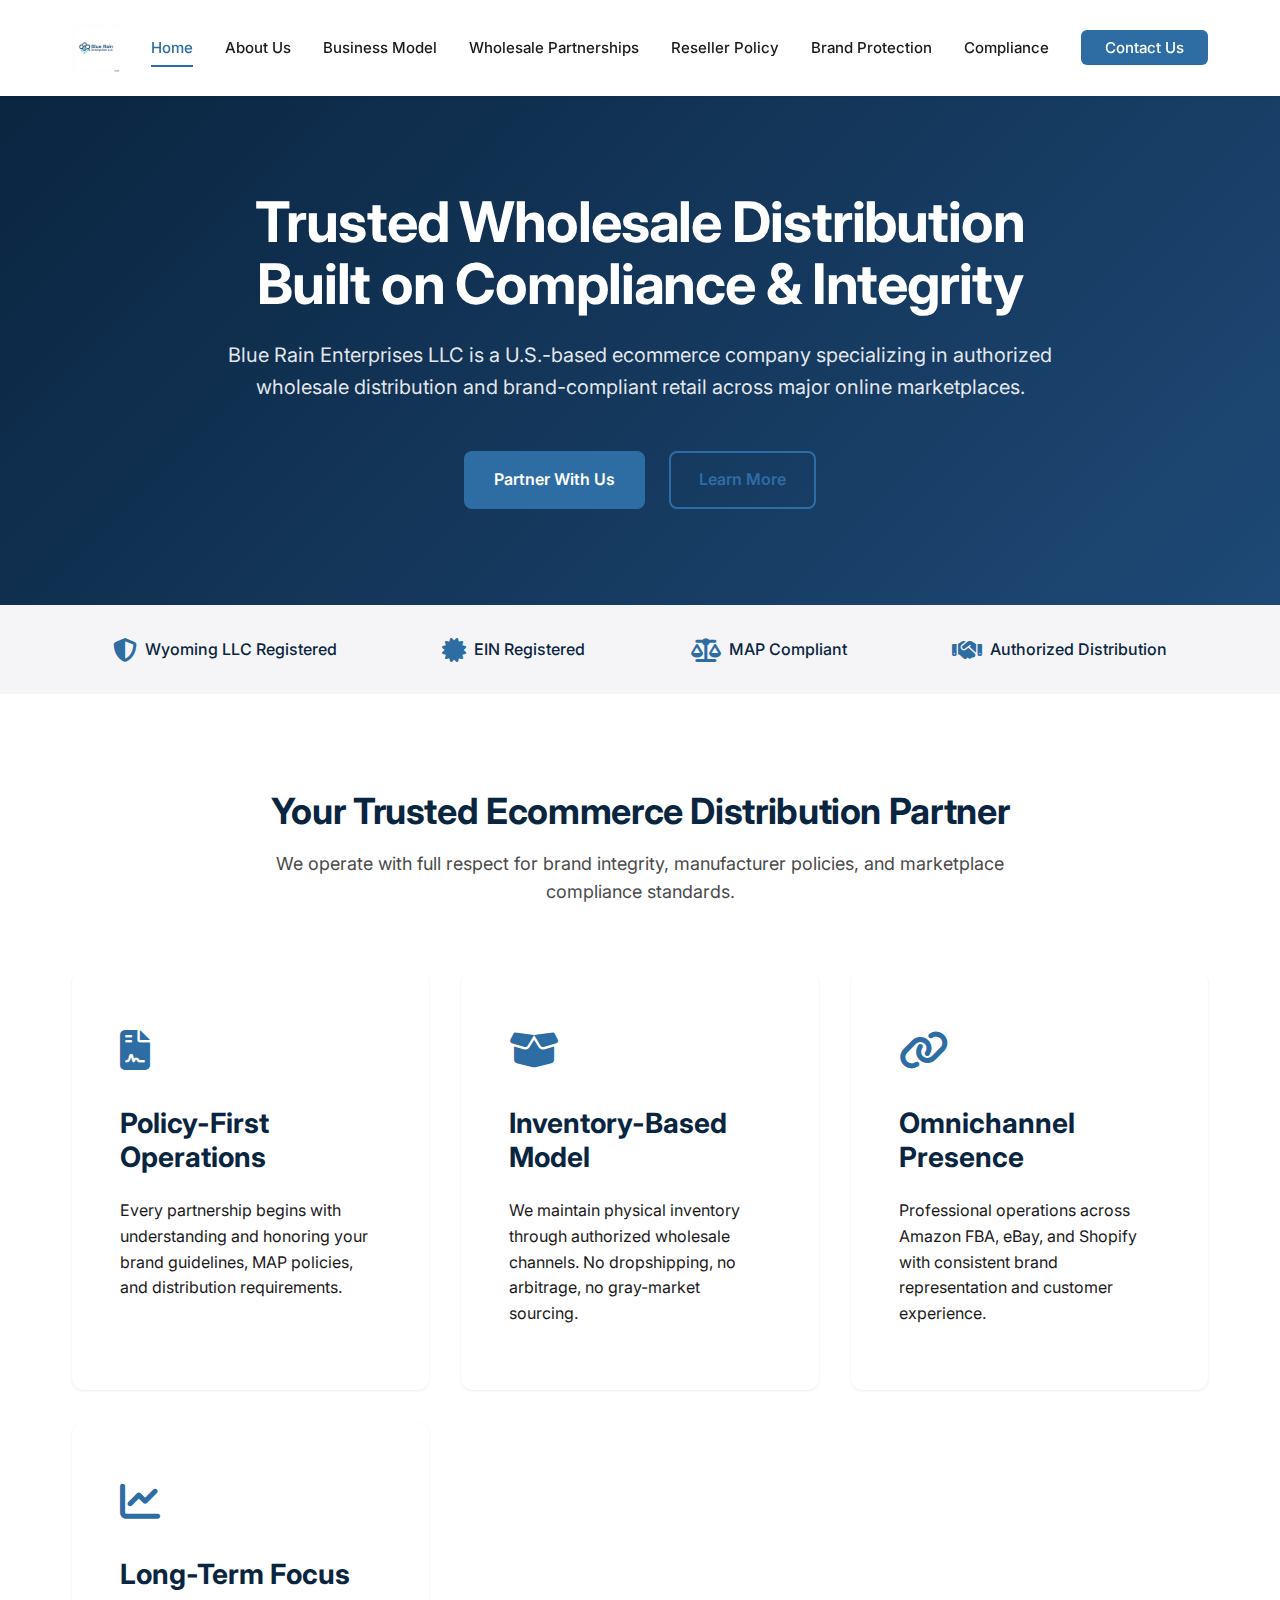
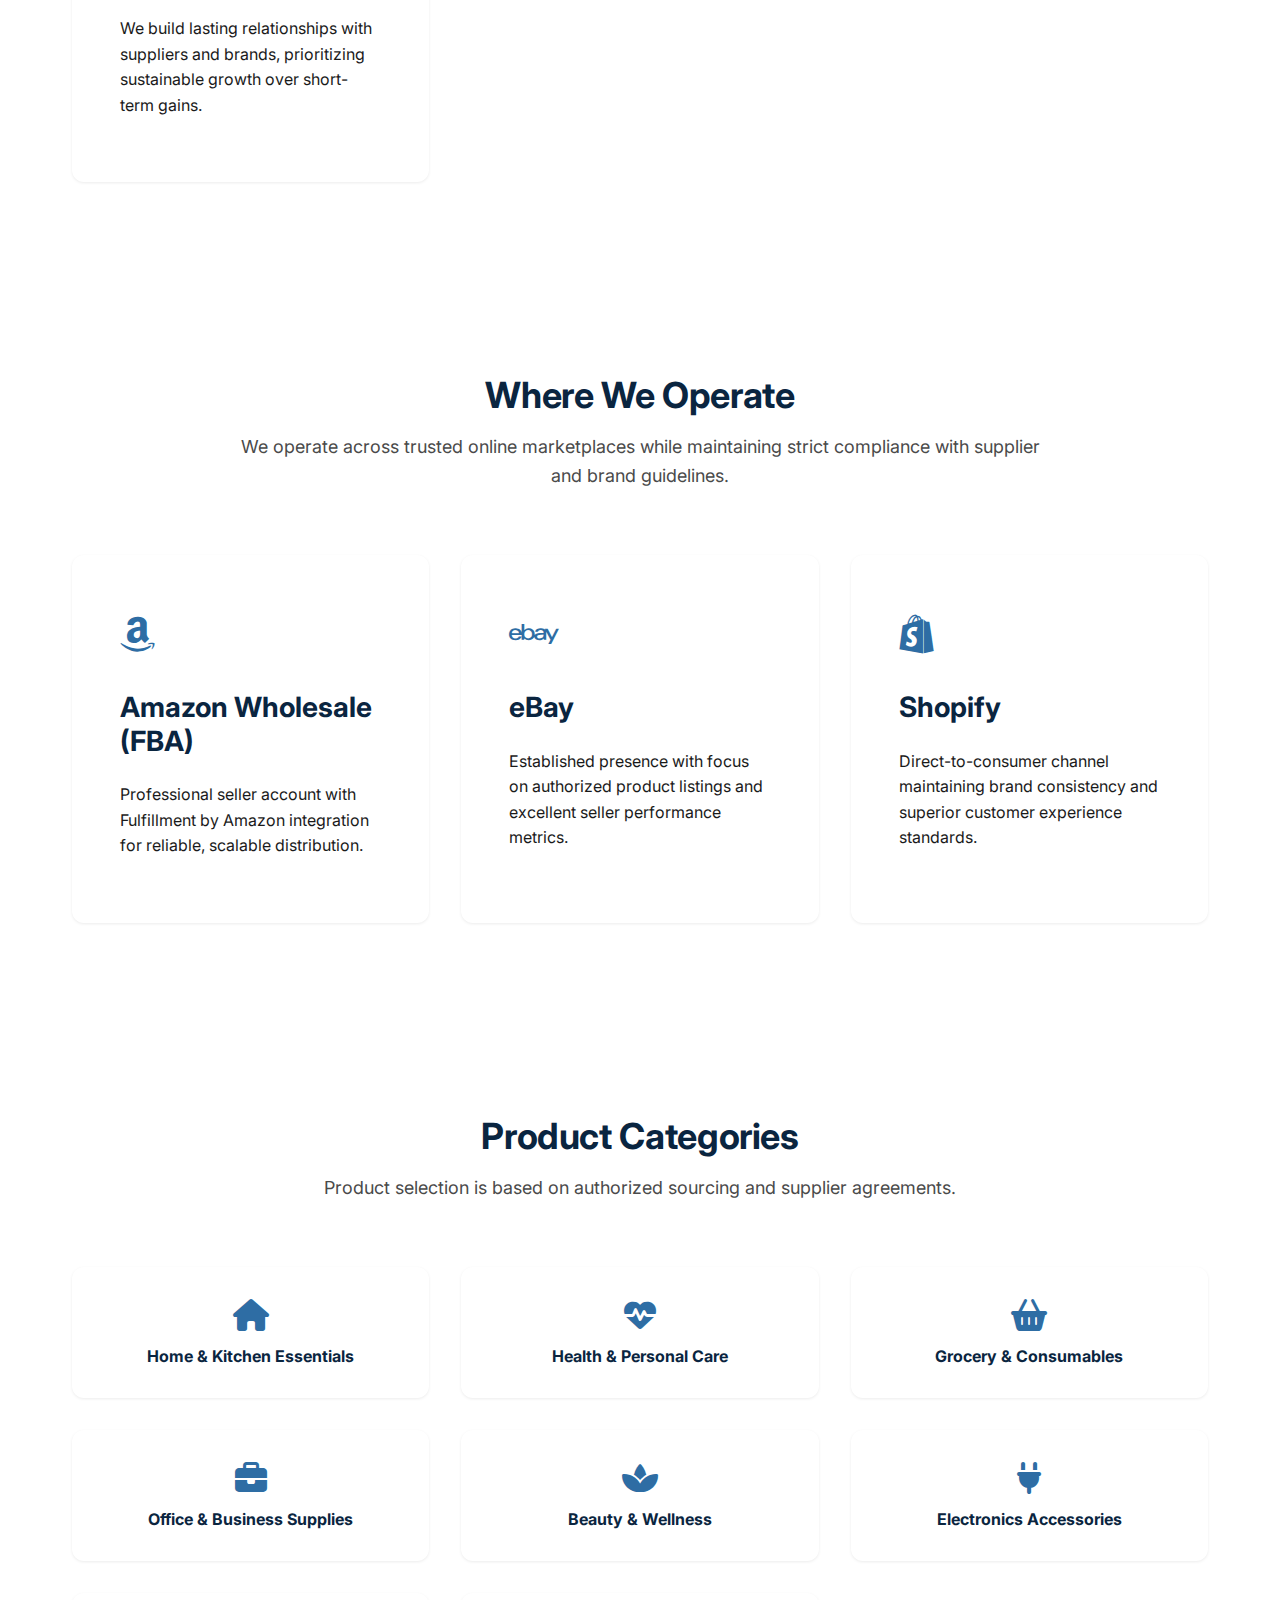
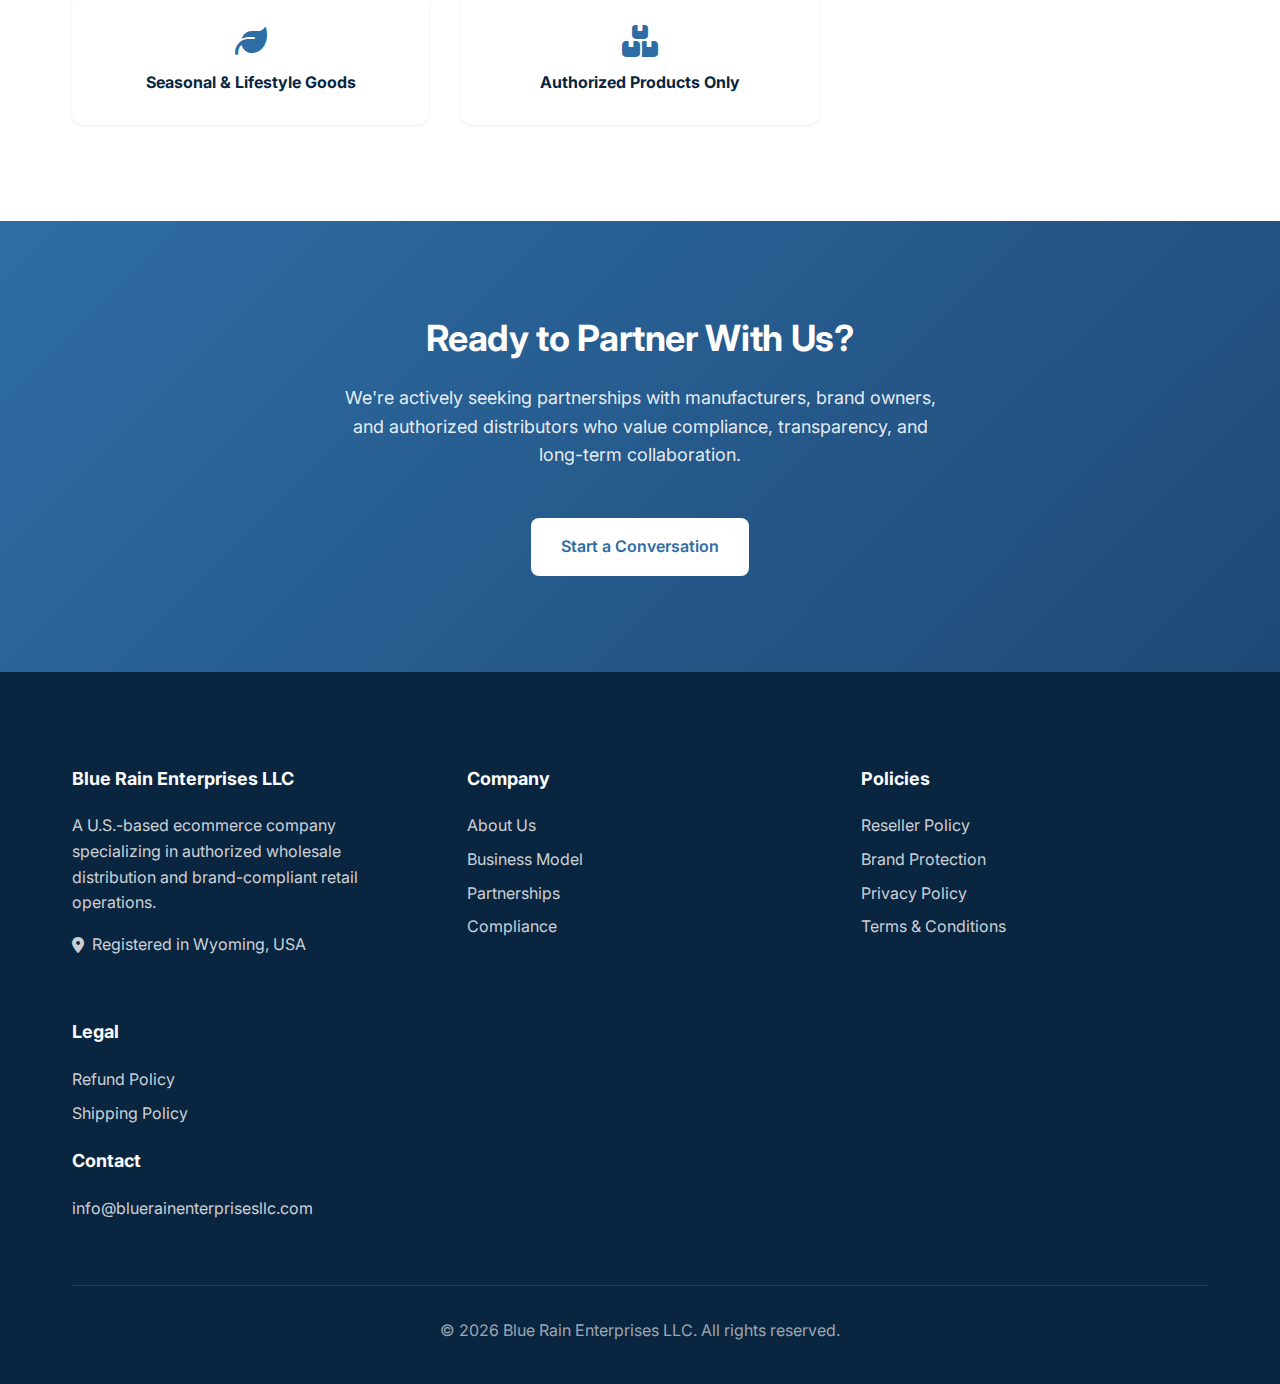
<file: index.html>
<!DOCTYPE html>
<html lang="en">
<head>
    <meta charset="UTF-8">
    <meta name="viewport" content="width=device-width, initial-scale=1.0">
    <meta name="description" content="Blue Rain Enterprises LLC - U.S.-based authorized wholesale distributor specializing in compliant ecommerce operations across Amazon, eBay, and Shopify.">
    <title>Blue Rain Enterprises LLC | Authorized Wholesale Distribution</title>
    <link rel="stylesheet" href="css/style.css">
    <link href="https://fonts.googleapis.com/css2?family=Inter:wght@300;400;500;600;700&display=swap" rel="stylesheet">
    <link rel="stylesheet" href="https://cdn.jsdelivr.net/npm/@fortawesome/fontawesome-free@6.4.0/css/all.min.css">
</head>
<body>
    <!-- Header & Navigation -->
    <header class="header">
        <div class="container">
            <nav class="nav">
                                <div class="logo">
                    <a href="index.html">
                        <img src="images/logo.png" alt="Blue Rain Enterprises LLC Logo" class="logo-img">
                    </a>
                </div>
                <button class="mobile-menu-toggle" aria-label="Toggle menu">
                    <span></span>
                    <span></span>
                    <span></span>
                </button>
                <ul class="nav-menu">
                    <li><a href="index.html" class="active">Home</a></li>
                    <li><a href="about.html">About Us</a></li>
                    <li><a href="business-model.html">Business Model</a></li>
                    <li><a href="wholesale-partnerships.html">Wholesale Partnerships</a></li>
                    <li><a href="authorized-reseller.html">Reseller Policy</a></li>
                    <li><a href="brand-protection.html">Brand Protection</a></li>
                    <li><a href="compliance.html">Compliance</a></li>
                    <li><a href="contact.html" class="cta-nav">Contact Us</a></li>
                </ul>
            </nav>
        </div>
    </header>

    <!-- Hero Section -->
    <section class="hero">
        <div class="container">
            <div class="hero-content">
                <h1 class="hero-title">Trusted Wholesale Distribution<br>Built on Compliance & Integrity</h1>
                <p class="hero-subtitle">Blue Rain Enterprises LLC is a U.S.-based ecommerce company specializing in authorized wholesale distribution and brand-compliant retail across major online marketplaces.</p>
                <div class="hero-cta">
                    <a href="wholesale-partnerships.html" class="btn btn-primary">Partner With Us</a>
                    <a href="about.html" class="btn btn-secondary">Learn More</a>
                </div>
            </div>
        </div>
    </section>

    <!-- Trust Bar -->
    <section class="trust-bar">
        <div class="container">
            <div class="trust-items">
                <div class="trust-item">
                    <i class="fas fa-shield-alt"></i>
                    <span>Wyoming LLC Registered</span>
                </div>
                <div class="trust-item">
                    <i class="fas fa-certificate"></i>
                    <span>EIN Registered</span>
                </div>
                <div class="trust-item">
                    <i class="fas fa-balance-scale"></i>
                    <span>MAP Compliant</span>
                </div>
                <div class="trust-item">
                    <i class="fas fa-handshake"></i>
                    <span>Authorized Distribution</span>
                </div>
            </div>
        </div>
    </section>

    <!-- Value Proposition -->
    <section class="value-section">
        <div class="container">
            <div class="section-header">
                <h2>Your Trusted Ecommerce Distribution Partner</h2>
                <p>We operate with full respect for brand integrity, manufacturer policies, and marketplace compliance standards.</p>
            </div>
            <div class="value-grid">
                <div class="value-card">
                    <div class="value-icon">
                        <i class="fas fa-file-contract"></i>
                    </div>
                    <h3>Policy-First Operations</h3>
                    <p>Every partnership begins with understanding and honoring your brand guidelines, MAP policies, and distribution requirements.</p>
                </div>
                <div class="value-card">
                    <div class="value-icon">
                        <i class="fas fa-box-open"></i>
                    </div>
                    <h3>Inventory-Based Model</h3>
                    <p>We maintain physical inventory through authorized wholesale channels. No dropshipping, no arbitrage, no gray-market sourcing.</p>
                </div>
                <div class="value-card">
                    <div class="value-icon">
                        <i class="fas fa-link"></i>
                    </div>
                    <h3>Omnichannel Presence</h3>
                    <p>Professional operations across Amazon FBA, eBay, and Shopify with consistent brand representation and customer experience.</p>
                </div>
                <div class="value-card">
                    <div class="value-icon">
                        <i class="fas fa-chart-line"></i>
                    </div>
                    <h3>Long-Term Focus</h3>
                    <p>We build lasting relationships with suppliers and brands, prioritizing sustainable growth over short-term gains.</p>
                </div>
            </div>
        </div>
    </section>

    <!-- Marketplaces Section -->
    <section class="marketplaces-section">
        <div class="container">
            <div class="section-header">
                <h2>Where We Operate</h2>
                <p>We operate across trusted online marketplaces while maintaining strict compliance with supplier and brand guidelines.</p>
            </div>
            <div class="marketplaces-grid">
                <div class="marketplace-card">
                    <div class="marketplace-logo">
                        <i class="fab fa-amazon"></i>
                    </div>
                    <h3>Amazon Wholesale (FBA)</h3>
                    <p>Professional seller account with Fulfillment by Amazon integration for reliable, scalable distribution.</p>
                </div>
                <div class="marketplace-card">
                    <div class="marketplace-logo">
                        <i class="fab fa-ebay"></i>
                    </div>
                    <h3>eBay</h3>
                    <p>Established presence with focus on authorized product listings and excellent seller performance metrics.</p>
                </div>
                <div class="marketplace-card">
                    <div class="marketplace-logo">
                        <i class="fab fa-shopify"></i>
                    </div>
                    <h3>Shopify</h3>
                    <p>Direct-to-consumer channel maintaining brand consistency and superior customer experience standards.</p>
                </div>
            </div>
        </div>
    </section>

    <!-- Categories Section -->
    <section class="categories-section">
        <div class="container">
            <div class="section-header">
                <h2>Product Categories</h2>
                <p>Product selection is based on authorized sourcing and supplier agreements.</p>
            </div>
            <div class="categories-grid">
                <div class="category-card">
                    <i class="fas fa-home"></i>
                    <h4>Home & Kitchen Essentials</h4>
                </div>
                <div class="category-card">
                    <i class="fas fa-heartbeat"></i>
                    <h4>Health & Personal Care</h4>
                </div>
                <div class="category-card">
                    <i class="fas fa-shopping-basket"></i>
                    <h4>Grocery & Consumables</h4>
                </div>
                <div class="category-card">
                    <i class="fas fa-briefcase"></i>
                    <h4>Office & Business Supplies</h4>
                </div>
                <div class="category-card">
                    <i class="fas fa-spa"></i>
                    <h4>Beauty & Wellness</h4>
                </div>
                <div class="category-card">
                    <i class="fas fa-plug"></i>
                    <h4>Electronics Accessories</h4>
                </div>
                <div class="category-card">
                    <i class="fas fa-leaf"></i>
                    <h4>Seasonal & Lifestyle Goods</h4>
                </div>
                <div class="category-card">
                    <i class="fas fa-boxes"></i>
                    <h4>Authorized Products Only</h4>
                </div>
            </div>
        </div>
    </section>

    <!-- CTA Section -->
    <section class="cta-section">
        <div class="container">
            <div class="cta-content">
                <h2>Ready to Partner With Us?</h2>
                <p>We're actively seeking partnerships with manufacturers, brand owners, and authorized distributors who value compliance, transparency, and long-term collaboration.</p>
                <a href="contact.html" class="btn btn-light">Start a Conversation</a>
            </div>
        </div>
    </section>

    <!-- Footer -->
    <footer class="footer">
        <div class="container">
            <div class="footer-grid">
                <div class="footer-col">
                    <h4>Blue Rain Enterprises LLC</h4>
                    <p>A U.S.-based ecommerce company specializing in authorized wholesale distribution and brand-compliant retail operations.</p>
                    <p class="footer-location">
                        <i class="fas fa-map-marker-alt"></i>
                        Registered in Wyoming, USA
                    </p>
                </div>
                <div class="footer-col">
                    <h4>Company</h4>
                    <ul>
                        <li><a href="about.html">About Us</a></li>
                        <li><a href="business-model.html">Business Model</a></li>
                        <li><a href="wholesale-partnerships.html">Partnerships</a></li>
                        <li><a href="compliance.html">Compliance</a></li>
                    </ul>
                </div>
                <div class="footer-col">
                    <h4>Policies</h4>
                    <ul>
                        <li><a href="authorized-reseller.html">Reseller Policy</a></li>
                        <li><a href="brand-protection.html">Brand Protection</a></li>
                        <li><a href="privacy-policy.html">Privacy Policy</a></li>
                        <li><a href="terms.html">Terms & Conditions</a></li>
                    </ul>
                </div>
                <div class="footer-col">
                    <h4>Legal</h4>
                    <ul>
                        <li><a href="refund-policy.html">Refund Policy</a></li>
                        <li><a href="shipping-policy.html">Shipping Policy</a></li>
                    </ul>
                    <h4 style="margin-top: 1.5rem;">Contact</h4>
                    <p><a href="mailto:info@bluerainenterprisesllc.com">info@bluerainenterprisesllc.com</a></p>
                </div>
            </div>
            <div class="footer-bottom">
                <p>&copy; 2026 Blue Rain Enterprises LLC. All rights reserved.</p>
            </div>
        </div>
    </footer>

    <script src="js/main.js"></script>
</body>
</html>
</file>
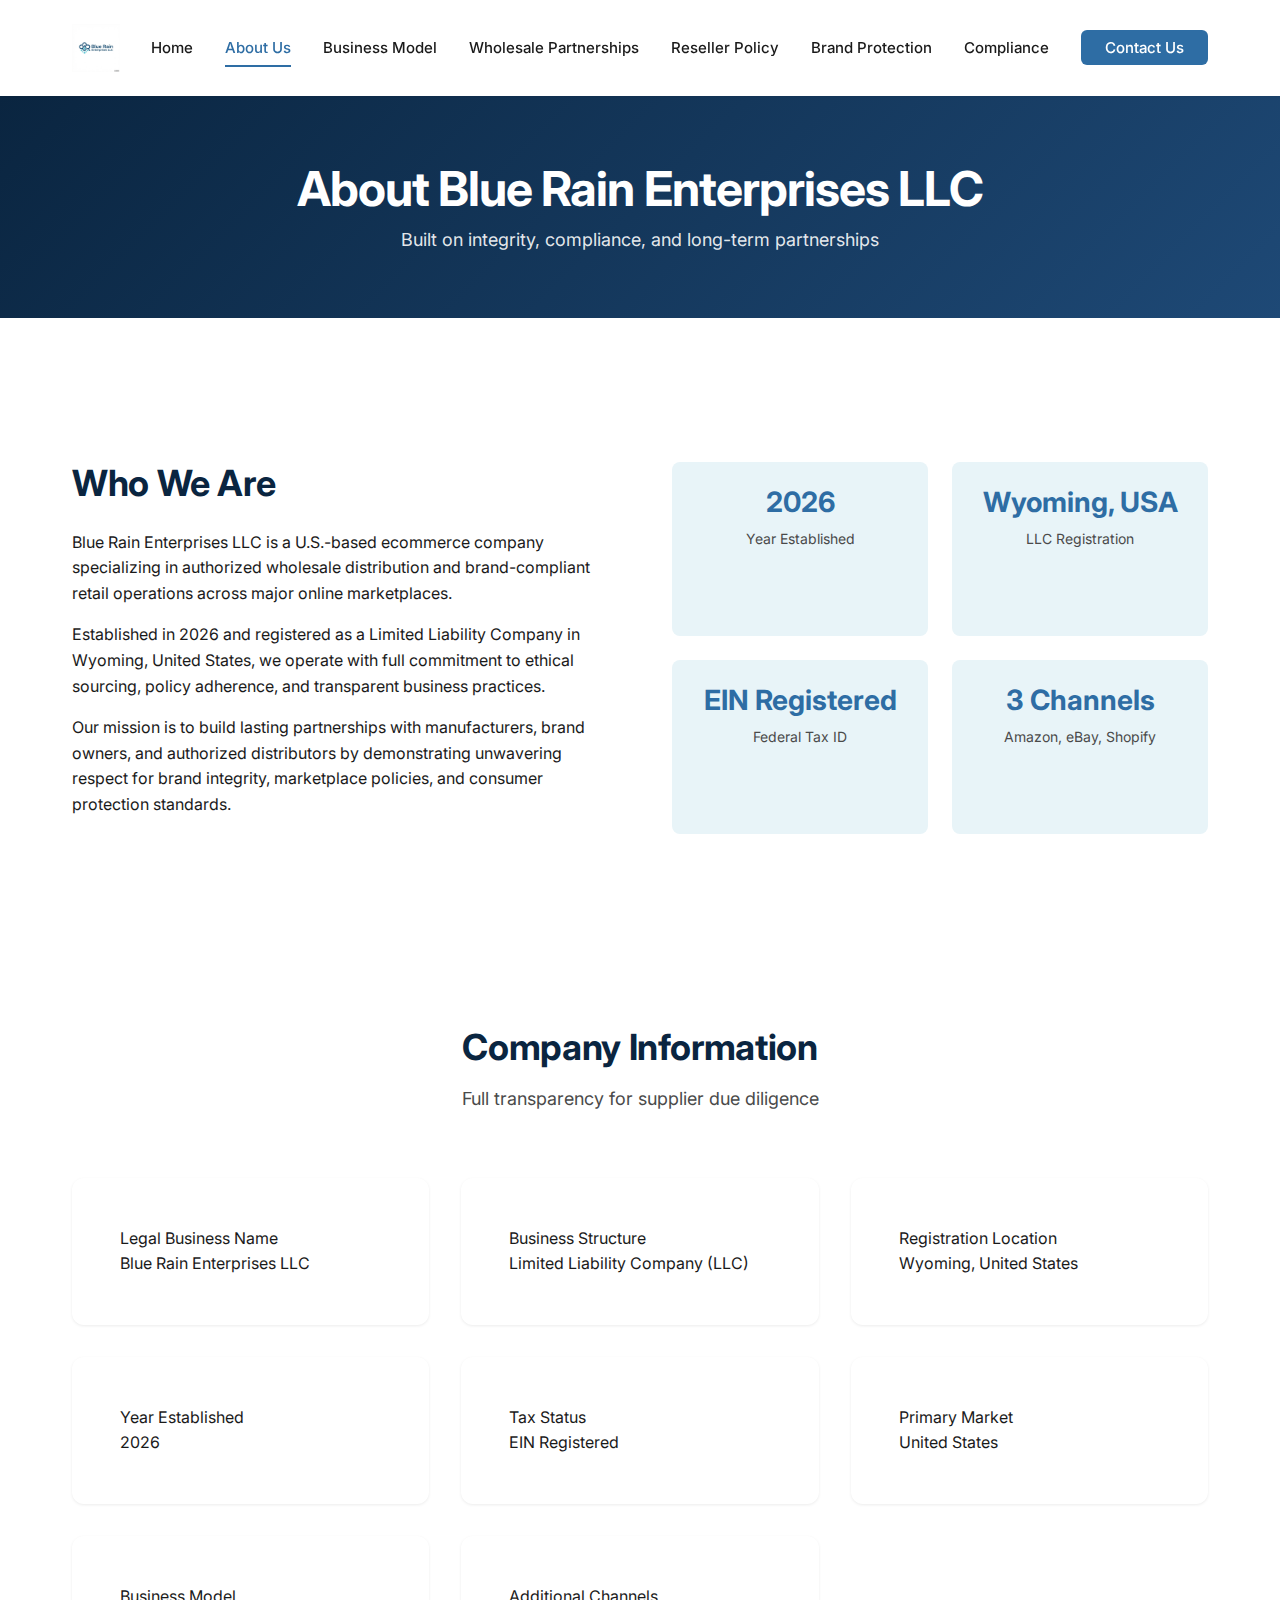
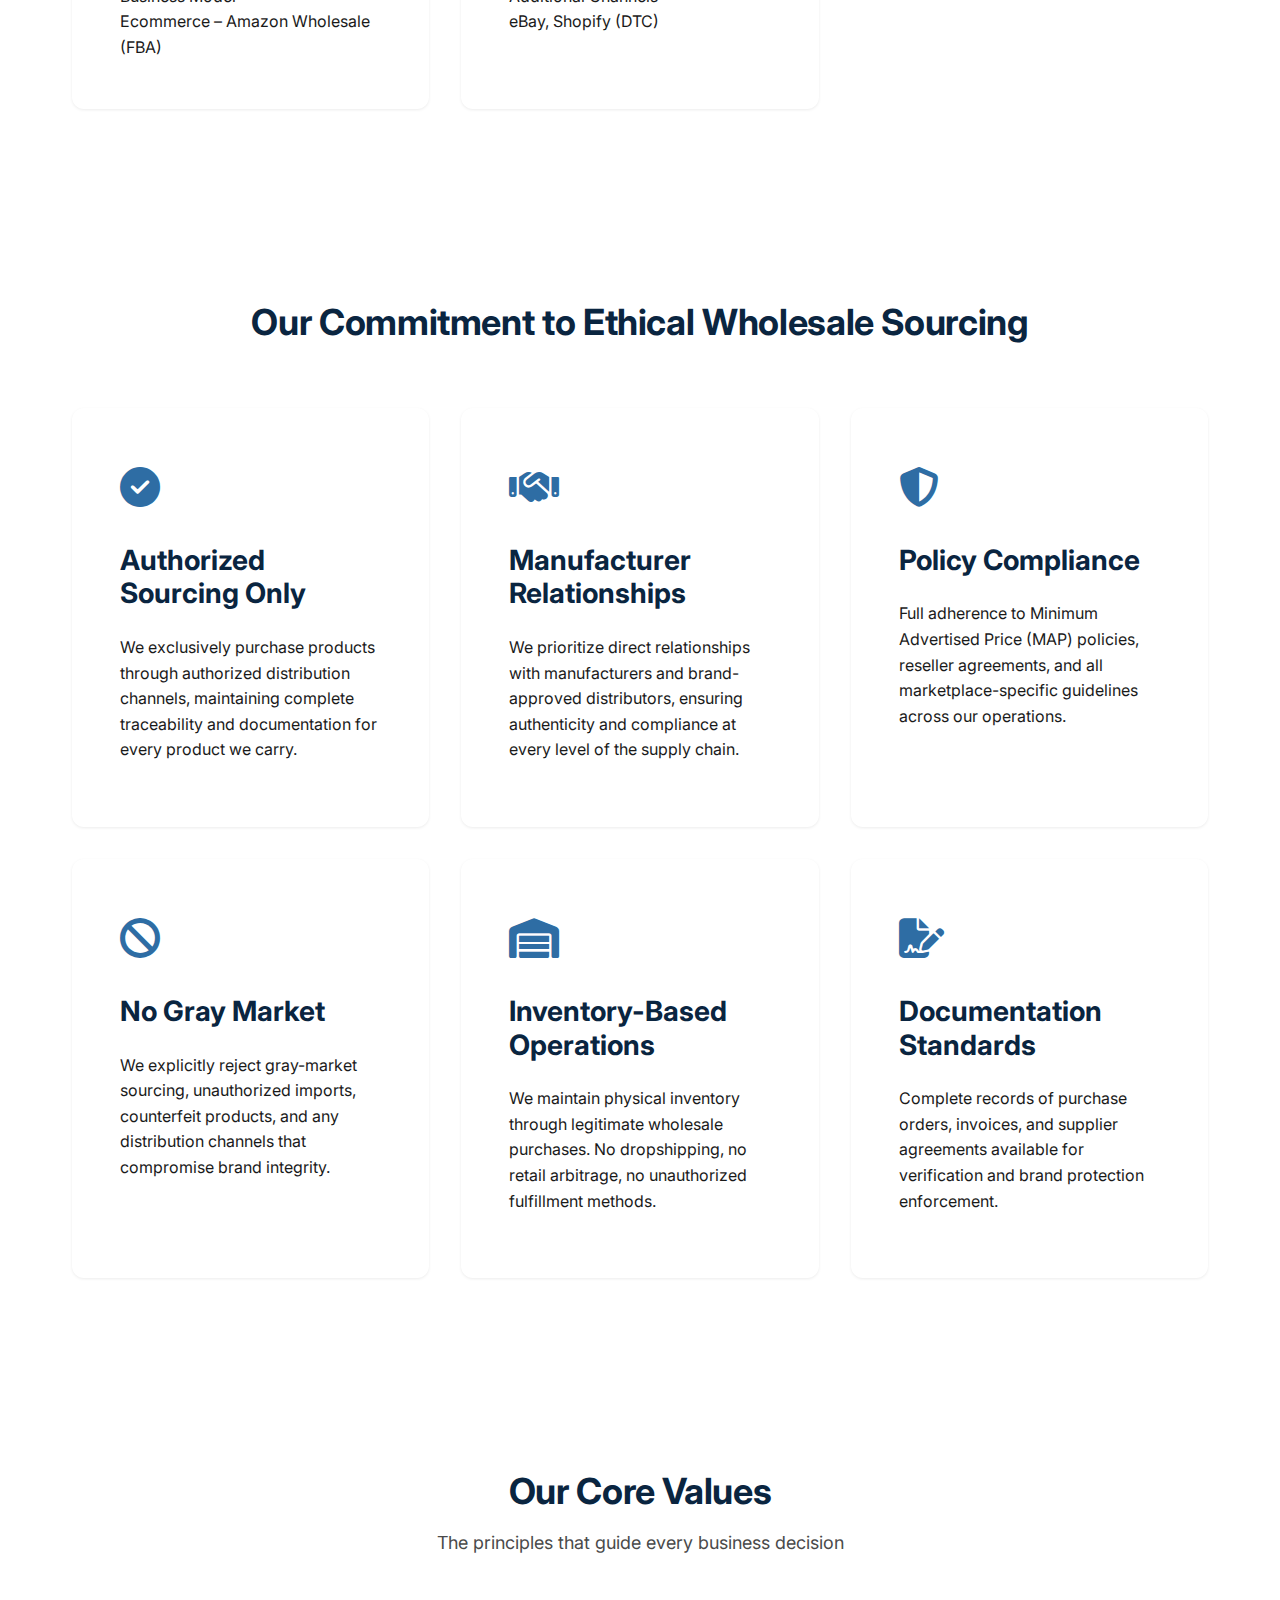
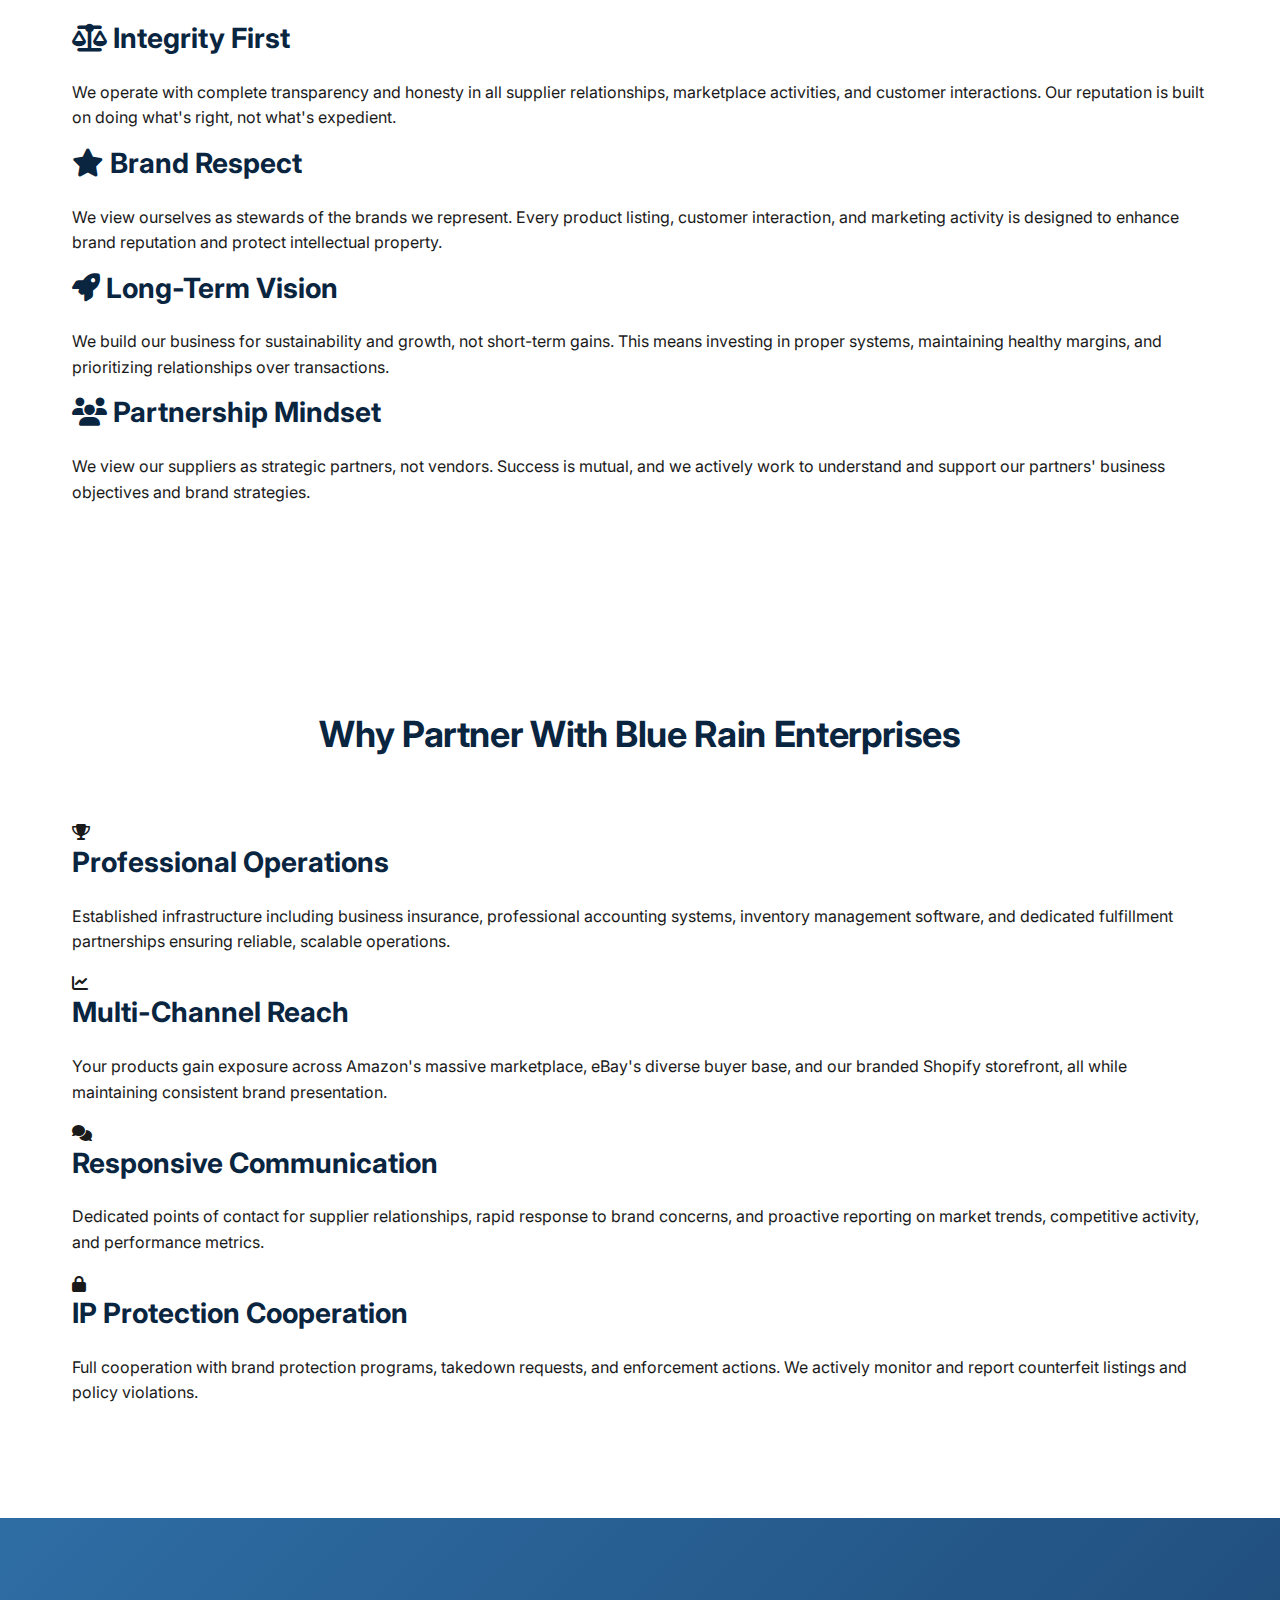
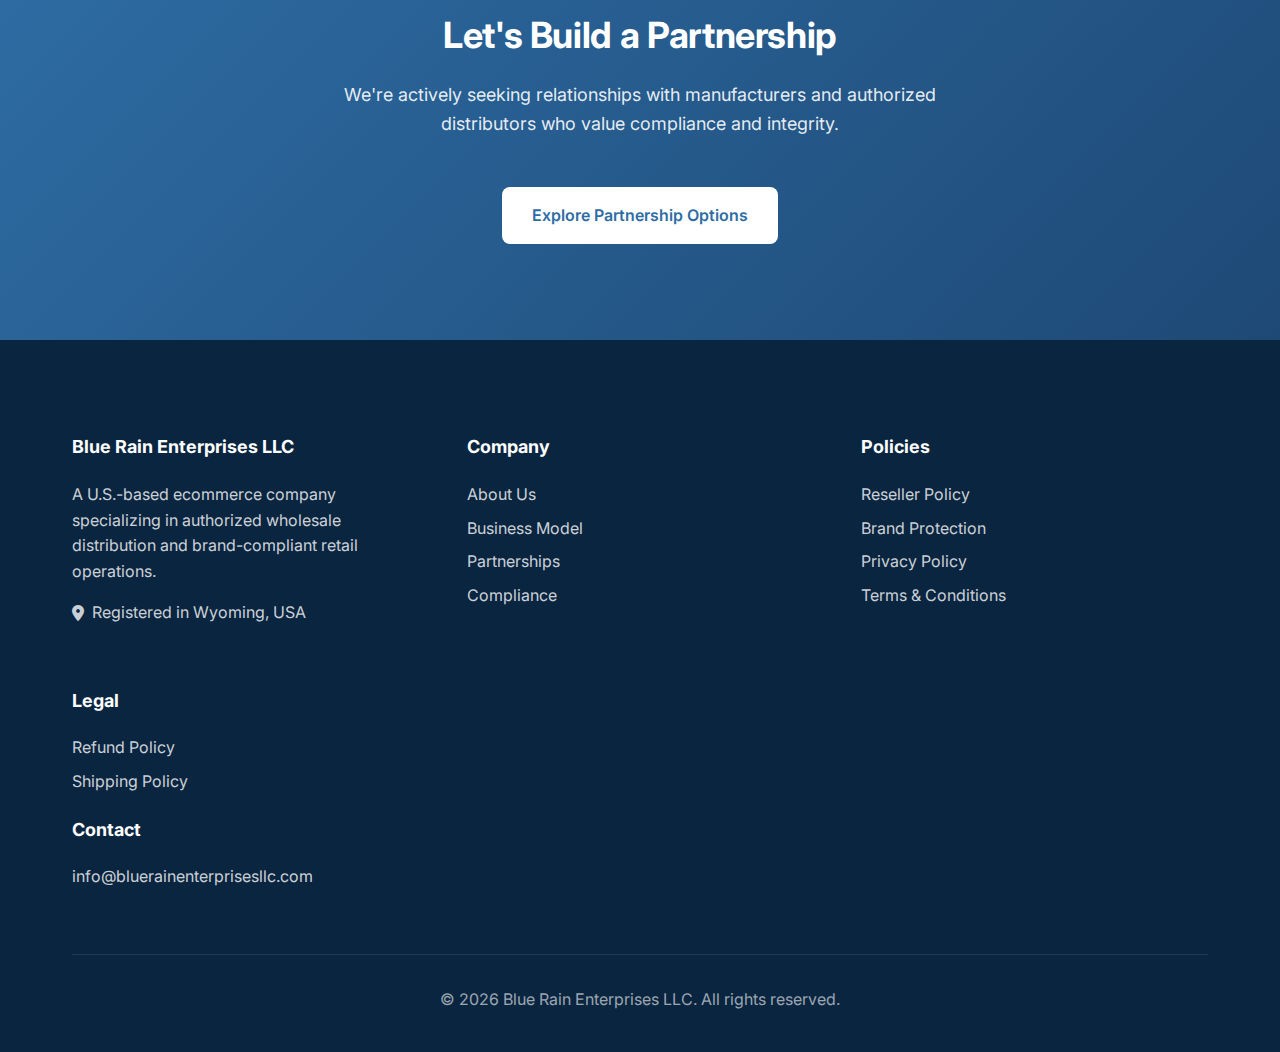
<file: about.html>
<!DOCTYPE html>
<html lang="en">
<head>
    <meta charset="UTF-8">
    <meta name="viewport" content="width=device-width, initial-scale=1.0">
    <meta name="description" content="Learn about Blue Rain Enterprises LLC - Wyoming-registered ecommerce company committed to ethical wholesale sourcing and authorized distribution.">
    <title>About Us | Blue Rain Enterprises LLC</title>
    <link rel="stylesheet" href="css/style.css">
    <link href="https://fonts.googleapis.com/css2?family=Inter:wght@300;400;500;600;700&display=swap" rel="stylesheet">
    <link rel="stylesheet" href="https://cdn.jsdelivr.net/npm/@fortawesome/fontawesome-free@6.4.0/css/all.min.css">
</head>
<body>
    <!-- Header & Navigation -->
    <header class="header">
        <div class="container">
            <nav class="nav">
                                <div class="logo">
                    <a href="index.html">
                        <img src="images/logo.png" alt="Blue Rain Enterprises LLC Logo" class="logo-img">
                    </a>
                </div>
                <button class="mobile-menu-toggle" aria-label="Toggle menu">
                    <span></span>
                    <span></span>
                    <span></span>
                </button>
                <ul class="nav-menu">
                    <li><a href="index.html">Home</a></li>
                    <li><a href="about.html" class="active">About Us</a></li>
                    <li><a href="business-model.html">Business Model</a></li>
                    <li><a href="wholesale-partnerships.html">Wholesale Partnerships</a></li>
                    <li><a href="authorized-reseller.html">Reseller Policy</a></li>
                    <li><a href="brand-protection.html">Brand Protection</a></li>
                    <li><a href="compliance.html">Compliance</a></li>
                    <li><a href="contact.html" class="cta-nav">Contact Us</a></li>
                </ul>
            </nav>
        </div>
    </header>

    <!-- Page Header -->
    <section class="page-header">
        <div class="container">
            <h1>About Blue Rain Enterprises LLC</h1>
            <p>Built on integrity, compliance, and long-term partnerships</p>
        </div>
    </section>

    <!-- Company Overview -->
    <section class="content-section">
        <div class="container">
            <div class="content-two-col">
                <div class="content-text">
                    <h2>Who We Are</h2>
                    <p>Blue Rain Enterprises LLC is a U.S.-based ecommerce company specializing in authorized wholesale distribution and brand-compliant retail operations across major online marketplaces.</p>
                    <p>Established in 2026 and registered as a Limited Liability Company in Wyoming, United States, we operate with full commitment to ethical sourcing, policy adherence, and transparent business practices.</p>
                    <p>Our mission is to build lasting partnerships with manufacturers, brand owners, and authorized distributors by demonstrating unwavering respect for brand integrity, marketplace policies, and consumer protection standards.</p>
                </div>
                <div class="content-stats">
                    <div class="stat-card">
                        <h3>2026</h3>
                        <p>Year Established</p>
                    </div>
                    <div class="stat-card">
                        <h3>Wyoming, USA</h3>
                        <p>LLC Registration</p>
                    </div>
                    <div class="stat-card">
                        <h3>EIN Registered</h3>
                        <p>Federal Tax ID</p>
                    </div>
                    <div class="stat-card">
                        <h3>3 Channels</h3>
                        <p>Amazon, eBay, Shopify</p>
                    </div>
                </div>
            </div>
        </div>
    </section>

    <!-- Company Information -->
    <section class="info-section">
        <div class="container">
            <div class="section-header">
                <h2>Company Information</h2>
                <p>Full transparency for supplier due diligence</p>
            </div>
            <div class="info-grid">
                <div class="info-card">
                    <div class="info-label">Legal Business Name</div>
                    <div class="info-value">Blue Rain Enterprises LLC</div>
                </div>
                <div class="info-card">
                    <div class="info-label">Business Structure</div>
                    <div class="info-value">Limited Liability Company (LLC)</div>
                </div>
                <div class="info-card">
                    <div class="info-label">Registration Location</div>
                    <div class="info-value">Wyoming, United States</div>
                </div>
                <div class="info-card">
                    <div class="info-label">Year Established</div>
                    <div class="info-value">2026</div>
                </div>
                <div class="info-card">
                    <div class="info-label">Tax Status</div>
                    <div class="info-value">EIN Registered</div>
                </div>
                <div class="info-card">
                    <div class="info-label">Primary Market</div>
                    <div class="info-value">United States</div>
                </div>
                <div class="info-card">
                    <div class="info-label">Business Model</div>
                    <div class="info-value">Ecommerce – Amazon Wholesale (FBA)</div>
                </div>
                <div class="info-card">
                    <div class="info-label">Additional Channels</div>
                    <div class="info-value">eBay, Shopify (DTC)</div>
                </div>
            </div>
        </div>
    </section>

    <!-- Our Commitment -->
    <section class="commitment-section">
        <div class="container">
            <div class="section-header">
                <h2>Our Commitment to Ethical Wholesale Sourcing</h2>
            </div>
            <div class="commitment-grid">
                <div class="commitment-card">
                    <div class="commitment-icon">
                        <i class="fas fa-check-circle"></i>
                    </div>
                    <h3>Authorized Sourcing Only</h3>
                    <p>We exclusively purchase products through authorized distribution channels, maintaining complete traceability and documentation for every product we carry.</p>
                </div>
                <div class="commitment-card">
                    <div class="commitment-icon">
                        <i class="fas fa-handshake"></i>
                    </div>
                    <h3>Manufacturer Relationships</h3>
                    <p>We prioritize direct relationships with manufacturers and brand-approved distributors, ensuring authenticity and compliance at every level of the supply chain.</p>
                </div>
                <div class="commitment-card">
                    <div class="commitment-icon">
                        <i class="fas fa-shield-alt"></i>
                    </div>
                    <h3>Policy Compliance</h3>
                    <p>Full adherence to Minimum Advertised Price (MAP) policies, reseller agreements, and all marketplace-specific guidelines across our operations.</p>
                </div>
                <div class="commitment-card">
                    <div class="commitment-icon">
                        <i class="fas fa-ban"></i>
                    </div>
                    <h3>No Gray Market</h3>
                    <p>We explicitly reject gray-market sourcing, unauthorized imports, counterfeit products, and any distribution channels that compromise brand integrity.</p>
                </div>
                <div class="commitment-card">
                    <div class="commitment-icon">
                        <i class="fas fa-warehouse"></i>
                    </div>
                    <h3>Inventory-Based Operations</h3>
                    <p>We maintain physical inventory through legitimate wholesale purchases. No dropshipping, no retail arbitrage, no unauthorized fulfillment methods.</p>
                </div>
                <div class="commitment-card">
                    <div class="commitment-icon">
                        <i class="fas fa-file-signature"></i>
                    </div>
                    <h3>Documentation Standards</h3>
                    <p>Complete records of purchase orders, invoices, and supplier agreements available for verification and brand protection enforcement.</p>
                </div>
            </div>
        </div>
    </section>

    <!-- Core Values -->
    <section class="values-section">
        <div class="container">
            <div class="section-header">
                <h2>Our Core Values</h2>
                <p>The principles that guide every business decision</p>
            </div>
            <div class="values-content">
                <div class="value-item">
                    <h3><i class="fas fa-balance-scale"></i> Integrity First</h3>
                    <p>We operate with complete transparency and honesty in all supplier relationships, marketplace activities, and customer interactions. Our reputation is built on doing what's right, not what's expedient.</p>
                </div>
                <div class="value-item">
                    <h3><i class="fas fa-star"></i> Brand Respect</h3>
                    <p>We view ourselves as stewards of the brands we represent. Every product listing, customer interaction, and marketing activity is designed to enhance brand reputation and protect intellectual property.</p>
                </div>
                <div class="value-item">
                    <h3><i class="fas fa-rocket"></i> Long-Term Vision</h3>
                    <p>We build our business for sustainability and growth, not short-term gains. This means investing in proper systems, maintaining healthy margins, and prioritizing relationships over transactions.</p>
                </div>
                <div class="value-item">
                    <h3><i class="fas fa-users"></i> Partnership Mindset</h3>
                    <p>We view our suppliers as strategic partners, not vendors. Success is mutual, and we actively work to understand and support our partners' business objectives and brand strategies.</p>
                </div>
            </div>
        </div>
    </section>

    <!-- Why Partner With Us -->
    <section class="why-partner-section">
        <div class="container">
            <div class="section-header">
                <h2>Why Partner With Blue Rain Enterprises</h2>
            </div>
            <div class="partner-benefits">
                <div class="benefit-row">
                    <div class="benefit-icon">
                        <i class="fas fa-trophy"></i>
                    </div>
                    <div class="benefit-content">
                        <h3>Professional Operations</h3>
                        <p>Established infrastructure including business insurance, professional accounting systems, inventory management software, and dedicated fulfillment partnerships ensuring reliable, scalable operations.</p>
                    </div>
                </div>
                <div class="benefit-row">
                    <div class="benefit-icon">
                        <i class="fas fa-chart-line"></i>
                    </div>
                    <div class="benefit-content">
                        <h3>Multi-Channel Reach</h3>
                        <p>Your products gain exposure across Amazon's massive marketplace, eBay's diverse buyer base, and our branded Shopify storefront, all while maintaining consistent brand presentation.</p>
                    </div>
                </div>
                <div class="benefit-row">
                    <div class="benefit-icon">
                        <i class="fas fa-comments"></i>
                    </div>
                    <div class="benefit-content">
                        <h3>Responsive Communication</h3>
                        <p>Dedicated points of contact for supplier relationships, rapid response to brand concerns, and proactive reporting on market trends, competitive activity, and performance metrics.</p>
                    </div>
                </div>
                <div class="benefit-row">
                    <div class="benefit-icon">
                        <i class="fas fa-lock"></i>
                    </div>
                    <div class="benefit-content">
                        <h3>IP Protection Cooperation</h3>
                        <p>Full cooperation with brand protection programs, takedown requests, and enforcement actions. We actively monitor and report counterfeit listings and policy violations.</p>
                    </div>
                </div>
            </div>
        </div>
    </section>

    <!-- CTA Section -->
    <section class="cta-section">
        <div class="container">
            <div class="cta-content">
                <h2>Let's Build a Partnership</h2>
                <p>We're actively seeking relationships with manufacturers and authorized distributors who value compliance and integrity.</p>
                <a href="wholesale-partnerships.html" class="btn btn-light">Explore Partnership Options</a>
            </div>
        </div>
    </section>

    <!-- Footer -->
    <footer class="footer">
        <div class="container">
            <div class="footer-grid">
                <div class="footer-col">
                    <h4>Blue Rain Enterprises LLC</h4>
                    <p>A U.S.-based ecommerce company specializing in authorized wholesale distribution and brand-compliant retail operations.</p>
                    <p class="footer-location">
                        <i class="fas fa-map-marker-alt"></i>
                        Registered in Wyoming, USA
                    </p>
                </div>
                <div class="footer-col">
                    <h4>Company</h4>
                    <ul>
                        <li><a href="about.html">About Us</a></li>
                        <li><a href="business-model.html">Business Model</a></li>
                        <li><a href="wholesale-partnerships.html">Partnerships</a></li>
                        <li><a href="compliance.html">Compliance</a></li>
                    </ul>
                </div>
                <div class="footer-col">
                    <h4>Policies</h4>
                    <ul>
                        <li><a href="authorized-reseller.html">Reseller Policy</a></li>
                        <li><a href="brand-protection.html">Brand Protection</a></li>
                        <li><a href="privacy-policy.html">Privacy Policy</a></li>
                        <li><a href="terms.html">Terms & Conditions</a></li>
                    </ul>
                </div>
                <div class="footer-col">
                    <h4>Legal</h4>
                    <ul>
                        <li><a href="refund-policy.html">Refund Policy</a></li>
                        <li><a href="shipping-policy.html">Shipping Policy</a></li>
                    </ul>
                    <h4 style="margin-top: 1.5rem;">Contact</h4>
                    <p><a href="mailto:info@bluerainenterprisesllc.com">info@bluerainenterprisesllc.com</a></p>
                </div>
            </div>
            <div class="footer-bottom">
                <p>&copy; 2026 Blue Rain Enterprises LLC. All rights reserved.</p>
            </div>
        </div>
    </footer>

    <script src="js/main.js"></script>
</body>
</html>
</file>
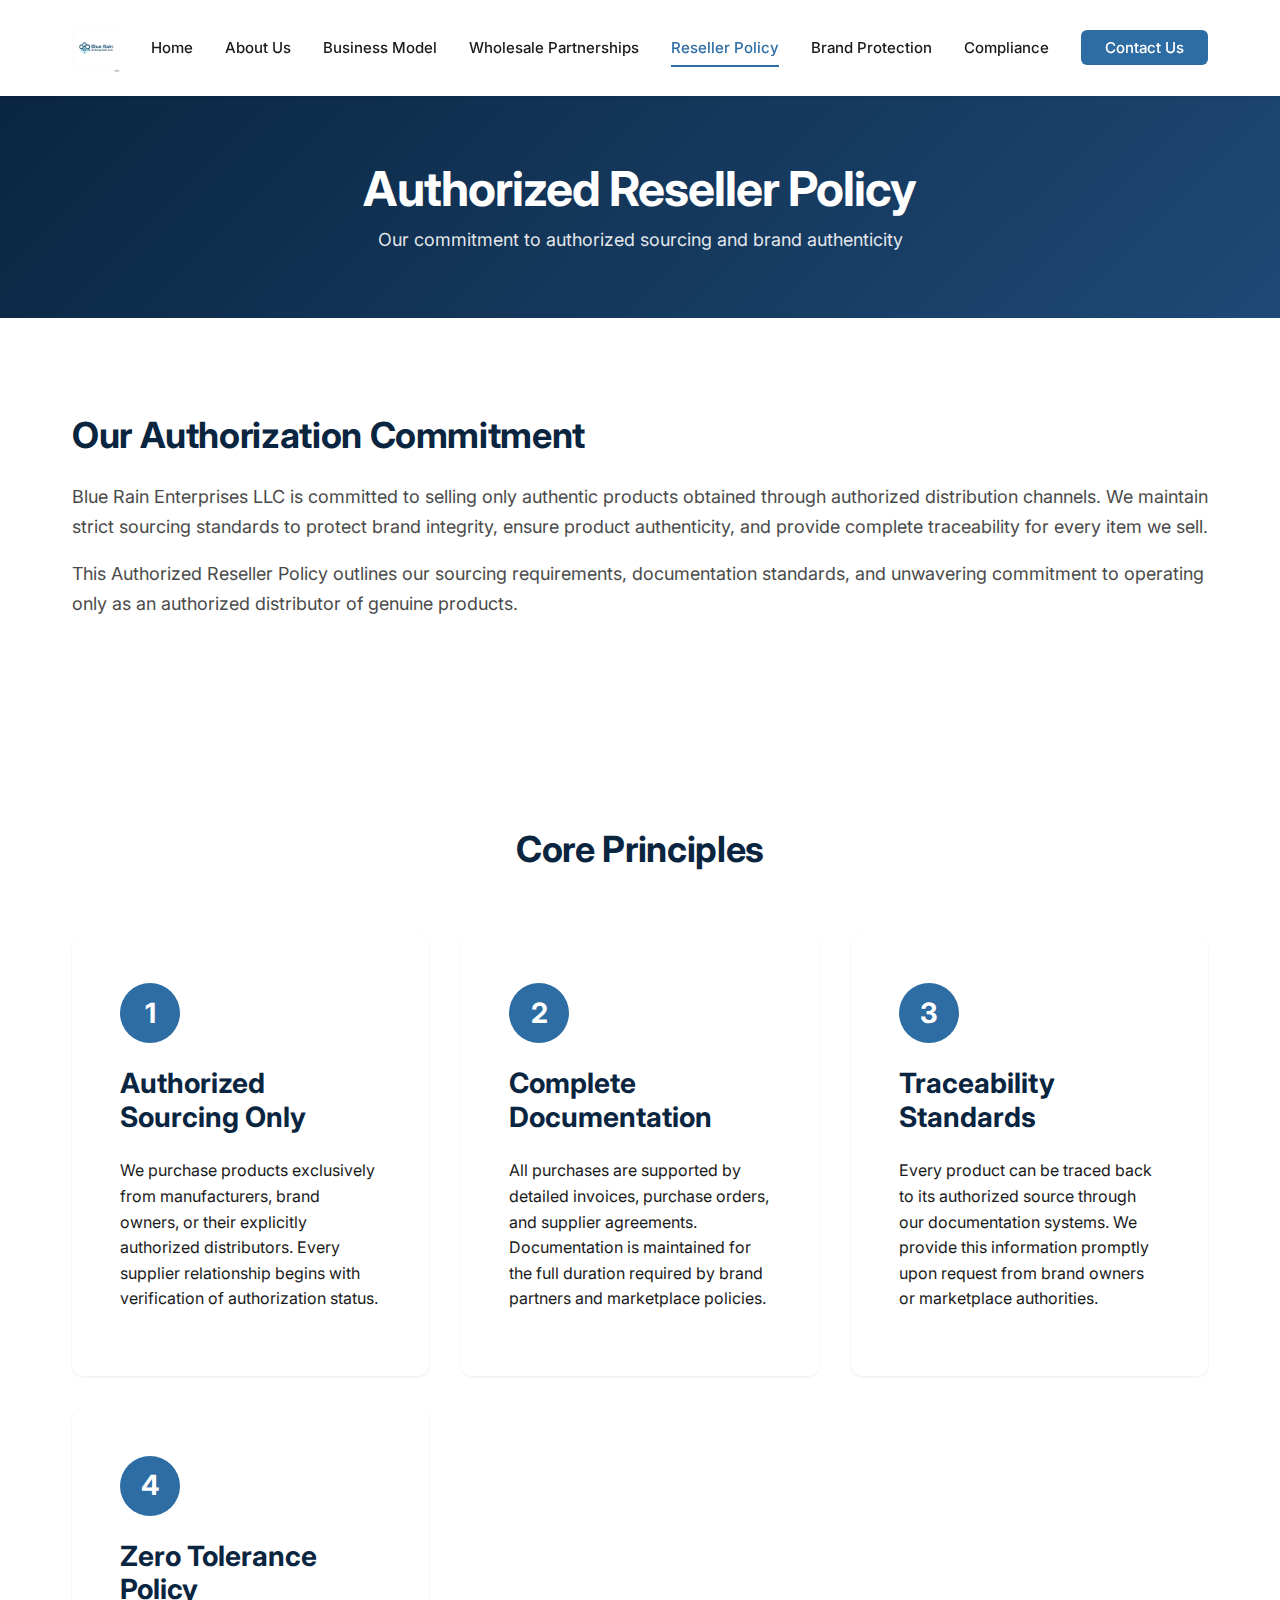
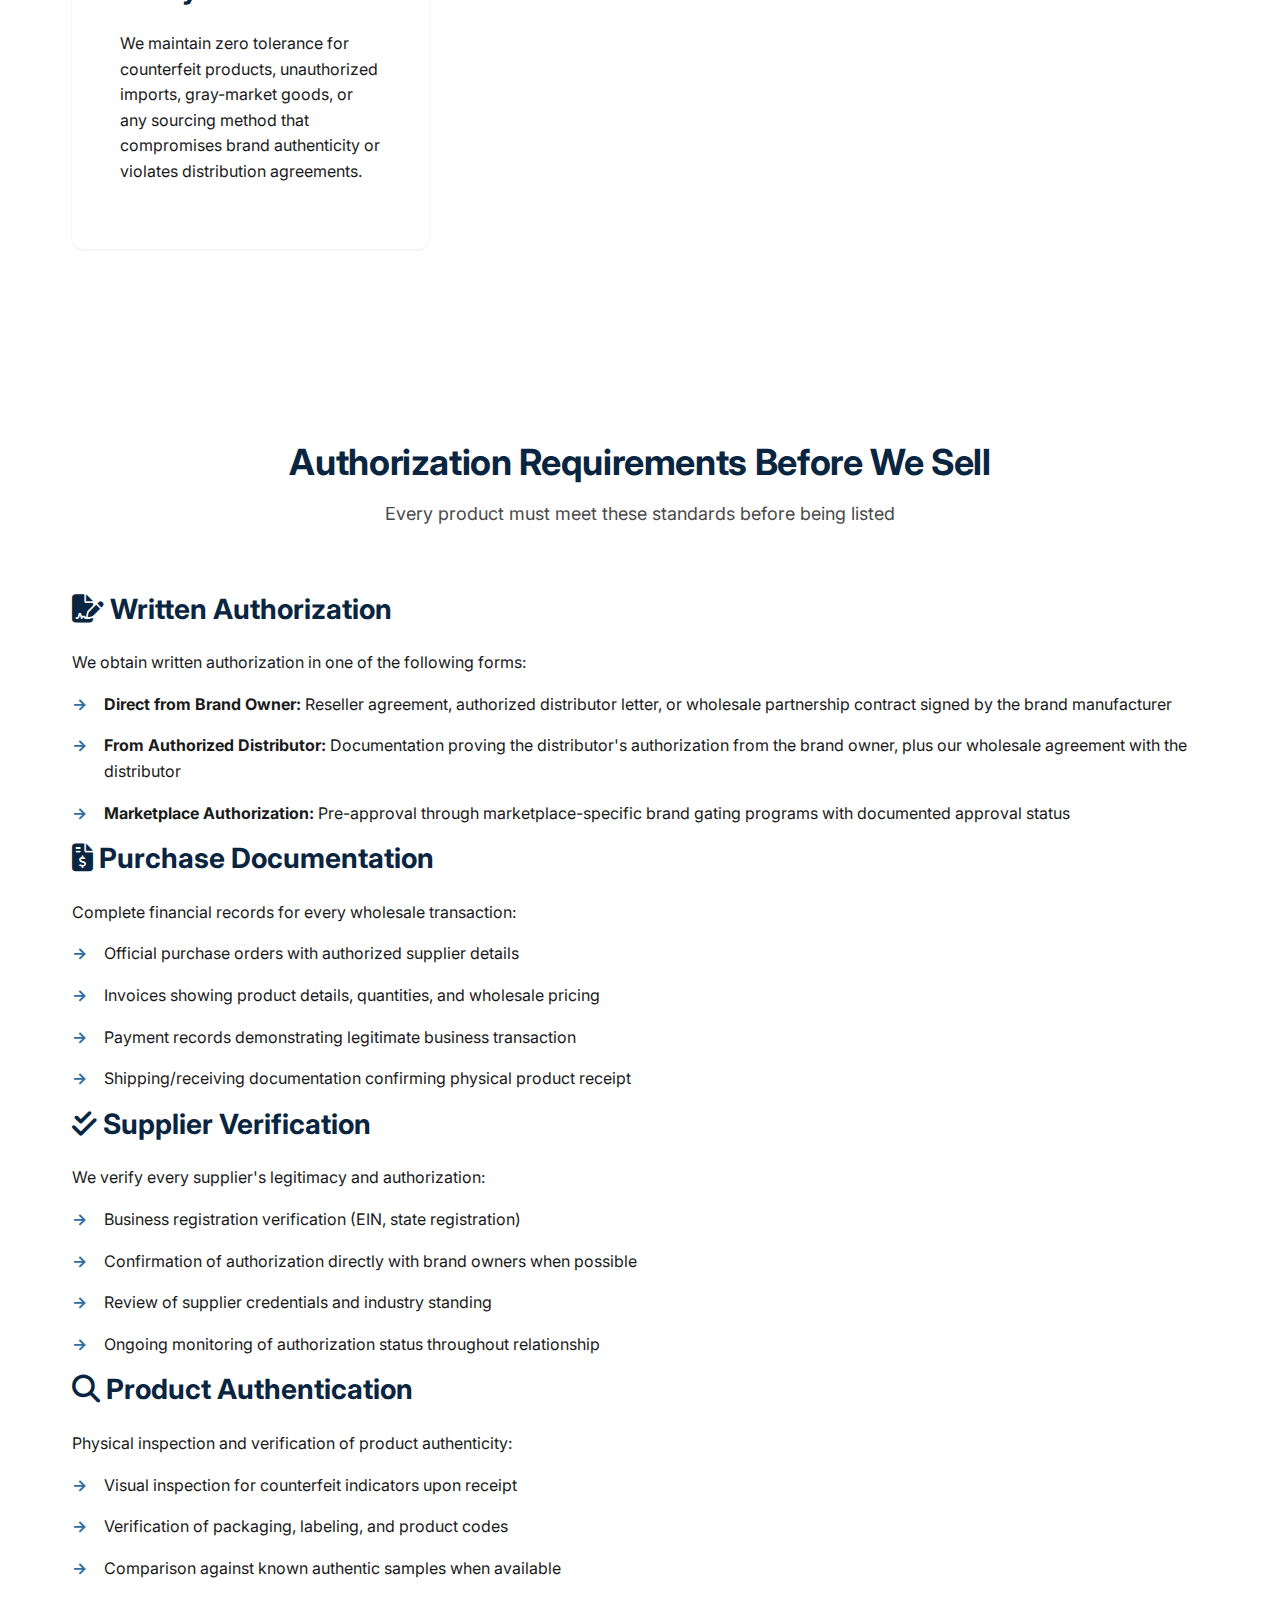
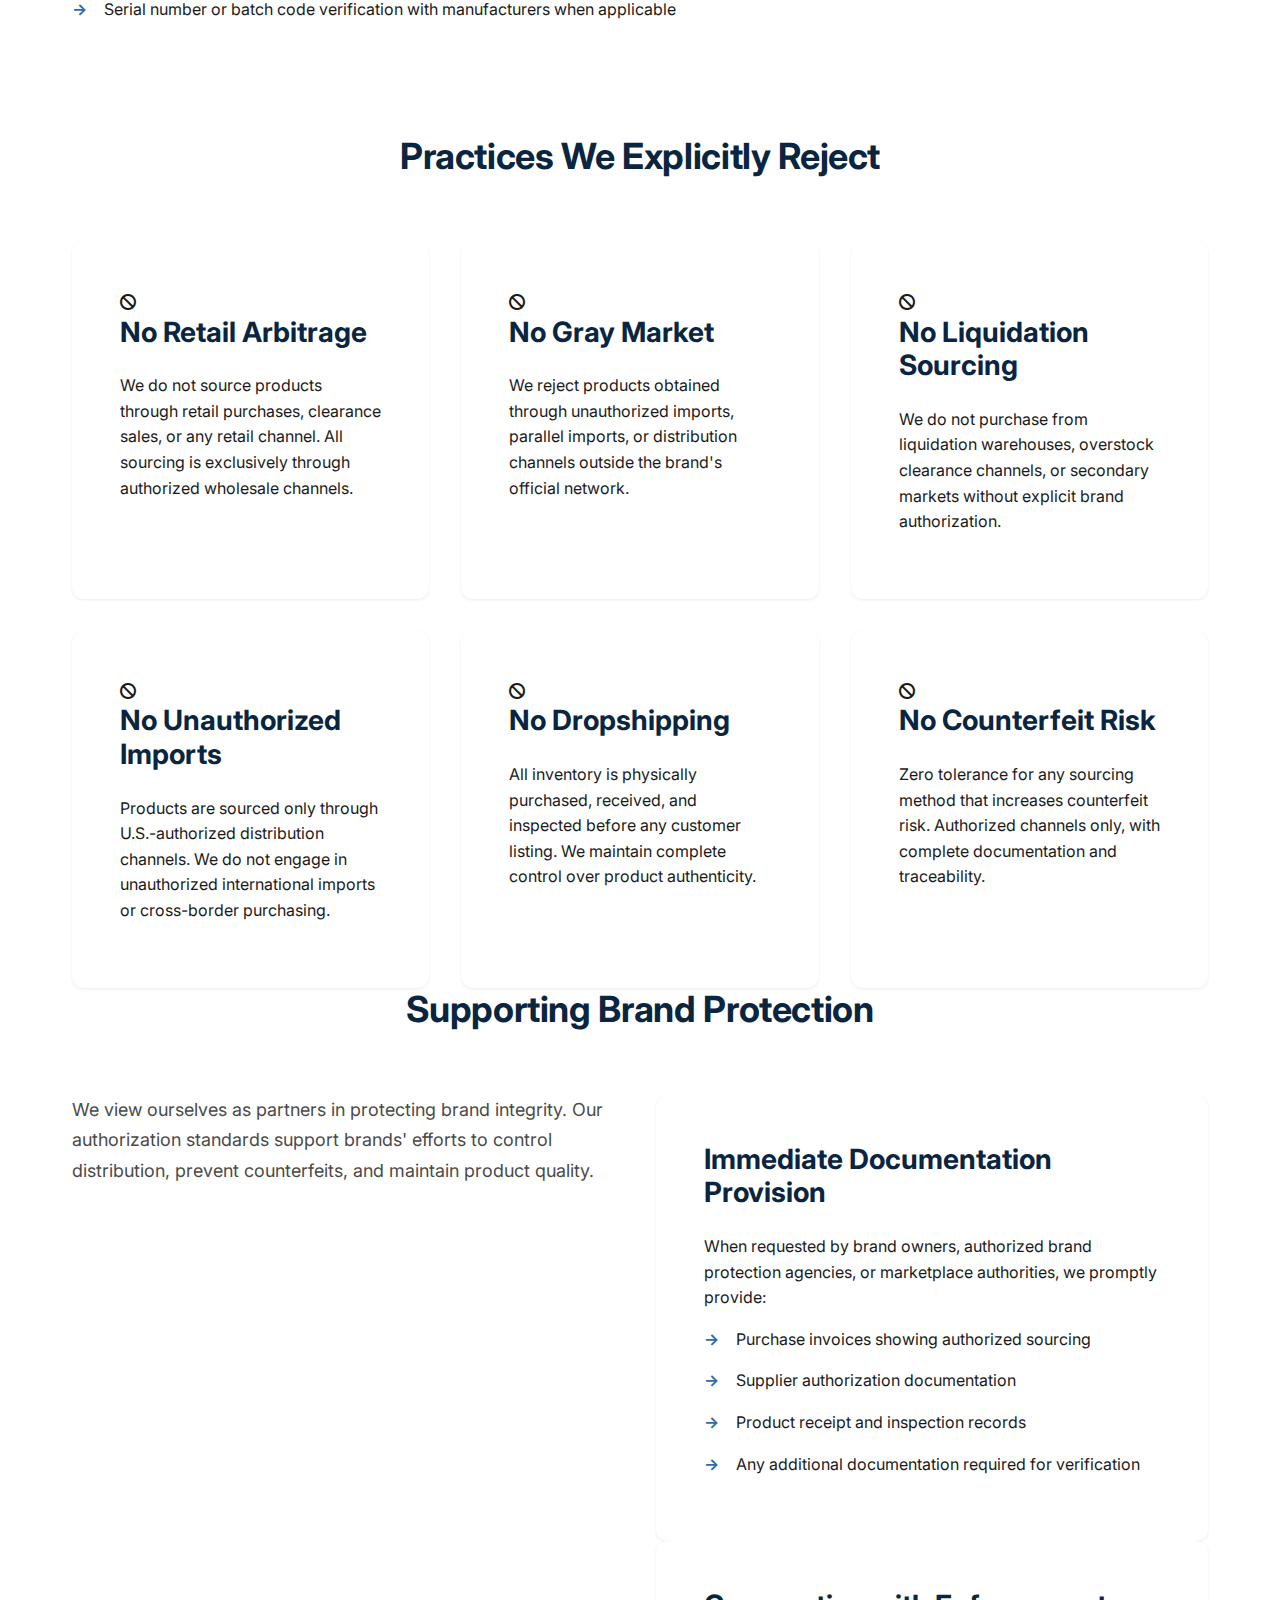
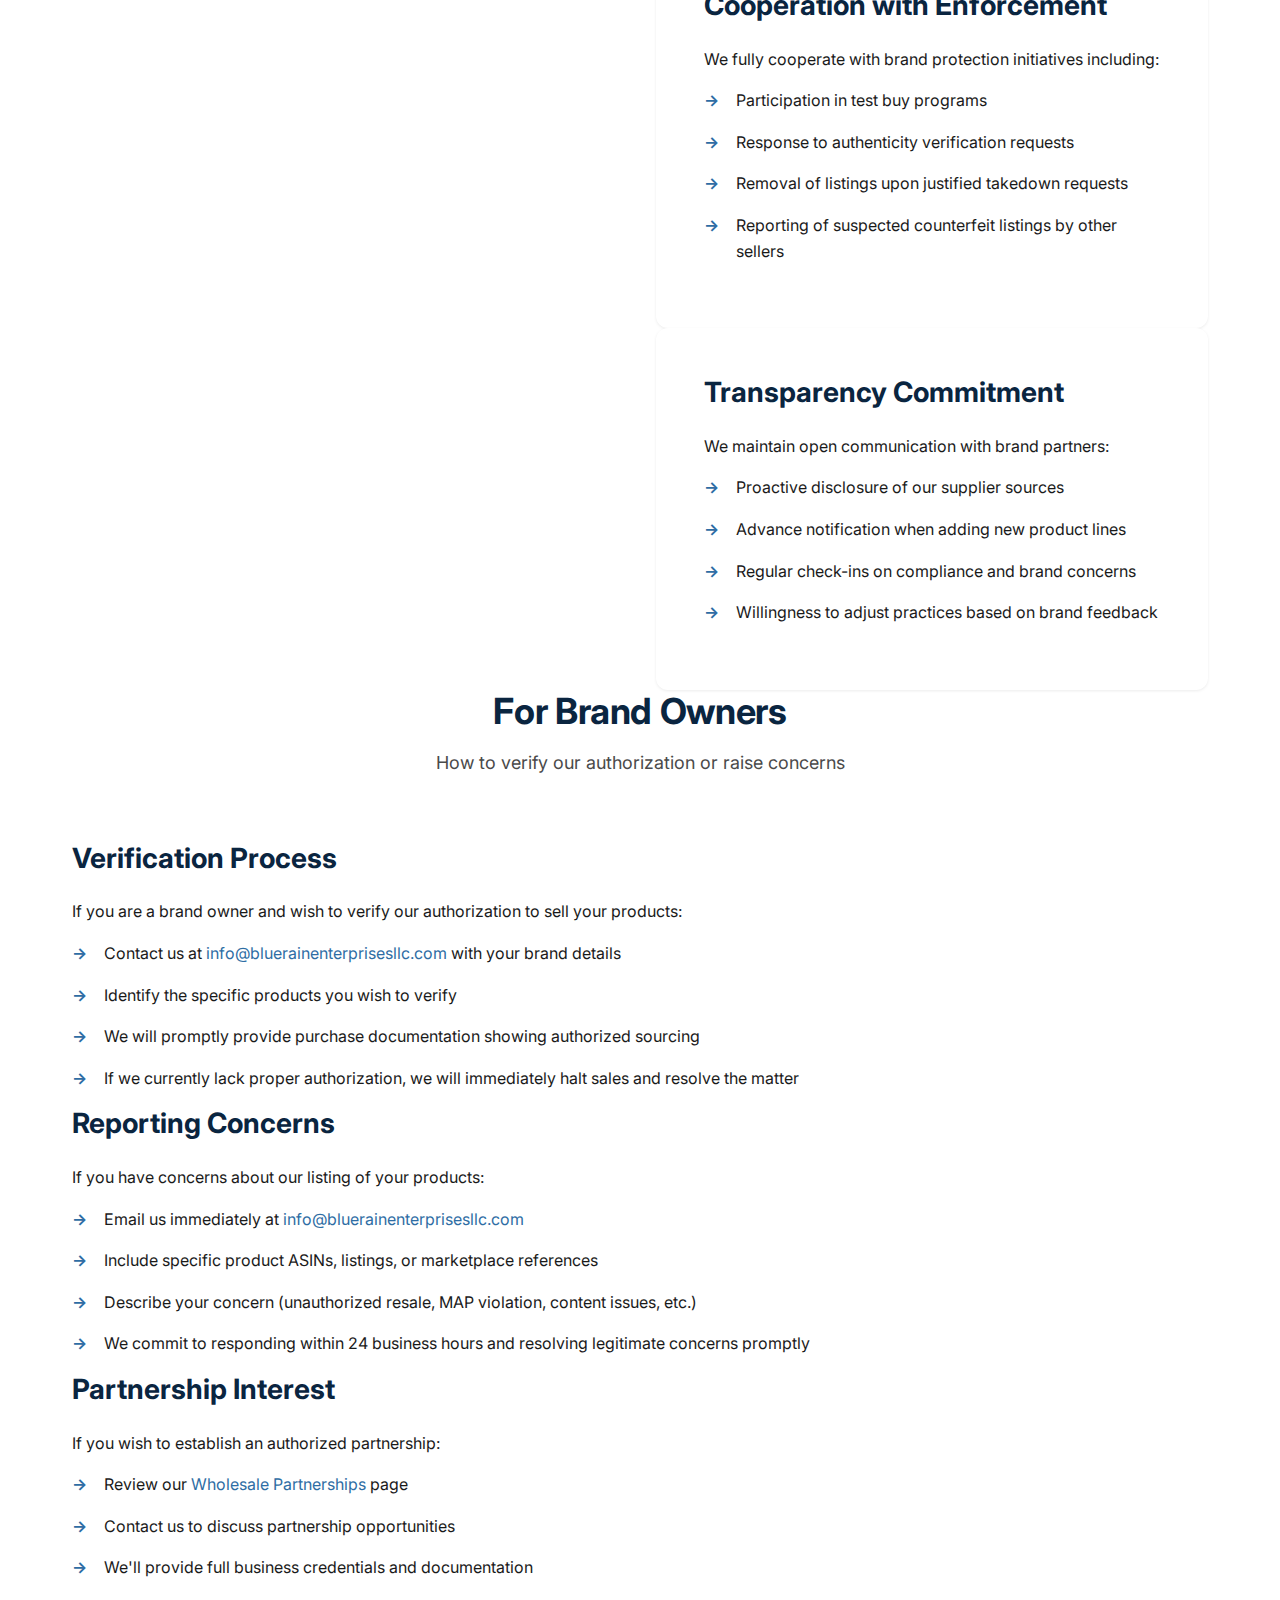
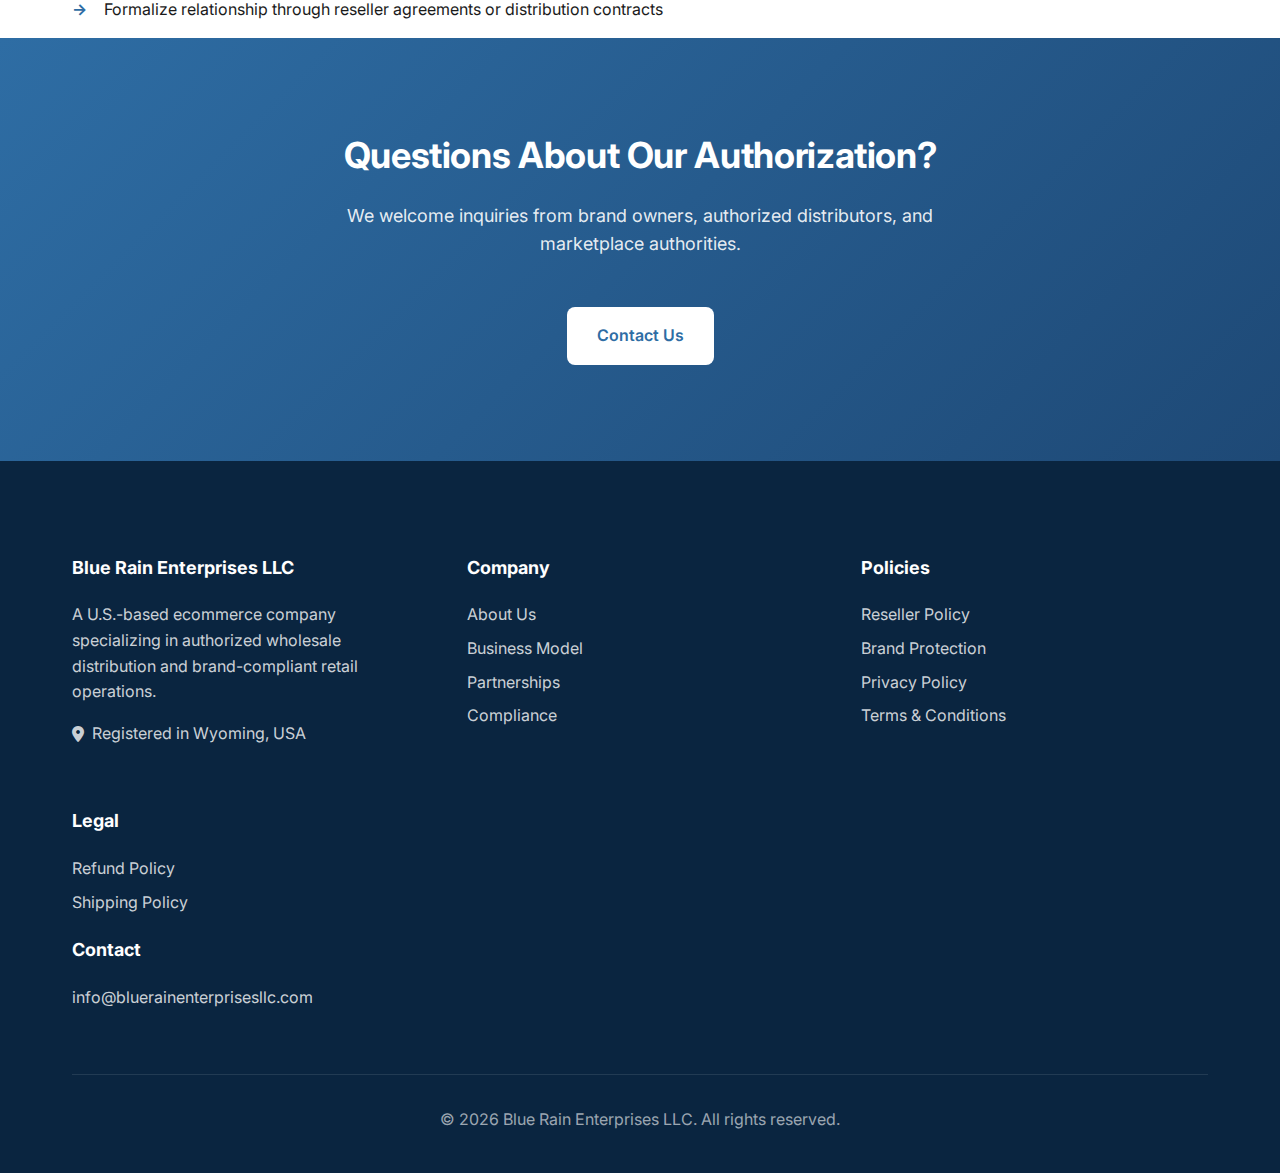
<file: authorized-reseller.html>
<!DOCTYPE html>
<html lang="en">
<head>
    <meta charset="UTF-8">
    <meta name="viewport" content="width=device-width, initial-scale=1.0">
    <meta name="description" content="Blue Rain Enterprises LLC Authorized Reseller Policy - Products sourced only from legitimate, authorized suppliers with complete documentation.">
    <title>Authorized Reseller Policy | Blue Rain Enterprises LLC</title>
    <link rel="stylesheet" href="css/style.css">
    <link href="https://fonts.googleapis.com/css2?family=Inter:wght@300;400;500;600;700&display=swap" rel="stylesheet">
    <link rel="stylesheet" href="https://cdn.jsdelivr.net/npm/@fortawesome/fontawesome-free@6.4.0/css/all.min.css">
</head>
<body>
    <!-- Header & Navigation -->
    <header class="header">
        <div class="container">
            <nav class="nav">
                                <div class="logo">
                    <a href="index.html">
                        <img src="images/logo.png" alt="Blue Rain Enterprises LLC Logo" class="logo-img">
                    </a>
                </div>
                <button class="mobile-menu-toggle" aria-label="Toggle menu">
                    <span></span>
                    <span></span>
                    <span></span>
                </button>
                <ul class="nav-menu">
                    <li><a href="index.html">Home</a></li>
                    <li><a href="about.html">About Us</a></li>
                    <li><a href="business-model.html">Business Model</a></li>
                    <li><a href="wholesale-partnerships.html">Wholesale Partnerships</a></li>
                    <li><a href="authorized-reseller.html" class="active">Reseller Policy</a></li>
                    <li><a href="brand-protection.html">Brand Protection</a></li>
                    <li><a href="compliance.html">Compliance</a></li>
                    <li><a href="contact.html" class="cta-nav">Contact Us</a></li>
                </ul>
            </nav>
        </div>
    </header>

    <!-- Page Header -->
    <section class="page-header">
        <div class="container">
            <h1>Authorized Reseller Policy</h1>
            <p>Our commitment to authorized sourcing and brand authenticity</p>
        </div>
    </section>

    <!-- Policy Overview -->
    <section class="content-section">
        <div class="container">
            <div class="policy-intro">
                <h2>Our Authorization Commitment</h2>
                <p class="lead-text">Blue Rain Enterprises LLC is committed to selling only authentic products obtained through authorized distribution channels. We maintain strict sourcing standards to protect brand integrity, ensure product authenticity, and provide complete traceability for every item we sell.</p>
                <p class="lead-text">This Authorized Reseller Policy outlines our sourcing requirements, documentation standards, and unwavering commitment to operating only as an authorized distributor of genuine products.</p>
            </div>
        </div>
    </section>

    <!-- Core Principles -->
    <section class="principles-section">
        <div class="container">
            <div class="section-header">
                <h2>Core Principles</h2>
            </div>
            <div class="principles-grid">
                <div class="principle-card">
                    <div class="principle-number">1</div>
                    <h3>Authorized Sourcing Only</h3>
                    <p>We purchase products exclusively from manufacturers, brand owners, or their explicitly authorized distributors. Every supplier relationship begins with verification of authorization status.</p>
                </div>
                <div class="principle-card">
                    <div class="principle-number">2</div>
                    <h3>Complete Documentation</h3>
                    <p>All purchases are supported by detailed invoices, purchase orders, and supplier agreements. Documentation is maintained for the full duration required by brand partners and marketplace policies.</p>
                </div>
                <div class="principle-card">
                    <div class="principle-number">3</div>
                    <h3>Traceability Standards</h3>
                    <p>Every product can be traced back to its authorized source through our documentation systems. We provide this information promptly upon request from brand owners or marketplace authorities.</p>
                </div>
                <div class="principle-card">
                    <div class="principle-number">4</div>
                    <h3>Zero Tolerance Policy</h3>
                    <p>We maintain zero tolerance for counterfeit products, unauthorized imports, gray-market goods, or any sourcing method that compromises brand authenticity or violates distribution agreements.</p>
                </div>
            </div>
        </div>
    </section>

    <!-- Authorization Requirements -->
    <section class="requirements-section">
        <div class="container">
            <div class="section-header">
                <h2>Authorization Requirements Before We Sell</h2>
                <p>Every product must meet these standards before being listed</p>
            </div>
            <div class="requirements-content">
                <div class="requirement-item">
                    <h3><i class="fas fa-file-signature"></i> Written Authorization</h3>
                    <p>We obtain written authorization in one of the following forms:</p>
                    <ul class="styled-list">
                        <li><strong>Direct from Brand Owner:</strong> Reseller agreement, authorized distributor letter, or wholesale partnership contract signed by the brand manufacturer</li>
                        <li><strong>From Authorized Distributor:</strong> Documentation proving the distributor's authorization from the brand owner, plus our wholesale agreement with the distributor</li>
                        <li><strong>Marketplace Authorization:</strong> Pre-approval through marketplace-specific brand gating programs with documented approval status</li>
                    </ul>
                </div>
                <div class="requirement-item">
                    <h3><i class="fas fa-file-invoice-dollar"></i> Purchase Documentation</h3>
                    <p>Complete financial records for every wholesale transaction:</p>
                    <ul class="styled-list">
                        <li>Official purchase orders with authorized supplier details</li>
                        <li>Invoices showing product details, quantities, and wholesale pricing</li>
                        <li>Payment records demonstrating legitimate business transaction</li>
                        <li>Shipping/receiving documentation confirming physical product receipt</li>
                    </ul>
                </div>
                <div class="requirement-item">
                    <h3><i class="fas fa-check-double"></i> Supplier Verification</h3>
                    <p>We verify every supplier's legitimacy and authorization:</p>
                    <ul class="styled-list">
                        <li>Business registration verification (EIN, state registration)</li>
                        <li>Confirmation of authorization directly with brand owners when possible</li>
                        <li>Review of supplier credentials and industry standing</li>
                        <li>Ongoing monitoring of authorization status throughout relationship</li>
                    </ul>
                </div>
                <div class="requirement-item">
                    <h3><i class="fas fa-search"></i> Product Authentication</h3>
                    <p>Physical inspection and verification of product authenticity:</p>
                    <ul class="styled-list">
                        <li>Visual inspection for counterfeit indicators upon receipt</li>
                        <li>Verification of packaging, labeling, and product codes</li>
                        <li>Comparison against known authentic samples when available</li>
                        <li>Serial number or batch code verification with manufacturers when applicable</li>
                    </ul>
                </div>
            </div>
        </div>
    </section>

    <!-- What We Don't Do -->
    <section class="exclusions-policy-section">
        <div class="container">
            <div class="section-header">
                <h2>Practices We Explicitly Reject</h2>
            </div>
            <div class="exclusions-policy-grid">
                <div class="exclusion-policy-card">
                    <i class="fas fa-ban"></i>
                    <h3>No Retail Arbitrage</h3>
                    <p>We do not source products through retail purchases, clearance sales, or any retail channel. All sourcing is exclusively through authorized wholesale channels.</p>
                </div>
                <div class="exclusion-policy-card">
                    <i class="fas fa-ban"></i>
                    <h3>No Gray Market</h3>
                    <p>We reject products obtained through unauthorized imports, parallel imports, or distribution channels outside the brand's official network.</p>
                </div>
                <div class="exclusion-policy-card">
                    <i class="fas fa-ban"></i>
                    <h3>No Liquidation Sourcing</h3>
                    <p>We do not purchase from liquidation warehouses, overstock clearance channels, or secondary markets without explicit brand authorization.</p>
                </div>
                <div class="exclusion-policy-card">
                    <i class="fas fa-ban"></i>
                    <h3>No Unauthorized Imports</h3>
                    <p>Products are sourced only through U.S.-authorized distribution channels. We do not engage in unauthorized international imports or cross-border purchasing.</p>
                </div>
                <div class="exclusion-policy-card">
                    <i class="fas fa-ban"></i>
                    <h3>No Dropshipping</h3>
                    <p>All inventory is physically purchased, received, and inspected before any customer listing. We maintain complete control over product authenticity.</p>
                </div>
                <div class="exclusion-policy-card">
                    <i class="fas fa-ban"></i>
                    <h3>No Counterfeit Risk</h3>
                    <p>Zero tolerance for any sourcing method that increases counterfeit risk. Authorized channels only, with complete documentation and traceability.</p>
                </div>
            </div>
        </div>
    </section>

    <!-- Brand Protection -->
    <section class="brand-protection-policy-section">
        <div class="container">
            <div class="section-header">
                <h2>Supporting Brand Protection</h2>
            </div>
            <div class="protection-content">
                <p class="lead-text">We view ourselves as partners in protecting brand integrity. Our authorization standards support brands' efforts to control distribution, prevent counterfeits, and maintain product quality.</p>
                <div class="protection-commitments">
                    <div class="protection-item">
                        <h3>Immediate Documentation Provision</h3>
                        <p>When requested by brand owners, authorized brand protection agencies, or marketplace authorities, we promptly provide:</p>
                        <ul class="styled-list">
                            <li>Purchase invoices showing authorized sourcing</li>
                            <li>Supplier authorization documentation</li>
                            <li>Product receipt and inspection records</li>
                            <li>Any additional documentation required for verification</li>
                        </ul>
                    </div>
                    <div class="protection-item">
                        <h3>Cooperation with Enforcement</h3>
                        <p>We fully cooperate with brand protection initiatives including:</p>
                        <ul class="styled-list">
                            <li>Participation in test buy programs</li>
                            <li>Response to authenticity verification requests</li>
                            <li>Removal of listings upon justified takedown requests</li>
                            <li>Reporting of suspected counterfeit listings by other sellers</li>
                        </ul>
                    </div>
                    <div class="protection-item">
                        <h3>Transparency Commitment</h3>
                        <p>We maintain open communication with brand partners:</p>
                        <ul class="styled-list">
                            <li>Proactive disclosure of our supplier sources</li>
                            <li>Advance notification when adding new product lines</li>
                            <li>Regular check-ins on compliance and brand concerns</li>
                            <li>Willingness to adjust practices based on brand feedback</li>
                        </ul>
                    </div>
                </div>
            </div>
        </div>
    </section>

    <!-- For Brand Owners -->
    <section class="brand-owners-section">
        <div class="container">
            <div class="section-header">
                <h2>For Brand Owners</h2>
                <p>How to verify our authorization or raise concerns</p>
            </div>
            <div class="owners-content">
                <div class="owners-card">
                    <h3>Verification Process</h3>
                    <p>If you are a brand owner and wish to verify our authorization to sell your products:</p>
                    <ol class="styled-list">
                        <li>Contact us at <a href="mailto:info@bluerainenterprisesllc.com">info@bluerainenterprisesllc.com</a> with your brand details</li>
                        <li>Identify the specific products you wish to verify</li>
                        <li>We will promptly provide purchase documentation showing authorized sourcing</li>
                        <li>If we currently lack proper authorization, we will immediately halt sales and resolve the matter</li>
                    </ol>
                </div>
                <div class="owners-card">
                    <h3>Reporting Concerns</h3>
                    <p>If you have concerns about our listing of your products:</p>
                    <ol class="styled-list">
                        <li>Email us immediately at <a href="mailto:info@bluerainenterprisesllc.com">info@bluerainenterprisesllc.com</a></li>
                        <li>Include specific product ASINs, listings, or marketplace references</li>
                        <li>Describe your concern (unauthorized resale, MAP violation, content issues, etc.)</li>
                        <li>We commit to responding within 24 business hours and resolving legitimate concerns promptly</li>
                    </ol>
                </div>
                <div class="owners-card">
                    <h3>Partnership Interest</h3>
                    <p>If you wish to establish an authorized partnership:</p>
                    <ol class="styled-list">
                        <li>Review our <a href="wholesale-partnerships.html">Wholesale Partnerships</a> page</li>
                        <li>Contact us to discuss partnership opportunities</li>
                        <li>We'll provide full business credentials and documentation</li>
                        <li>Formalize relationship through reseller agreements or distribution contracts</li>
                    </ol>
                </div>
            </div>
        </div>
    </section>

    <!-- CTA Section -->
    <section class="cta-section">
        <div class="container">
            <div class="cta-content">
                <h2>Questions About Our Authorization?</h2>
                <p>We welcome inquiries from brand owners, authorized distributors, and marketplace authorities.</p>
                <a href="contact.html" class="btn btn-light">Contact Us</a>
            </div>
        </div>
    </section>

    <!-- Footer -->
    <footer class="footer">
        <div class="container">
            <div class="footer-grid">
                <div class="footer-col">
                    <h4>Blue Rain Enterprises LLC</h4>
                    <p>A U.S.-based ecommerce company specializing in authorized wholesale distribution and brand-compliant retail operations.</p>
                    <p class="footer-location">
                        <i class="fas fa-map-marker-alt"></i>
                        Registered in Wyoming, USA
                    </p>
                </div>
                <div class="footer-col">
                    <h4>Company</h4>
                    <ul>
                        <li><a href="about.html">About Us</a></li>
                        <li><a href="business-model.html">Business Model</a></li>
                        <li><a href="wholesale-partnerships.html">Partnerships</a></li>
                        <li><a href="compliance.html">Compliance</a></li>
                    </ul>
                </div>
                <div class="footer-col">
                    <h4>Policies</h4>
                    <ul>
                        <li><a href="authorized-reseller.html">Reseller Policy</a></li>
                        <li><a href="brand-protection.html">Brand Protection</a></li>
                        <li><a href="privacy-policy.html">Privacy Policy</a></li>
                        <li><a href="terms.html">Terms & Conditions</a></li>
                    </ul>
                </div>
                <div class="footer-col">
                    <h4>Legal</h4>
                    <ul>
                        <li><a href="refund-policy.html">Refund Policy</a></li>
                        <li><a href="shipping-policy.html">Shipping Policy</a></li>
                    </ul>
                    <h4 style="margin-top: 1.5rem;">Contact</h4>
                    <p><a href="mailto:info@bluerainenterprisesllc.com">info@bluerainenterprisesllc.com</a></p>
                </div>
            </div>
            <div class="footer-bottom">
                <p>&copy; 2026 Blue Rain Enterprises LLC. All rights reserved.</p>
            </div>
        </div>
    </footer>

    <script src="js/main.js"></script>
</body>
</html>
</file>
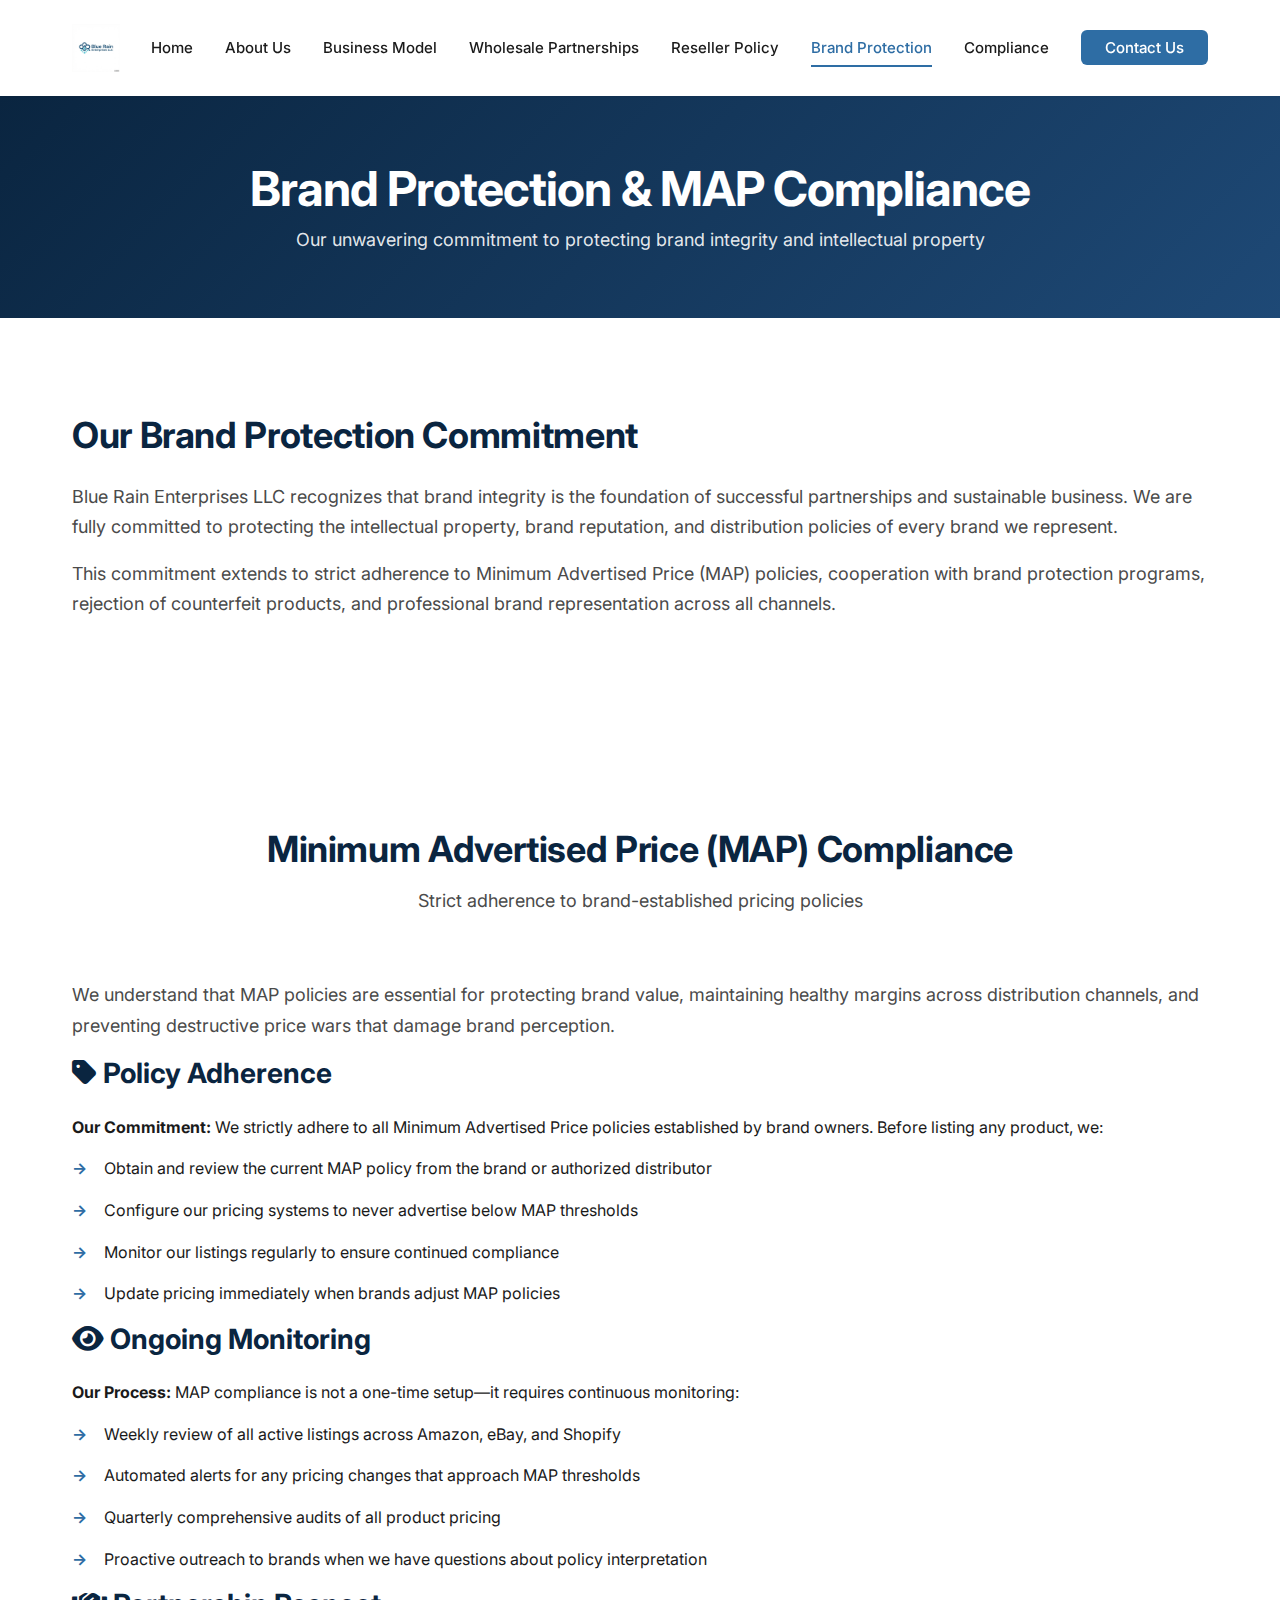
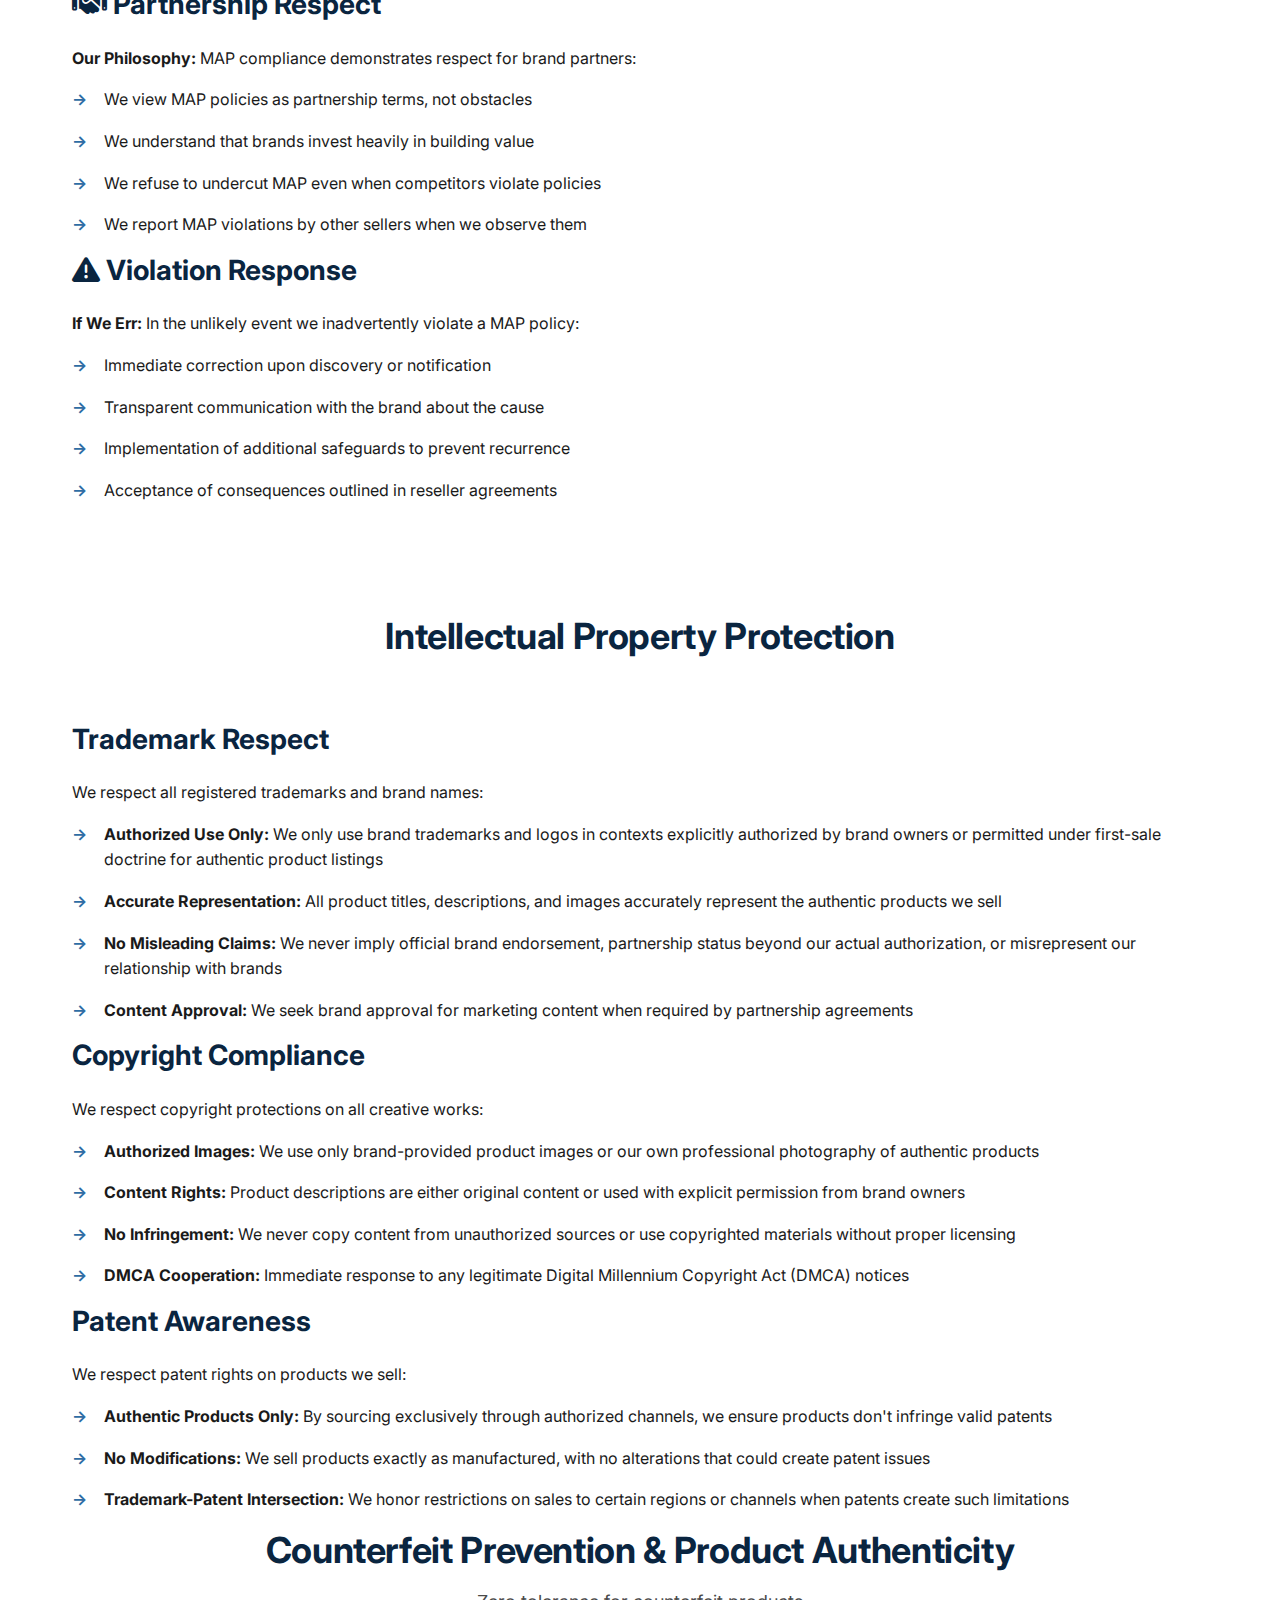
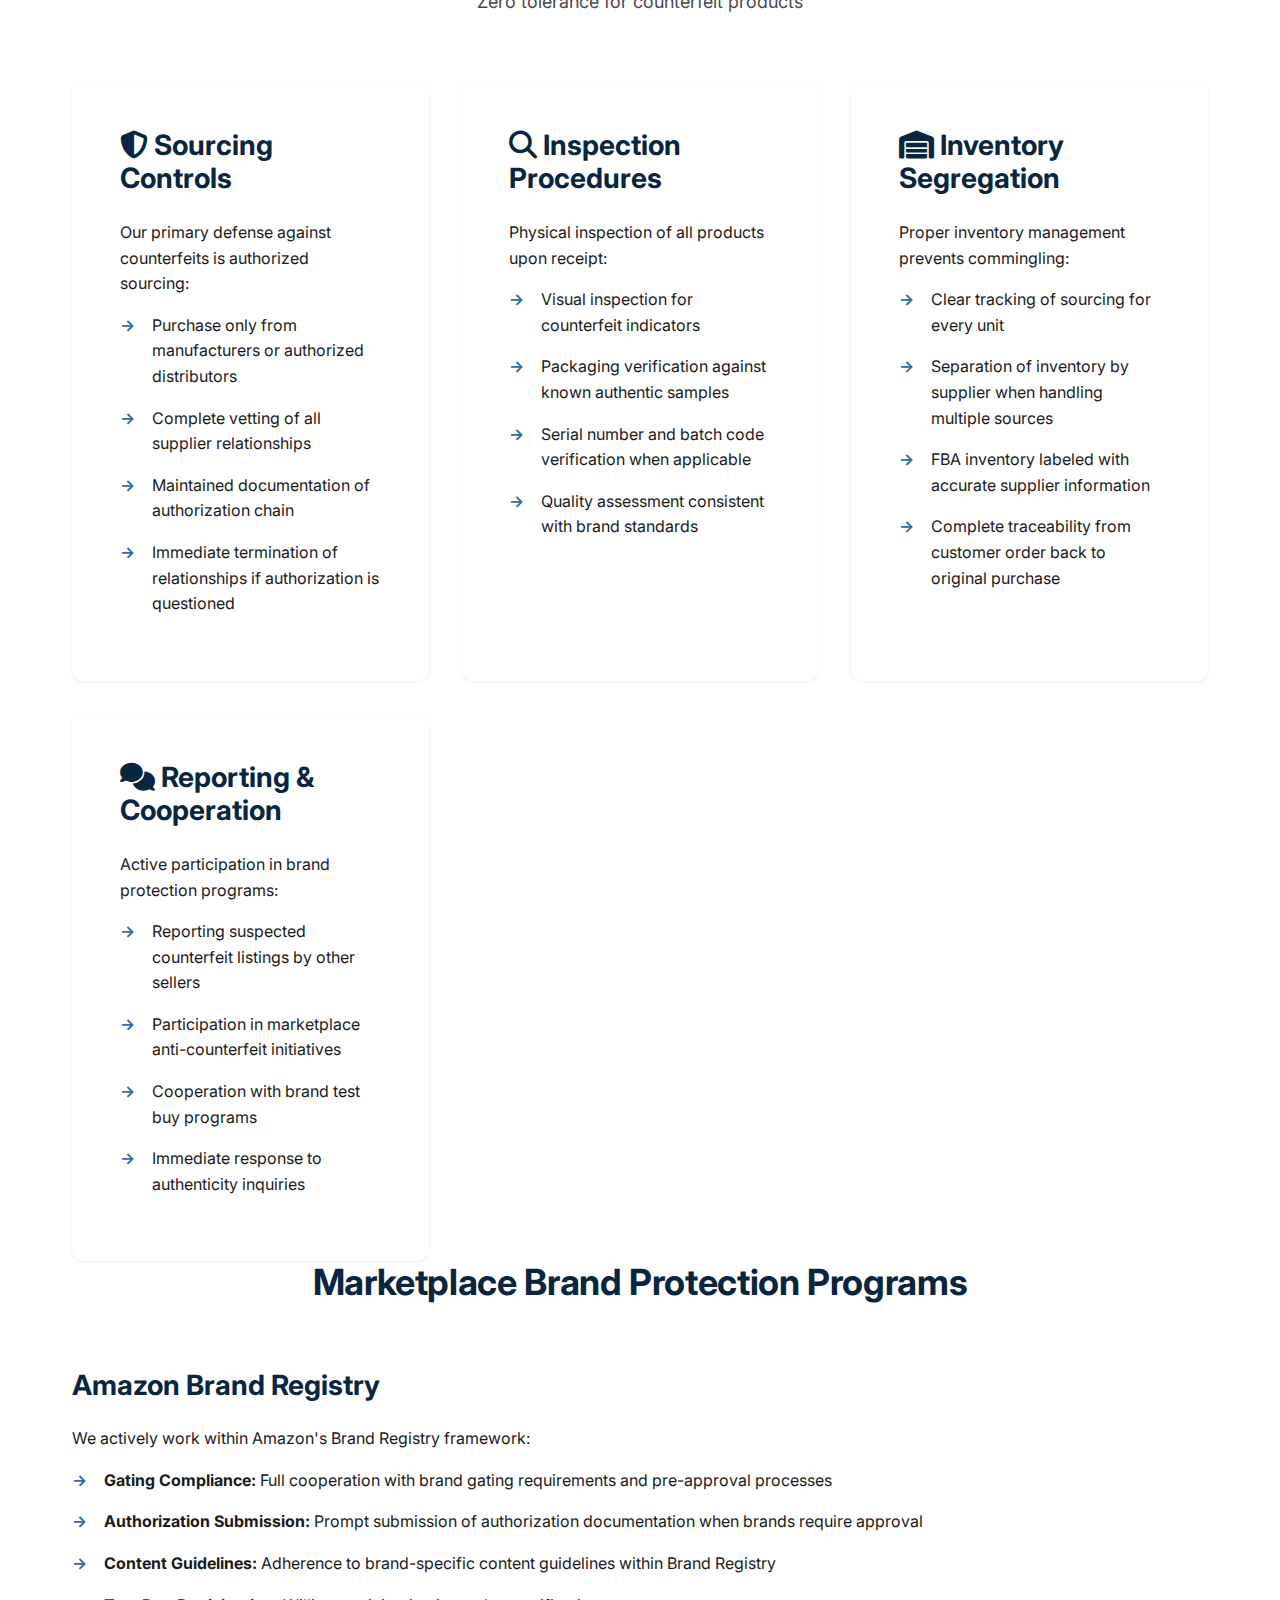
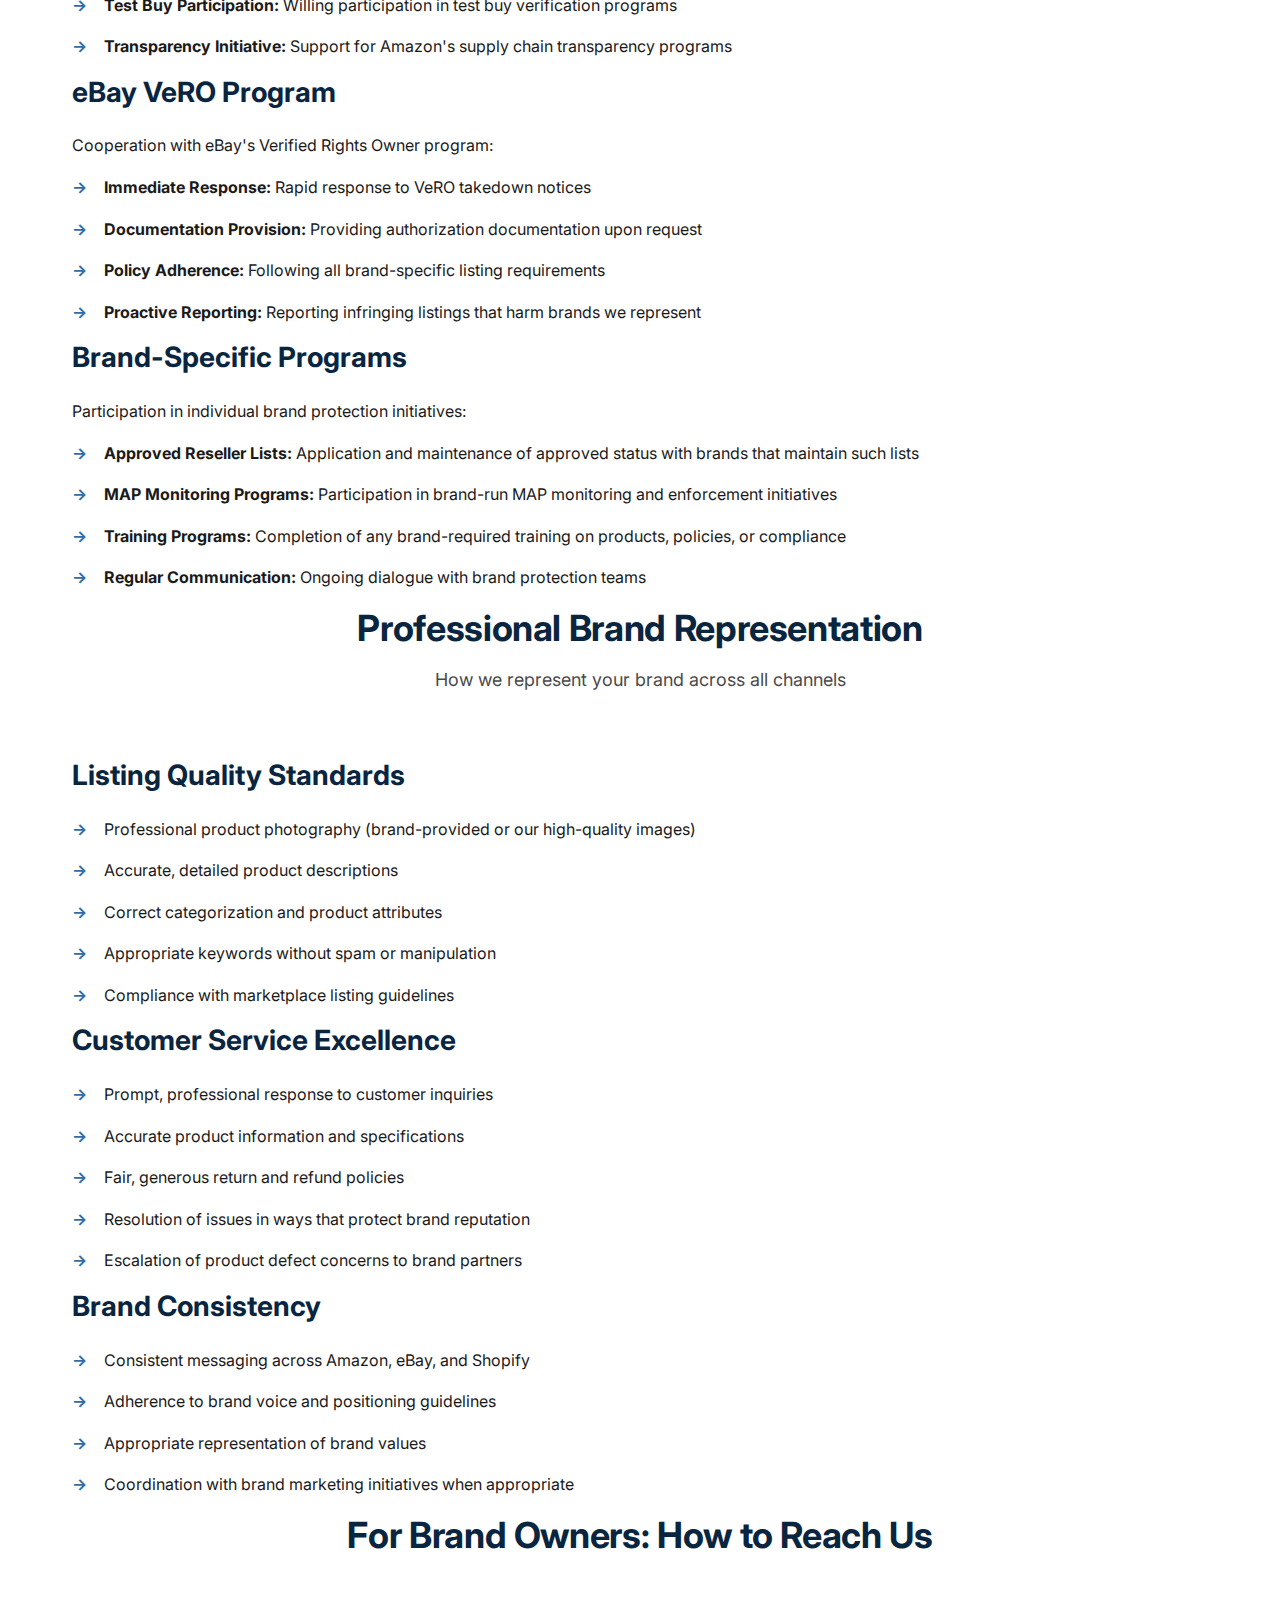
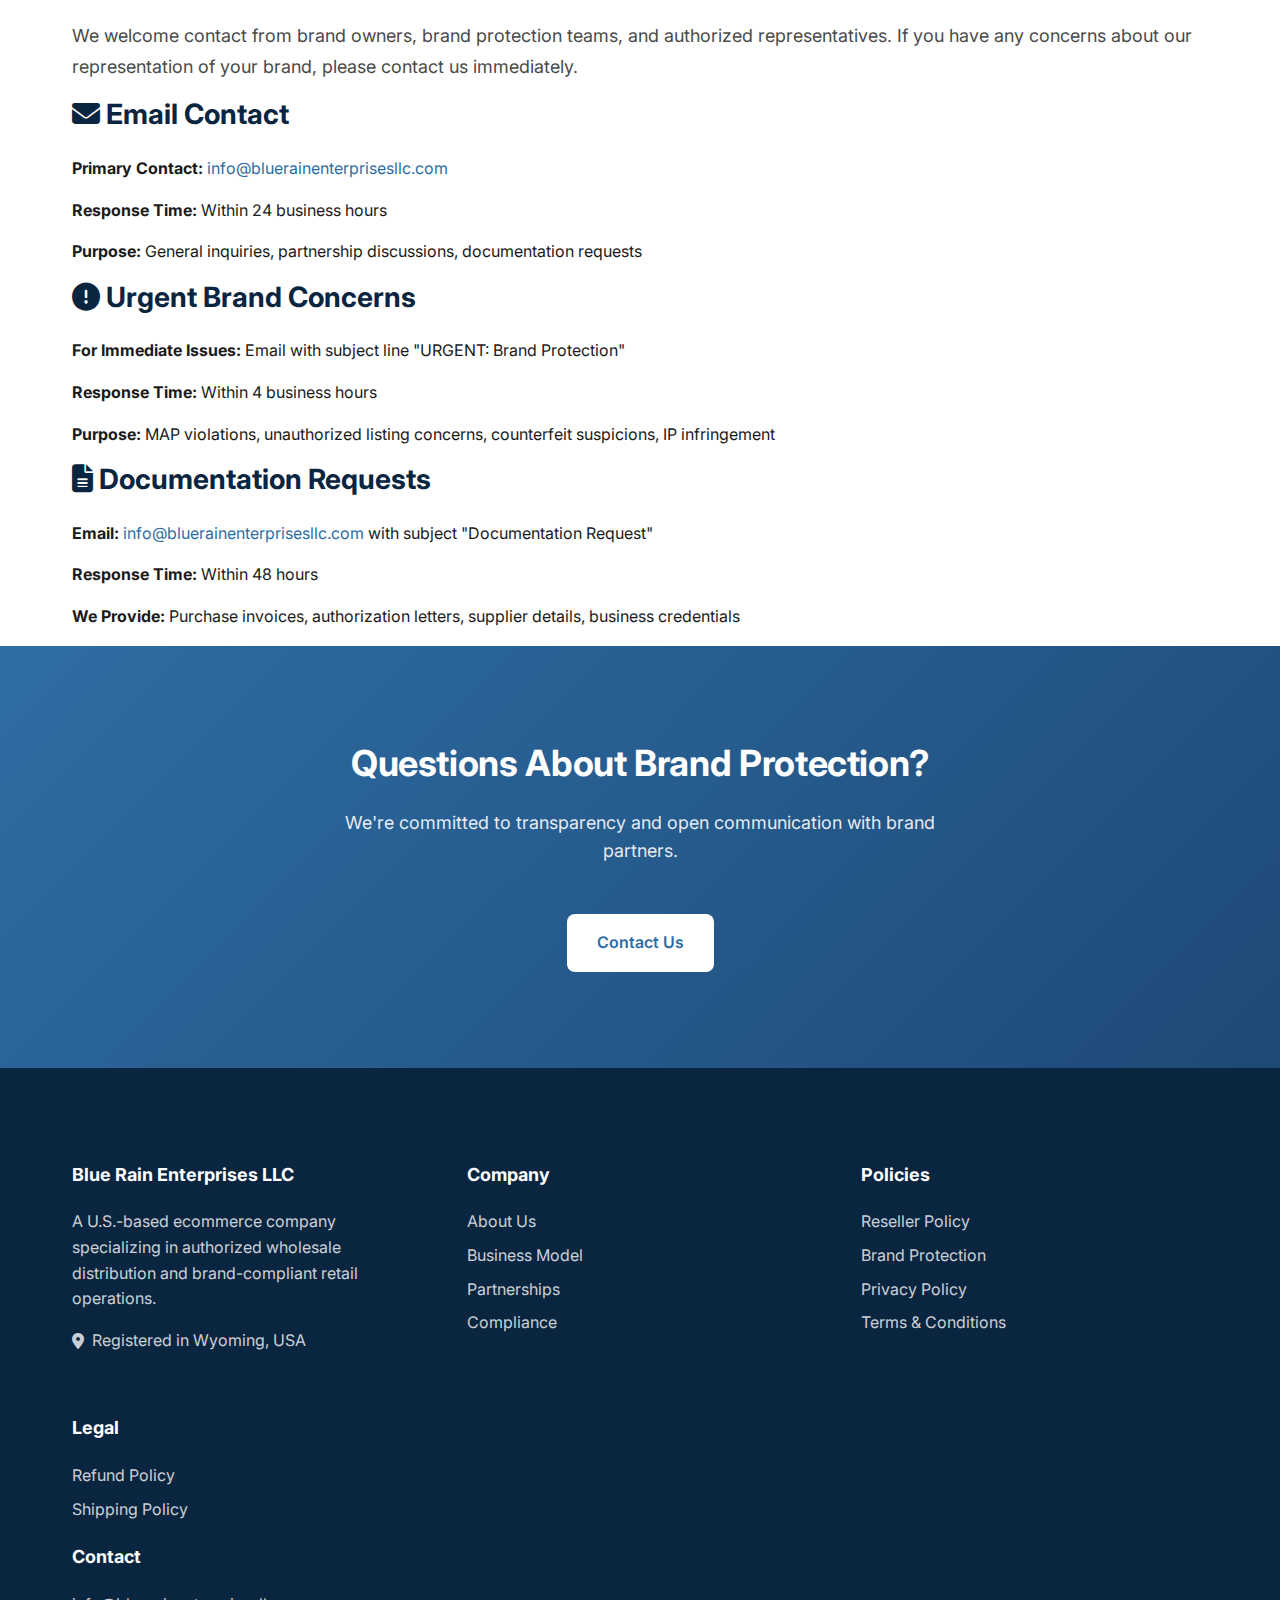
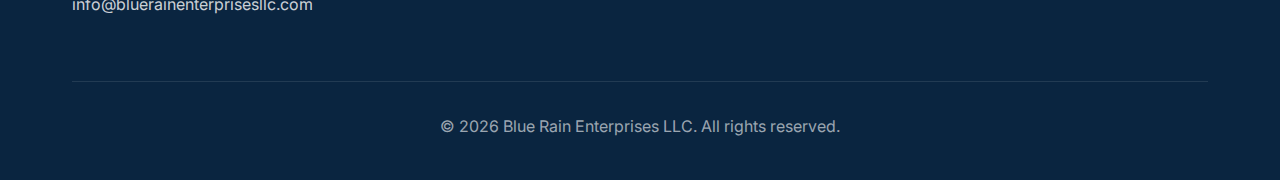
<file: brand-protection.html>
<!DOCTYPE html>
<html lang="en">
<head>
    <meta charset="UTF-8">
    <meta name="viewport" content="width=device-width, initial-scale=1.0">
    <meta name="description" content="Blue Rain Enterprises LLC Brand Protection & MAP Compliance Policy - Full respect for brand integrity, MAP policies, and intellectual property rights.">
    <title>Brand Protection & MAP Compliance | Blue Rain Enterprises LLC</title>
    <link rel="stylesheet" href="css/style.css">
    <link href="https://fonts.googleapis.com/css2?family=Inter:wght@300;400;500;600;700&display=swap" rel="stylesheet">
    <link rel="stylesheet" href="https://cdn.jsdelivr.net/npm/@fortawesome/fontawesome-free@6.4.0/css/all.min.css">
</head>
<body>
    <!-- Header & Navigation -->
    <header class="header">
        <div class="container">
            <nav class="nav">
                                <div class="logo">
                    <a href="index.html">
                        <img src="images/logo.png" alt="Blue Rain Enterprises LLC Logo" class="logo-img">
                    </a>
                </div>
                <button class="mobile-menu-toggle" aria-label="Toggle menu">
                    <span></span>
                    <span></span>
                    <span></span>
                </button>
                <ul class="nav-menu">
                    <li><a href="index.html">Home</a></li>
                    <li><a href="about.html">About Us</a></li>
                    <li><a href="business-model.html">Business Model</a></li>
                    <li><a href="wholesale-partnerships.html">Wholesale Partnerships</a></li>
                    <li><a href="authorized-reseller.html">Reseller Policy</a></li>
                    <li><a href="brand-protection.html" class="active">Brand Protection</a></li>
                    <li><a href="compliance.html">Compliance</a></li>
                    <li><a href="contact.html" class="cta-nav">Contact Us</a></li>
                </ul>
            </nav>
        </div>
    </header>

    <!-- Page Header -->
    <section class="page-header">
        <div class="container">
            <h1>Brand Protection & MAP Compliance</h1>
            <p>Our unwavering commitment to protecting brand integrity and intellectual property</p>
        </div>
    </section>

    <!-- Policy Overview -->
    <section class="content-section">
        <div class="container">
            <div class="policy-intro">
                <h2>Our Brand Protection Commitment</h2>
                <p class="lead-text">Blue Rain Enterprises LLC recognizes that brand integrity is the foundation of successful partnerships and sustainable business. We are fully committed to protecting the intellectual property, brand reputation, and distribution policies of every brand we represent.</p>
                <p class="lead-text">This commitment extends to strict adherence to Minimum Advertised Price (MAP) policies, cooperation with brand protection programs, rejection of counterfeit products, and professional brand representation across all channels.</p>
            </div>
        </div>
    </section>

    <!-- MAP Compliance -->
    <section class="map-section">
        <div class="container">
            <div class="section-header">
                <h2>Minimum Advertised Price (MAP) Compliance</h2>
                <p>Strict adherence to brand-established pricing policies</p>
            </div>
            <div class="map-content">
                <div class="map-intro">
                    <p class="lead-text">We understand that MAP policies are essential for protecting brand value, maintaining healthy margins across distribution channels, and preventing destructive price wars that damage brand perception.</p>
                </div>
                <div class="map-commitments">
                    <div class="map-commitment-card">
                        <h3><i class="fas fa-tag"></i> Policy Adherence</h3>
                        <p><strong>Our Commitment:</strong> We strictly adhere to all Minimum Advertised Price policies established by brand owners. Before listing any product, we:</p>
                        <ul class="styled-list">
                            <li>Obtain and review the current MAP policy from the brand or authorized distributor</li>
                            <li>Configure our pricing systems to never advertise below MAP thresholds</li>
                            <li>Monitor our listings regularly to ensure continued compliance</li>
                            <li>Update pricing immediately when brands adjust MAP policies</li>
                        </ul>
                    </div>
                    <div class="map-commitment-card">
                        <h3><i class="fas fa-eye"></i> Ongoing Monitoring</h3>
                        <p><strong>Our Process:</strong> MAP compliance is not a one-time setup—it requires continuous monitoring:</p>
                        <ul class="styled-list">
                            <li>Weekly review of all active listings across Amazon, eBay, and Shopify</li>
                            <li>Automated alerts for any pricing changes that approach MAP thresholds</li>
                            <li>Quarterly comprehensive audits of all product pricing</li>
                            <li>Proactive outreach to brands when we have questions about policy interpretation</li>
                        </ul>
                    </div>
                    <div class="map-commitment-card">
                        <h3><i class="fas fa-handshake"></i> Partnership Respect</h3>
                        <p><strong>Our Philosophy:</strong> MAP compliance demonstrates respect for brand partners:</p>
                        <ul class="styled-list">
                            <li>We view MAP policies as partnership terms, not obstacles</li>
                            <li>We understand that brands invest heavily in building value</li>
                            <li>We refuse to undercut MAP even when competitors violate policies</li>
                            <li>We report MAP violations by other sellers when we observe them</li>
                        </ul>
                    </div>
                    <div class="map-commitment-card">
                        <h3><i class="fas fa-exclamation-triangle"></i> Violation Response</h3>
                        <p><strong>If We Err:</strong> In the unlikely event we inadvertently violate a MAP policy:</p>
                        <ul class="styled-list">
                            <li>Immediate correction upon discovery or notification</li>
                            <li>Transparent communication with the brand about the cause</li>
                            <li>Implementation of additional safeguards to prevent recurrence</li>
                            <li>Acceptance of consequences outlined in reseller agreements</li>
                        </ul>
                    </div>
                </div>
            </div>
        </div>
    </section>

    <!-- Intellectual Property -->
    <section class="ip-section">
        <div class="container">
            <div class="section-header">
                <h2>Intellectual Property Protection</h2>
            </div>
            <div class="ip-content">
                <div class="ip-category">
                    <h3>Trademark Respect</h3>
                    <p>We respect all registered trademarks and brand names:</p>
                    <ul class="styled-list">
                        <li><strong>Authorized Use Only:</strong> We only use brand trademarks and logos in contexts explicitly authorized by brand owners or permitted under first-sale doctrine for authentic product listings</li>
                        <li><strong>Accurate Representation:</strong> All product titles, descriptions, and images accurately represent the authentic products we sell</li>
                        <li><strong>No Misleading Claims:</strong> We never imply official brand endorsement, partnership status beyond our actual authorization, or misrepresent our relationship with brands</li>
                        <li><strong>Content Approval:</strong> We seek brand approval for marketing content when required by partnership agreements</li>
                    </ul>
                </div>
                <div class="ip-category">
                    <h3>Copyright Compliance</h3>
                    <p>We respect copyright protections on all creative works:</p>
                    <ul class="styled-list">
                        <li><strong>Authorized Images:</strong> We use only brand-provided product images or our own professional photography of authentic products</li>
                        <li><strong>Content Rights:</strong> Product descriptions are either original content or used with explicit permission from brand owners</li>
                        <li><strong>No Infringement:</strong> We never copy content from unauthorized sources or use copyrighted materials without proper licensing</li>
                        <li><strong>DMCA Cooperation:</strong> Immediate response to any legitimate Digital Millennium Copyright Act (DMCA) notices</li>
                    </ul>
                </div>
                <div class="ip-category">
                    <h3>Patent Awareness</h3>
                    <p>We respect patent rights on products we sell:</p>
                    <ul class="styled-list">
                        <li><strong>Authentic Products Only:</strong> By sourcing exclusively through authorized channels, we ensure products don't infringe valid patents</li>
                        <li><strong>No Modifications:</strong> We sell products exactly as manufactured, with no alterations that could create patent issues</li>
                        <li><strong>Trademark-Patent Intersection:</strong> We honor restrictions on sales to certain regions or channels when patents create such limitations</li>
                    </ul>
                </div>
            </div>
        </div>
    </section>

    <!-- Counterfeit Prevention -->
    <section class="counterfeit-section">
        <div class="container">
            <div class="section-header">
                <h2>Counterfeit Prevention & Product Authenticity</h2>
                <p>Zero tolerance for counterfeit products</p>
            </div>
            <div class="counterfeit-grid">
                <div class="counterfeit-card">
                    <h3><i class="fas fa-shield-alt"></i> Sourcing Controls</h3>
                    <p>Our primary defense against counterfeits is authorized sourcing:</p>
                    <ul class="styled-list">
                        <li>Purchase only from manufacturers or authorized distributors</li>
                        <li>Complete vetting of all supplier relationships</li>
                        <li>Maintained documentation of authorization chain</li>
                        <li>Immediate termination of relationships if authorization is questioned</li>
                    </ul>
                </div>
                <div class="counterfeit-card">
                    <h3><i class="fas fa-search"></i> Inspection Procedures</h3>
                    <p>Physical inspection of all products upon receipt:</p>
                    <ul class="styled-list">
                        <li>Visual inspection for counterfeit indicators</li>
                        <li>Packaging verification against known authentic samples</li>
                        <li>Serial number and batch code verification when applicable</li>
                        <li>Quality assessment consistent with brand standards</li>
                    </ul>
                </div>
                <div class="counterfeit-card">
                    <h3><i class="fas fa-warehouse"></i> Inventory Segregation</h3>
                    <p>Proper inventory management prevents commingling:</p>
                    <ul class="styled-list">
                        <li>Clear tracking of sourcing for every unit</li>
                        <li>Separation of inventory by supplier when handling multiple sources</li>
                        <li>FBA inventory labeled with accurate supplier information</li>
                        <li>Complete traceability from customer order back to original purchase</li>
                    </ul>
                </div>
                <div class="counterfeit-card">
                    <h3><i class="fas fa-comments"></i> Reporting & Cooperation</h3>
                    <p>Active participation in brand protection programs:</p>
                    <ul class="styled-list">
                        <li>Reporting suspected counterfeit listings by other sellers</li>
                        <li>Participation in marketplace anti-counterfeit initiatives</li>
                        <li>Cooperation with brand test buy programs</li>
                        <li>Immediate response to authenticity inquiries</li>
                    </ul>
                </div>
            </div>
        </div>
    </section>

    <!-- Brand Registry & Programs -->
    <section class="programs-section">
        <div class="container">
            <div class="section-header">
                <h2>Marketplace Brand Protection Programs</h2>
            </div>
            <div class="programs-content">
                <div class="program-item">
                    <h3>Amazon Brand Registry</h3>
                    <p>We actively work within Amazon's Brand Registry framework:</p>
                    <ul class="styled-list">
                        <li><strong>Gating Compliance:</strong> Full cooperation with brand gating requirements and pre-approval processes</li>
                        <li><strong>Authorization Submission:</strong> Prompt submission of authorization documentation when brands require approval</li>
                        <li><strong>Content Guidelines:</strong> Adherence to brand-specific content guidelines within Brand Registry</li>
                        <li><strong>Test Buy Participation:</strong> Willing participation in test buy verification programs</li>
                        <li><strong>Transparency Initiative:</strong> Support for Amazon's supply chain transparency programs</li>
                    </ul>
                </div>
                <div class="program-item">
                    <h3>eBay VeRO Program</h3>
                    <p>Cooperation with eBay's Verified Rights Owner program:</p>
                    <ul class="styled-list">
                        <li><strong>Immediate Response:</strong> Rapid response to VeRO takedown notices</li>
                        <li><strong>Documentation Provision:</strong> Providing authorization documentation upon request</li>
                        <li><strong>Policy Adherence:</strong> Following all brand-specific listing requirements</li>
                        <li><strong>Proactive Reporting:</strong> Reporting infringing listings that harm brands we represent</li>
                    </ul>
                </div>
                <div class="program-item">
                    <h3>Brand-Specific Programs</h3>
                    <p>Participation in individual brand protection initiatives:</p>
                    <ul class="styled-list">
                        <li><strong>Approved Reseller Lists:</strong> Application and maintenance of approved status with brands that maintain such lists</li>
                        <li><strong>MAP Monitoring Programs:</strong> Participation in brand-run MAP monitoring and enforcement initiatives</li>
                        <li><strong>Training Programs:</strong> Completion of any brand-required training on products, policies, or compliance</li>
                        <li><strong>Regular Communication:</strong> Ongoing dialogue with brand protection teams</li>
                    </ul>
                </div>
            </div>
        </div>
    </section>

    <!-- Brand Representation -->
    <section class="representation-section">
        <div class="container">
            <div class="section-header">
                <h2>Professional Brand Representation</h2>
                <p>How we represent your brand across all channels</p>
            </div>
            <div class="representation-content">
                <div class="representation-item">
                    <h3>Listing Quality Standards</h3>
                    <ul class="styled-list">
                        <li>Professional product photography (brand-provided or our high-quality images)</li>
                        <li>Accurate, detailed product descriptions</li>
                        <li>Correct categorization and product attributes</li>
                        <li>Appropriate keywords without spam or manipulation</li>
                        <li>Compliance with marketplace listing guidelines</li>
                    </ul>
                </div>
                <div class="representation-item">
                    <h3>Customer Service Excellence</h3>
                    <ul class="styled-list">
                        <li>Prompt, professional response to customer inquiries</li>
                        <li>Accurate product information and specifications</li>
                        <li>Fair, generous return and refund policies</li>
                        <li>Resolution of issues in ways that protect brand reputation</li>
                        <li>Escalation of product defect concerns to brand partners</li>
                    </ul>
                </div>
                <div class="representation-item">
                    <h3>Brand Consistency</h3>
                    <ul class="styled-list">
                        <li>Consistent messaging across Amazon, eBay, and Shopify</li>
                        <li>Adherence to brand voice and positioning guidelines</li>
                        <li>Appropriate representation of brand values</li>
                        <li>Coordination with brand marketing initiatives when appropriate</li>
                    </ul>
                </div>
            </div>
        </div>
    </section>

    <!-- Brand Concerns -->
    <section class="concerns-section">
        <div class="container">
            <div class="section-header">
                <h2>For Brand Owners: How to Reach Us</h2>
            </div>
            <div class="concerns-content">
                <p class="lead-text">We welcome contact from brand owners, brand protection teams, and authorized representatives. If you have any concerns about our representation of your brand, please contact us immediately.</p>
                <div class="contact-methods">
                    <div class="contact-method">
                        <h3><i class="fas fa-envelope"></i> Email Contact</h3>
                        <p><strong>Primary Contact:</strong> <a href="mailto:info@bluerainenterprisesllc.com">info@bluerainenterprisesllc.com</a></p>
                        <p><strong>Response Time:</strong> Within 24 business hours</p>
                        <p><strong>Purpose:</strong> General inquiries, partnership discussions, documentation requests</p>
                    </div>
                    <div class="contact-method">
                        <h3><i class="fas fa-exclamation-circle"></i> Urgent Brand Concerns</h3>
                        <p><strong>For Immediate Issues:</strong> Email with subject line "URGENT: Brand Protection"</p>
                        <p><strong>Response Time:</strong> Within 4 business hours</p>
                        <p><strong>Purpose:</strong> MAP violations, unauthorized listing concerns, counterfeit suspicions, IP infringement</p>
                    </div>
                    <div class="contact-method">
                        <h3><i class="fas fa-file-alt"></i> Documentation Requests</h3>
                        <p><strong>Email:</strong> <a href="mailto:info@bluerainenterprisesllc.com">info@bluerainenterprisesllc.com</a> with subject "Documentation Request"</p>
                        <p><strong>Response Time:</strong> Within 48 hours</p>
                        <p><strong>We Provide:</strong> Purchase invoices, authorization letters, supplier details, business credentials</p>
                    </div>
                </div>
            </div>
        </div>
    </section>

    <!-- CTA Section -->
    <section class="cta-section">
        <div class="container">
            <div class="cta-content">
                <h2>Questions About Brand Protection?</h2>
                <p>We're committed to transparency and open communication with brand partners.</p>
                <a href="contact.html" class="btn btn-light">Contact Us</a>
            </div>
        </div>
    </section>

    <!-- Footer -->
    <footer class="footer">
        <div class="container">
            <div class="footer-grid">
                <div class="footer-col">
                    <h4>Blue Rain Enterprises LLC</h4>
                    <p>A U.S.-based ecommerce company specializing in authorized wholesale distribution and brand-compliant retail operations.</p>
                    <p class="footer-location">
                        <i class="fas fa-map-marker-alt"></i>
                        Registered in Wyoming, USA
                    </p>
                </div>
                <div class="footer-col">
                    <h4>Company</h4>
                    <ul>
                        <li><a href="about.html">About Us</a></li>
                        <li><a href="business-model.html">Business Model</a></li>
                        <li><a href="wholesale-partnerships.html">Partnerships</a></li>
                        <li><a href="compliance.html">Compliance</a></li>
                    </ul>
                </div>
                <div class="footer-col">
                    <h4>Policies</h4>
                    <ul>
                        <li><a href="authorized-reseller.html">Reseller Policy</a></li>
                        <li><a href="brand-protection.html">Brand Protection</a></li>
                        <li><a href="privacy-policy.html">Privacy Policy</a></li>
                        <li><a href="terms.html">Terms & Conditions</a></li>
                    </ul>
                </div>
                <div class="footer-col">
                    <h4>Legal</h4>
                    <ul>
                        <li><a href="refund-policy.html">Refund Policy</a></li>
                        <li><a href="shipping-policy.html">Shipping Policy</a></li>
                    </ul>
                    <h4 style="margin-top: 1.5rem;">Contact</h4>
                    <p><a href="mailto:info@bluerainenterprisesllc.com">info@bluerainenterprisesllc.com</a></p>
                </div>
            </div>
            <div class="footer-bottom">
                <p>&copy; 2026 Blue Rain Enterprises LLC. All rights reserved.</p>
            </div>
        </div>
    </footer>

    <script src="js/main.js"></script>
</body>
</html>
</file>
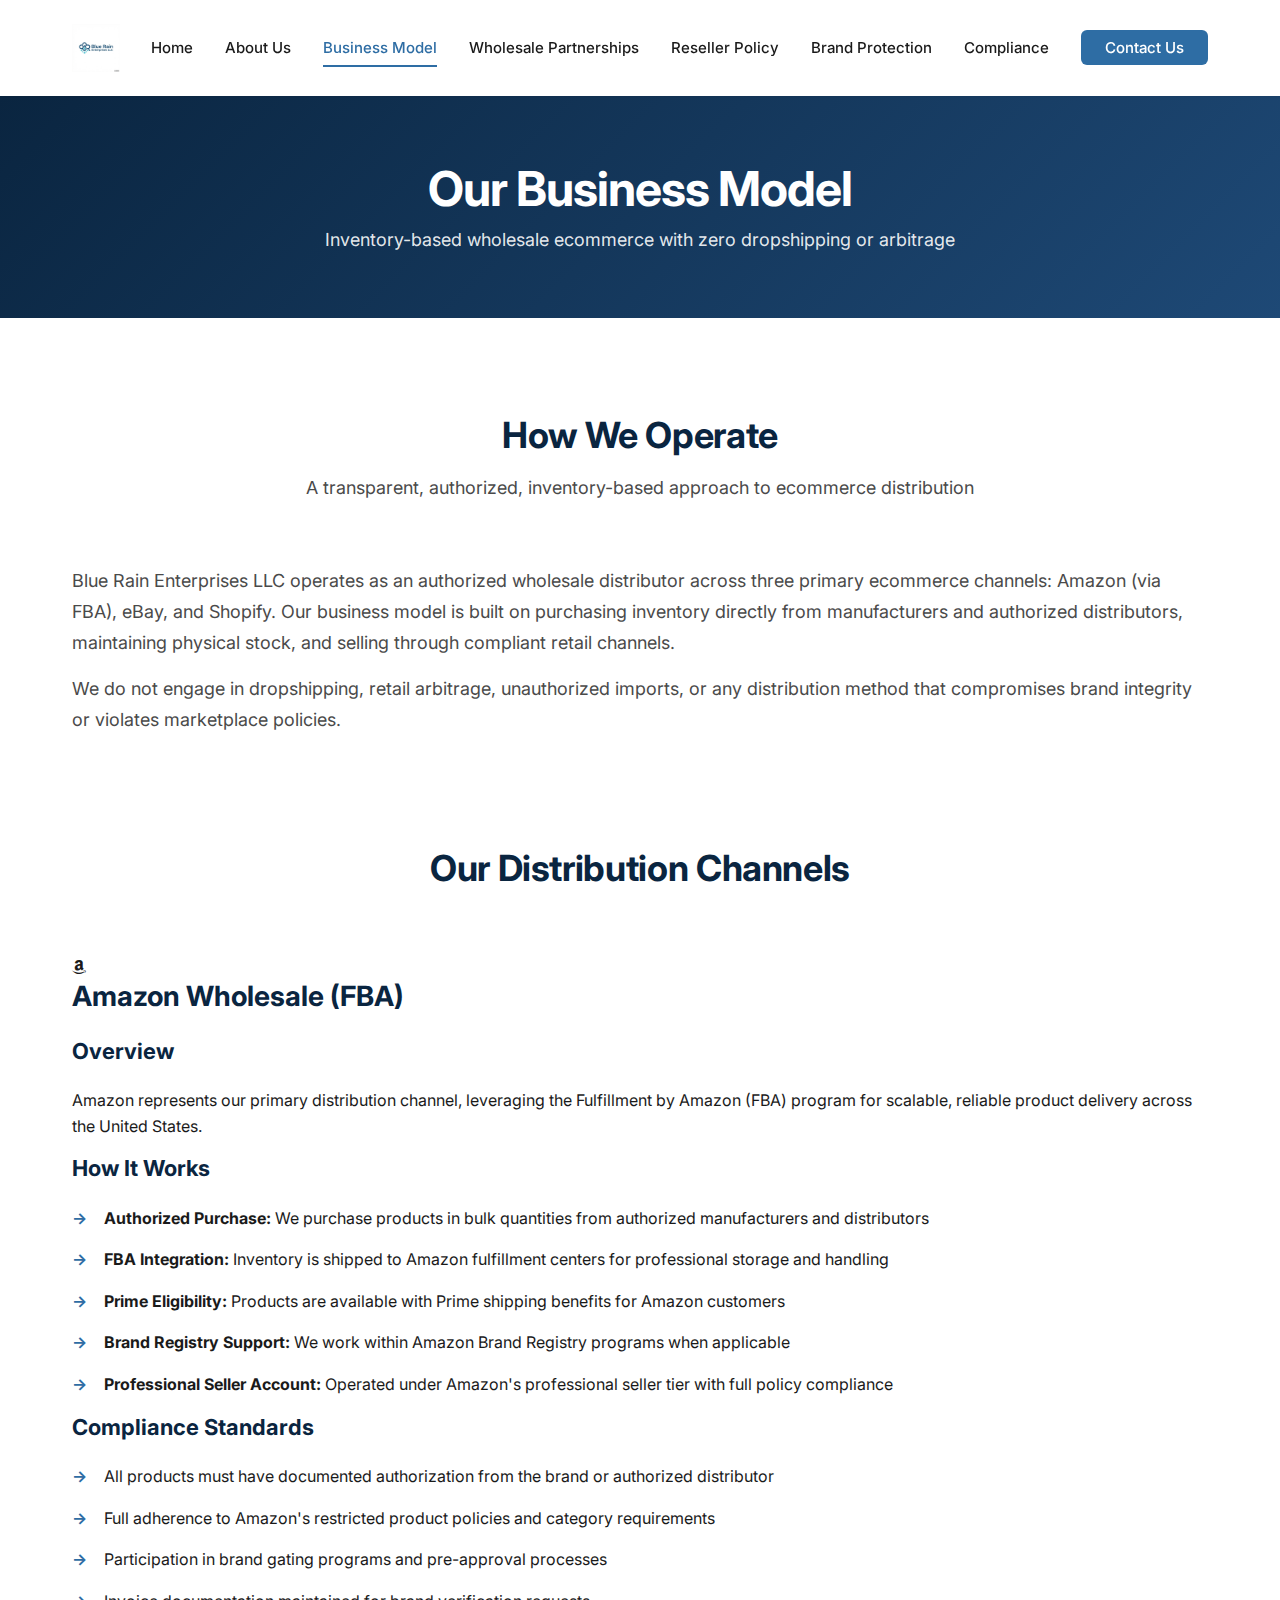
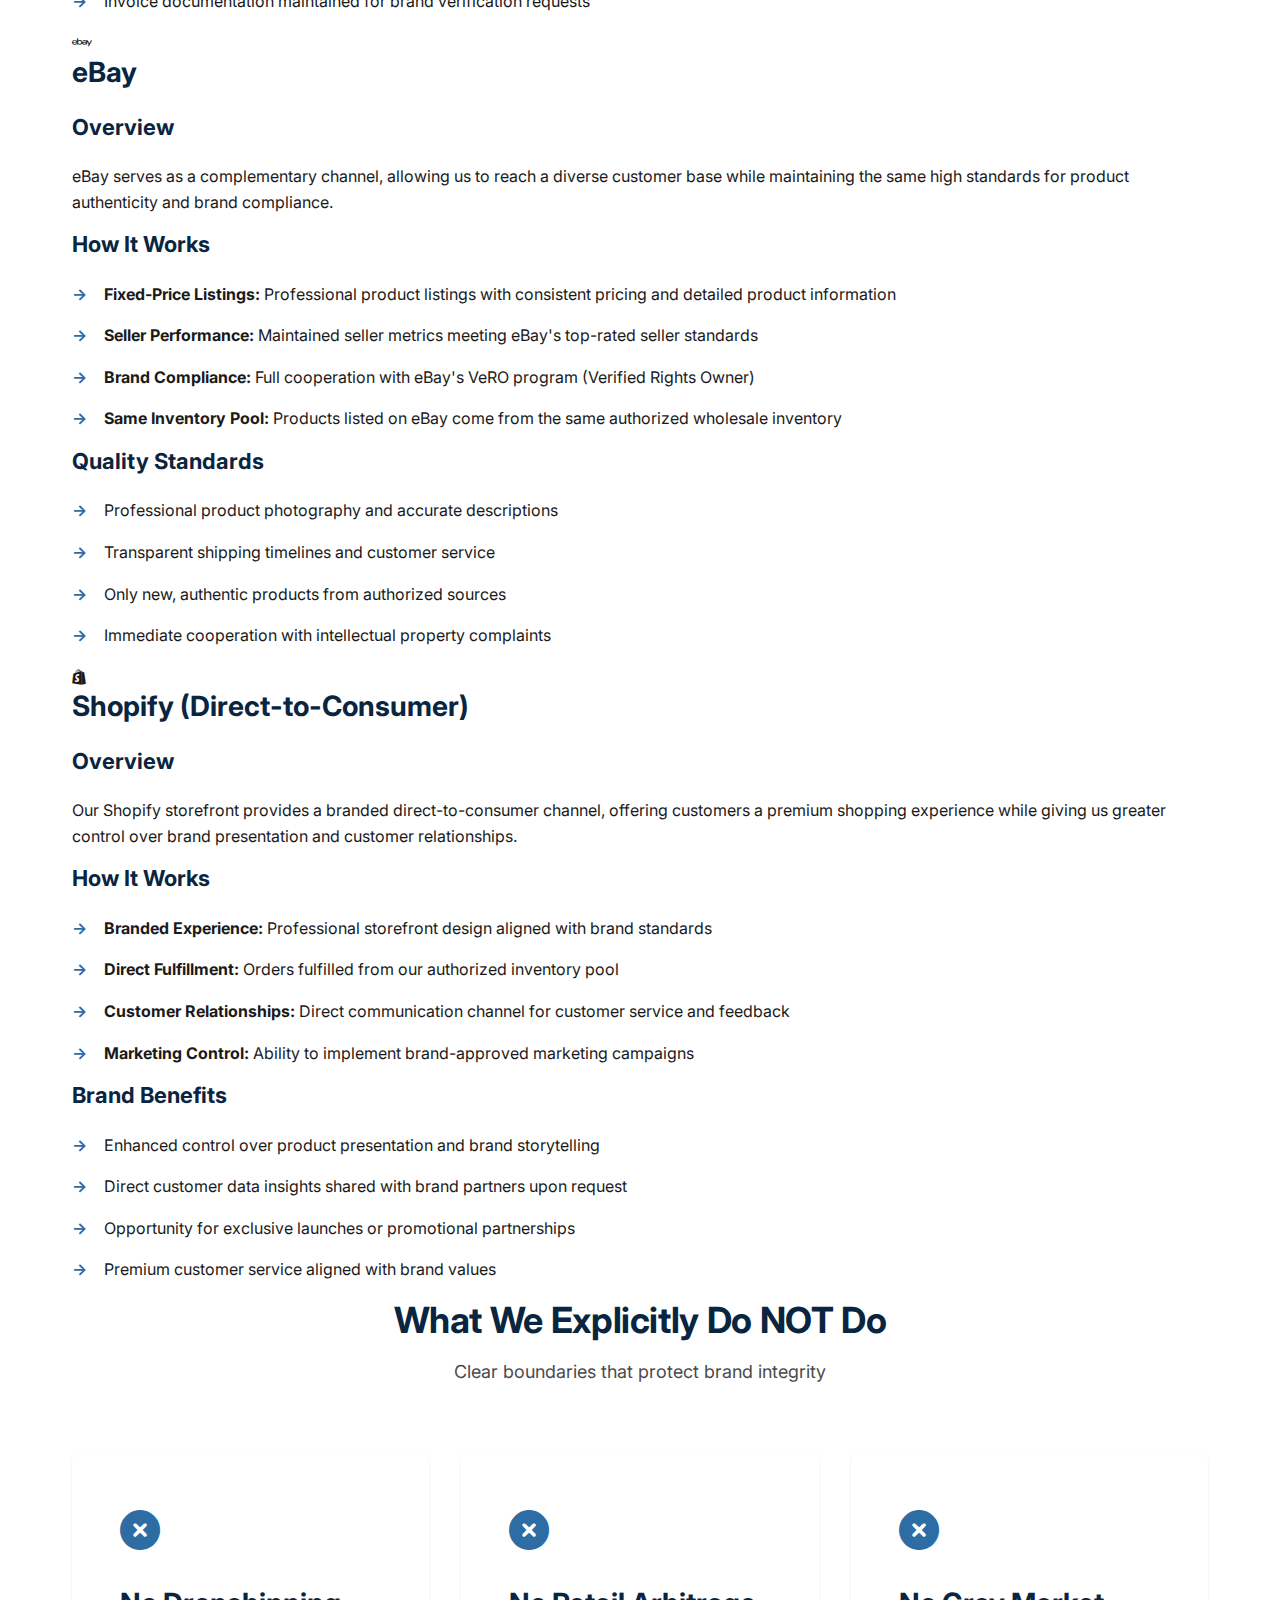
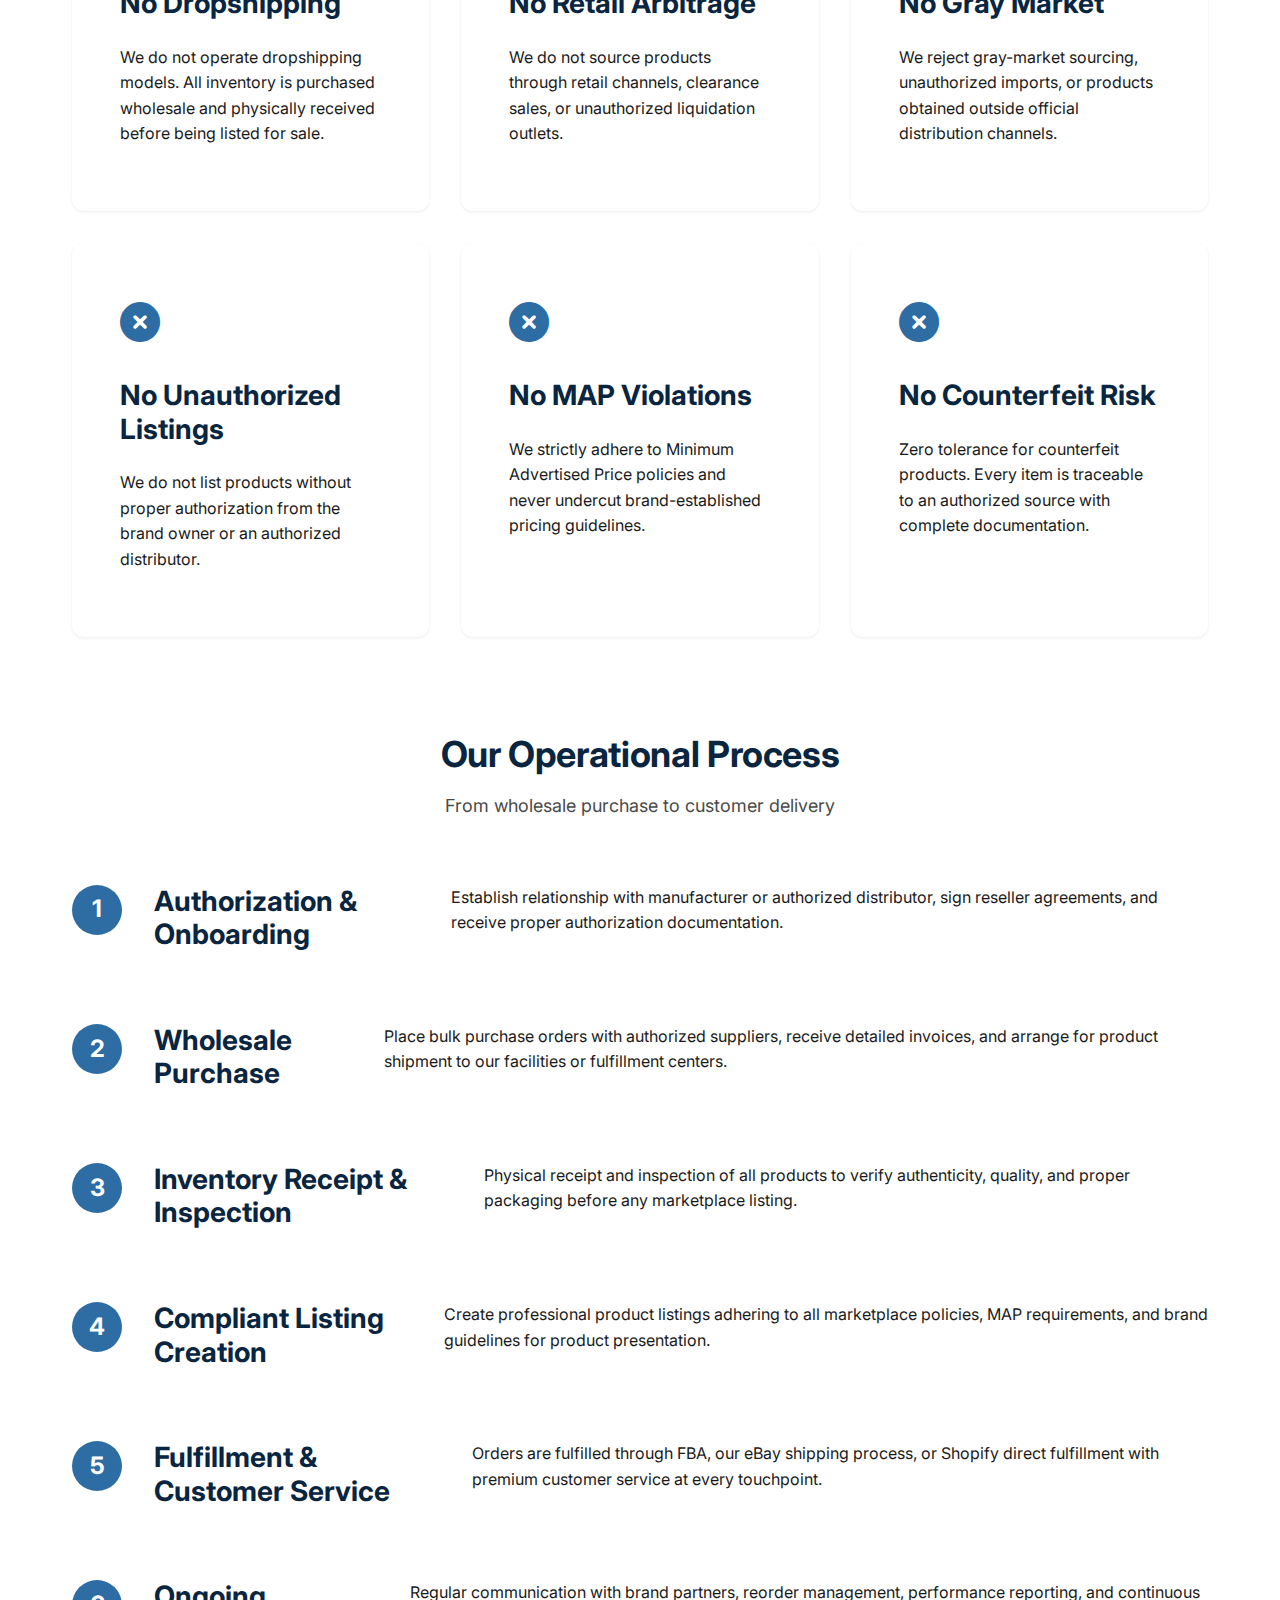
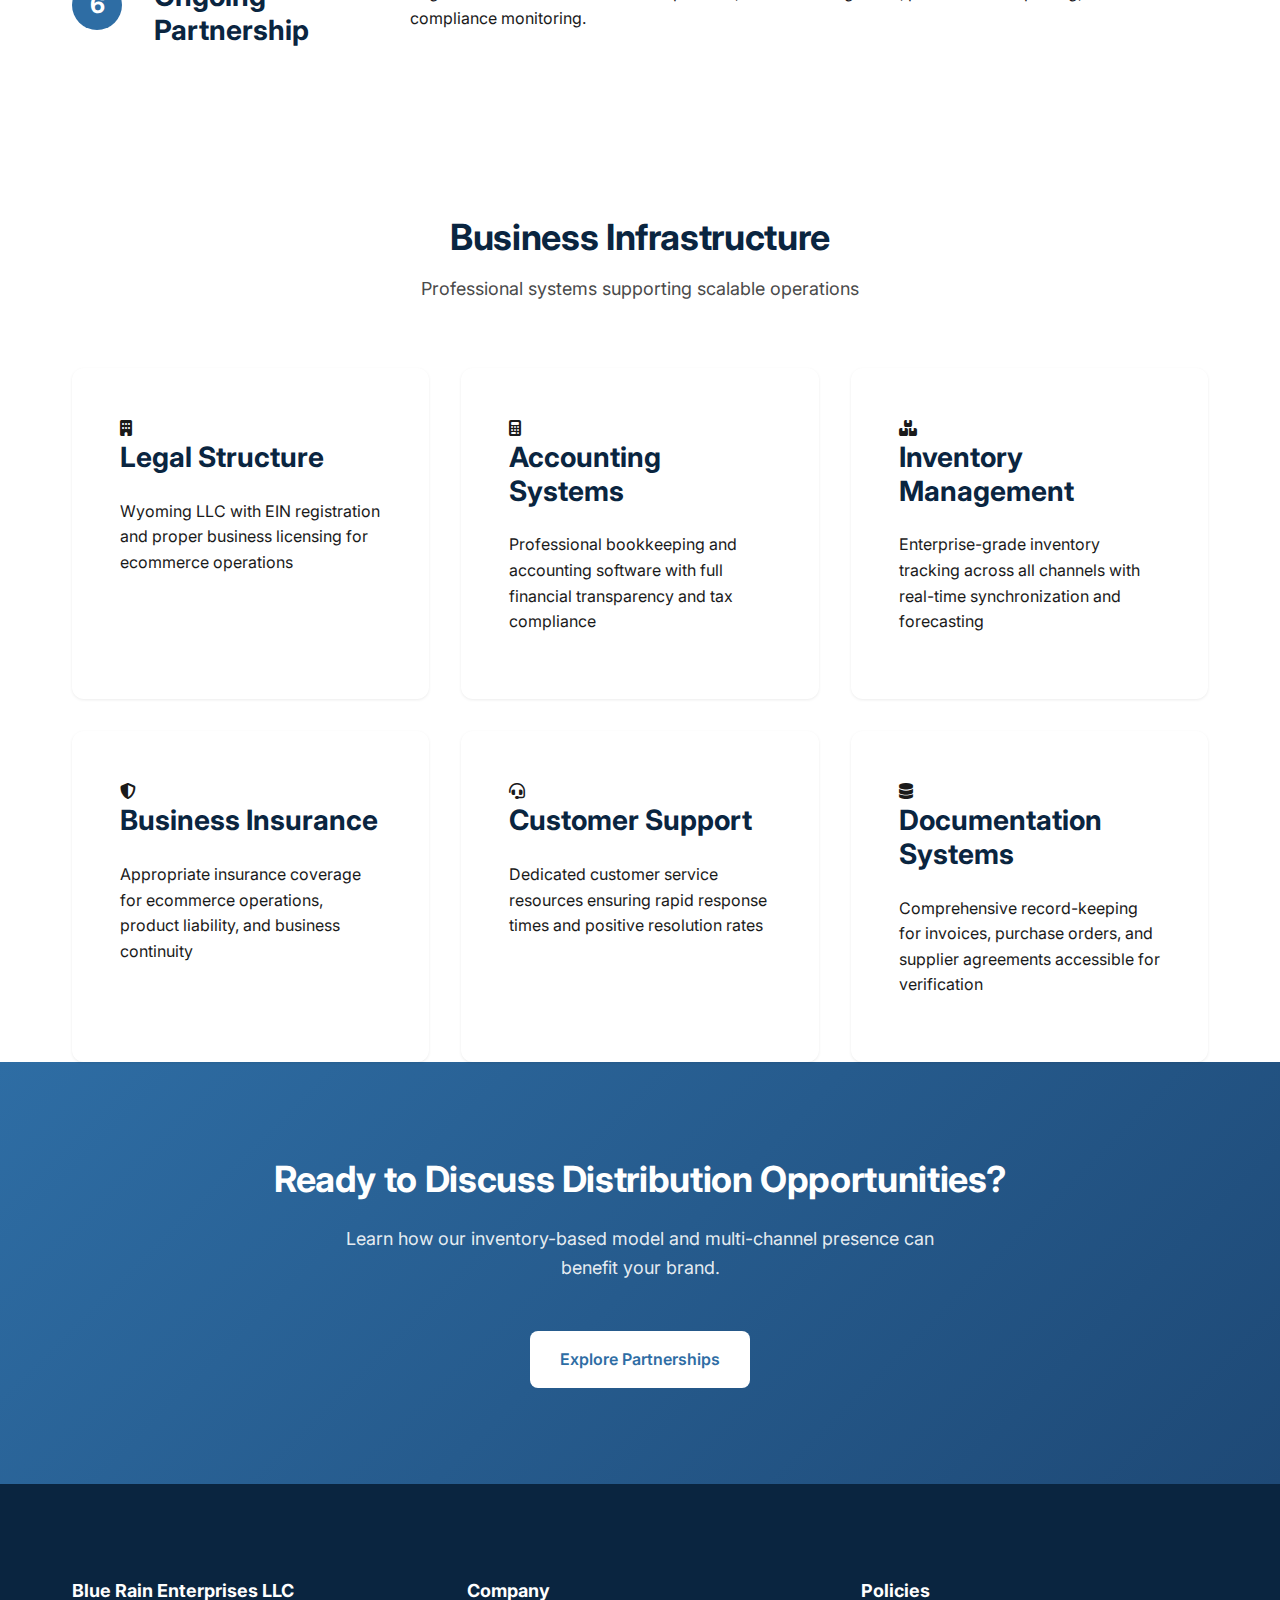
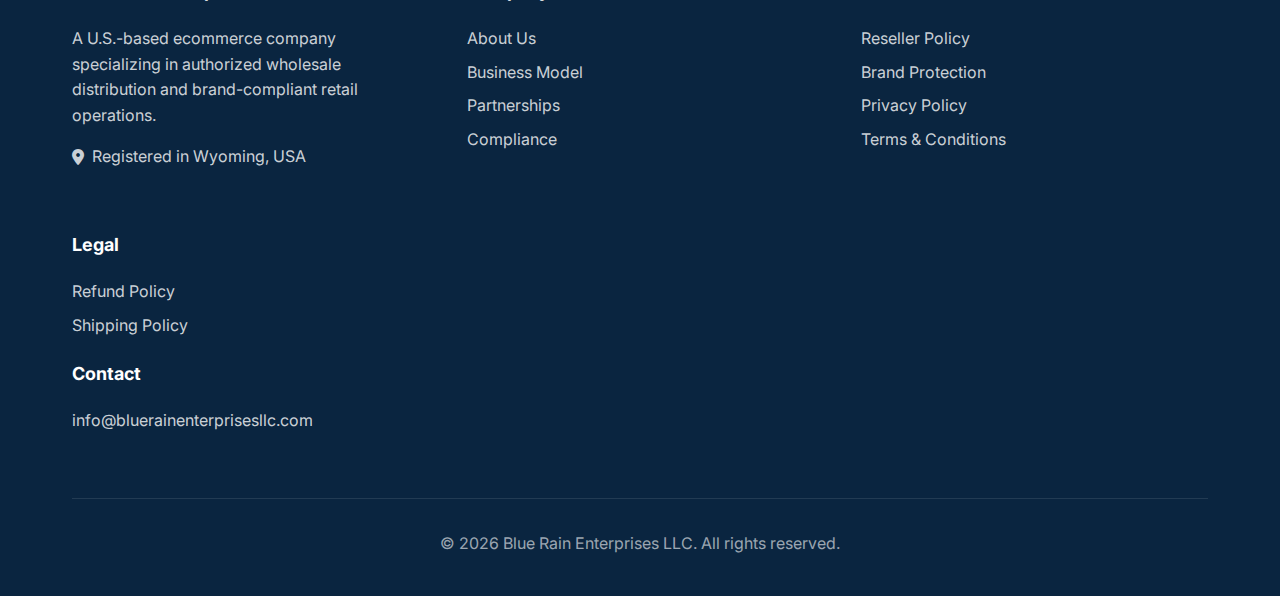
<file: business-model.html>
<!DOCTYPE html>
<html lang="en">
<head>
    <meta charset="UTF-8">
    <meta name="viewport" content="width=device-width, initial-scale=1.0">
    <meta name="description" content="Blue Rain Enterprises LLC operates an inventory-based ecommerce model through Amazon FBA, eBay, and Shopify with zero dropshipping or arbitrage.">
    <title>Our Business Model | Blue Rain Enterprises LLC</title>
    <link rel="stylesheet" href="css/style.css">
    <link href="https://fonts.googleapis.com/css2?family=Inter:wght@300;400;500;600;700&display=swap" rel="stylesheet">
    <link rel="stylesheet" href="https://cdn.jsdelivr.net/npm/@fortawesome/fontawesome-free@6.4.0/css/all.min.css">
</head>
<body>
    <!-- Header & Navigation -->
    <header class="header">
        <div class="container">
            <nav class="nav">
                                <div class="logo">
                    <a href="index.html">
                        <img src="images/logo.png" alt="Blue Rain Enterprises LLC Logo" class="logo-img">
                    </a>
                </div>
                <button class="mobile-menu-toggle" aria-label="Toggle menu">
                    <span></span>
                    <span></span>
                    <span></span>
                </button>
                <ul class="nav-menu">
                    <li><a href="index.html">Home</a></li>
                    <li><a href="about.html">About Us</a></li>
                    <li><a href="business-model.html" class="active">Business Model</a></li>
                    <li><a href="wholesale-partnerships.html">Wholesale Partnerships</a></li>
                    <li><a href="authorized-reseller.html">Reseller Policy</a></li>
                    <li><a href="brand-protection.html">Brand Protection</a></li>
                    <li><a href="compliance.html">Compliance</a></li>
                    <li><a href="contact.html" class="cta-nav">Contact Us</a></li>
                </ul>
            </nav>
        </div>
    </header>

    <!-- Page Header -->
    <section class="page-header">
        <div class="container">
            <h1>Our Business Model</h1>
            <p>Inventory-based wholesale ecommerce with zero dropshipping or arbitrage</p>
        </div>
    </section>

    <!-- Model Overview -->
    <section class="content-section">
        <div class="container">
            <div class="section-header">
                <h2>How We Operate</h2>
                <p>A transparent, authorized, inventory-based approach to ecommerce distribution</p>
            </div>
            <div class="model-overview">
                <p class="lead-text">Blue Rain Enterprises LLC operates as an authorized wholesale distributor across three primary ecommerce channels: Amazon (via FBA), eBay, and Shopify. Our business model is built on purchasing inventory directly from manufacturers and authorized distributors, maintaining physical stock, and selling through compliant retail channels.</p>
                <p class="lead-text">We do not engage in dropshipping, retail arbitrage, unauthorized imports, or any distribution method that compromises brand integrity or violates marketplace policies.</p>
            </div>
        </div>
    </section>

    <!-- Distribution Channels -->
    <section class="channels-section">
        <div class="container">
            <div class="section-header">
                <h2>Our Distribution Channels</h2>
            </div>
            
            <div class="channel-detail">
                <div class="channel-header">
                    <div class="channel-icon">
                        <i class="fab fa-amazon"></i>
                    </div>
                    <h3>Amazon Wholesale (FBA)</h3>
                </div>
                <div class="channel-content">
                    <h4>Overview</h4>
                    <p>Amazon represents our primary distribution channel, leveraging the Fulfillment by Amazon (FBA) program for scalable, reliable product delivery across the United States.</p>
                    
                    <h4>How It Works</h4>
                    <ul class="styled-list">
                        <li><strong>Authorized Purchase:</strong> We purchase products in bulk quantities from authorized manufacturers and distributors</li>
                        <li><strong>FBA Integration:</strong> Inventory is shipped to Amazon fulfillment centers for professional storage and handling</li>
                        <li><strong>Prime Eligibility:</strong> Products are available with Prime shipping benefits for Amazon customers</li>
                        <li><strong>Brand Registry Support:</strong> We work within Amazon Brand Registry programs when applicable</li>
                        <li><strong>Professional Seller Account:</strong> Operated under Amazon's professional seller tier with full policy compliance</li>
                    </ul>

                    <h4>Compliance Standards</h4>
                    <ul class="styled-list">
                        <li>All products must have documented authorization from the brand or authorized distributor</li>
                        <li>Full adherence to Amazon's restricted product policies and category requirements</li>
                        <li>Participation in brand gating programs and pre-approval processes</li>
                        <li>Invoice documentation maintained for brand verification requests</li>
                    </ul>
                </div>
            </div>

            <div class="channel-detail">
                <div class="channel-header">
                    <div class="channel-icon">
                        <i class="fab fa-ebay"></i>
                    </div>
                    <h3>eBay</h3>
                </div>
                <div class="channel-content">
                    <h4>Overview</h4>
                    <p>eBay serves as a complementary channel, allowing us to reach a diverse customer base while maintaining the same high standards for product authenticity and brand compliance.</p>
                    
                    <h4>How It Works</h4>
                    <ul class="styled-list">
                        <li><strong>Fixed-Price Listings:</strong> Professional product listings with consistent pricing and detailed product information</li>
                        <li><strong>Seller Performance:</strong> Maintained seller metrics meeting eBay's top-rated seller standards</li>
                        <li><strong>Brand Compliance:</strong> Full cooperation with eBay's VeRO program (Verified Rights Owner)</li>
                        <li><strong>Same Inventory Pool:</strong> Products listed on eBay come from the same authorized wholesale inventory</li>
                    </ul>

                    <h4>Quality Standards</h4>
                    <ul class="styled-list">
                        <li>Professional product photography and accurate descriptions</li>
                        <li>Transparent shipping timelines and customer service</li>
                        <li>Only new, authentic products from authorized sources</li>
                        <li>Immediate cooperation with intellectual property complaints</li>
                    </ul>
                </div>
            </div>

            <div class="channel-detail">
                <div class="channel-header">
                    <div class="channel-icon">
                        <i class="fab fa-shopify"></i>
                    </div>
                    <h3>Shopify (Direct-to-Consumer)</h3>
                </div>
                <div class="channel-content">
                    <h4>Overview</h4>
                    <p>Our Shopify storefront provides a branded direct-to-consumer channel, offering customers a premium shopping experience while giving us greater control over brand presentation and customer relationships.</p>
                    
                    <h4>How It Works</h4>
                    <ul class="styled-list">
                        <li><strong>Branded Experience:</strong> Professional storefront design aligned with brand standards</li>
                        <li><strong>Direct Fulfillment:</strong> Orders fulfilled from our authorized inventory pool</li>
                        <li><strong>Customer Relationships:</strong> Direct communication channel for customer service and feedback</li>
                        <li><strong>Marketing Control:</strong> Ability to implement brand-approved marketing campaigns</li>
                    </ul>

                    <h4>Brand Benefits</h4>
                    <ul class="styled-list">
                        <li>Enhanced control over product presentation and brand storytelling</li>
                        <li>Direct customer data insights shared with brand partners upon request</li>
                        <li>Opportunity for exclusive launches or promotional partnerships</li>
                        <li>Premium customer service aligned with brand values</li>
                    </ul>
                </div>
            </div>
        </div>
    </section>

    <!-- What We Don't Do -->
    <section class="exclusions-section">
        <div class="container">
            <div class="section-header">
                <h2>What We Explicitly Do NOT Do</h2>
                <p>Clear boundaries that protect brand integrity</p>
            </div>
            <div class="exclusions-grid">
                <div class="exclusion-card">
                    <div class="exclusion-icon">
                        <i class="fas fa-times-circle"></i>
                    </div>
                    <h3>No Dropshipping</h3>
                    <p>We do not operate dropshipping models. All inventory is purchased wholesale and physically received before being listed for sale.</p>
                </div>
                <div class="exclusion-card">
                    <div class="exclusion-icon">
                        <i class="fas fa-times-circle"></i>
                    </div>
                    <h3>No Retail Arbitrage</h3>
                    <p>We do not source products through retail channels, clearance sales, or unauthorized liquidation outlets.</p>
                </div>
                <div class="exclusion-card">
                    <div class="exclusion-icon">
                        <i class="fas fa-times-circle"></i>
                    </div>
                    <h3>No Gray Market</h3>
                    <p>We reject gray-market sourcing, unauthorized imports, or products obtained outside official distribution channels.</p>
                </div>
                <div class="exclusion-card">
                    <div class="exclusion-icon">
                        <i class="fas fa-times-circle"></i>
                    </div>
                    <h3>No Unauthorized Listings</h3>
                    <p>We do not list products without proper authorization from the brand owner or an authorized distributor.</p>
                </div>
                <div class="exclusion-card">
                    <div class="exclusion-icon">
                        <i class="fas fa-times-circle"></i>
                    </div>
                    <h3>No MAP Violations</h3>
                    <p>We strictly adhere to Minimum Advertised Price policies and never undercut brand-established pricing guidelines.</p>
                </div>
                <div class="exclusion-card">
                    <div class="exclusion-icon">
                        <i class="fas fa-times-circle"></i>
                    </div>
                    <h3>No Counterfeit Risk</h3>
                    <p>Zero tolerance for counterfeit products. Every item is traceable to an authorized source with complete documentation.</p>
                </div>
            </div>
        </div>
    </section>

    <!-- Operational Process -->
    <section class="process-section">
        <div class="container">
            <div class="section-header">
                <h2>Our Operational Process</h2>
                <p>From wholesale purchase to customer delivery</p>
            </div>
            <div class="process-steps">
                <div class="process-step">
                    <div class="step-number">1</div>
                    <h3>Authorization & Onboarding</h3>
                    <p>Establish relationship with manufacturer or authorized distributor, sign reseller agreements, and receive proper authorization documentation.</p>
                </div>
                <div class="process-step">
                    <div class="step-number">2</div>
                    <h3>Wholesale Purchase</h3>
                    <p>Place bulk purchase orders with authorized suppliers, receive detailed invoices, and arrange for product shipment to our facilities or fulfillment centers.</p>
                </div>
                <div class="process-step">
                    <div class="step-number">3</div>
                    <h3>Inventory Receipt & Inspection</h3>
                    <p>Physical receipt and inspection of all products to verify authenticity, quality, and proper packaging before any marketplace listing.</p>
                </div>
                <div class="process-step">
                    <div class="step-number">4</div>
                    <h3>Compliant Listing Creation</h3>
                    <p>Create professional product listings adhering to all marketplace policies, MAP requirements, and brand guidelines for product presentation.</p>
                </div>
                <div class="process-step">
                    <div class="step-number">5</div>
                    <h3>Fulfillment & Customer Service</h3>
                    <p>Orders are fulfilled through FBA, our eBay shipping process, or Shopify direct fulfillment with premium customer service at every touchpoint.</p>
                </div>
                <div class="process-step">
                    <div class="step-number">6</div>
                    <h3>Ongoing Partnership</h3>
                    <p>Regular communication with brand partners, reorder management, performance reporting, and continuous compliance monitoring.</p>
                </div>
            </div>
        </div>
    </section>

    <!-- Business Infrastructure -->
    <section class="infrastructure-section">
        <div class="container">
            <div class="section-header">
                <h2>Business Infrastructure</h2>
                <p>Professional systems supporting scalable operations</p>
            </div>
            <div class="infrastructure-grid">
                <div class="infra-card">
                    <i class="fas fa-building"></i>
                    <h3>Legal Structure</h3>
                    <p>Wyoming LLC with EIN registration and proper business licensing for ecommerce operations</p>
                </div>
                <div class="infra-card">
                    <i class="fas fa-calculator"></i>
                    <h3>Accounting Systems</h3>
                    <p>Professional bookkeeping and accounting software with full financial transparency and tax compliance</p>
                </div>
                <div class="infra-card">
                    <i class="fas fa-boxes"></i>
                    <h3>Inventory Management</h3>
                    <p>Enterprise-grade inventory tracking across all channels with real-time synchronization and forecasting</p>
                </div>
                <div class="infra-card">
                    <i class="fas fa-shield-alt"></i>
                    <h3>Business Insurance</h3>
                    <p>Appropriate insurance coverage for ecommerce operations, product liability, and business continuity</p>
                </div>
                <div class="infra-card">
                    <i class="fas fa-headset"></i>
                    <h3>Customer Support</h3>
                    <p>Dedicated customer service resources ensuring rapid response times and positive resolution rates</p>
                </div>
                <div class="infra-card">
                    <i class="fas fa-database"></i>
                    <h3>Documentation Systems</h3>
                    <p>Comprehensive record-keeping for invoices, purchase orders, and supplier agreements accessible for verification</p>
                </div>
            </div>
        </div>
    </section>

    <!-- CTA Section -->
    <section class="cta-section">
        <div class="container">
            <div class="cta-content">
                <h2>Ready to Discuss Distribution Opportunities?</h2>
                <p>Learn how our inventory-based model and multi-channel presence can benefit your brand.</p>
                <a href="wholesale-partnerships.html" class="btn btn-light">Explore Partnerships</a>
            </div>
        </div>
    </section>

    <!-- Footer -->
    <footer class="footer">
        <div class="container">
            <div class="footer-grid">
                <div class="footer-col">
                    <h4>Blue Rain Enterprises LLC</h4>
                    <p>A U.S.-based ecommerce company specializing in authorized wholesale distribution and brand-compliant retail operations.</p>
                    <p class="footer-location">
                        <i class="fas fa-map-marker-alt"></i>
                        Registered in Wyoming, USA
                    </p>
                </div>
                <div class="footer-col">
                    <h4>Company</h4>
                    <ul>
                        <li><a href="about.html">About Us</a></li>
                        <li><a href="business-model.html">Business Model</a></li>
                        <li><a href="wholesale-partnerships.html">Partnerships</a></li>
                        <li><a href="compliance.html">Compliance</a></li>
                    </ul>
                </div>
                <div class="footer-col">
                    <h4>Policies</h4>
                    <ul>
                        <li><a href="authorized-reseller.html">Reseller Policy</a></li>
                        <li><a href="brand-protection.html">Brand Protection</a></li>
                        <li><a href="privacy-policy.html">Privacy Policy</a></li>
                        <li><a href="terms.html">Terms & Conditions</a></li>
                    </ul>
                </div>
                <div class="footer-col">
                    <h4>Legal</h4>
                    <ul>
                        <li><a href="refund-policy.html">Refund Policy</a></li>
                        <li><a href="shipping-policy.html">Shipping Policy</a></li>
                    </ul>
                    <h4 style="margin-top: 1.5rem;">Contact</h4>
                    <p><a href="mailto:info@bluerainenterprisesllc.com">info@bluerainenterprisesllc.com</a></p>
                </div>
            </div>
            <div class="footer-bottom">
                <p>&copy; 2026 Blue Rain Enterprises LLC. All rights reserved.</p>
            </div>
        </div>
    </footer>

    <script src="js/main.js"></script>
</body>
</html>
</file>
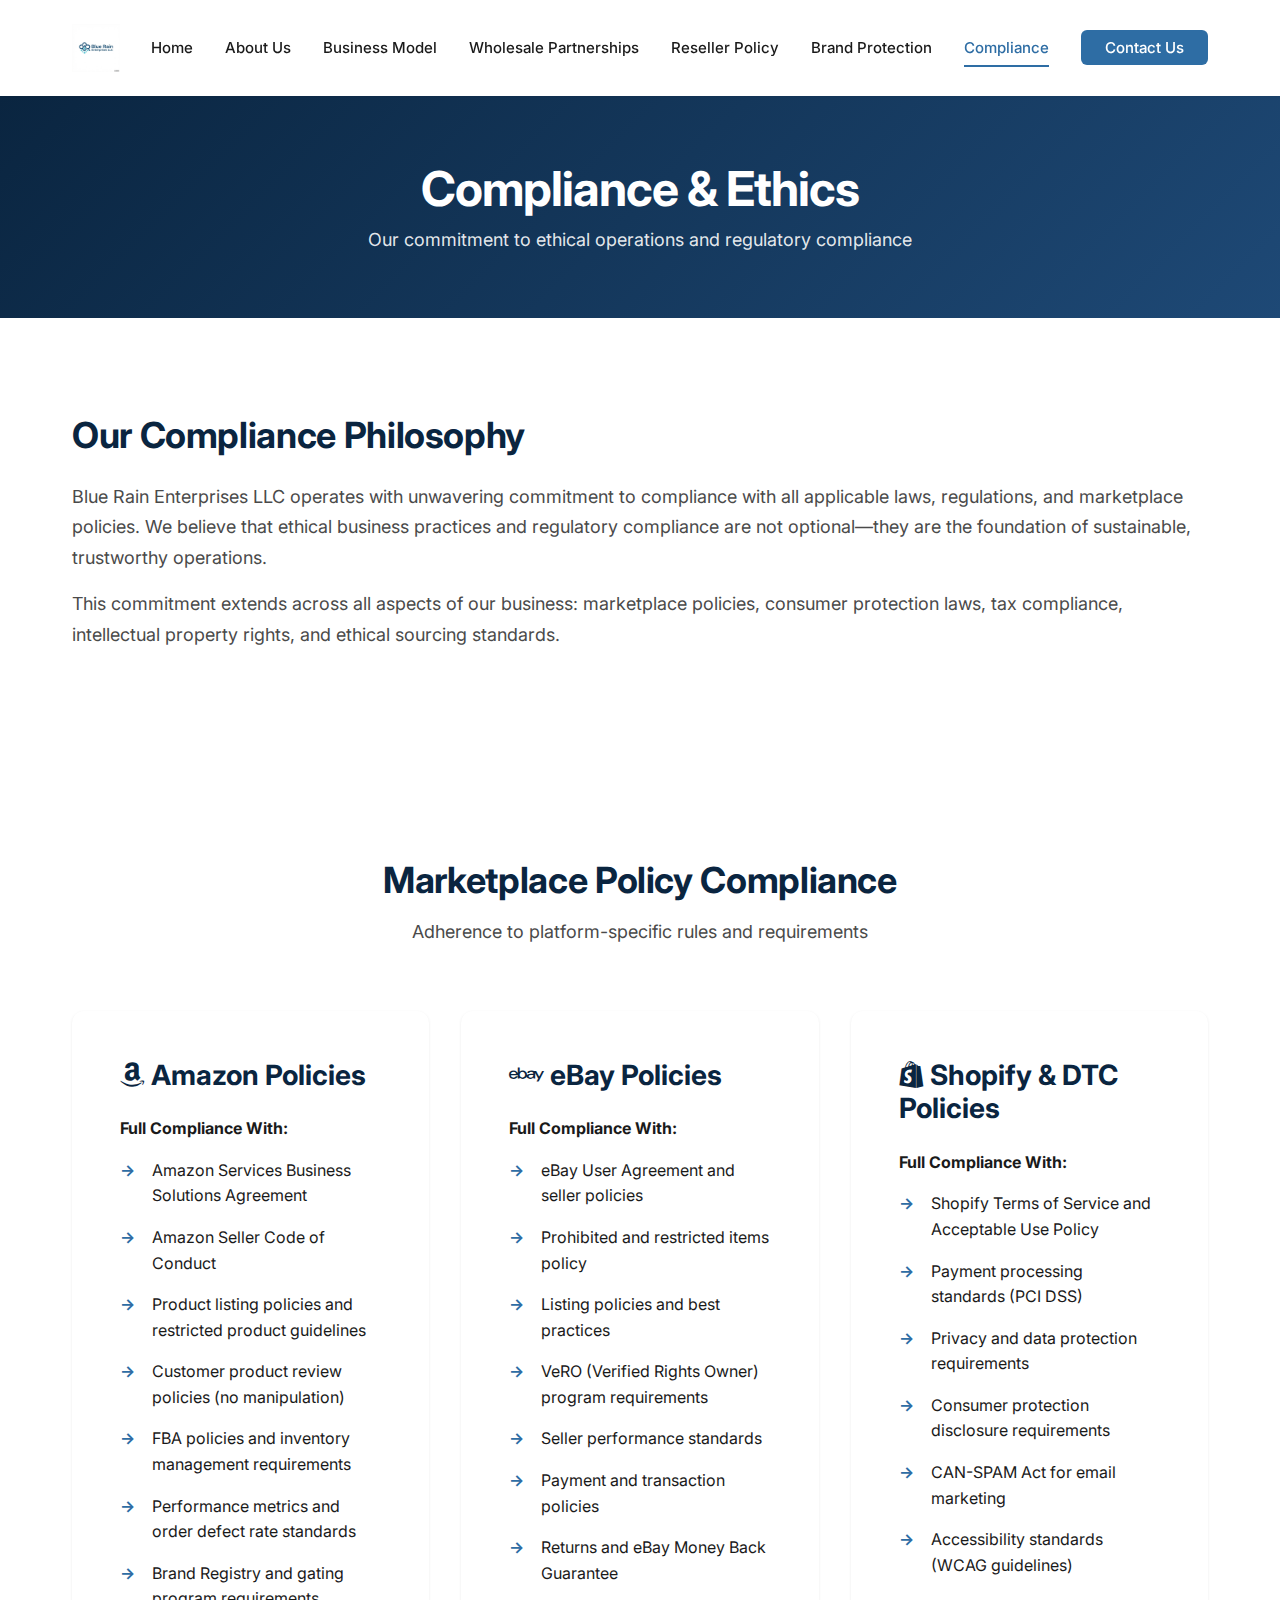
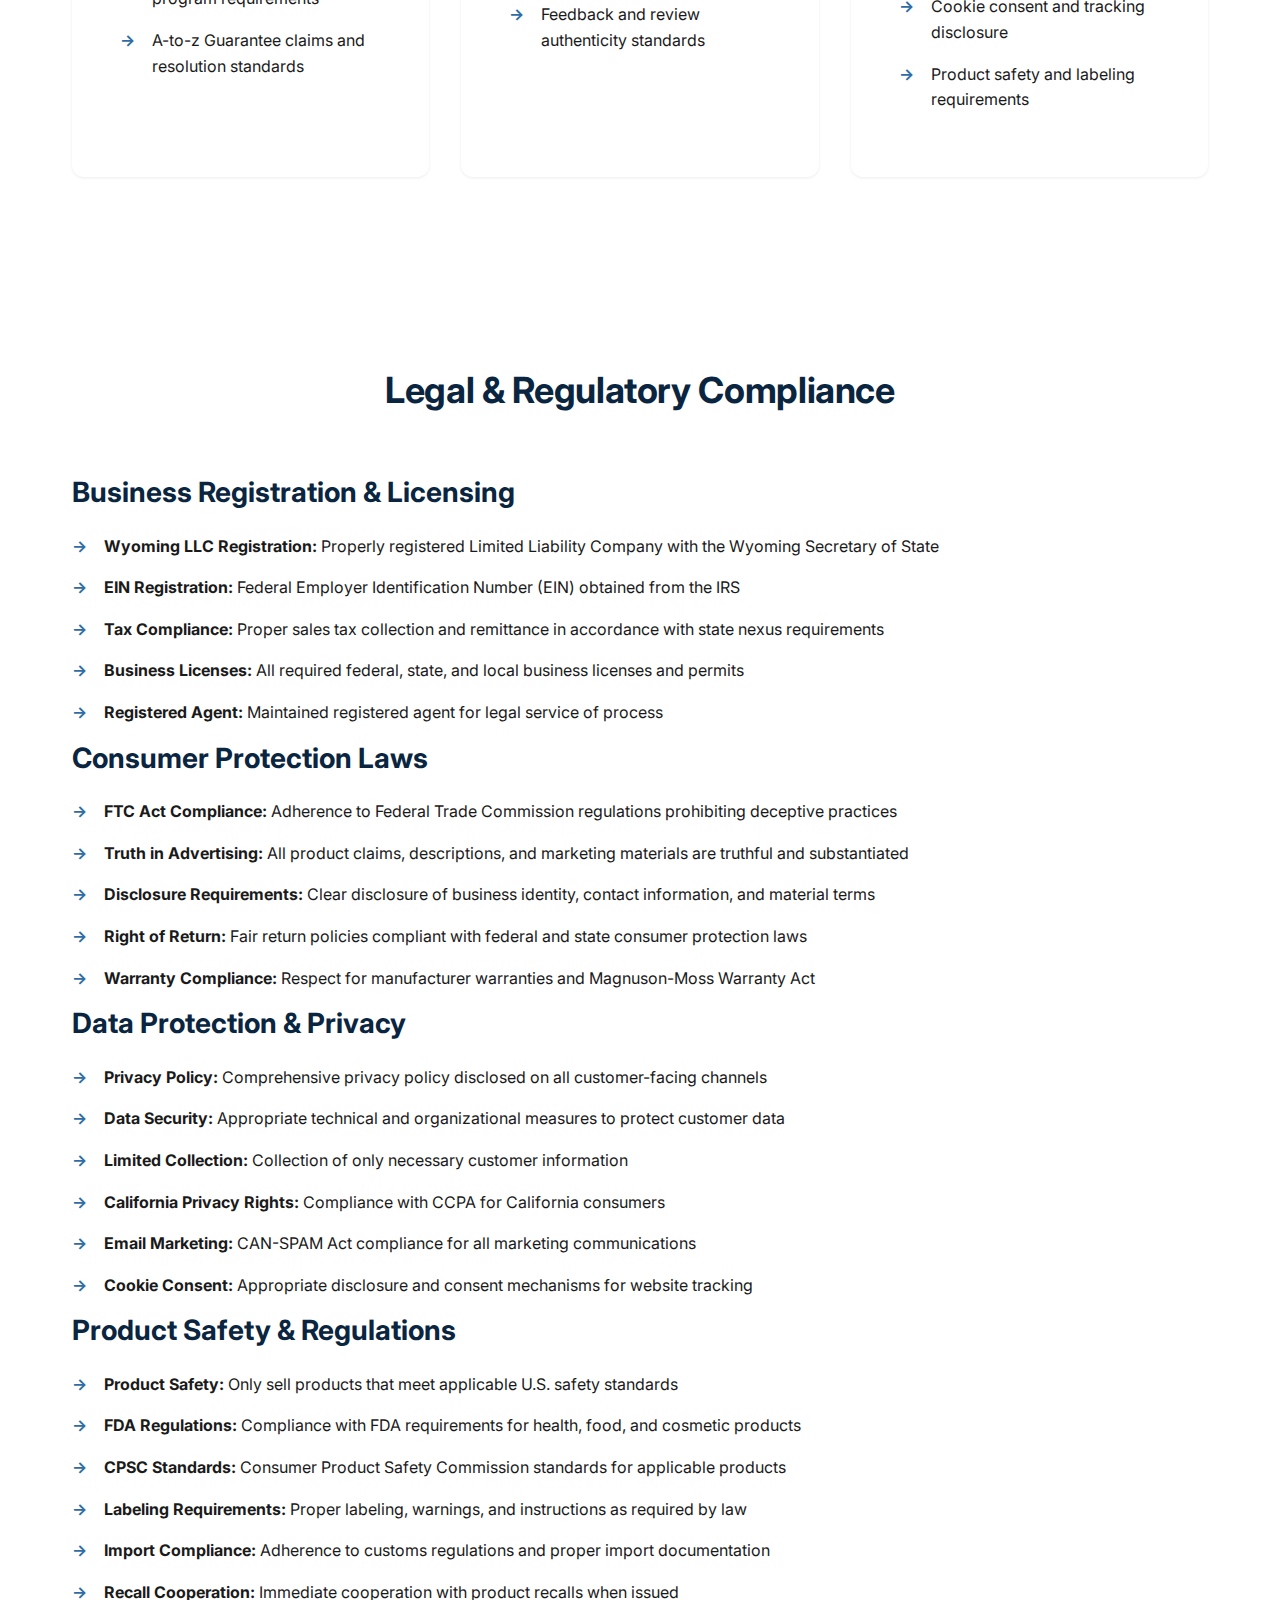
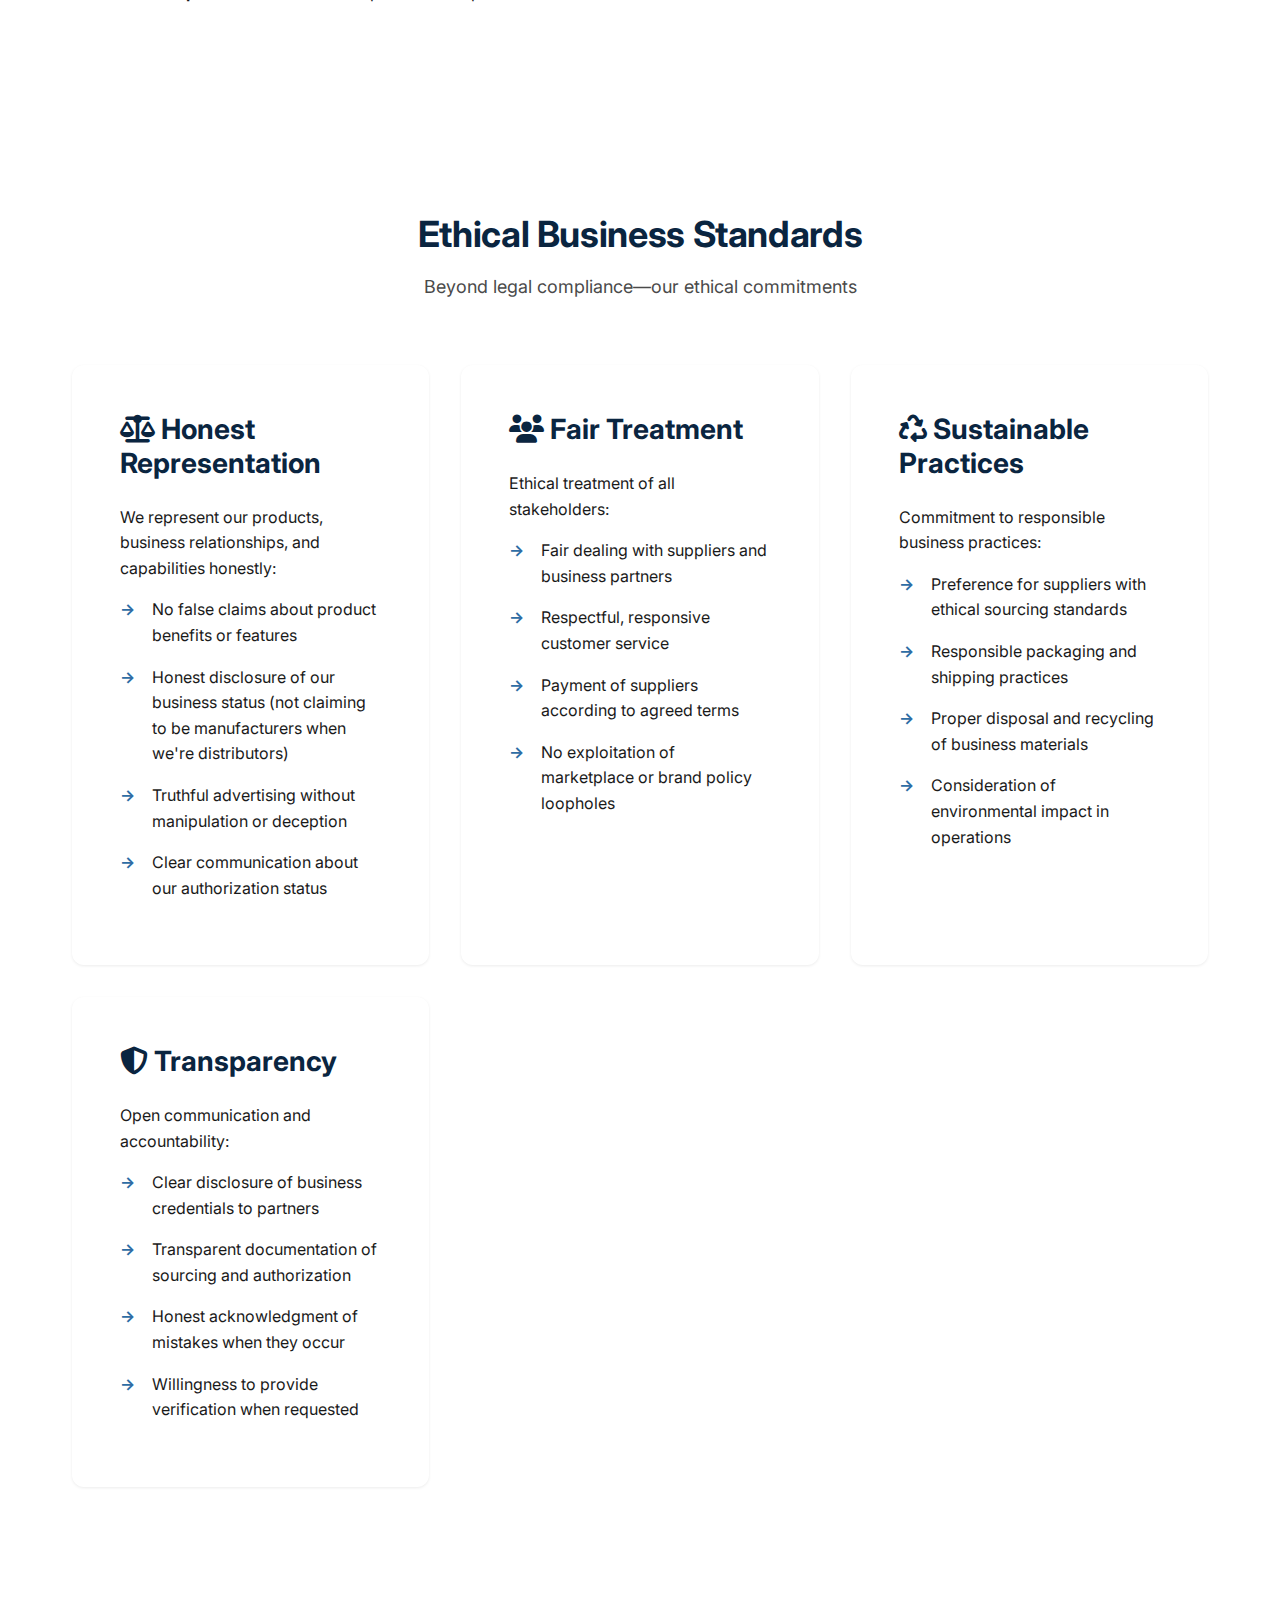
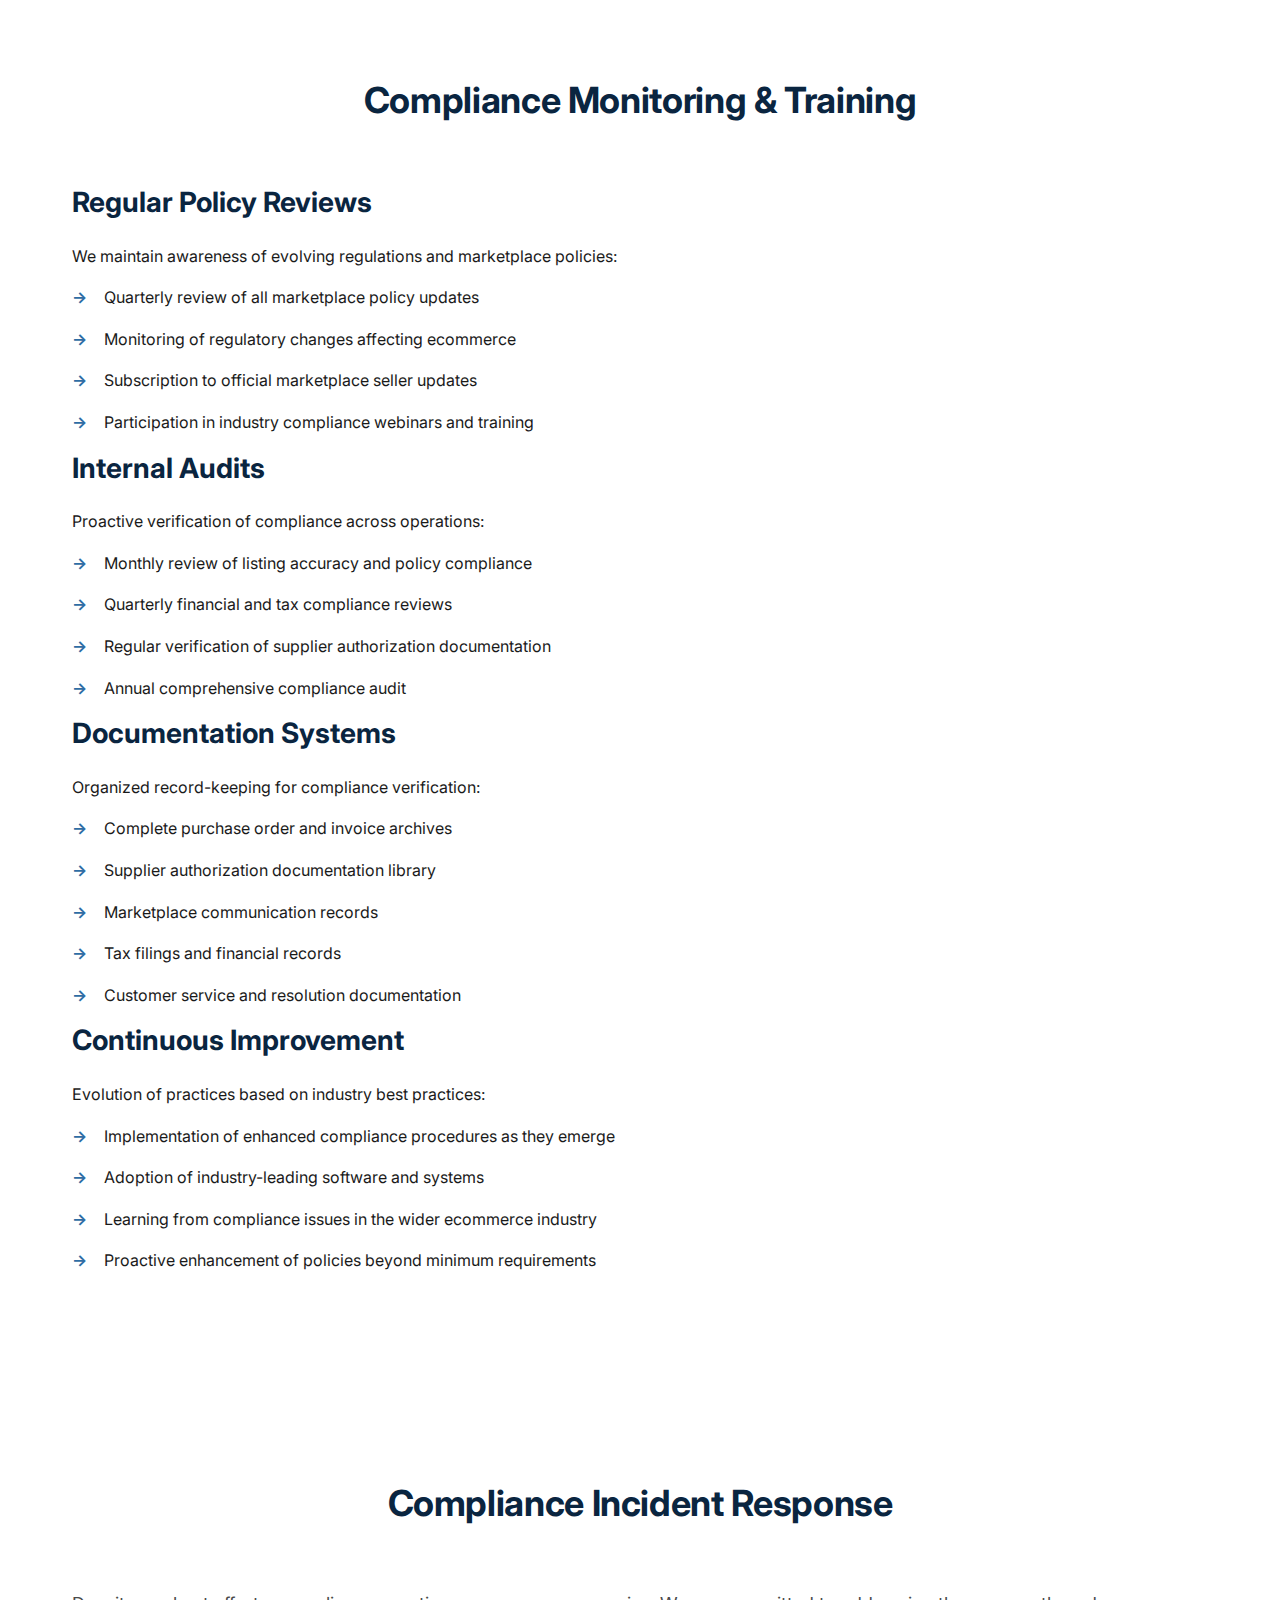
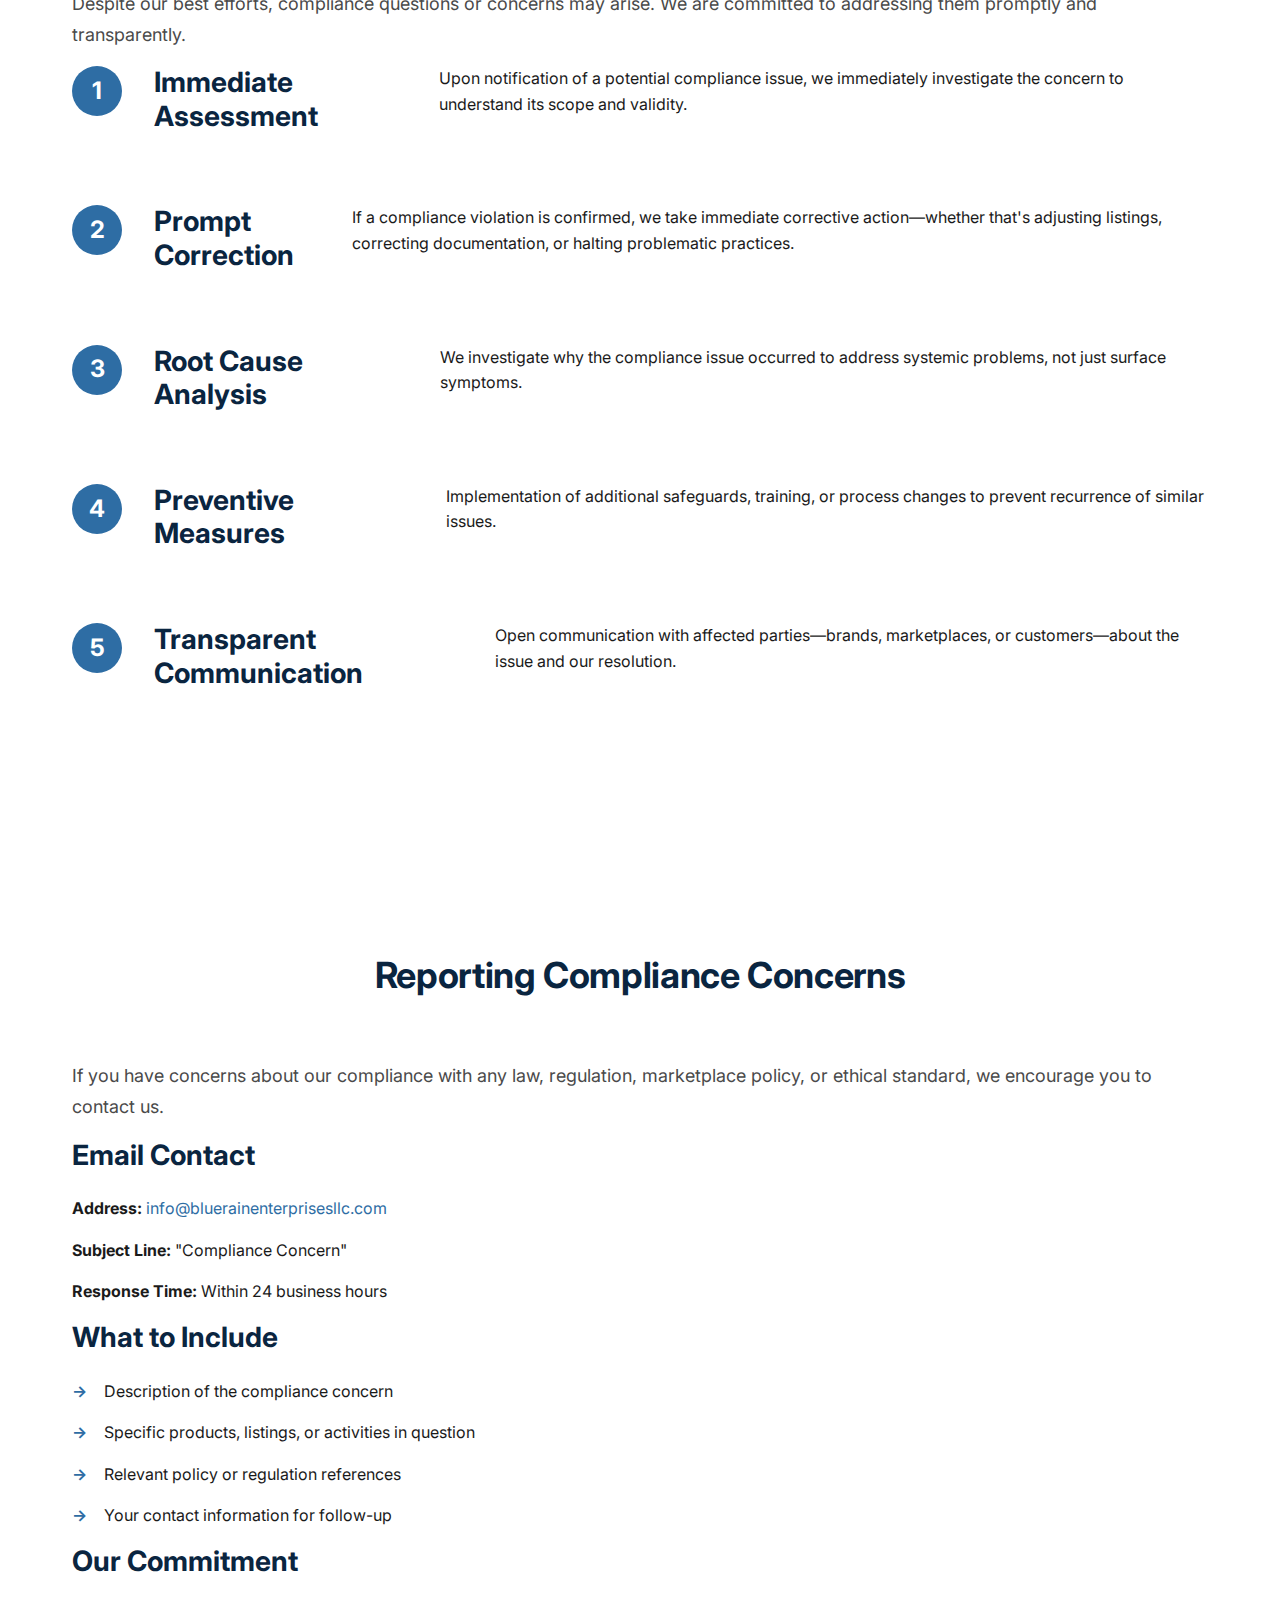
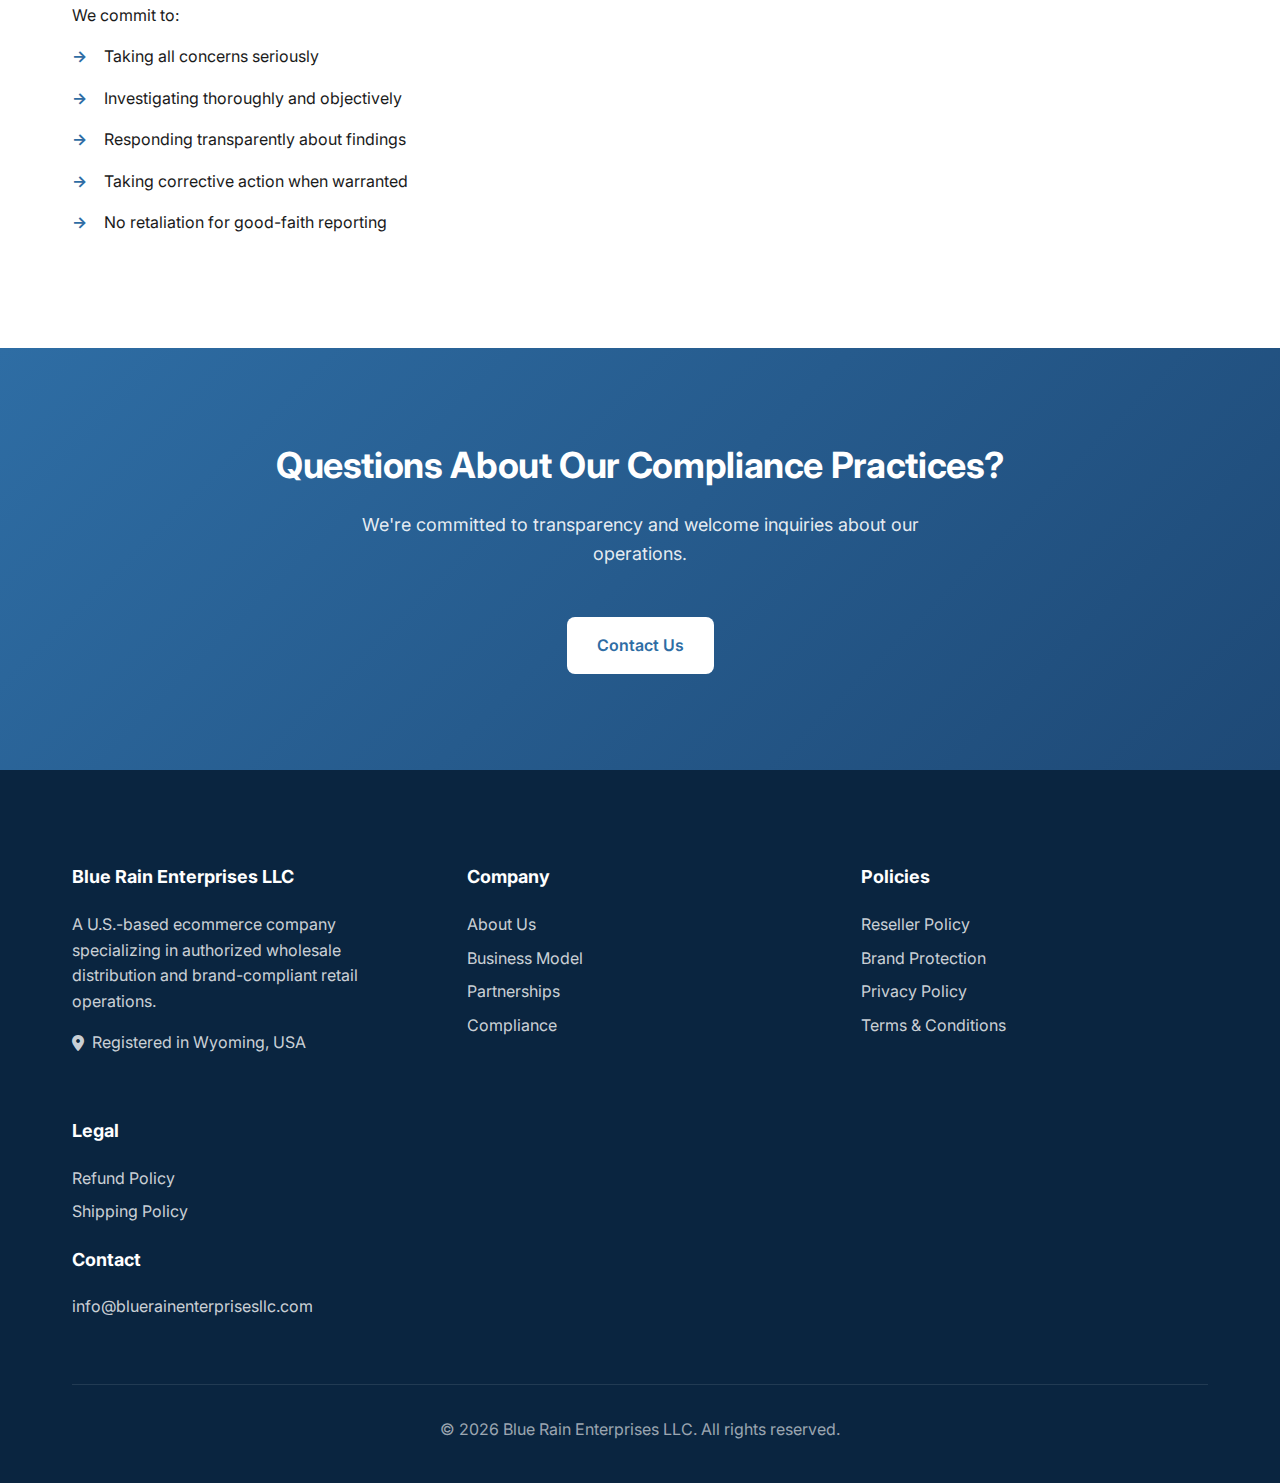
<file: compliance.html>
<!DOCTYPE html>
<html lang="en">
<head>
    <meta charset="UTF-8">
    <meta name="viewport" content="width=device-width, initial-scale=1.0">
    <meta name="description" content="Blue Rain Enterprises LLC Compliance & Ethics - Marketplace policy adherence, ethical sourcing, transparent operations, and consumer protection.">
    <title>Compliance & Ethics | Blue Rain Enterprises LLC</title>
    <link rel="stylesheet" href="css/style.css">
    <link href="https://fonts.googleapis.com/css2?family=Inter:wght@300;400;500;600;700&display=swap" rel="stylesheet">
    <link rel="stylesheet" href="https://cdn.jsdelivr.net/npm/@fortawesome/fontawesome-free@6.4.0/css/all.min.css">
</head>
<body>
    <!-- Header & Navigation -->
    <header class="header">
        <div class="container">
            <nav class="nav">
                                <div class="logo">
                    <a href="index.html">
                        <img src="images/logo.png" alt="Blue Rain Enterprises LLC Logo" class="logo-img">
                    </a>
                </div>
                <button class="mobile-menu-toggle" aria-label="Toggle menu">
                    <span></span>
                    <span></span>
                    <span></span>
                </button>
                <ul class="nav-menu">
                    <li><a href="index.html">Home</a></li>
                    <li><a href="about.html">About Us</a></li>
                    <li><a href="business-model.html">Business Model</a></li>
                    <li><a href="wholesale-partnerships.html">Wholesale Partnerships</a></li>
                    <li><a href="authorized-reseller.html">Reseller Policy</a></li>
                    <li><a href="brand-protection.html">Brand Protection</a></li>
                    <li><a href="compliance.html" class="active">Compliance</a></li>
                    <li><a href="contact.html" class="cta-nav">Contact Us</a></li>
                </ul>
            </nav>
        </div>
    </header>

    <!-- Page Header -->
    <section class="page-header">
        <div class="container">
            <h1>Compliance & Ethics</h1>
            <p>Our commitment to ethical operations and regulatory compliance</p>
        </div>
    </section>

    <!-- Overview -->
    <section class="content-section">
        <div class="container">
            <div class="compliance-intro">
                <h2>Our Compliance Philosophy</h2>
                <p class="lead-text">Blue Rain Enterprises LLC operates with unwavering commitment to compliance with all applicable laws, regulations, and marketplace policies. We believe that ethical business practices and regulatory compliance are not optional—they are the foundation of sustainable, trustworthy operations.</p>
                <p class="lead-text">This commitment extends across all aspects of our business: marketplace policies, consumer protection laws, tax compliance, intellectual property rights, and ethical sourcing standards.</p>
            </div>
        </div>
    </section>

    <!-- Marketplace Compliance -->
    <section class="marketplace-compliance-section">
        <div class="container">
            <div class="section-header">
                <h2>Marketplace Policy Compliance</h2>
                <p>Adherence to platform-specific rules and requirements</p>
            </div>
            <div class="marketplace-grid">
                <div class="marketplace-compliance-card">
                    <h3><i class="fab fa-amazon"></i> Amazon Policies</h3>
                    <p><strong>Full Compliance With:</strong></p>
                    <ul class="styled-list">
                        <li>Amazon Services Business Solutions Agreement</li>
                        <li>Amazon Seller Code of Conduct</li>
                        <li>Product listing policies and restricted product guidelines</li>
                        <li>Customer product review policies (no manipulation)</li>
                        <li>FBA policies and inventory management requirements</li>
                        <li>Performance metrics and order defect rate standards</li>
                        <li>Brand Registry and gating program requirements</li>
                        <li>A-to-z Guarantee claims and resolution standards</li>
                    </ul>
                </div>
                <div class="marketplace-compliance-card">
                    <h3><i class="fab fa-ebay"></i> eBay Policies</h3>
                    <p><strong>Full Compliance With:</strong></p>
                    <ul class="styled-list">
                        <li>eBay User Agreement and seller policies</li>
                        <li>Prohibited and restricted items policy</li>
                        <li>Listing policies and best practices</li>
                        <li>VeRO (Verified Rights Owner) program requirements</li>
                        <li>Seller performance standards</li>
                        <li>Payment and transaction policies</li>
                        <li>Returns and eBay Money Back Guarantee</li>
                        <li>Feedback and review authenticity standards</li>
                    </ul>
                </div>
                <div class="marketplace-compliance-card">
                    <h3><i class="fab fa-shopify"></i> Shopify & DTC Policies</h3>
                    <p><strong>Full Compliance With:</strong></p>
                    <ul class="styled-list">
                        <li>Shopify Terms of Service and Acceptable Use Policy</li>
                        <li>Payment processing standards (PCI DSS)</li>
                        <li>Privacy and data protection requirements</li>
                        <li>Consumer protection disclosure requirements</li>
                        <li>CAN-SPAM Act for email marketing</li>
                        <li>Accessibility standards (WCAG guidelines)</li>
                        <li>Cookie consent and tracking disclosure</li>
                        <li>Product safety and labeling requirements</li>
                    </ul>
                </div>
            </div>
        </div>
    </section>

    <!-- Legal Compliance -->
    <section class="legal-compliance-section">
        <div class="container">
            <div class="section-header">
                <h2>Legal & Regulatory Compliance</h2>
            </div>
            <div class="legal-categories">
                <div class="legal-category">
                    <h3>Business Registration & Licensing</h3>
                    <ul class="styled-list">
                        <li><strong>Wyoming LLC Registration:</strong> Properly registered Limited Liability Company with the Wyoming Secretary of State</li>
                        <li><strong>EIN Registration:</strong> Federal Employer Identification Number (EIN) obtained from the IRS</li>
                        <li><strong>Tax Compliance:</strong> Proper sales tax collection and remittance in accordance with state nexus requirements</li>
                        <li><strong>Business Licenses:</strong> All required federal, state, and local business licenses and permits</li>
                        <li><strong>Registered Agent:</strong> Maintained registered agent for legal service of process</li>
                    </ul>
                </div>
                <div class="legal-category">
                    <h3>Consumer Protection Laws</h3>
                    <ul class="styled-list">
                        <li><strong>FTC Act Compliance:</strong> Adherence to Federal Trade Commission regulations prohibiting deceptive practices</li>
                        <li><strong>Truth in Advertising:</strong> All product claims, descriptions, and marketing materials are truthful and substantiated</li>
                        <li><strong>Disclosure Requirements:</strong> Clear disclosure of business identity, contact information, and material terms</li>
                        <li><strong>Right of Return:</strong> Fair return policies compliant with federal and state consumer protection laws</li>
                        <li><strong>Warranty Compliance:</strong> Respect for manufacturer warranties and Magnuson-Moss Warranty Act</li>
                    </ul>
                </div>
                <div class="legal-category">
                    <h3>Data Protection & Privacy</h3>
                    <ul class="styled-list">
                        <li><strong>Privacy Policy:</strong> Comprehensive privacy policy disclosed on all customer-facing channels</li>
                        <li><strong>Data Security:</strong> Appropriate technical and organizational measures to protect customer data</li>
                        <li><strong>Limited Collection:</strong> Collection of only necessary customer information</li>
                        <li><strong>California Privacy Rights:</strong> Compliance with CCPA for California consumers</li>
                        <li><strong>Email Marketing:</strong> CAN-SPAM Act compliance for all marketing communications</li>
                        <li><strong>Cookie Consent:</strong> Appropriate disclosure and consent mechanisms for website tracking</li>
                    </ul>
                </div>
                <div class="legal-category">
                    <h3>Product Safety & Regulations</h3>
                    <ul class="styled-list">
                        <li><strong>Product Safety:</strong> Only sell products that meet applicable U.S. safety standards</li>
                        <li><strong>FDA Regulations:</strong> Compliance with FDA requirements for health, food, and cosmetic products</li>
                        <li><strong>CPSC Standards:</strong> Consumer Product Safety Commission standards for applicable products</li>
                        <li><strong>Labeling Requirements:</strong> Proper labeling, warnings, and instructions as required by law</li>
                        <li><strong>Import Compliance:</strong> Adherence to customs regulations and proper import documentation</li>
                        <li><strong>Recall Cooperation:</strong> Immediate cooperation with product recalls when issued</li>
                    </ul>
                </div>
            </div>
        </div>
    </section>

    <!-- Ethical Standards -->
    <section class="ethics-section">
        <div class="container">
            <div class="section-header">
                <h2>Ethical Business Standards</h2>
                <p>Beyond legal compliance—our ethical commitments</p>
            </div>
            <div class="ethics-grid">
                <div class="ethics-card">
                    <h3><i class="fas fa-balance-scale"></i> Honest Representation</h3>
                    <p>We represent our products, business relationships, and capabilities honestly:</p>
                    <ul class="styled-list">
                        <li>No false claims about product benefits or features</li>
                        <li>Honest disclosure of our business status (not claiming to be manufacturers when we're distributors)</li>
                        <li>Truthful advertising without manipulation or deception</li>
                        <li>Clear communication about our authorization status</li>
                    </ul>
                </div>
                <div class="ethics-card">
                    <h3><i class="fas fa-users"></i> Fair Treatment</h3>
                    <p>Ethical treatment of all stakeholders:</p>
                    <ul class="styled-list">
                        <li>Fair dealing with suppliers and business partners</li>
                        <li>Respectful, responsive customer service</li>
                        <li>Payment of suppliers according to agreed terms</li>
                        <li>No exploitation of marketplace or brand policy loopholes</li>
                    </ul>
                </div>
                <div class="ethics-card">
                    <h3><i class="fas fa-recycle"></i> Sustainable Practices</h3>
                    <p>Commitment to responsible business practices:</p>
                    <ul class="styled-list">
                        <li>Preference for suppliers with ethical sourcing standards</li>
                        <li>Responsible packaging and shipping practices</li>
                        <li>Proper disposal and recycling of business materials</li>
                        <li>Consideration of environmental impact in operations</li>
                    </ul>
                </div>
                <div class="ethics-card">
                    <h3><i class="fas fa-shield-alt"></i> Transparency</h3>
                    <p>Open communication and accountability:</p>
                    <ul class="styled-list">
                        <li>Clear disclosure of business credentials to partners</li>
                        <li>Transparent documentation of sourcing and authorization</li>
                        <li>Honest acknowledgment of mistakes when they occur</li>
                        <li>Willingness to provide verification when requested</li>
                    </ul>
                </div>
            </div>
        </div>
    </section>

    <!-- Compliance Monitoring -->
    <section class="monitoring-section">
        <div class="container">
            <div class="section-header">
                <h2>Compliance Monitoring & Training</h2>
            </div>
            <div class="monitoring-content">
                <div class="monitoring-item">
                    <h3>Regular Policy Reviews</h3>
                    <p>We maintain awareness of evolving regulations and marketplace policies:</p>
                    <ul class="styled-list">
                        <li>Quarterly review of all marketplace policy updates</li>
                        <li>Monitoring of regulatory changes affecting ecommerce</li>
                        <li>Subscription to official marketplace seller updates</li>
                        <li>Participation in industry compliance webinars and training</li>
                    </ul>
                </div>
                <div class="monitoring-item">
                    <h3>Internal Audits</h3>
                    <p>Proactive verification of compliance across operations:</p>
                    <ul class="styled-list">
                        <li>Monthly review of listing accuracy and policy compliance</li>
                        <li>Quarterly financial and tax compliance reviews</li>
                        <li>Regular verification of supplier authorization documentation</li>
                        <li>Annual comprehensive compliance audit</li>
                    </ul>
                </div>
                <div class="monitoring-item">
                    <h3>Documentation Systems</h3>
                    <p>Organized record-keeping for compliance verification:</p>
                    <ul class="styled-list">
                        <li>Complete purchase order and invoice archives</li>
                        <li>Supplier authorization documentation library</li>
                        <li>Marketplace communication records</li>
                        <li>Tax filings and financial records</li>
                        <li>Customer service and resolution documentation</li>
                    </ul>
                </div>
                <div class="monitoring-item">
                    <h3>Continuous Improvement</h3>
                    <p>Evolution of practices based on industry best practices:</p>
                    <ul class="styled-list">
                        <li>Implementation of enhanced compliance procedures as they emerge</li>
                        <li>Adoption of industry-leading software and systems</li>
                        <li>Learning from compliance issues in the wider ecommerce industry</li>
                        <li>Proactive enhancement of policies beyond minimum requirements</li>
                    </ul>
                </div>
            </div>
        </div>
    </section>

    <!-- Incident Response -->
    <section class="incident-section">
        <div class="container">
            <div class="section-header">
                <h2>Compliance Incident Response</h2>
            </div>
            <div class="incident-content">
                <p class="lead-text">Despite our best efforts, compliance questions or concerns may arise. We are committed to addressing them promptly and transparently.</p>
                <div class="response-process">
                    <div class="response-step">
                        <div class="step-number">1</div>
                        <h3>Immediate Assessment</h3>
                        <p>Upon notification of a potential compliance issue, we immediately investigate the concern to understand its scope and validity.</p>
                    </div>
                    <div class="response-step">
                        <div class="step-number">2</div>
                        <h3>Prompt Correction</h3>
                        <p>If a compliance violation is confirmed, we take immediate corrective action—whether that's adjusting listings, correcting documentation, or halting problematic practices.</p>
                    </div>
                    <div class="response-step">
                        <div class="step-number">3</div>
                        <h3>Root Cause Analysis</h3>
                        <p>We investigate why the compliance issue occurred to address systemic problems, not just surface symptoms.</p>
                    </div>
                    <div class="response-step">
                        <div class="step-number">4</div>
                        <h3>Preventive Measures</h3>
                        <p>Implementation of additional safeguards, training, or process changes to prevent recurrence of similar issues.</p>
                    </div>
                    <div class="response-step">
                        <div class="step-number">5</div>
                        <h3>Transparent Communication</h3>
                        <p>Open communication with affected parties—brands, marketplaces, or customers—about the issue and our resolution.</p>
                    </div>
                </div>
            </div>
        </div>
    </section>

    <!-- Reporting Concerns -->
    <section class="reporting-section">
        <div class="container">
            <div class="section-header">
                <h2>Reporting Compliance Concerns</h2>
            </div>
            <div class="reporting-content">
                <p class="lead-text">If you have concerns about our compliance with any law, regulation, marketplace policy, or ethical standard, we encourage you to contact us.</p>
                <div class="reporting-details">
                    <div class="reporting-method">
                        <h3>Email Contact</h3>
                        <p><strong>Address:</strong> <a href="mailto:info@bluerainenterprisesllc.com">info@bluerainenterprisesllc.com</a></p>
                        <p><strong>Subject Line:</strong> "Compliance Concern"</p>
                        <p><strong>Response Time:</strong> Within 24 business hours</p>
                    </div>
                    <div class="reporting-method">
                        <h3>What to Include</h3>
                        <ul class="styled-list">
                            <li>Description of the compliance concern</li>
                            <li>Specific products, listings, or activities in question</li>
                            <li>Relevant policy or regulation references</li>
                            <li>Your contact information for follow-up</li>
                        </ul>
                    </div>
                    <div class="reporting-method">
                        <h3>Our Commitment</h3>
                        <p>We commit to:</p>
                        <ul class="styled-list">
                            <li>Taking all concerns seriously</li>
                            <li>Investigating thoroughly and objectively</li>
                            <li>Responding transparently about findings</li>
                            <li>Taking corrective action when warranted</li>
                            <li>No retaliation for good-faith reporting</li>
                        </ul>
                    </div>
                </div>
            </div>
        </div>
    </section>

    <!-- CTA Section -->
    <section class="cta-section">
        <div class="container">
            <div class="cta-content">
                <h2>Questions About Our Compliance Practices?</h2>
                <p>We're committed to transparency and welcome inquiries about our operations.</p>
                <a href="contact.html" class="btn btn-light">Contact Us</a>
            </div>
        </div>
    </section>

    <!-- Footer -->
    <footer class="footer">
        <div class="container">
            <div class="footer-grid">
                <div class="footer-col">
                    <h4>Blue Rain Enterprises LLC</h4>
                    <p>A U.S.-based ecommerce company specializing in authorized wholesale distribution and brand-compliant retail operations.</p>
                    <p class="footer-location">
                        <i class="fas fa-map-marker-alt"></i>
                        Registered in Wyoming, USA
                    </p>
                </div>
                <div class="footer-col">
                    <h4>Company</h4>
                    <ul>
                        <li><a href="about.html">About Us</a></li>
                        <li><a href="business-model.html">Business Model</a></li>
                        <li><a href="wholesale-partnerships.html">Partnerships</a></li>
                        <li><a href="compliance.html">Compliance</a></li>
                    </ul>
                </div>
                <div class="footer-col">
                    <h4>Policies</h4>
                    <ul>
                        <li><a href="authorized-reseller.html">Reseller Policy</a></li>
                        <li><a href="brand-protection.html">Brand Protection</a></li>
                        <li><a href="privacy-policy.html">Privacy Policy</a></li>
                        <li><a href="terms.html">Terms & Conditions</a></li>
                    </ul>
                </div>
                <div class="footer-col">
                    <h4>Legal</h4>
                    <ul>
                        <li><a href="refund-policy.html">Refund Policy</a></li>
                        <li><a href="shipping-policy.html">Shipping Policy</a></li>
                    </ul>
                    <h4 style="margin-top: 1.5rem;">Contact</h4>
                    <p><a href="mailto:info@bluerainenterprisesllc.com">info@bluerainenterprisesllc.com</a></p>
                </div>
            </div>
            <div class="footer-bottom">
                <p>&copy; 2026 Blue Rain Enterprises LLC. All rights reserved.</p>
            </div>
        </div>
    </footer>

    <script src="js/main.js"></script>
</body>
</html>
</file>
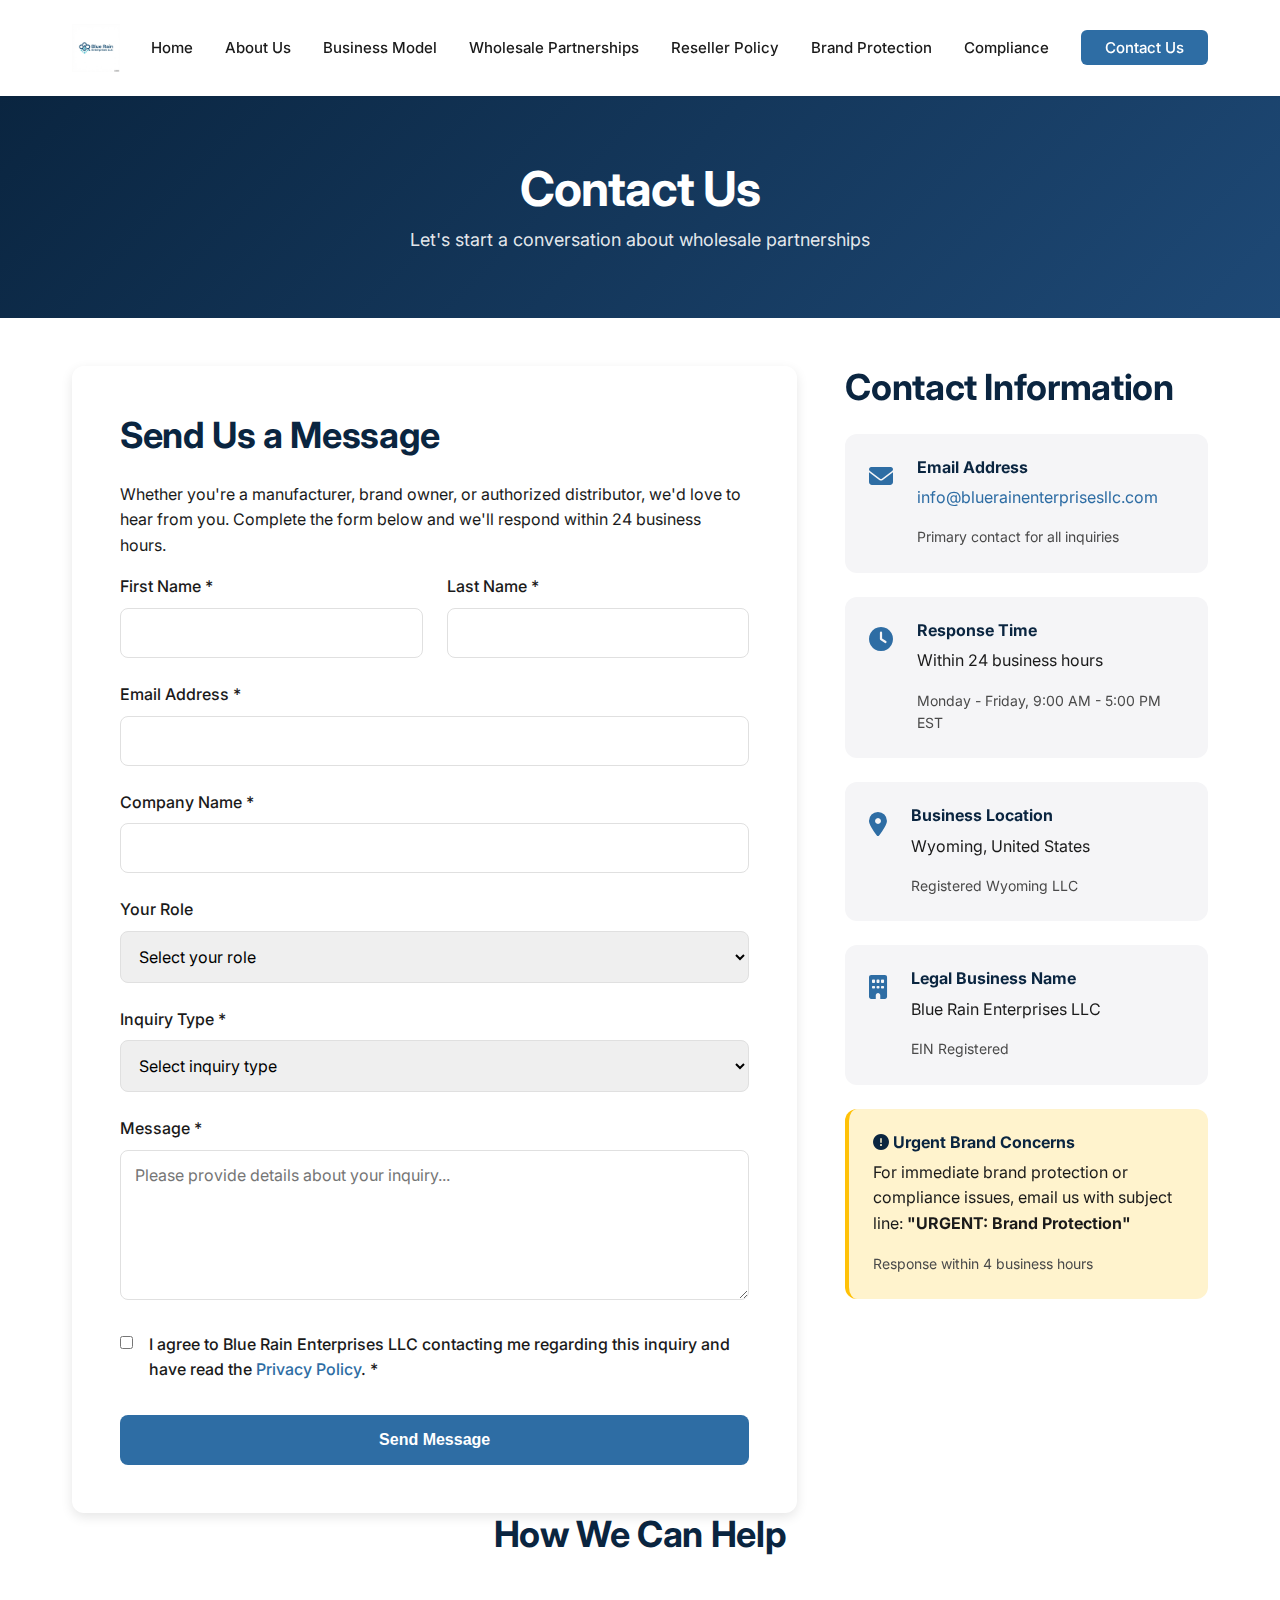
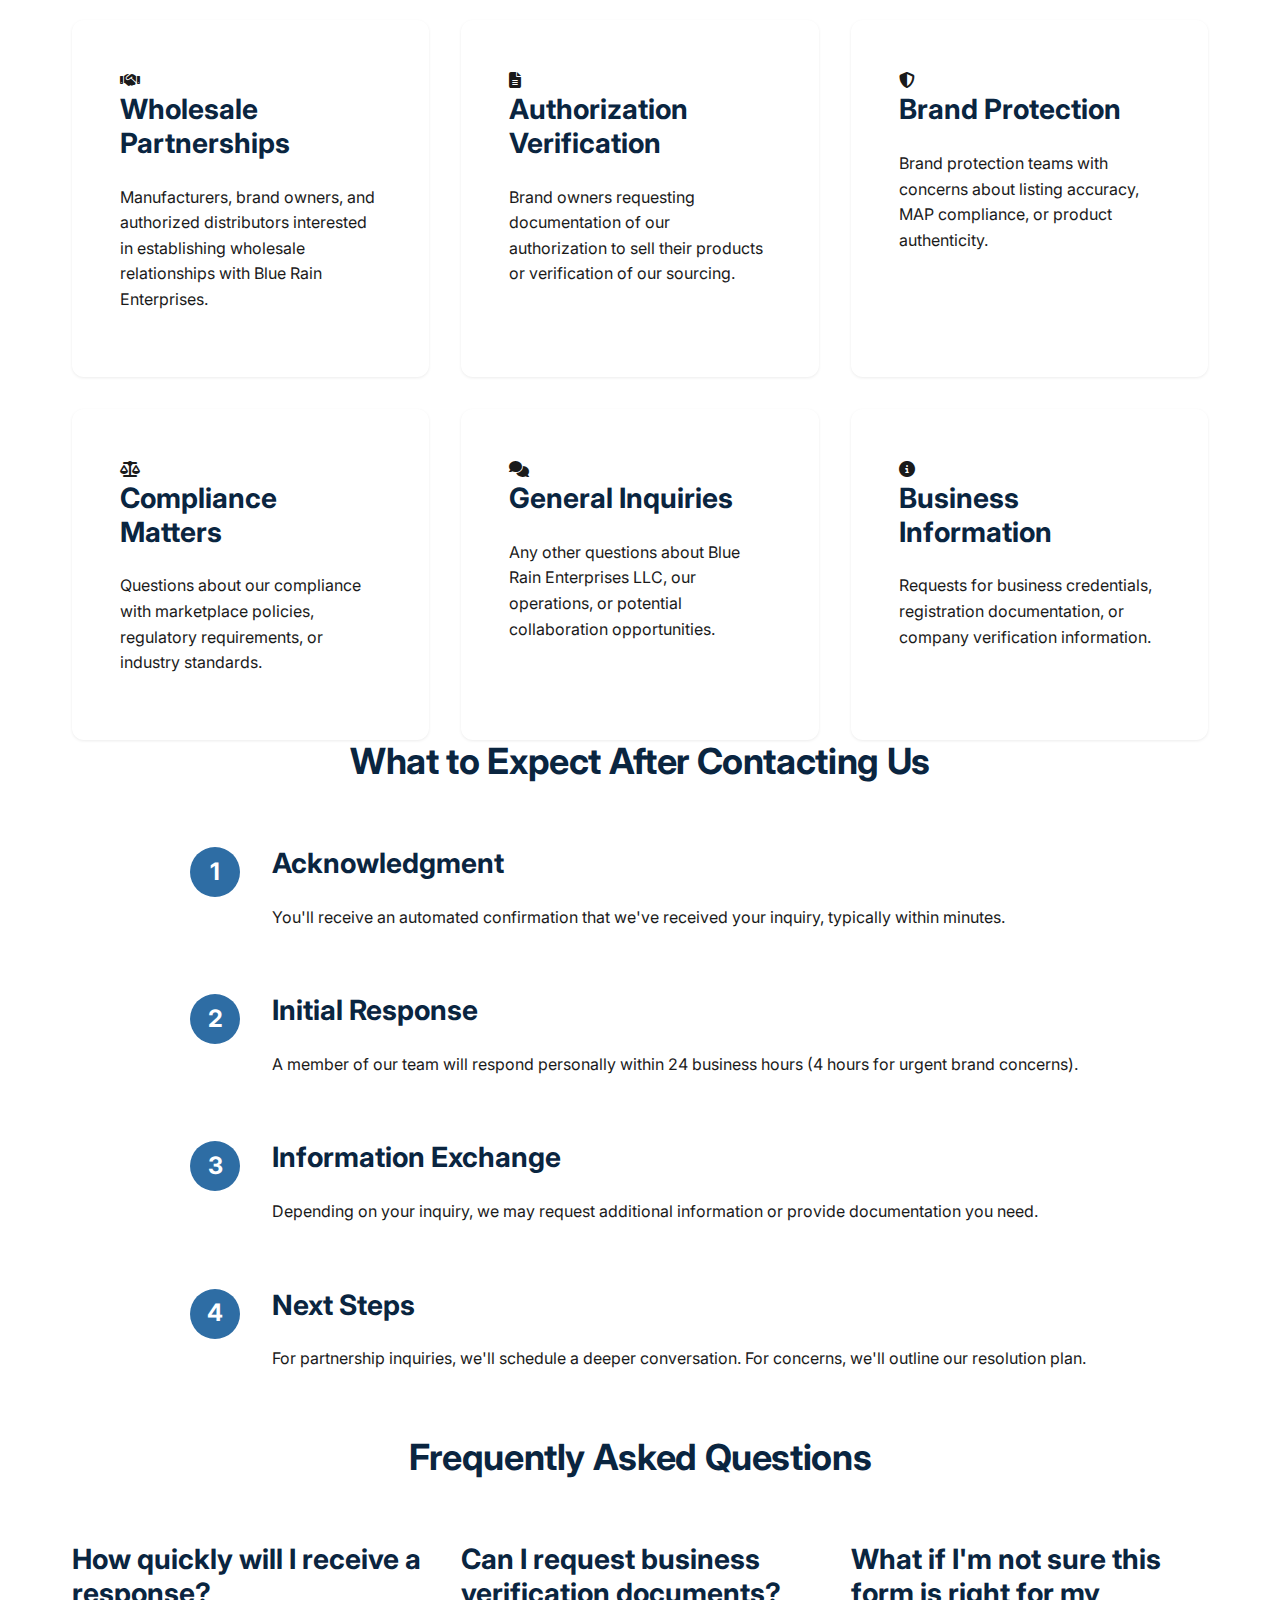
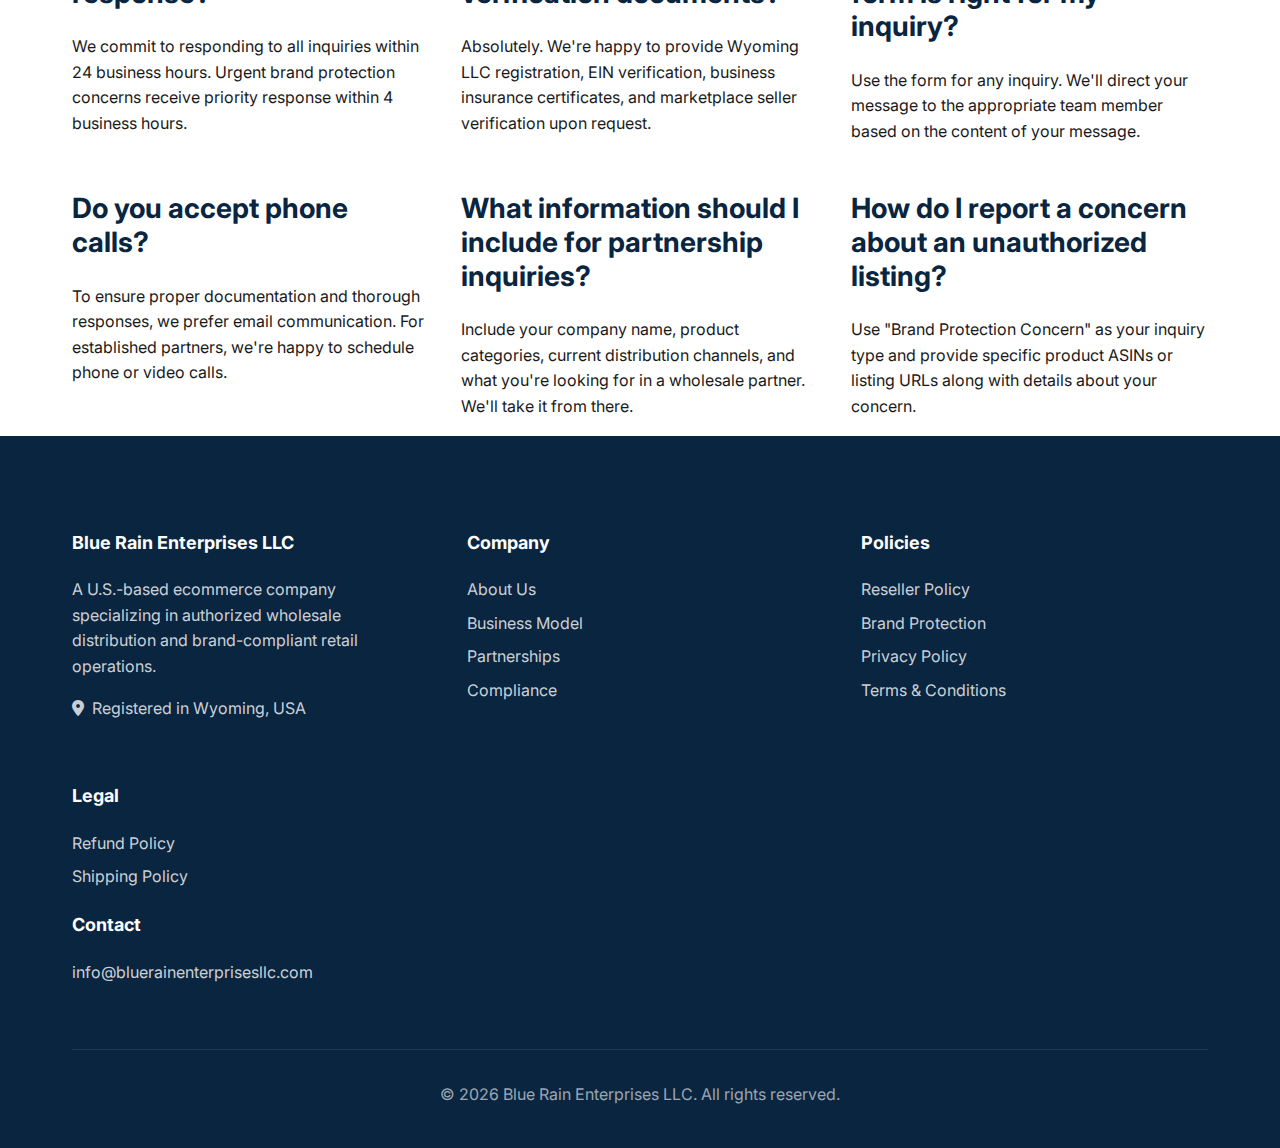
<file: contact.html>
<!DOCTYPE html>
<html lang="en">
<head>
    <meta charset="UTF-8">
    <meta name="viewport" content="width=device-width, initial-scale=1.0">
    <meta name="description" content="Contact Blue Rain Enterprises LLC for wholesale partnerships, brand inquiries, and supplier relationships.">
    <title>Contact Us | Blue Rain Enterprises LLC</title>
    <link rel="stylesheet" href="css/style.css">
    <link href="https://fonts.googleapis.com/css2?family=Inter:wght@300;400;500;600;700&display=swap" rel="stylesheet">
    <link rel="stylesheet" href="https://cdn.jsdelivr.net/npm/@fortawesome/fontawesome-free@6.4.0/css/all.min.css">
</head>
<body>
    <!-- Header & Navigation -->
    <header class="header">
        <div class="container">
            <nav class="nav">
                                <div class="logo">
                    <a href="index.html">
                        <img src="images/logo.png" alt="Blue Rain Enterprises LLC Logo" class="logo-img">
                    </a>
                </div>
                <button class="mobile-menu-toggle" aria-label="Toggle menu">
                    <span></span>
                    <span></span>
                    <span></span>
                </button>
                <ul class="nav-menu">
                    <li><a href="index.html">Home</a></li>
                    <li><a href="about.html">About Us</a></li>
                    <li><a href="business-model.html">Business Model</a></li>
                    <li><a href="wholesale-partnerships.html">Wholesale Partnerships</a></li>
                    <li><a href="authorized-reseller.html">Reseller Policy</a></li>
                    <li><a href="brand-protection.html">Brand Protection</a></li>
                    <li><a href="compliance.html">Compliance</a></li>
                    <li><a href="contact.html" class="active cta-nav">Contact Us</a></li>
                </ul>
            </nav>
        </div>
    </header>

    <!-- Page Header -->
    <section class="page-header">
        <div class="container">
            <h1>Contact Us</h1>
            <p>Let's start a conversation about wholesale partnerships</p>
        </div>
    </section>

    <!-- Contact Section -->
    <section class="contact-main-section">
        <div class="container">
            <div class="contact-layout">
                <!-- Contact Form -->
                <div class="contact-form-container">
                    <h2>Send Us a Message</h2>
                    <p>Whether you're a manufacturer, brand owner, or authorized distributor, we'd love to hear from you. Complete the form below and we'll respond within 24 business hours.</p>
                    
                    <form id="contactForm" class="contact-form">
                        <div class="form-row">
                            <div class="form-group">
                                <label for="firstName">First Name *</label>
                                <input type="text" id="firstName" name="firstName" required>
                            </div>
                            <div class="form-group">
                                <label for="lastName">Last Name *</label>
                                <input type="text" id="lastName" name="lastName" required>
                            </div>
                        </div>

                        <div class="form-group">
                            <label for="email">Email Address *</label>
                            <input type="email" id="email" name="email" required>
                        </div>

                        <div class="form-group">
                            <label for="company">Company Name *</label>
                            <input type="text" id="company" name="company" required>
                        </div>

                        <div class="form-group">
                            <label for="role">Your Role</label>
                            <select id="role" name="role">
                                <option value="">Select your role</option>
                                <option value="manufacturer">Manufacturer</option>
                                <option value="brand-owner">Brand Owner</option>
                                <option value="authorized-distributor">Authorized Distributor</option>
                                <option value="brand-protection">Brand Protection Team</option>
                                <option value="other">Other</option>
                            </select>
                        </div>

                        <div class="form-group">
                            <label for="inquiryType">Inquiry Type *</label>
                            <select id="inquiryType" name="inquiryType" required>
                                <option value="">Select inquiry type</option>
                                <option value="wholesale-partnership">Wholesale Partnership Opportunity</option>
                                <option value="authorization-request">Authorization/Documentation Request</option>
                                <option value="brand-concern">Brand Protection Concern</option>
                                <option value="compliance-question">Compliance Question</option>
                                <option value="general-inquiry">General Inquiry</option>
                            </select>
                        </div>

                        <div class="form-group">
                            <label for="message">Message *</label>
                            <textarea id="message" name="message" rows="6" required placeholder="Please provide details about your inquiry..."></textarea>
                        </div>

                        <div class="form-group checkbox-group">
                            <input type="checkbox" id="consent" name="consent" required>
                            <label for="consent">I agree to Blue Rain Enterprises LLC contacting me regarding this inquiry and have read the <a href="privacy-policy.html">Privacy Policy</a>. *</label>
                        </div>

                        <button type="submit" class="btn btn-primary btn-full">Send Message</button>

                        <div id="formMessage" class="form-message"></div>
                    </form>
                </div>

                <!-- Contact Information -->
                <div class="contact-info-container">
                    <h2>Contact Information</h2>
                    
                    <div class="contact-info-card">
                        <div class="info-icon">
                            <i class="fas fa-envelope"></i>
                        </div>
                        <div class="info-content">
                            <h3>Email Address</h3>
                            <p><a href="mailto:info@bluerainenterprisesllc.com">info@bluerainenterprisesllc.com</a></p>
                            <p class="info-note">Primary contact for all inquiries</p>
                        </div>
                    </div>

                    <div class="contact-info-card">
                        <div class="info-icon">
                            <i class="fas fa-clock"></i>
                        </div>
                        <div class="info-content">
                            <h3>Response Time</h3>
                            <p>Within 24 business hours</p>
                            <p class="info-note">Monday - Friday, 9:00 AM - 5:00 PM EST</p>
                        </div>
                    </div>

                    <div class="contact-info-card">
                        <div class="info-icon">
                            <i class="fas fa-map-marker-alt"></i>
                        </div>
                        <div class="info-content">
                            <h3>Business Location</h3>
                            <p>Wyoming, United States</p>
                            <p class="info-note">Registered Wyoming LLC</p>
                        </div>
                    </div>

                    <div class="contact-info-card">
                        <div class="info-icon">
                            <i class="fas fa-building"></i>
                        </div>
                        <div class="info-content">
                            <h3>Legal Business Name</h3>
                            <p>Blue Rain Enterprises LLC</p>
                            <p class="info-note">EIN Registered</p>
                        </div>
                    </div>

                    <div class="urgent-contact">
                        <h3><i class="fas fa-exclamation-circle"></i> Urgent Brand Concerns</h3>
                        <p>For immediate brand protection or compliance issues, email us with subject line: <strong>"URGENT: Brand Protection"</strong></p>
                        <p class="info-note">Response within 4 business hours</p>
                    </div>
                </div>
            </div>
        </div>
    </section>

    <!-- Inquiry Types -->
    <section class="inquiry-types-section">
        <div class="container">
            <div class="section-header">
                <h2>How We Can Help</h2>
            </div>
            <div class="inquiry-grid">
                <div class="inquiry-card">
                    <i class="fas fa-handshake"></i>
                    <h3>Wholesale Partnerships</h3>
                    <p>Manufacturers, brand owners, and authorized distributors interested in establishing wholesale relationships with Blue Rain Enterprises.</p>
                </div>
                <div class="inquiry-card">
                    <i class="fas fa-file-alt"></i>
                    <h3>Authorization Verification</h3>
                    <p>Brand owners requesting documentation of our authorization to sell their products or verification of our sourcing.</p>
                </div>
                <div class="inquiry-card">
                    <i class="fas fa-shield-alt"></i>
                    <h3>Brand Protection</h3>
                    <p>Brand protection teams with concerns about listing accuracy, MAP compliance, or product authenticity.</p>
                </div>
                <div class="inquiry-card">
                    <i class="fas fa-balance-scale"></i>
                    <h3>Compliance Matters</h3>
                    <p>Questions about our compliance with marketplace policies, regulatory requirements, or industry standards.</p>
                </div>
                <div class="inquiry-card">
                    <i class="fas fa-comments"></i>
                    <h3>General Inquiries</h3>
                    <p>Any other questions about Blue Rain Enterprises LLC, our operations, or potential collaboration opportunities.</p>
                </div>
                <div class="inquiry-card">
                    <i class="fas fa-info-circle"></i>
                    <h3>Business Information</h3>
                    <p>Requests for business credentials, registration documentation, or company verification information.</p>
                </div>
            </div>
        </div>
    </section>

    <!-- What to Expect -->
    <section class="expectations-section">
        <div class="container">
            <div class="section-header">
                <h2>What to Expect After Contacting Us</h2>
            </div>
            <div class="expectations-timeline">
                <div class="expectation-step">
                    <div class="step-marker">1</div>
                    <div class="step-content">
                        <h3>Acknowledgment</h3>
                        <p>You'll receive an automated confirmation that we've received your inquiry, typically within minutes.</p>
                    </div>
                </div>
                <div class="expectation-step">
                    <div class="step-marker">2</div>
                    <div class="step-content">
                        <h3>Initial Response</h3>
                        <p>A member of our team will respond personally within 24 business hours (4 hours for urgent brand concerns).</p>
                    </div>
                </div>
                <div class="expectation-step">
                    <div class="step-marker">3</div>
                    <div class="step-content">
                        <h3>Information Exchange</h3>
                        <p>Depending on your inquiry, we may request additional information or provide documentation you need.</p>
                    </div>
                </div>
                <div class="expectation-step">
                    <div class="step-marker">4</div>
                    <div class="step-content">
                        <h3>Next Steps</h3>
                        <p>For partnership inquiries, we'll schedule a deeper conversation. For concerns, we'll outline our resolution plan.</p>
                    </div>
                </div>
            </div>
        </div>
    </section>

    <!-- FAQ Section -->
    <section class="faq-section">
        <div class="container">
            <div class="section-header">
                <h2>Frequently Asked Questions</h2>
            </div>
            <div class="faq-grid">
                <div class="faq-item">
                    <h3>How quickly will I receive a response?</h3>
                    <p>We commit to responding to all inquiries within 24 business hours. Urgent brand protection concerns receive priority response within 4 business hours.</p>
                </div>
                <div class="faq-item">
                    <h3>Can I request business verification documents?</h3>
                    <p>Absolutely. We're happy to provide Wyoming LLC registration, EIN verification, business insurance certificates, and marketplace seller verification upon request.</p>
                </div>
                <div class="faq-item">
                    <h3>What if I'm not sure this form is right for my inquiry?</h3>
                    <p>Use the form for any inquiry. We'll direct your message to the appropriate team member based on the content of your message.</p>
                </div>
                <div class="faq-item">
                    <h3>Do you accept phone calls?</h3>
                    <p>To ensure proper documentation and thorough responses, we prefer email communication. For established partners, we're happy to schedule phone or video calls.</p>
                </div>
                <div class="faq-item">
                    <h3>What information should I include for partnership inquiries?</h3>
                    <p>Include your company name, product categories, current distribution channels, and what you're looking for in a wholesale partner. We'll take it from there.</p>
                </div>
                <div class="faq-item">
                    <h3>How do I report a concern about an unauthorized listing?</h3>
                    <p>Use "Brand Protection Concern" as your inquiry type and provide specific product ASINs or listing URLs along with details about your concern.</p>
                </div>
            </div>
        </div>
    </section>

    <!-- Footer -->
    <footer class="footer">
        <div class="container">
            <div class="footer-grid">
                <div class="footer-col">
                    <h4>Blue Rain Enterprises LLC</h4>
                    <p>A U.S.-based ecommerce company specializing in authorized wholesale distribution and brand-compliant retail operations.</p>
                    <p class="footer-location">
                        <i class="fas fa-map-marker-alt"></i>
                        Registered in Wyoming, USA
                    </p>
                </div>
                <div class="footer-col">
                    <h4>Company</h4>
                    <ul>
                        <li><a href="about.html">About Us</a></li>
                        <li><a href="business-model.html">Business Model</a></li>
                        <li><a href="wholesale-partnerships.html">Partnerships</a></li>
                        <li><a href="compliance.html">Compliance</a></li>
                    </ul>
                </div>
                <div class="footer-col">
                    <h4>Policies</h4>
                    <ul>
                        <li><a href="authorized-reseller.html">Reseller Policy</a></li>
                        <li><a href="brand-protection.html">Brand Protection</a></li>
                        <li><a href="privacy-policy.html">Privacy Policy</a></li>
                        <li><a href="terms.html">Terms & Conditions</a></li>
                    </ul>
                </div>
                <div class="footer-col">
                    <h4>Legal</h4>
                    <ul>
                        <li><a href="refund-policy.html">Refund Policy</a></li>
                        <li><a href="shipping-policy.html">Shipping Policy</a></li>
                    </ul>
                    <h4 style="margin-top: 1.5rem;">Contact</h4>
                    <p><a href="mailto:info@bluerainenterprisesllc.com">info@bluerainenterprisesllc.com</a></p>
                </div>
            </div>
            <div class="footer-bottom">
                <p>&copy; 2026 Blue Rain Enterprises LLC. All rights reserved.</p>
            </div>
        </div>
    </footer>

    <script src="js/main.js"></script>
</body>
</html>
</file>
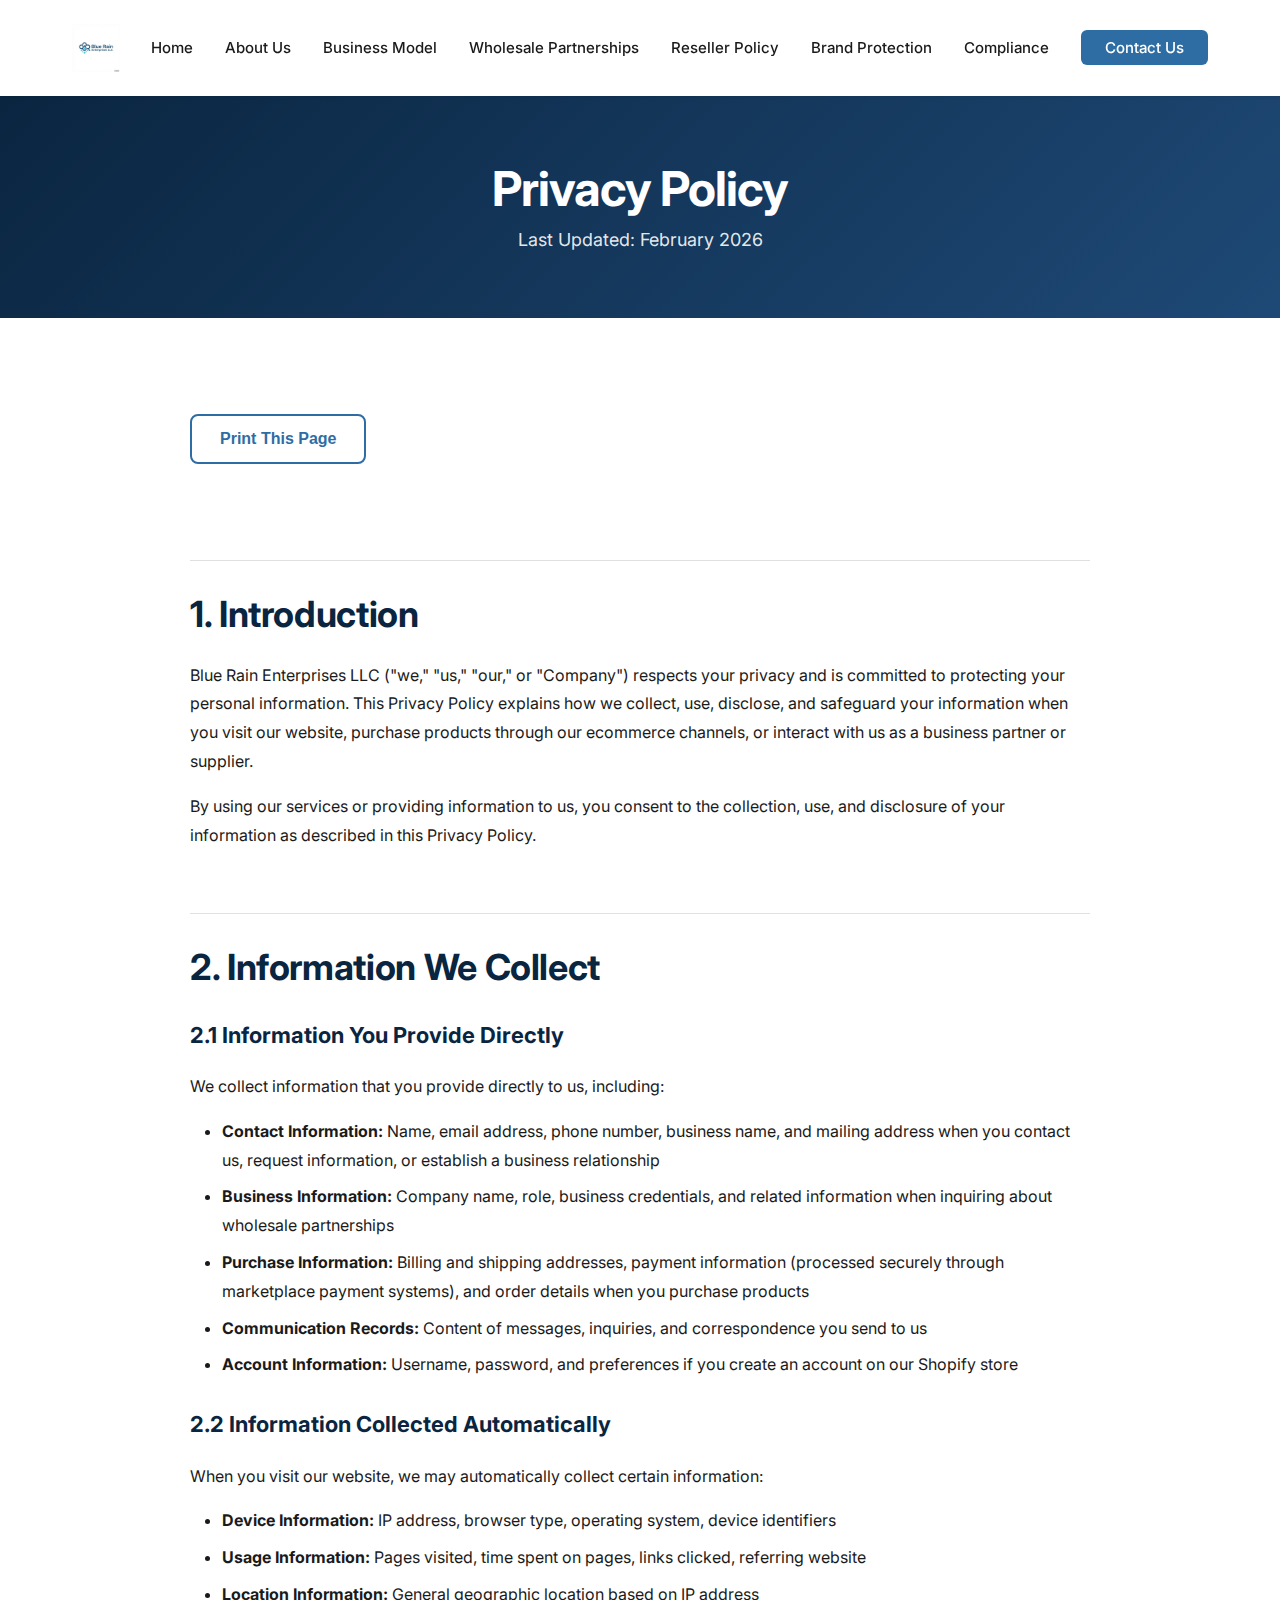
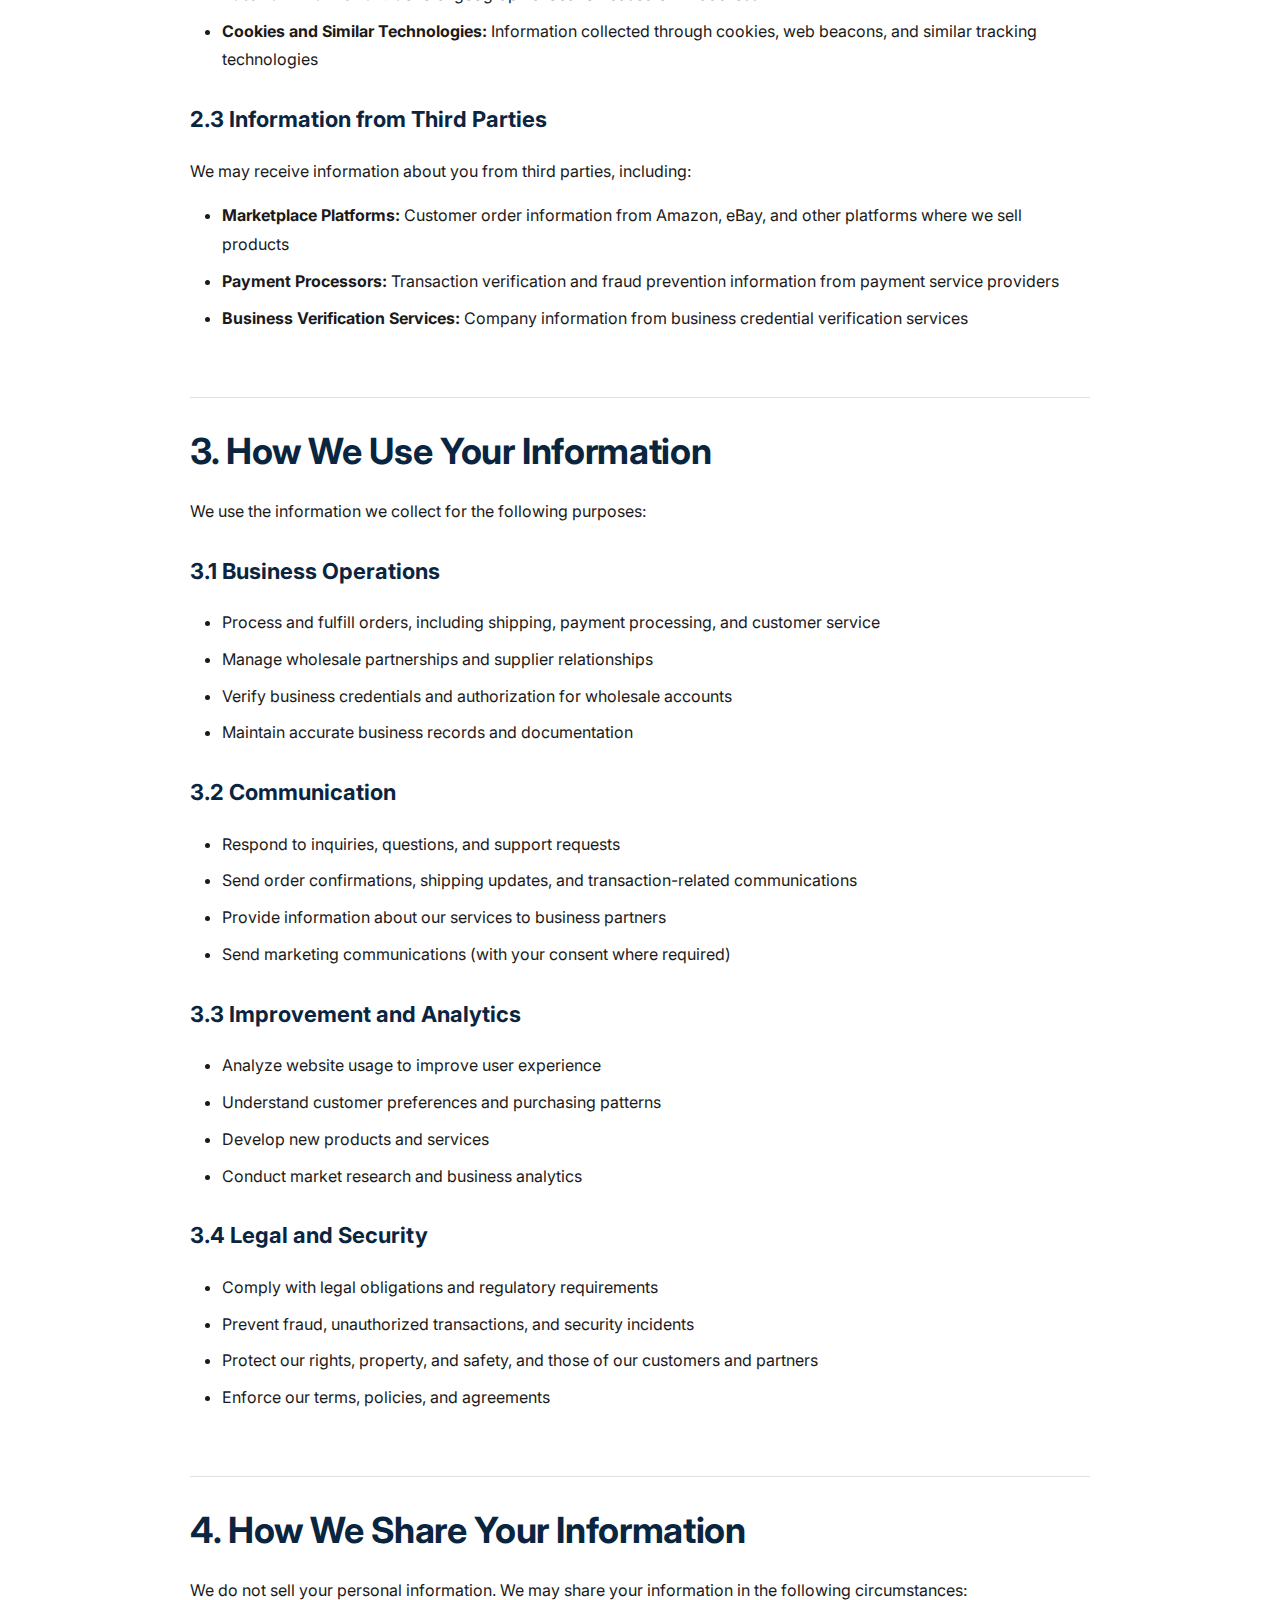
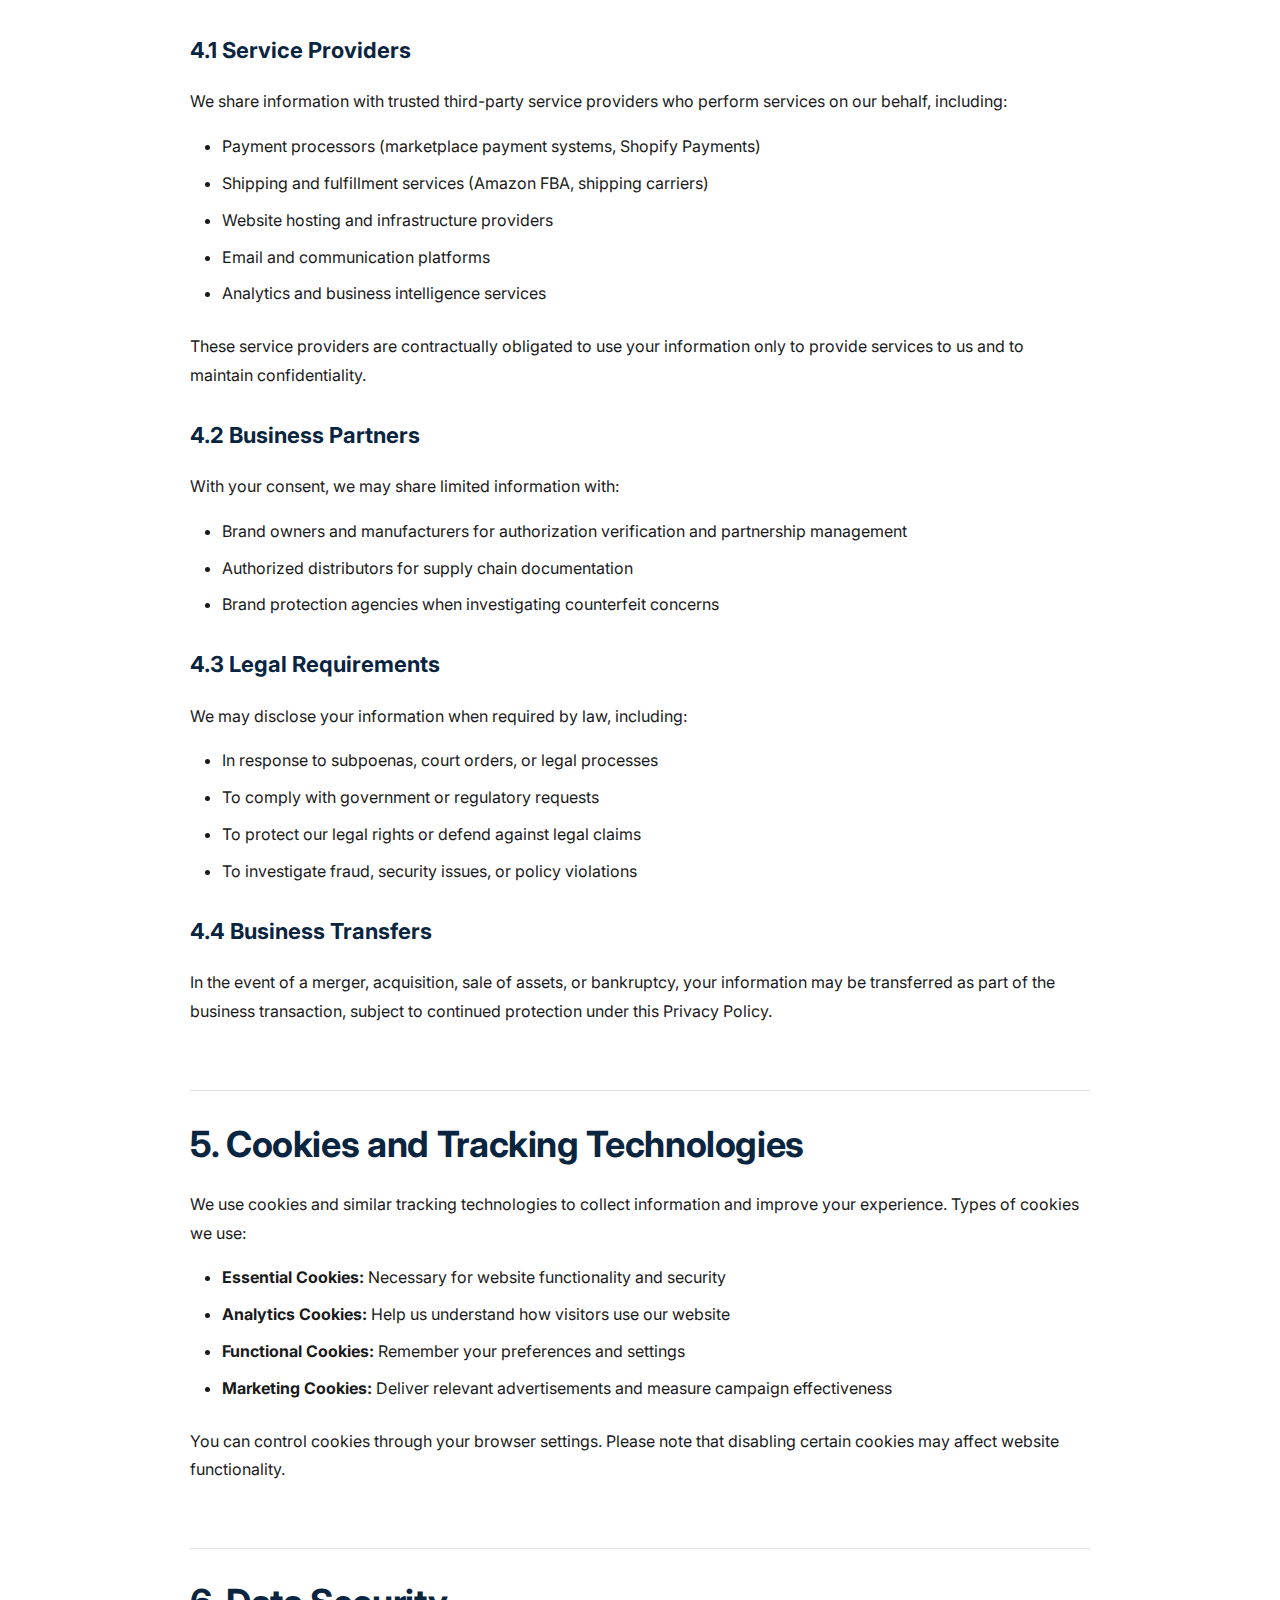
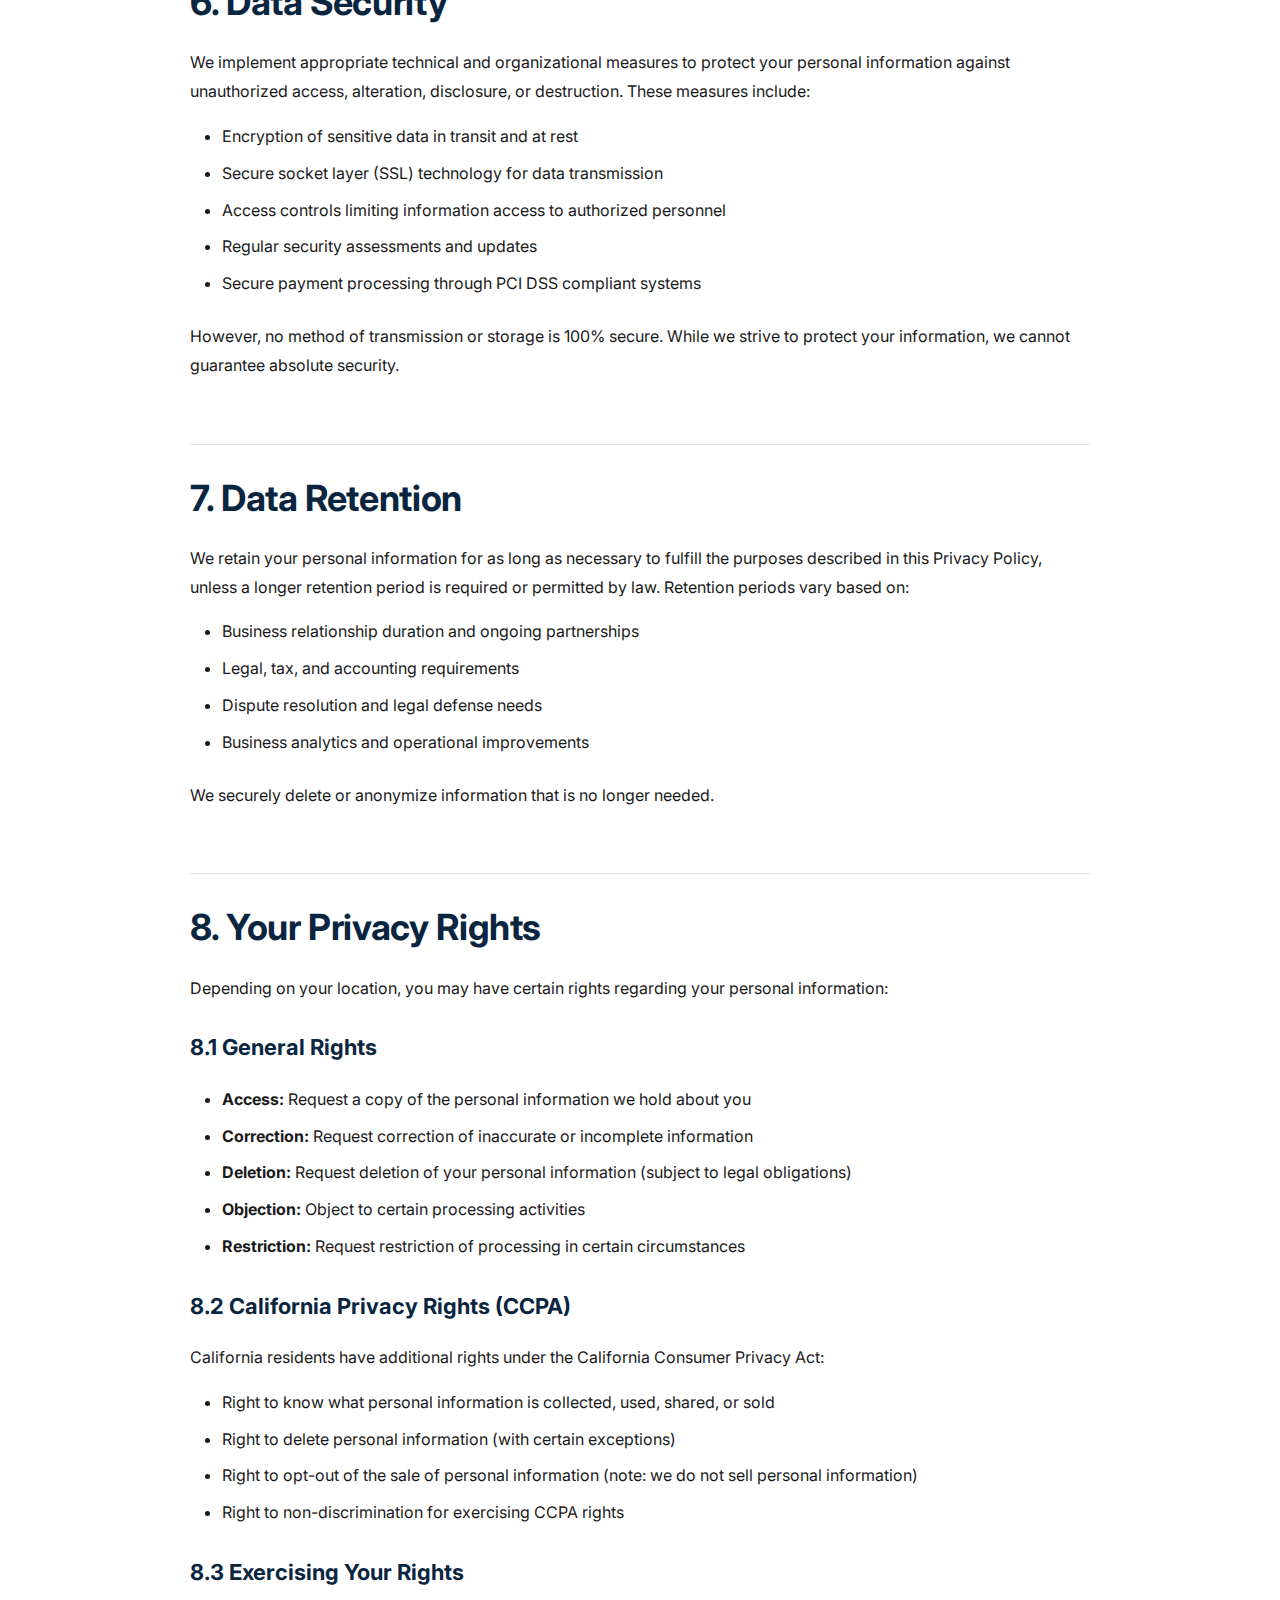
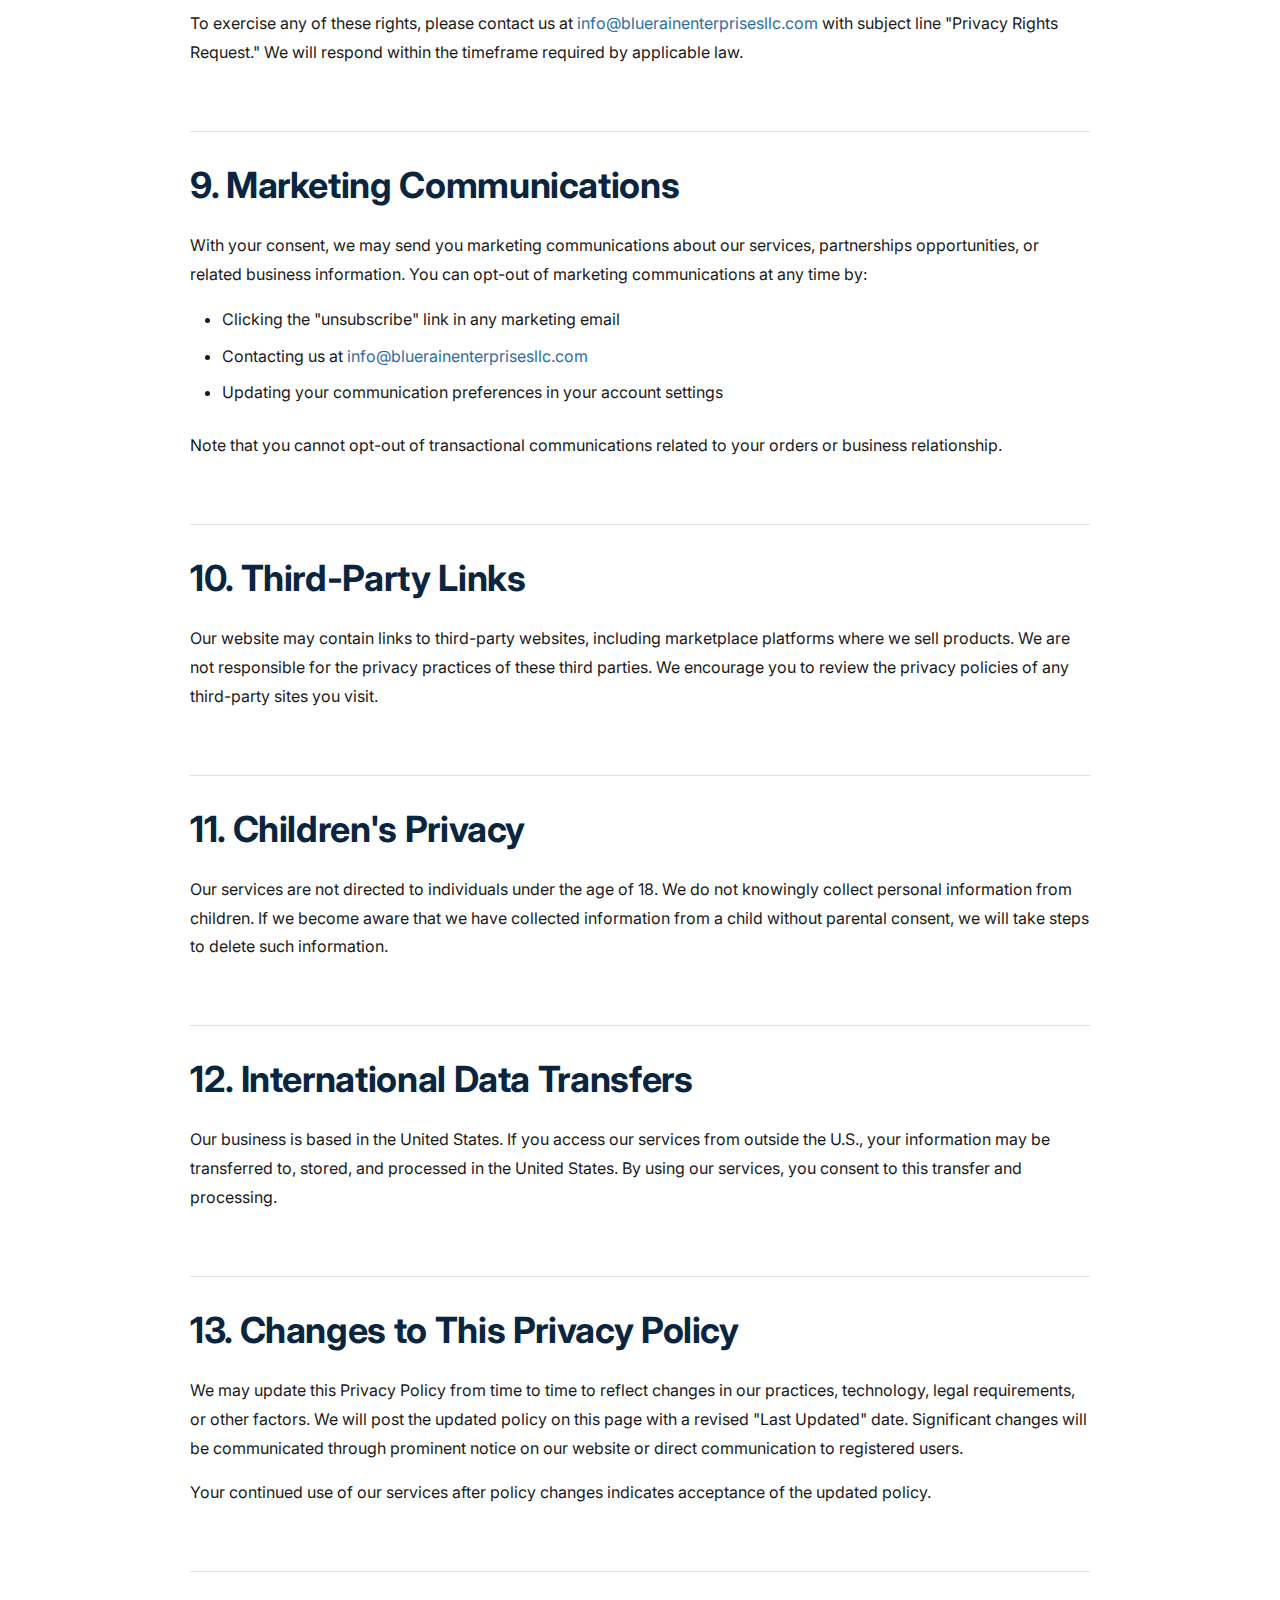
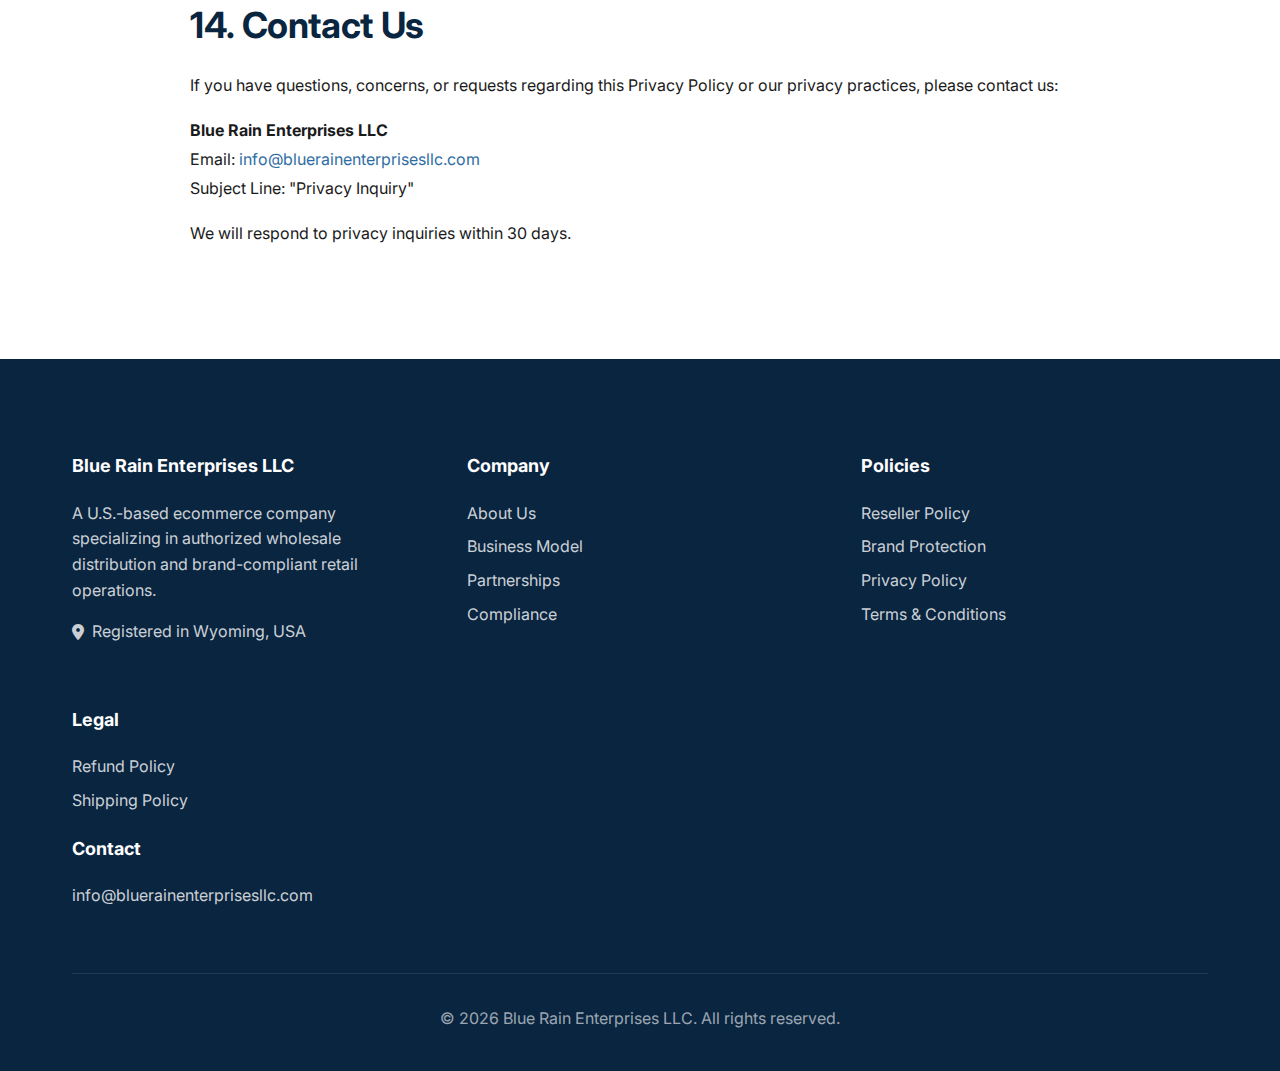
<file: privacy-policy.html>
<!DOCTYPE html>
<html lang="en">
<head>
    <meta charset="UTF-8">
    <meta name="viewport" content="width=device-width, initial-scale=1.0">
    <meta name="description" content="Blue Rain Enterprises LLC Privacy Policy - How we collect, use, and protect your information.">
    <title>Privacy Policy | Blue Rain Enterprises LLC</title>
    <link rel="stylesheet" href="css/style.css">
    <link href="https://fonts.googleapis.com/css2?family=Inter:wght@300;400;500;600;700&display=swap" rel="stylesheet">
    <link rel="stylesheet" href="https://cdn.jsdelivr.net/npm/@fortawesome/fontawesome-free@6.4.0/css/all.min.css">
</head>
<body>
    <!-- Header & Navigation -->
    <header class="header">
        <div class="container">
            <nav class="nav">
                                <div class="logo">
                    <a href="index.html">
                        <img src="images/logo.png" alt="Blue Rain Enterprises LLC Logo" class="logo-img">
                    </a>
                </div>
                <button class="mobile-menu-toggle" aria-label="Toggle menu">
                    <span></span>
                    <span></span>
                    <span></span>
                </button>
                <ul class="nav-menu">
                    <li><a href="index.html">Home</a></li>
                    <li><a href="about.html">About Us</a></li>
                    <li><a href="business-model.html">Business Model</a></li>
                    <li><a href="wholesale-partnerships.html">Wholesale Partnerships</a></li>
                    <li><a href="authorized-reseller.html">Reseller Policy</a></li>
                    <li><a href="brand-protection.html">Brand Protection</a></li>
                    <li><a href="compliance.html">Compliance</a></li>
                    <li><a href="contact.html" class="cta-nav">Contact Us</a></li>
                </ul>
            </nav>
        </div>
    </header>

    <!-- Page Header -->
    <section class="page-header">
        <div class="container">
            <h1>Privacy Policy</h1>
            <p>Last Updated: February 2026</p>
        </div>
    </section>

    <!-- Privacy Policy Content -->
    <section class="legal-content-section">
        <div class="container">
            <div class="legal-document">
                
                <h2>1. Introduction</h2>
                <p>Blue Rain Enterprises LLC ("we," "us," "our," or "Company") respects your privacy and is committed to protecting your personal information. This Privacy Policy explains how we collect, use, disclose, and safeguard your information when you visit our website, purchase products through our ecommerce channels, or interact with us as a business partner or supplier.</p>
                <p>By using our services or providing information to us, you consent to the collection, use, and disclosure of your information as described in this Privacy Policy.</p>

                <h2>2. Information We Collect</h2>
                
                <h3>2.1 Information You Provide Directly</h3>
                <p>We collect information that you provide directly to us, including:</p>
                <ul>
                    <li><strong>Contact Information:</strong> Name, email address, phone number, business name, and mailing address when you contact us, request information, or establish a business relationship</li>
                    <li><strong>Business Information:</strong> Company name, role, business credentials, and related information when inquiring about wholesale partnerships</li>
                    <li><strong>Purchase Information:</strong> Billing and shipping addresses, payment information (processed securely through marketplace payment systems), and order details when you purchase products</li>
                    <li><strong>Communication Records:</strong> Content of messages, inquiries, and correspondence you send to us</li>
                    <li><strong>Account Information:</strong> Username, password, and preferences if you create an account on our Shopify store</li>
                </ul>

                <h3>2.2 Information Collected Automatically</h3>
                <p>When you visit our website, we may automatically collect certain information:</p>
                <ul>
                    <li><strong>Device Information:</strong> IP address, browser type, operating system, device identifiers</li>
                    <li><strong>Usage Information:</strong> Pages visited, time spent on pages, links clicked, referring website</li>
                    <li><strong>Location Information:</strong> General geographic location based on IP address</li>
                    <li><strong>Cookies and Similar Technologies:</strong> Information collected through cookies, web beacons, and similar tracking technologies</li>
                </ul>

                <h3>2.3 Information from Third Parties</h3>
                <p>We may receive information about you from third parties, including:</p>
                <ul>
                    <li><strong>Marketplace Platforms:</strong> Customer order information from Amazon, eBay, and other platforms where we sell products</li>
                    <li><strong>Payment Processors:</strong> Transaction verification and fraud prevention information from payment service providers</li>
                    <li><strong>Business Verification Services:</strong> Company information from business credential verification services</li>
                </ul>

                <h2>3. How We Use Your Information</h2>
                <p>We use the information we collect for the following purposes:</p>

                <h3>3.1 Business Operations</h3>
                <ul>
                    <li>Process and fulfill orders, including shipping, payment processing, and customer service</li>
                    <li>Manage wholesale partnerships and supplier relationships</li>
                    <li>Verify business credentials and authorization for wholesale accounts</li>
                    <li>Maintain accurate business records and documentation</li>
                </ul>

                <h3>3.2 Communication</h3>
                <ul>
                    <li>Respond to inquiries, questions, and support requests</li>
                    <li>Send order confirmations, shipping updates, and transaction-related communications</li>
                    <li>Provide information about our services to business partners</li>
                    <li>Send marketing communications (with your consent where required)</li>
                </ul>

                <h3>3.3 Improvement and Analytics</h3>
                <ul>
                    <li>Analyze website usage to improve user experience</li>
                    <li>Understand customer preferences and purchasing patterns</li>
                    <li>Develop new products and services</li>
                    <li>Conduct market research and business analytics</li>
                </ul>

                <h3>3.4 Legal and Security</h3>
                <ul>
                    <li>Comply with legal obligations and regulatory requirements</li>
                    <li>Prevent fraud, unauthorized transactions, and security incidents</li>
                    <li>Protect our rights, property, and safety, and those of our customers and partners</li>
                    <li>Enforce our terms, policies, and agreements</li>
                </ul>

                <h2>4. How We Share Your Information</h2>
                <p>We do not sell your personal information. We may share your information in the following circumstances:</p>

                <h3>4.1 Service Providers</h3>
                <p>We share information with trusted third-party service providers who perform services on our behalf, including:</p>
                <ul>
                    <li>Payment processors (marketplace payment systems, Shopify Payments)</li>
                    <li>Shipping and fulfillment services (Amazon FBA, shipping carriers)</li>
                    <li>Website hosting and infrastructure providers</li>
                    <li>Email and communication platforms</li>
                    <li>Analytics and business intelligence services</li>
                </ul>
                <p>These service providers are contractually obligated to use your information only to provide services to us and to maintain confidentiality.</p>

                <h3>4.2 Business Partners</h3>
                <p>With your consent, we may share limited information with:</p>
                <ul>
                    <li>Brand owners and manufacturers for authorization verification and partnership management</li>
                    <li>Authorized distributors for supply chain documentation</li>
                    <li>Brand protection agencies when investigating counterfeit concerns</li>
                </ul>

                <h3>4.3 Legal Requirements</h3>
                <p>We may disclose your information when required by law, including:</p>
                <ul>
                    <li>In response to subpoenas, court orders, or legal processes</li>
                    <li>To comply with government or regulatory requests</li>
                    <li>To protect our legal rights or defend against legal claims</li>
                    <li>To investigate fraud, security issues, or policy violations</li>
                </ul>

                <h3>4.4 Business Transfers</h3>
                <p>In the event of a merger, acquisition, sale of assets, or bankruptcy, your information may be transferred as part of the business transaction, subject to continued protection under this Privacy Policy.</p>

                <h2>5. Cookies and Tracking Technologies</h2>
                <p>We use cookies and similar tracking technologies to collect information and improve your experience. Types of cookies we use:</p>
                <ul>
                    <li><strong>Essential Cookies:</strong> Necessary for website functionality and security</li>
                    <li><strong>Analytics Cookies:</strong> Help us understand how visitors use our website</li>
                    <li><strong>Functional Cookies:</strong> Remember your preferences and settings</li>
                    <li><strong>Marketing Cookies:</strong> Deliver relevant advertisements and measure campaign effectiveness</li>
                </ul>
                <p>You can control cookies through your browser settings. Please note that disabling certain cookies may affect website functionality.</p>

                <h2>6. Data Security</h2>
                <p>We implement appropriate technical and organizational measures to protect your personal information against unauthorized access, alteration, disclosure, or destruction. These measures include:</p>
                <ul>
                    <li>Encryption of sensitive data in transit and at rest</li>
                    <li>Secure socket layer (SSL) technology for data transmission</li>
                    <li>Access controls limiting information access to authorized personnel</li>
                    <li>Regular security assessments and updates</li>
                    <li>Secure payment processing through PCI DSS compliant systems</li>
                </ul>
                <p>However, no method of transmission or storage is 100% secure. While we strive to protect your information, we cannot guarantee absolute security.</p>

                <h2>7. Data Retention</h2>
                <p>We retain your personal information for as long as necessary to fulfill the purposes described in this Privacy Policy, unless a longer retention period is required or permitted by law. Retention periods vary based on:</p>
                <ul>
                    <li>Business relationship duration and ongoing partnerships</li>
                    <li>Legal, tax, and accounting requirements</li>
                    <li>Dispute resolution and legal defense needs</li>
                    <li>Business analytics and operational improvements</li>
                </ul>
                <p>We securely delete or anonymize information that is no longer needed.</p>

                <h2>8. Your Privacy Rights</h2>
                <p>Depending on your location, you may have certain rights regarding your personal information:</p>

                <h3>8.1 General Rights</h3>
                <ul>
                    <li><strong>Access:</strong> Request a copy of the personal information we hold about you</li>
                    <li><strong>Correction:</strong> Request correction of inaccurate or incomplete information</li>
                    <li><strong>Deletion:</strong> Request deletion of your personal information (subject to legal obligations)</li>
                    <li><strong>Objection:</strong> Object to certain processing activities</li>
                    <li><strong>Restriction:</strong> Request restriction of processing in certain circumstances</li>
                </ul>

                <h3>8.2 California Privacy Rights (CCPA)</h3>
                <p>California residents have additional rights under the California Consumer Privacy Act:</p>
                <ul>
                    <li>Right to know what personal information is collected, used, shared, or sold</li>
                    <li>Right to delete personal information (with certain exceptions)</li>
                    <li>Right to opt-out of the sale of personal information (note: we do not sell personal information)</li>
                    <li>Right to non-discrimination for exercising CCPA rights</li>
                </ul>

                <h3>8.3 Exercising Your Rights</h3>
                <p>To exercise any of these rights, please contact us at <a href="mailto:info@bluerainenterprisesllc.com">info@bluerainenterprisesllc.com</a> with subject line "Privacy Rights Request." We will respond within the timeframe required by applicable law.</p>

                <h2>9. Marketing Communications</h2>
                <p>With your consent, we may send you marketing communications about our services, partnerships opportunities, or related business information. You can opt-out of marketing communications at any time by:</p>
                <ul>
                    <li>Clicking the "unsubscribe" link in any marketing email</li>
                    <li>Contacting us at <a href="mailto:info@bluerainenterprisesllc.com">info@bluerainenterprisesllc.com</a></li>
                    <li>Updating your communication preferences in your account settings</li>
                </ul>
                <p>Note that you cannot opt-out of transactional communications related to your orders or business relationship.</p>

                <h2>10. Third-Party Links</h2>
                <p>Our website may contain links to third-party websites, including marketplace platforms where we sell products. We are not responsible for the privacy practices of these third parties. We encourage you to review the privacy policies of any third-party sites you visit.</p>

                <h2>11. Children's Privacy</h2>
                <p>Our services are not directed to individuals under the age of 18. We do not knowingly collect personal information from children. If we become aware that we have collected information from a child without parental consent, we will take steps to delete such information.</p>

                <h2>12. International Data Transfers</h2>
                <p>Our business is based in the United States. If you access our services from outside the U.S., your information may be transferred to, stored, and processed in the United States. By using our services, you consent to this transfer and processing.</p>

                <h2>13. Changes to This Privacy Policy</h2>
                <p>We may update this Privacy Policy from time to time to reflect changes in our practices, technology, legal requirements, or other factors. We will post the updated policy on this page with a revised "Last Updated" date. Significant changes will be communicated through prominent notice on our website or direct communication to registered users.</p>
                <p>Your continued use of our services after policy changes indicates acceptance of the updated policy.</p>

                <h2>14. Contact Us</h2>
                <p>If you have questions, concerns, or requests regarding this Privacy Policy or our privacy practices, please contact us:</p>
                <p>
                    <strong>Blue Rain Enterprises LLC</strong><br>
                    Email: <a href="mailto:info@bluerainenterprisesllc.com">info@bluerainenterprisesllc.com</a><br>
                    Subject Line: "Privacy Inquiry"
                </p>
                <p>We will respond to privacy inquiries within 30 days.</p>

            </div>
        </div>
    </section>

    <!-- Footer -->
    <footer class="footer">
        <div class="container">
            <div class="footer-grid">
                <div class="footer-col">
                    <h4>Blue Rain Enterprises LLC</h4>
                    <p>A U.S.-based ecommerce company specializing in authorized wholesale distribution and brand-compliant retail operations.</p>
                    <p class="footer-location">
                        <i class="fas fa-map-marker-alt"></i>
                        Registered in Wyoming, USA
                    </p>
                </div>
                <div class="footer-col">
                    <h4>Company</h4>
                    <ul>
                        <li><a href="about.html">About Us</a></li>
                        <li><a href="business-model.html">Business Model</a></li>
                        <li><a href="wholesale-partnerships.html">Partnerships</a></li>
                        <li><a href="compliance.html">Compliance</a></li>
                    </ul>
                </div>
                <div class="footer-col">
                    <h4>Policies</h4>
                    <ul>
                        <li><a href="authorized-reseller.html">Reseller Policy</a></li>
                        <li><a href="brand-protection.html">Brand Protection</a></li>
                        <li><a href="privacy-policy.html">Privacy Policy</a></li>
                        <li><a href="terms.html">Terms & Conditions</a></li>
                    </ul>
                </div>
                <div class="footer-col">
                    <h4>Legal</h4>
                    <ul>
                        <li><a href="refund-policy.html">Refund Policy</a></li>
                        <li><a href="shipping-policy.html">Shipping Policy</a></li>
                    </ul>
                    <h4 style="margin-top: 1.5rem;">Contact</h4>
                    <p><a href="mailto:info@bluerainenterprisesllc.com">info@bluerainenterprisesllc.com</a></p>
                </div>
            </div>
            <div class="footer-bottom">
                <p>&copy; 2026 Blue Rain Enterprises LLC. All rights reserved.</p>
            </div>
        </div>
    </footer>

    <script src="js/main.js"></script>
</body>
</html>
</file>
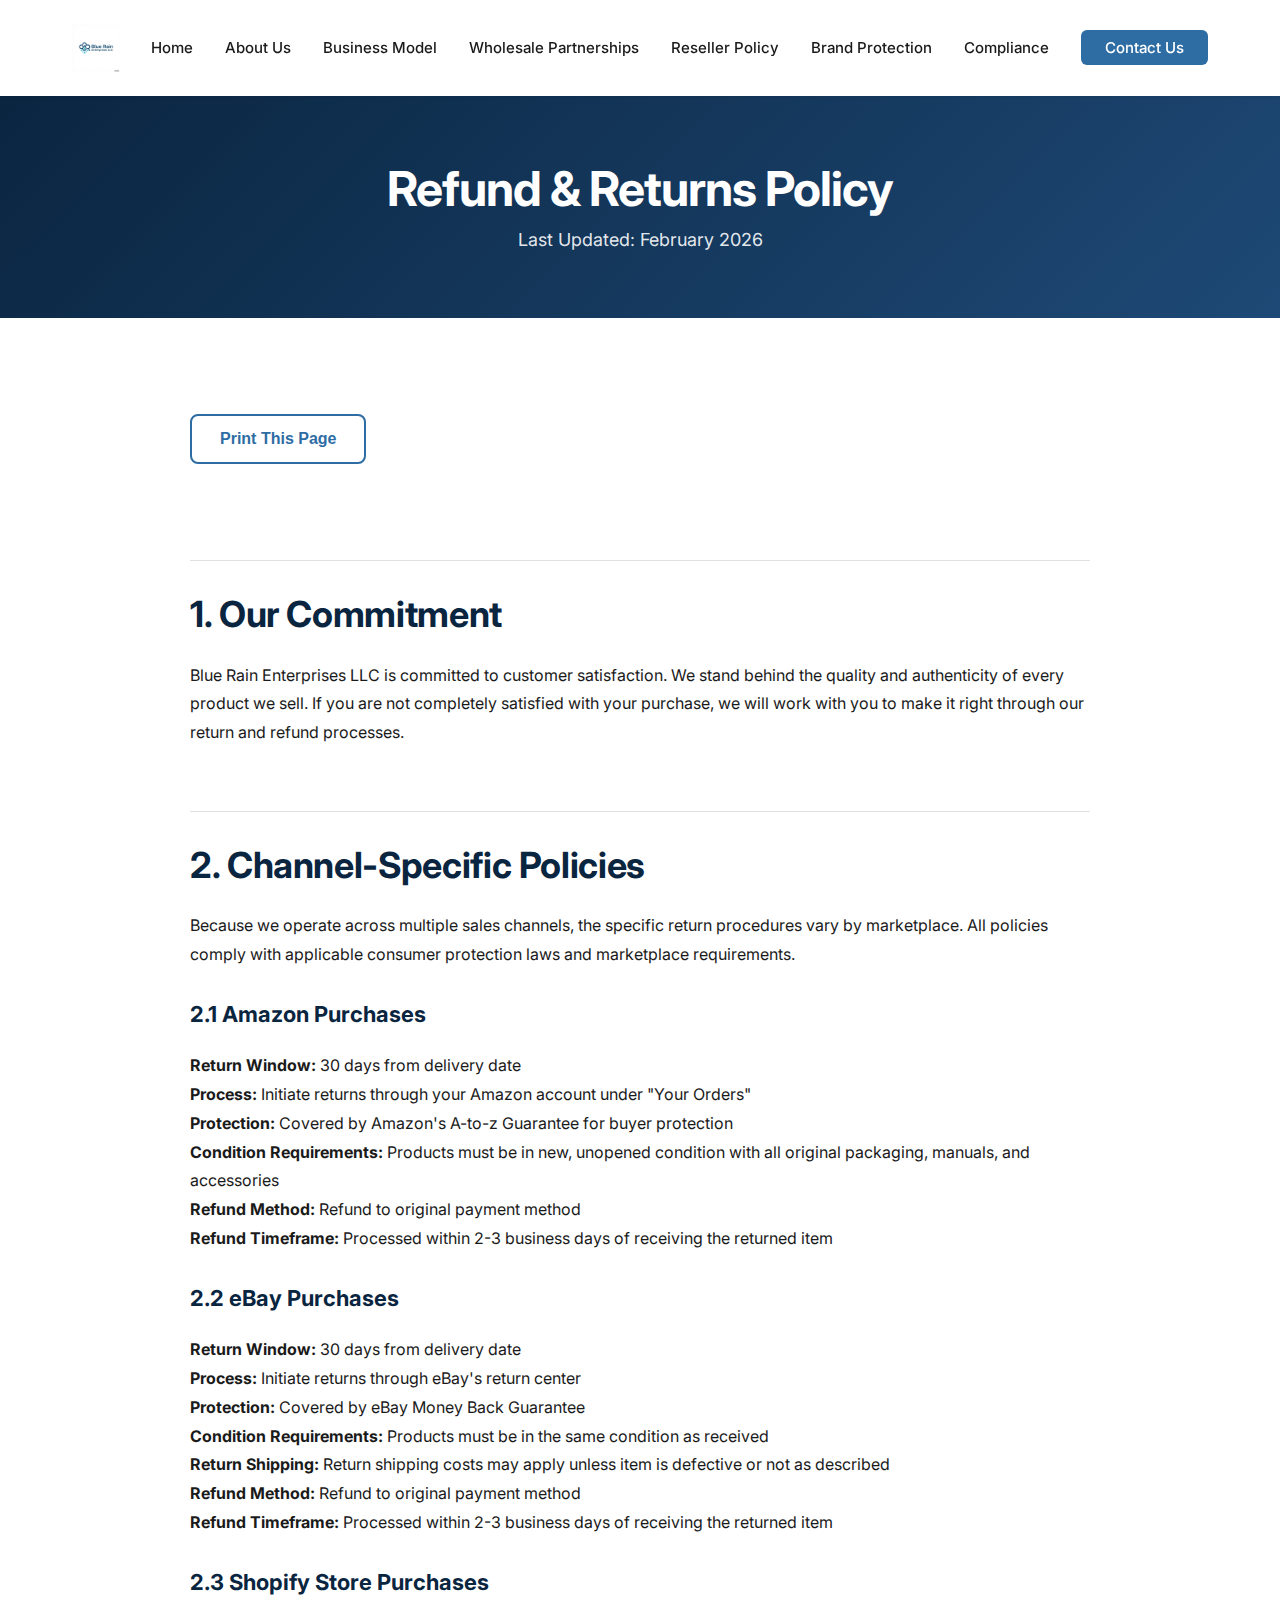
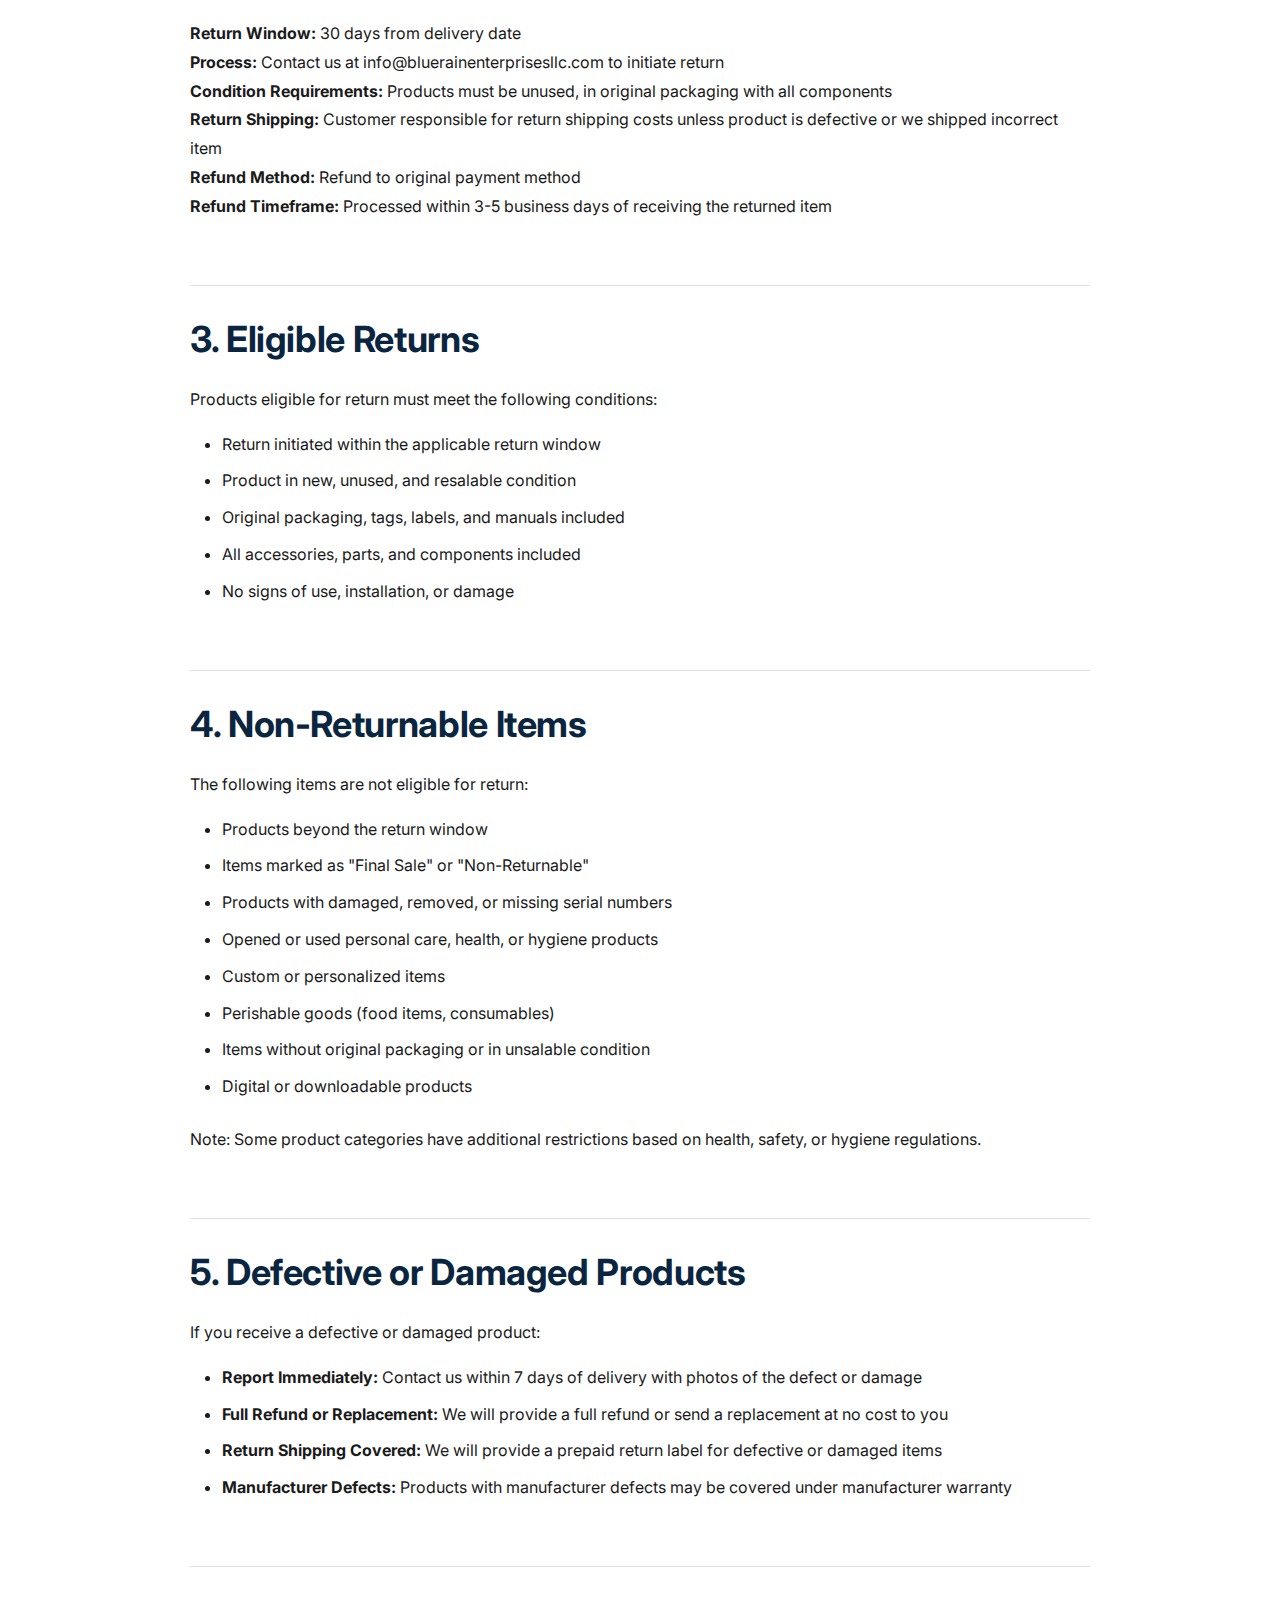
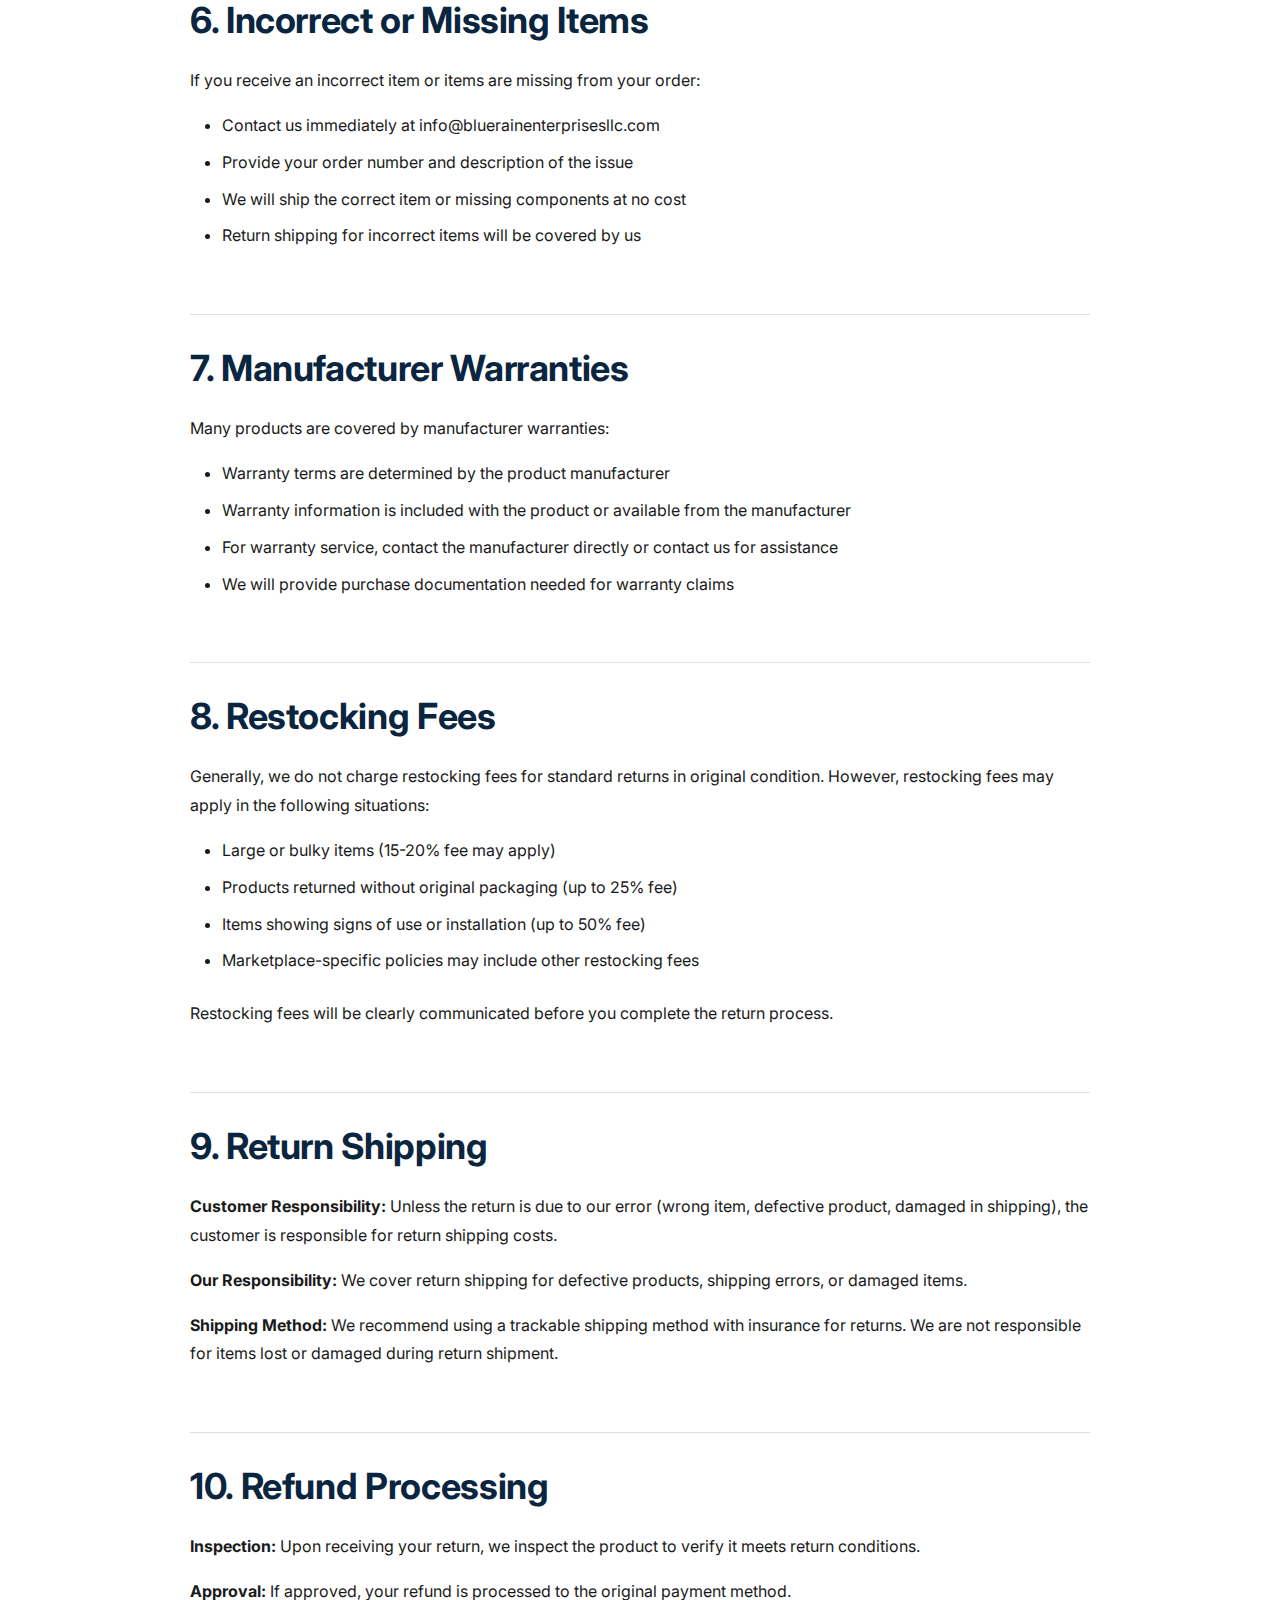
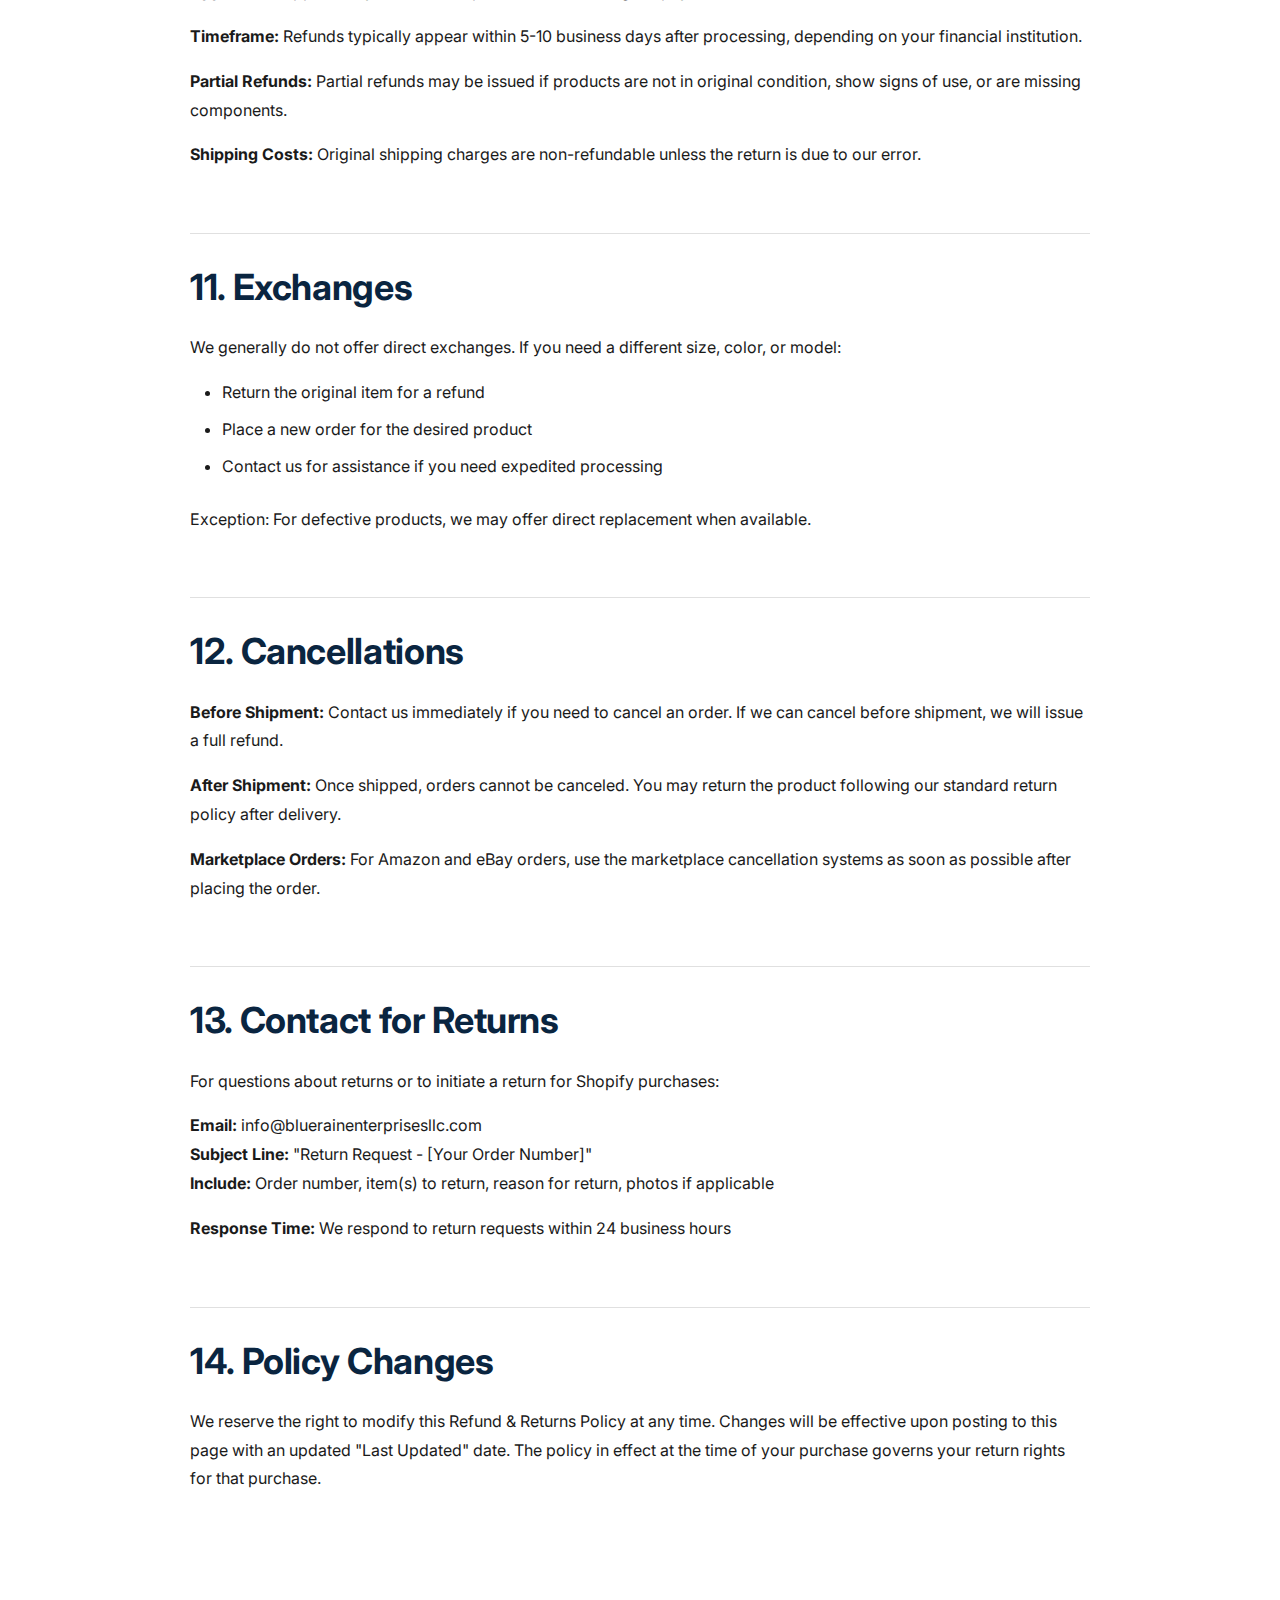
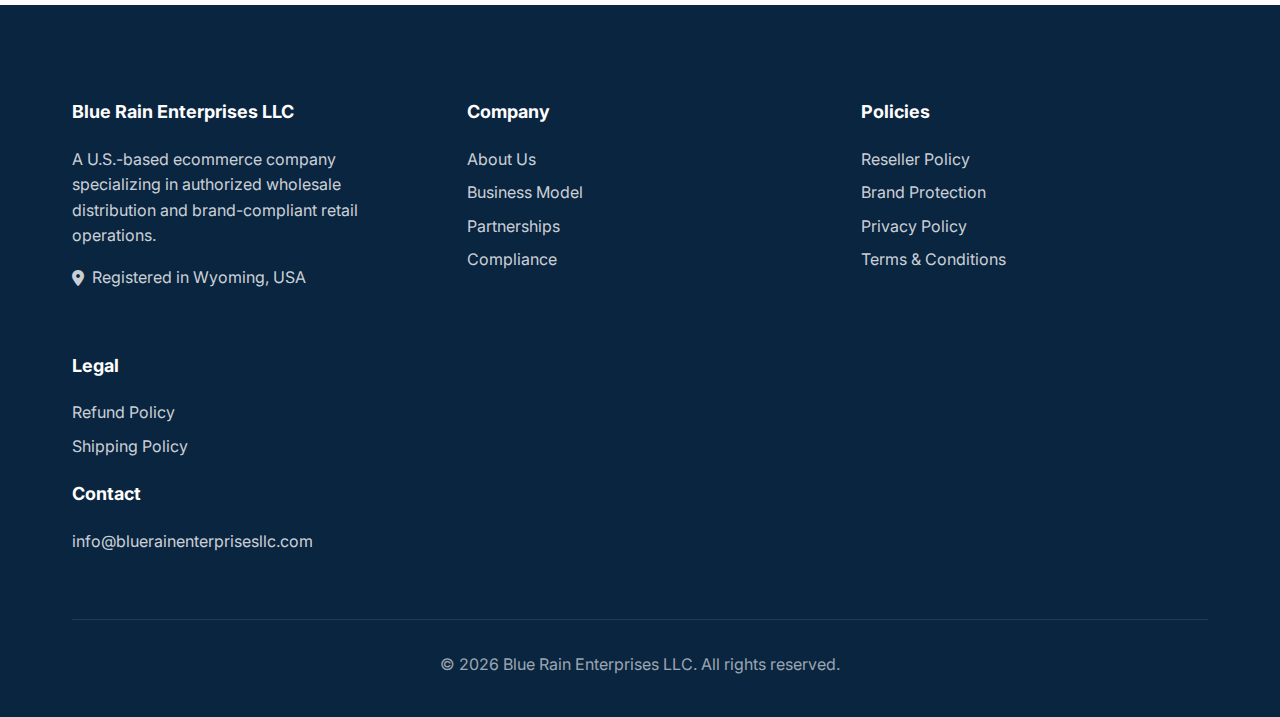
<file: refund-policy.html>
<!DOCTYPE html>
<html lang="en">
<head>
    <meta charset="UTF-8">
    <meta name="viewport" content="width=device-width, initial-scale=1.0">
    <meta name="description" content="Blue Rain Enterprises LLC Refund & Returns Policy - Our commitment to customer satisfaction and fair return processes.">
    <title>Refund & Returns Policy | Blue Rain Enterprises LLC</title>
    <link rel="stylesheet" href="css/style.css">
    <link href="https://fonts.googleapis.com/css2?family=Inter:wght@300;400;500;600;700&display=swap" rel="stylesheet">
    <link rel="stylesheet" href="https://cdn.jsdelivr.net/npm/@fortawesome/fontawesome-free@6.4.0/css/all.min.css">
</head>
<body>
    <header class="header">
        <div class="container">
            <nav class="nav">
                                <div class="logo">
                    <a href="index.html">
                        <img src="images/logo.png" alt="Blue Rain Enterprises LLC Logo" class="logo-img">
                    </a>
                </div>
                <button class="mobile-menu-toggle" aria-label="Toggle menu"><span></span><span></span><span></span></button>
                <ul class="nav-menu">
                    <li><a href="index.html">Home</a></li>
                    <li><a href="about.html">About Us</a></li>
                    <li><a href="business-model.html">Business Model</a></li>
                    <li><a href="wholesale-partnerships.html">Wholesale Partnerships</a></li>
                    <li><a href="authorized-reseller.html">Reseller Policy</a></li>
                    <li><a href="brand-protection.html">Brand Protection</a></li>
                    <li><a href="compliance.html">Compliance</a></li>
                    <li><a href="contact.html" class="cta-nav">Contact Us</a></li>
                </ul>
            </nav>
        </div>
    </header>

    <section class="page-header">
        <div class="container"><h1>Refund & Returns Policy</h1><p>Last Updated: February 2026</p></div>
    </section>

    <section class="legal-content-section">
        <div class="container">
            <div class="legal-document">
                
                <h2>1. Our Commitment</h2>
                <p>Blue Rain Enterprises LLC is committed to customer satisfaction. We stand behind the quality and authenticity of every product we sell. If you are not completely satisfied with your purchase, we will work with you to make it right through our return and refund processes.</p>

                <h2>2. Channel-Specific Policies</h2>
                <p>Because we operate across multiple sales channels, the specific return procedures vary by marketplace. All policies comply with applicable consumer protection laws and marketplace requirements.</p>

                <h3>2.1 Amazon Purchases</h3>
                <p><strong>Return Window:</strong> 30 days from delivery date<br>
                <strong>Process:</strong> Initiate returns through your Amazon account under "Your Orders"<br>
                <strong>Protection:</strong> Covered by Amazon's A-to-z Guarantee for buyer protection<br>
                <strong>Condition Requirements:</strong> Products must be in new, unopened condition with all original packaging, manuals, and accessories<br>
                <strong>Refund Method:</strong> Refund to original payment method<br>
                <strong>Refund Timeframe:</strong> Processed within 2-3 business days of receiving the returned item</p>

                <h3>2.2 eBay Purchases</h3>
                <p><strong>Return Window:</strong> 30 days from delivery date<br>
                <strong>Process:</strong> Initiate returns through eBay's return center<br>
                <strong>Protection:</strong> Covered by eBay Money Back Guarantee<br>
                <strong>Condition Requirements:</strong> Products must be in the same condition as received<br>
                <strong>Return Shipping:</strong> Return shipping costs may apply unless item is defective or not as described<br>
                <strong>Refund Method:</strong> Refund to original payment method<br>
                <strong>Refund Timeframe:</strong> Processed within 2-3 business days of receiving the returned item</p>

                <h3>2.3 Shopify Store Purchases</h3>
                <p><strong>Return Window:</strong> 30 days from delivery date<br>
                <strong>Process:</strong> Contact us at info@bluerainenterprisesllc.com to initiate return<br>
                <strong>Condition Requirements:</strong> Products must be unused, in original packaging with all components<br>
                <strong>Return Shipping:</strong> Customer responsible for return shipping costs unless product is defective or we shipped incorrect item<br>
                <strong>Refund Method:</strong> Refund to original payment method<br>
                <strong>Refund Timeframe:</strong> Processed within 3-5 business days of receiving the returned item</p>

                <h2>3. Eligible Returns</h2>
                <p>Products eligible for return must meet the following conditions:</p>
                <ul>
                    <li>Return initiated within the applicable return window</li>
                    <li>Product in new, unused, and resalable condition</li>
                    <li>Original packaging, tags, labels, and manuals included</li>
                    <li>All accessories, parts, and components included</li>
                    <li>No signs of use, installation, or damage</li>
                </ul>

                <h2>4. Non-Returnable Items</h2>
                <p>The following items are not eligible for return:</p>
                <ul>
                    <li>Products beyond the return window</li>
                    <li>Items marked as "Final Sale" or "Non-Returnable"</li>
                    <li>Products with damaged, removed, or missing serial numbers</li>
                    <li>Opened or used personal care, health, or hygiene products</li>
                    <li>Custom or personalized items</li>
                    <li>Perishable goods (food items, consumables)</li>
                    <li>Items without original packaging or in unsalable condition</li>
                    <li>Digital or downloadable products</li>
                </ul>
                <p>Note: Some product categories have additional restrictions based on health, safety, or hygiene regulations.</p>

                <h2>5. Defective or Damaged Products</h2>
                <p>If you receive a defective or damaged product:</p>
                <ul>
                    <li><strong>Report Immediately:</strong> Contact us within 7 days of delivery with photos of the defect or damage</li>
                    <li><strong>Full Refund or Replacement:</strong> We will provide a full refund or send a replacement at no cost to you</li>
                    <li><strong>Return Shipping Covered:</strong> We will provide a prepaid return label for defective or damaged items</li>
                    <li><strong>Manufacturer Defects:</strong> Products with manufacturer defects may be covered under manufacturer warranty</li>
                </ul>

                <h2>6. Incorrect or Missing Items</h2>
                <p>If you receive an incorrect item or items are missing from your order:</p>
                <ul>
                    <li>Contact us immediately at info@bluerainenterprisesllc.com</li>
                    <li>Provide your order number and description of the issue</li>
                    <li>We will ship the correct item or missing components at no cost</li>
                    <li>Return shipping for incorrect items will be covered by us</li>
                </ul>

                <h2>7. Manufacturer Warranties</h2>
                <p>Many products are covered by manufacturer warranties:</p>
                <ul>
                    <li>Warranty terms are determined by the product manufacturer</li>
                    <li>Warranty information is included with the product or available from the manufacturer</li>
                    <li>For warranty service, contact the manufacturer directly or contact us for assistance</li>
                    <li>We will provide purchase documentation needed for warranty claims</li>
                </ul>

                <h2>8. Restocking Fees</h2>
                <p>Generally, we do not charge restocking fees for standard returns in original condition. However, restocking fees may apply in the following situations:</p>
                <ul>
                    <li>Large or bulky items (15-20% fee may apply)</li>
                    <li>Products returned without original packaging (up to 25% fee)</li>
                    <li>Items showing signs of use or installation (up to 50% fee)</li>
                    <li>Marketplace-specific policies may include other restocking fees</li>
                </ul>
                <p>Restocking fees will be clearly communicated before you complete the return process.</p>

                <h2>9. Return Shipping</h2>
                <p><strong>Customer Responsibility:</strong> Unless the return is due to our error (wrong item, defective product, damaged in shipping), the customer is responsible for return shipping costs.</p>
                <p><strong>Our Responsibility:</strong> We cover return shipping for defective products, shipping errors, or damaged items.</p>
                <p><strong>Shipping Method:</strong> We recommend using a trackable shipping method with insurance for returns. We are not responsible for items lost or damaged during return shipment.</p>

                <h2>10. Refund Processing</h2>
                <p><strong>Inspection:</strong> Upon receiving your return, we inspect the product to verify it meets return conditions.</p>
                <p><strong>Approval:</strong> If approved, your refund is processed to the original payment method.</p>
                <p><strong>Timeframe:</strong> Refunds typically appear within 5-10 business days after processing, depending on your financial institution.</p>
                <p><strong>Partial Refunds:</strong> Partial refunds may be issued if products are not in original condition, show signs of use, or are missing components.</p>
                <p><strong>Shipping Costs:</strong> Original shipping charges are non-refundable unless the return is due to our error.</p>

                <h2>11. Exchanges</h2>
                <p>We generally do not offer direct exchanges. If you need a different size, color, or model:</p>
                <ul>
                    <li>Return the original item for a refund</li>
                    <li>Place a new order for the desired product</li>
                    <li>Contact us for assistance if you need expedited processing</li>
                </ul>
                <p>Exception: For defective products, we may offer direct replacement when available.</p>

                <h2>12. Cancellations</h2>
                <p><strong>Before Shipment:</strong> Contact us immediately if you need to cancel an order. If we can cancel before shipment, we will issue a full refund.</p>
                <p><strong>After Shipment:</strong> Once shipped, orders cannot be canceled. You may return the product following our standard return policy after delivery.</p>
                <p><strong>Marketplace Orders:</strong> For Amazon and eBay orders, use the marketplace cancellation systems as soon as possible after placing the order.</p>

                <h2>13. Contact for Returns</h2>
                <p>For questions about returns or to initiate a return for Shopify purchases:</p>
                <p><strong>Email:</strong> info@bluerainenterprisesllc.com<br>
                <strong>Subject Line:</strong> "Return Request - [Your Order Number]"<br>
                <strong>Include:</strong> Order number, item(s) to return, reason for return, photos if applicable</p>
                <p><strong>Response Time:</strong> We respond to return requests within 24 business hours</p>

                <h2>14. Policy Changes</h2>
                <p>We reserve the right to modify this Refund & Returns Policy at any time. Changes will be effective upon posting to this page with an updated "Last Updated" date. The policy in effect at the time of your purchase governs your return rights for that purchase.</p>

            </div>
        </div>
    </section>

    <footer class="footer">
        <div class="container">
            <div class="footer-grid">
                <div class="footer-col">
                    <h4>Blue Rain Enterprises LLC</h4>
                    <p>A U.S.-based ecommerce company specializing in authorized wholesale distribution and brand-compliant retail operations.</p>
                    <p class="footer-location"><i class="fas fa-map-marker-alt"></i> Registered in Wyoming, USA</p>
                </div>
                <div class="footer-col">
                    <h4>Company</h4>
                    <ul>
                        <li><a href="about.html">About Us</a></li>
                        <li><a href="business-model.html">Business Model</a></li>
                        <li><a href="wholesale-partnerships.html">Partnerships</a></li>
                        <li><a href="compliance.html">Compliance</a></li>
                    </ul>
                </div>
                <div class="footer-col">
                    <h4>Policies</h4>
                    <ul>
                        <li><a href="authorized-reseller.html">Reseller Policy</a></li>
                        <li><a href="brand-protection.html">Brand Protection</a></li>
                        <li><a href="privacy-policy.html">Privacy Policy</a></li>
                        <li><a href="terms.html">Terms & Conditions</a></li>
                    </ul>
                </div>
                <div class="footer-col">
                    <h4>Legal</h4>
                    <ul>
                        <li><a href="refund-policy.html">Refund Policy</a></li>
                        <li><a href="shipping-policy.html">Shipping Policy</a></li>
                    </ul>
                    <h4 style="margin-top: 1.5rem;">Contact</h4>
                    <p><a href="mailto:info@bluerainenterprisesllc.com">info@bluerainenterprisesllc.com</a></p>
                </div>
            </div>
            <div class="footer-bottom">
                <p>&copy; 2026 Blue Rain Enterprises LLC. All rights reserved.</p>
            </div>
        </div>
    </footer>

    <script src="js/main.js"></script>
</body>
</html>
</file>
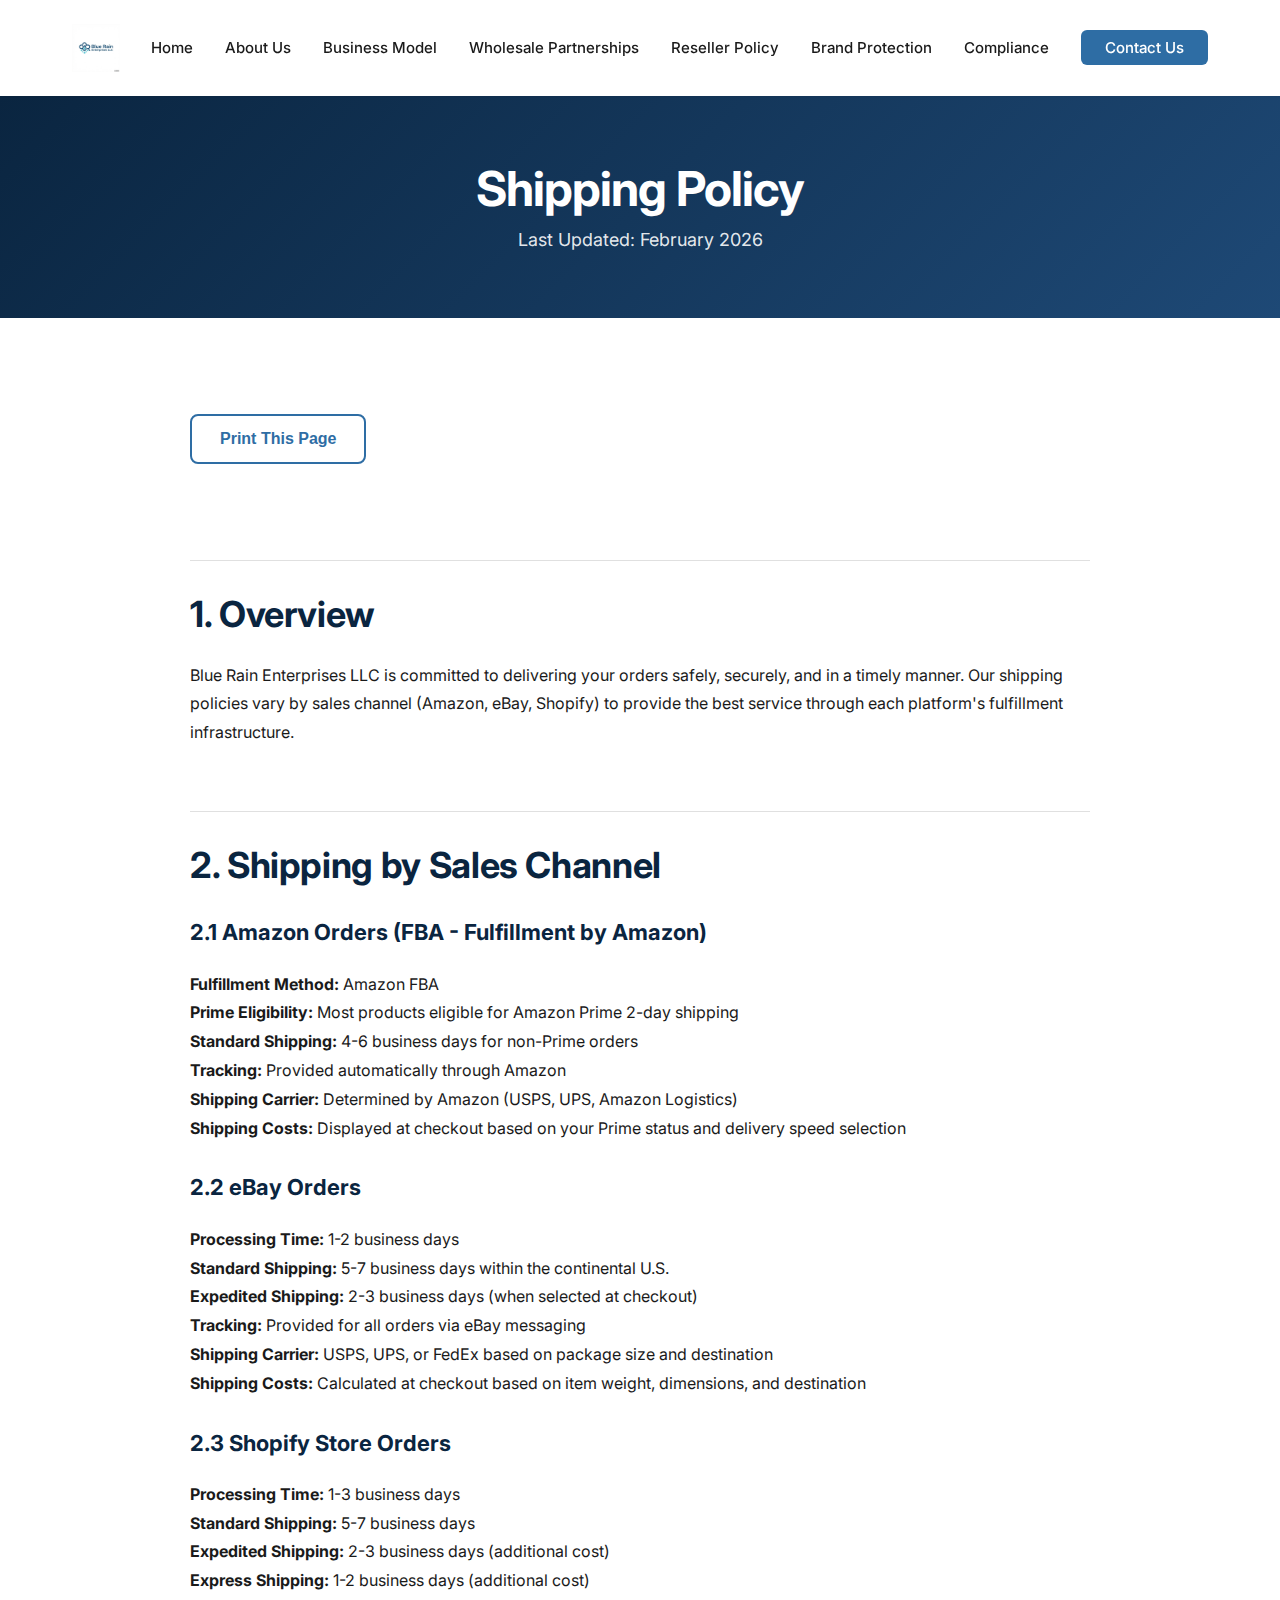
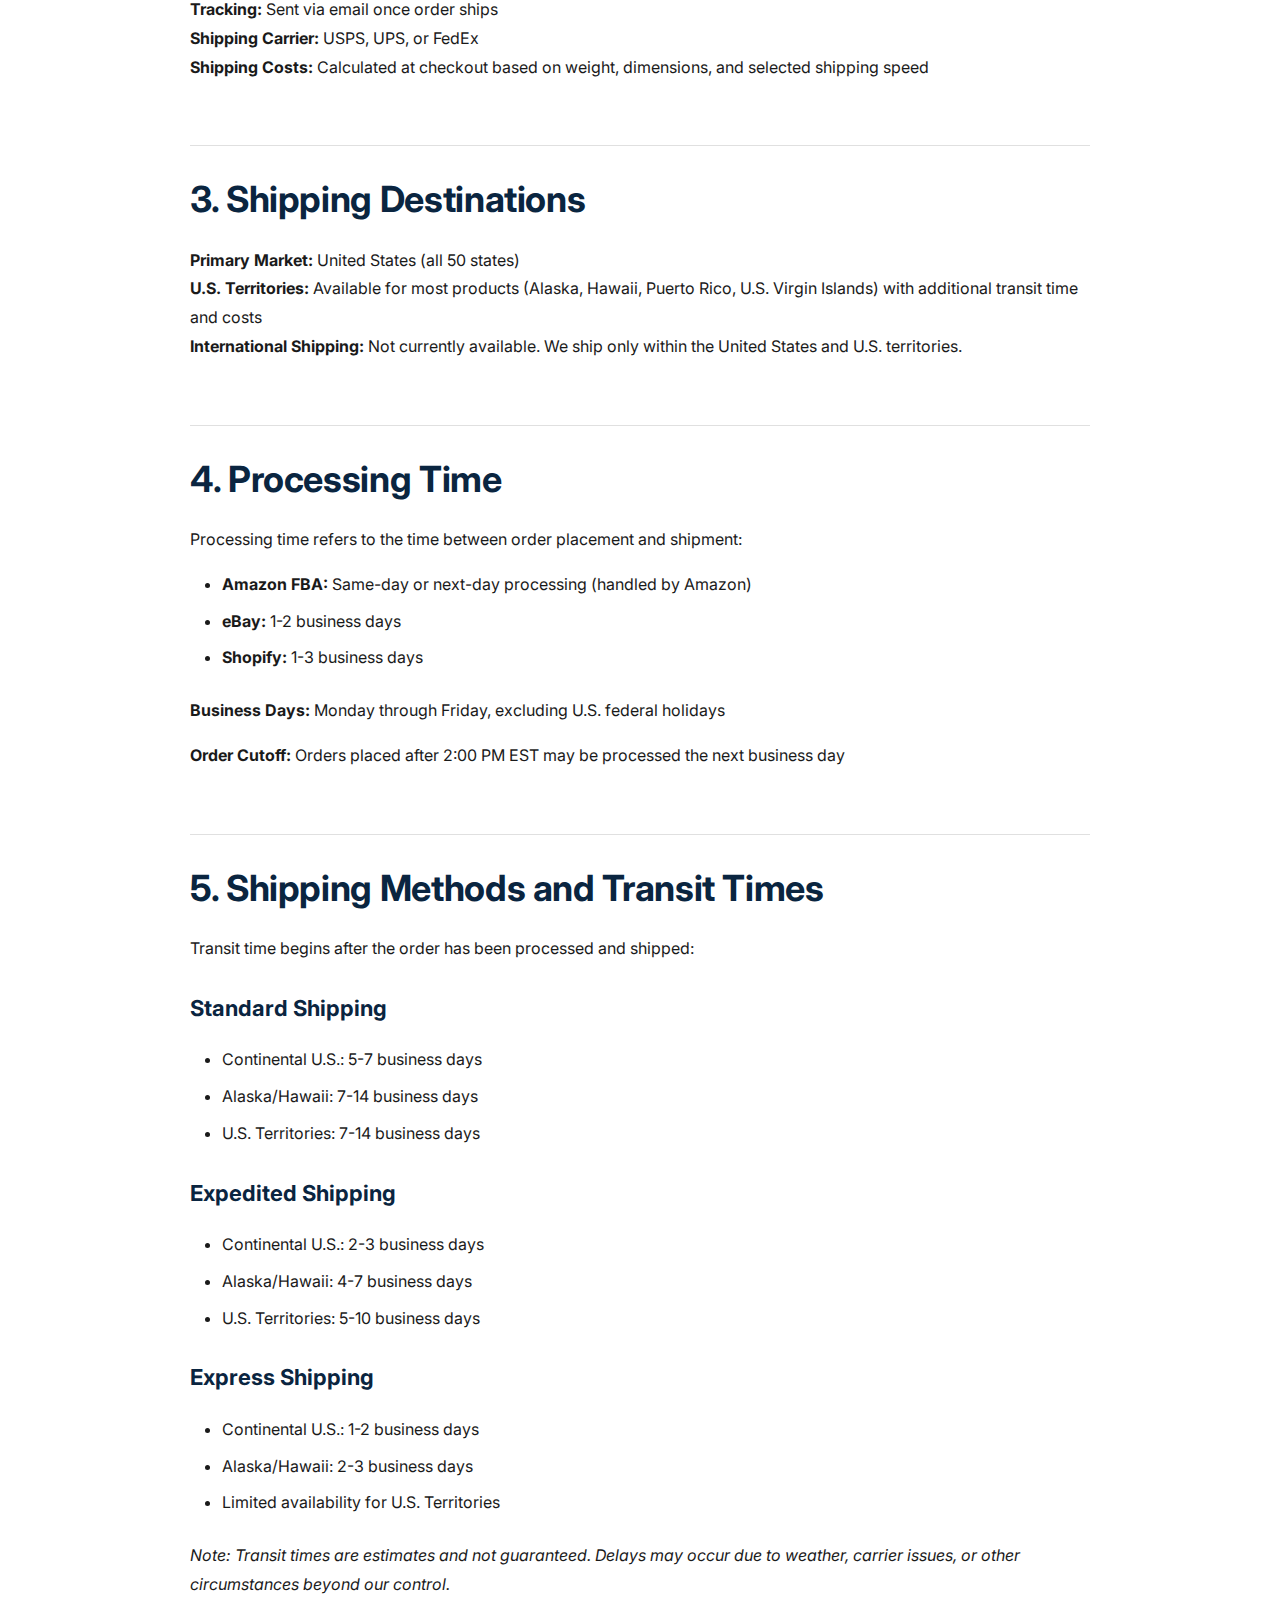
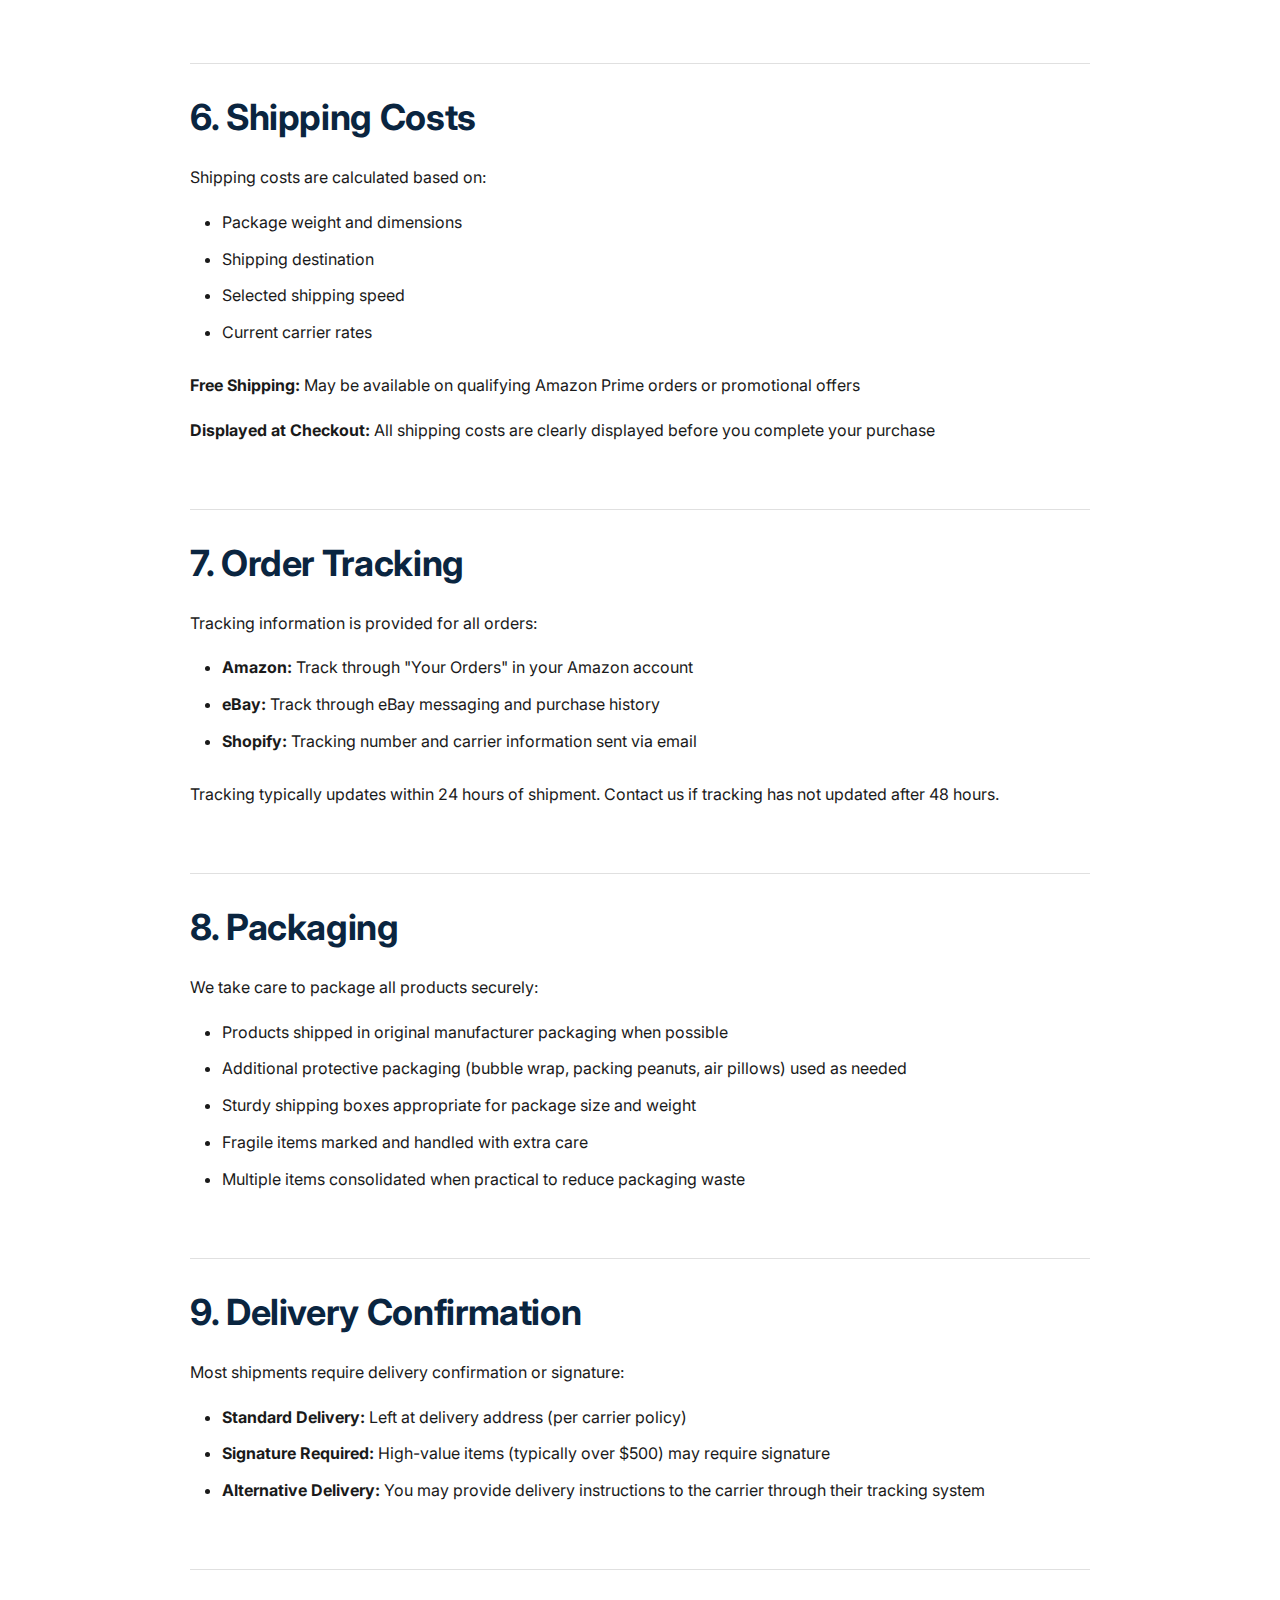
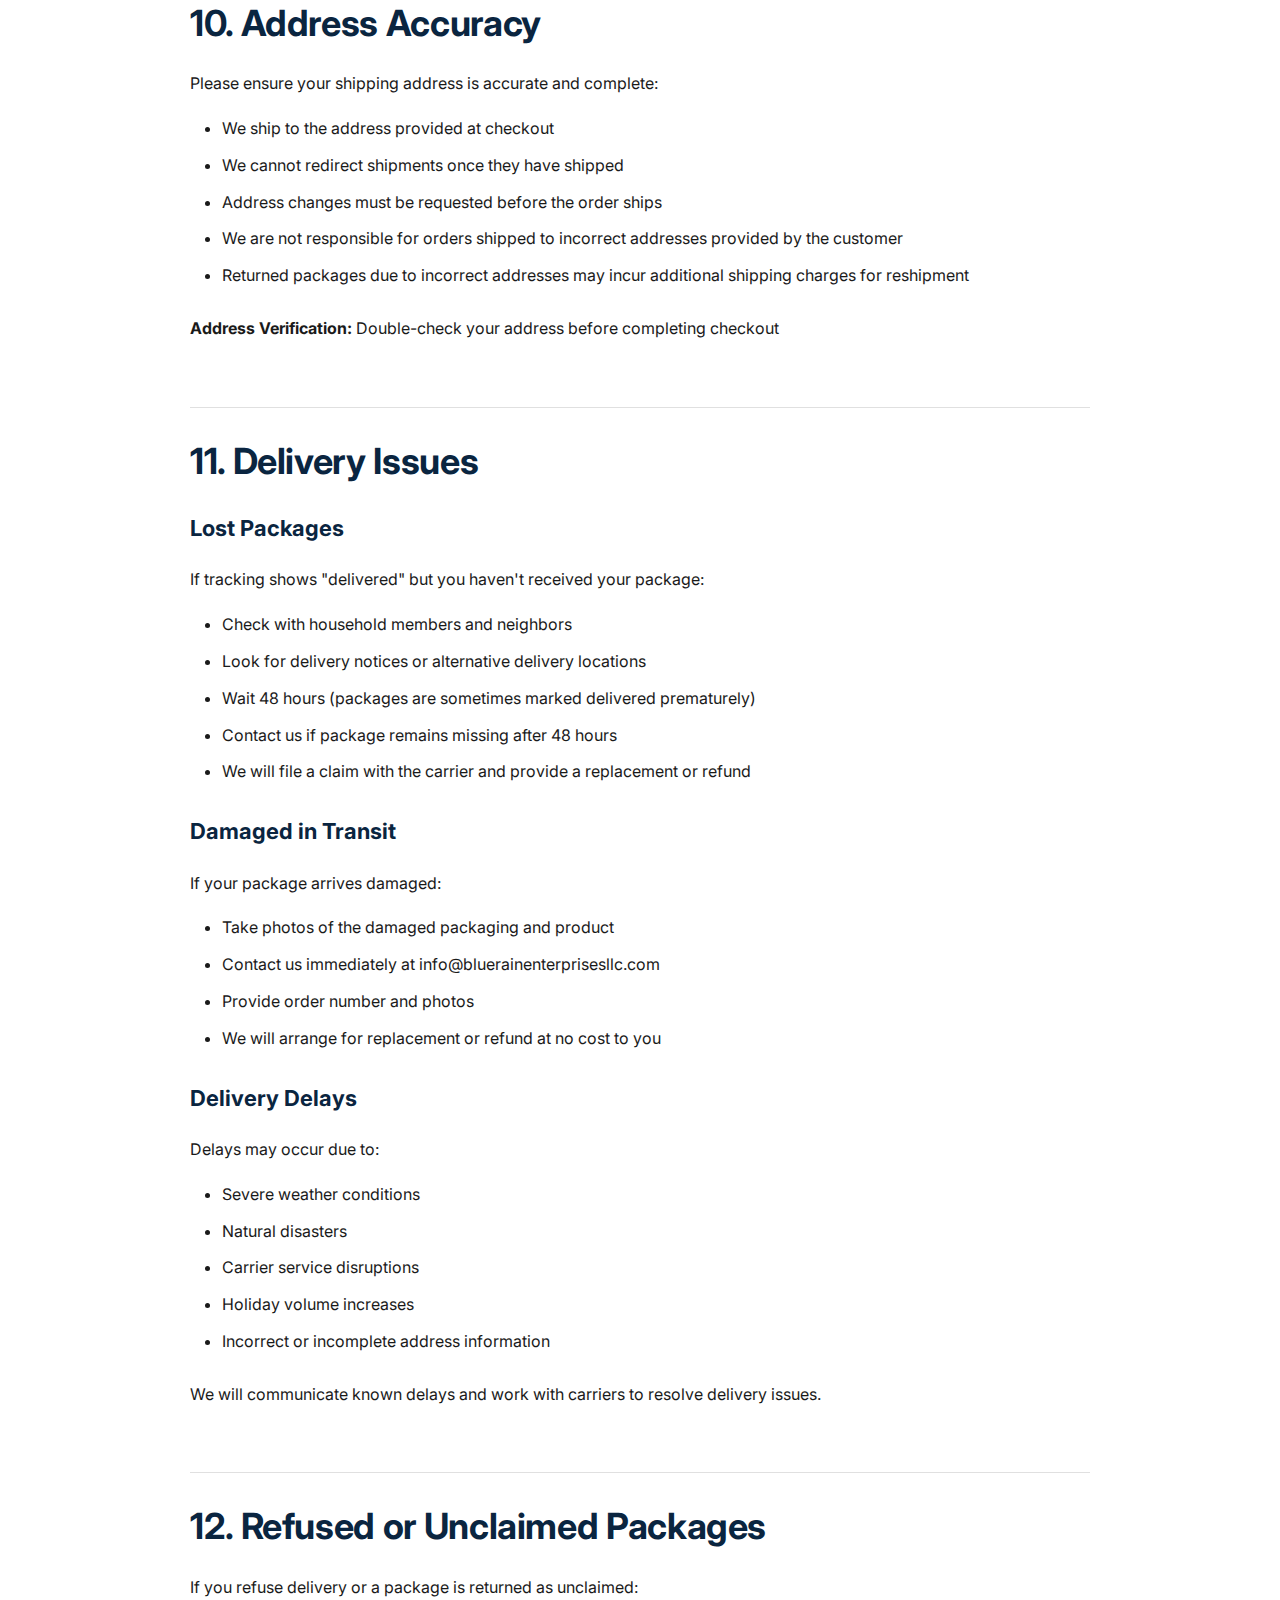
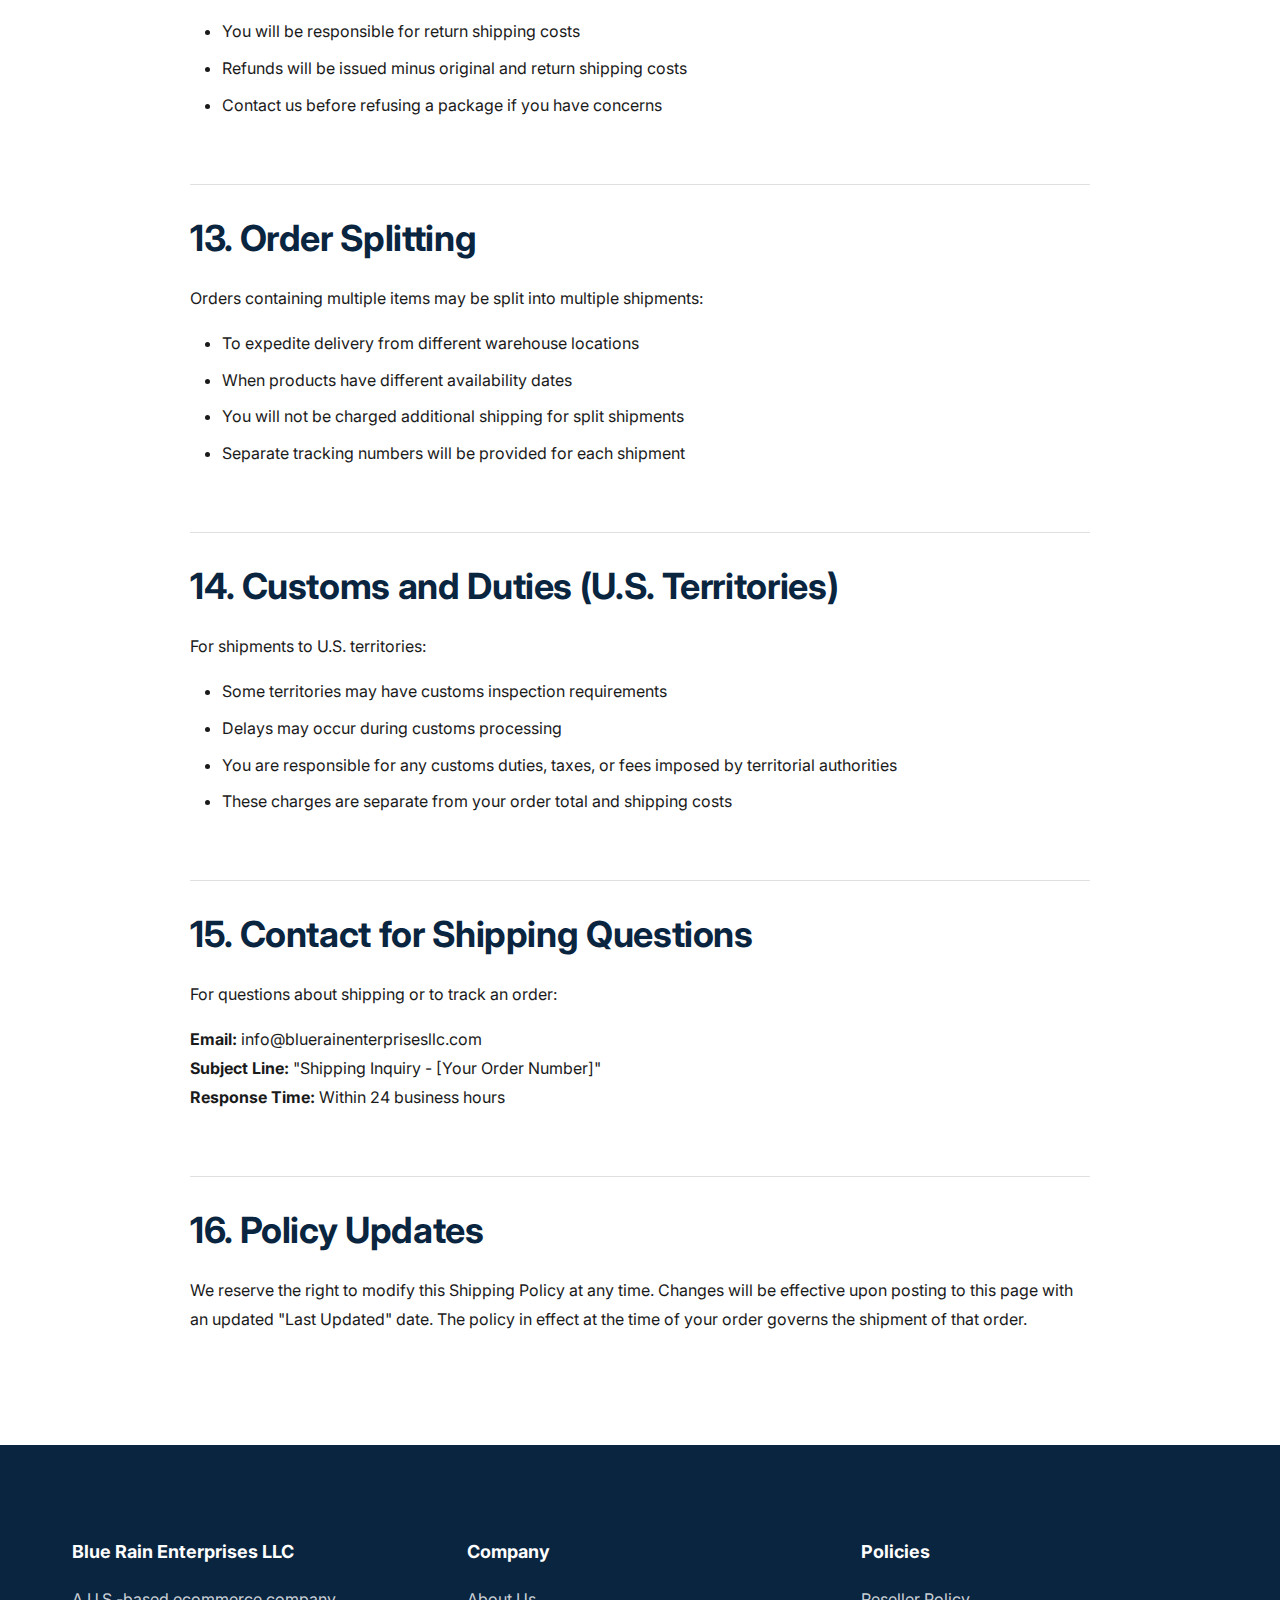
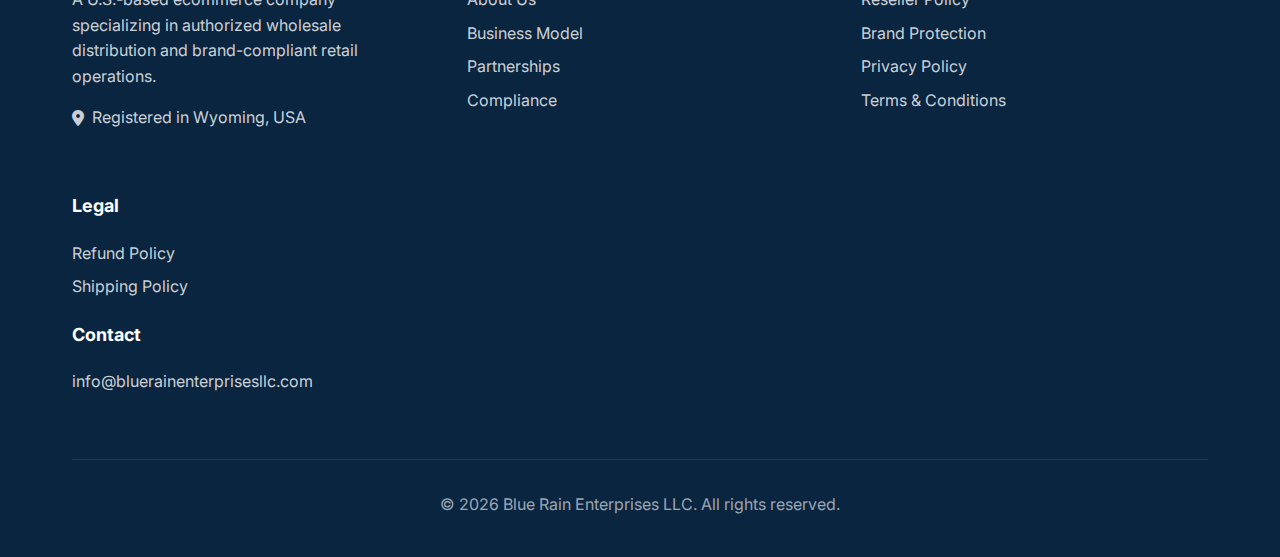
<file: shipping-policy.html>
<!DOCTYPE html>
<html lang="en">
<head>
    <meta charset="UTF-8">
    <meta name="viewport" content="width=device-width, initial-scale=1.0">
    <meta name="description" content="Blue Rain Enterprises LLC Shipping Policy - Delivery timeframes, shipping methods, and fulfillment processes.">
    <title>Shipping Policy | Blue Rain Enterprises LLC</title>
    <link rel="stylesheet" href="css/style.css">
    <link href="https://fonts.googleapis.com/css2?family=Inter:wght@300;400;500;600;700&display=swap" rel="stylesheet">
    <link rel="stylesheet" href="https://cdn.jsdelivr.net/npm/@fortawesome/fontawesome-free@6.4.0/css/all.min.css">
</head>
<body>
    <header class="header">
        <div class="container">
            <nav class="nav">
                                <div class="logo">
                    <a href="index.html">
                        <img src="images/logo.png" alt="Blue Rain Enterprises LLC Logo" class="logo-img">
                    </a>
                </div>
                <button class="mobile-menu-toggle" aria-label="Toggle menu"><span></span><span></span><span></span></button>
                <ul class="nav-menu">
                    <li><a href="index.html">Home</a></li>
                    <li><a href="about.html">About Us</a></li>
                    <li><a href="business-model.html">Business Model</a></li>
                    <li><a href="wholesale-partnerships.html">Wholesale Partnerships</a></li>
                    <li><a href="authorized-reseller.html">Reseller Policy</a></li>
                    <li><a href="brand-protection.html">Brand Protection</a></li>
                    <li><a href="compliance.html">Compliance</a></li>
                    <li><a href="contact.html" class="cta-nav">Contact Us</a></li>
                </ul>
            </nav>
        </div>
    </header>

    <section class="page-header">
        <div class="container"><h1>Shipping Policy</h1><p>Last Updated: February 2026</p></div>
    </section>

    <section class="legal-content-section">
        <div class="container">
            <div class="legal-document">
                
                <h2>1. Overview</h2>
                <p>Blue Rain Enterprises LLC is committed to delivering your orders safely, securely, and in a timely manner. Our shipping policies vary by sales channel (Amazon, eBay, Shopify) to provide the best service through each platform's fulfillment infrastructure.</p>

                <h2>2. Shipping by Sales Channel</h2>

                <h3>2.1 Amazon Orders (FBA - Fulfillment by Amazon)</h3>
                <p><strong>Fulfillment Method:</strong> Amazon FBA<br>
                <strong>Prime Eligibility:</strong> Most products eligible for Amazon Prime 2-day shipping<br>
                <strong>Standard Shipping:</strong> 4-6 business days for non-Prime orders<br>
                <strong>Tracking:</strong> Provided automatically through Amazon<br>
                <strong>Shipping Carrier:</strong> Determined by Amazon (USPS, UPS, Amazon Logistics)<br>
                <strong>Shipping Costs:</strong> Displayed at checkout based on your Prime status and delivery speed selection</p>

                <h3>2.2 eBay Orders</h3>
                <p><strong>Processing Time:</strong> 1-2 business days<br>
                <strong>Standard Shipping:</strong> 5-7 business days within the continental U.S.<br>
                <strong>Expedited Shipping:</strong> 2-3 business days (when selected at checkout)<br>
                <strong>Tracking:</strong> Provided for all orders via eBay messaging<br>
                <strong>Shipping Carrier:</strong> USPS, UPS, or FedEx based on package size and destination<br>
                <strong>Shipping Costs:</strong> Calculated at checkout based on item weight, dimensions, and destination</p>

                <h3>2.3 Shopify Store Orders</h3>
                <p><strong>Processing Time:</strong> 1-3 business days<br>
                <strong>Standard Shipping:</strong> 5-7 business days<br>
                <strong>Expedited Shipping:</strong> 2-3 business days (additional cost)<br>
                <strong>Express Shipping:</strong> 1-2 business days (additional cost)<br>
                <strong>Tracking:</strong> Sent via email once order ships<br>
                <strong>Shipping Carrier:</strong> USPS, UPS, or FedEx<br>
                <strong>Shipping Costs:</strong> Calculated at checkout based on weight, dimensions, and selected shipping speed</p>

                <h2>3. Shipping Destinations</h2>
                <p><strong>Primary Market:</strong> United States (all 50 states)<br>
                <strong>U.S. Territories:</strong> Available for most products (Alaska, Hawaii, Puerto Rico, U.S. Virgin Islands) with additional transit time and costs<br>
                <strong>International Shipping:</strong> Not currently available. We ship only within the United States and U.S. territories.</p>

                <h2>4. Processing Time</h2>
                <p>Processing time refers to the time between order placement and shipment:</p>
                <ul>
                    <li><strong>Amazon FBA:</strong> Same-day or next-day processing (handled by Amazon)</li>
                    <li><strong>eBay:</strong> 1-2 business days</li>
                    <li><strong>Shopify:</strong> 1-3 business days</li>
                </ul>
                <p><strong>Business Days:</strong> Monday through Friday, excluding U.S. federal holidays</p>
                <p><strong>Order Cutoff:</strong> Orders placed after 2:00 PM EST may be processed the next business day</p>

                <h2>5. Shipping Methods and Transit Times</h2>
                <p>Transit time begins after the order has been processed and shipped:</p>
                
                <h3>Standard Shipping</h3>
                <ul>
                    <li>Continental U.S.: 5-7 business days</li>
                    <li>Alaska/Hawaii: 7-14 business days</li>
                    <li>U.S. Territories: 7-14 business days</li>
                </ul>

                <h3>Expedited Shipping</h3>
                <ul>
                    <li>Continental U.S.: 2-3 business days</li>
                    <li>Alaska/Hawaii: 4-7 business days</li>
                    <li>U.S. Territories: 5-10 business days</li>
                </ul>

                <h3>Express Shipping</h3>
                <ul>
                    <li>Continental U.S.: 1-2 business days</li>
                    <li>Alaska/Hawaii: 2-3 business days</li>
                    <li>Limited availability for U.S. Territories</li>
                </ul>

                <p><em>Note: Transit times are estimates and not guaranteed. Delays may occur due to weather, carrier issues, or other circumstances beyond our control.</em></p>

                <h2>6. Shipping Costs</h2>
                <p>Shipping costs are calculated based on:</p>
                <ul>
                    <li>Package weight and dimensions</li>
                    <li>Shipping destination</li>
                    <li>Selected shipping speed</li>
                    <li>Current carrier rates</li>
                </ul>
                <p><strong>Free Shipping:</strong> May be available on qualifying Amazon Prime orders or promotional offers</p>
                <p><strong>Displayed at Checkout:</strong> All shipping costs are clearly displayed before you complete your purchase</p>

                <h2>7. Order Tracking</h2>
                <p>Tracking information is provided for all orders:</p>
                <ul>
                    <li><strong>Amazon:</strong> Track through "Your Orders" in your Amazon account</li>
                    <li><strong>eBay:</strong> Track through eBay messaging and purchase history</li>
                    <li><strong>Shopify:</strong> Tracking number and carrier information sent via email</li>
                </ul>
                <p>Tracking typically updates within 24 hours of shipment. Contact us if tracking has not updated after 48 hours.</p>

                <h2>8. Packaging</h2>
                <p>We take care to package all products securely:</p>
                <ul>
                    <li>Products shipped in original manufacturer packaging when possible</li>
                    <li>Additional protective packaging (bubble wrap, packing peanuts, air pillows) used as needed</li>
                    <li>Sturdy shipping boxes appropriate for package size and weight</li>
                    <li>Fragile items marked and handled with extra care</li>
                    <li>Multiple items consolidated when practical to reduce packaging waste</li>
                </ul>

                <h2>9. Delivery Confirmation</h2>
                <p>Most shipments require delivery confirmation or signature:</p>
                <ul>
                    <li><strong>Standard Delivery:</strong> Left at delivery address (per carrier policy)</li>
                    <li><strong>Signature Required:</strong> High-value items (typically over $500) may require signature</li>
                    <li><strong>Alternative Delivery:</strong> You may provide delivery instructions to the carrier through their tracking system</li>
                </ul>

                <h2>10. Address Accuracy</h2>
                <p>Please ensure your shipping address is accurate and complete:</p>
                <ul>
                    <li>We ship to the address provided at checkout</li>
                    <li>We cannot redirect shipments once they have shipped</li>
                    <li>Address changes must be requested before the order ships</li>
                    <li>We are not responsible for orders shipped to incorrect addresses provided by the customer</li>
                    <li>Returned packages due to incorrect addresses may incur additional shipping charges for reshipment</li>
                </ul>
                <p><strong>Address Verification:</strong> Double-check your address before completing checkout</p>

                <h2>11. Delivery Issues</h2>

                <h3>Lost Packages</h3>
                <p>If tracking shows "delivered" but you haven't received your package:</p>
                <ul>
                    <li>Check with household members and neighbors</li>
                    <li>Look for delivery notices or alternative delivery locations</li>
                    <li>Wait 48 hours (packages are sometimes marked delivered prematurely)</li>
                    <li>Contact us if package remains missing after 48 hours</li>
                    <li>We will file a claim with the carrier and provide a replacement or refund</li>
                </ul>

                <h3>Damaged in Transit</h3>
                <p>If your package arrives damaged:</p>
                <ul>
                    <li>Take photos of the damaged packaging and product</li>
                    <li>Contact us immediately at info@bluerainenterprisesllc.com</li>
                    <li>Provide order number and photos</li>
                    <li>We will arrange for replacement or refund at no cost to you</li>
                </ul>

                <h3>Delivery Delays</h3>
                <p>Delays may occur due to:</p>
                <ul>
                    <li>Severe weather conditions</li>
                    <li>Natural disasters</li>
                    <li>Carrier service disruptions</li>
                    <li>Holiday volume increases</li>
                    <li>Incorrect or incomplete address information</li>
                </ul>
                <p>We will communicate known delays and work with carriers to resolve delivery issues.</p>

                <h2>12. Refused or Unclaimed Packages</h2>
                <p>If you refuse delivery or a package is returned as unclaimed:</p>
                <ul>
                    <li>You will be responsible for return shipping costs</li>
                    <li>Refunds will be issued minus original and return shipping costs</li>
                    <li>Contact us before refusing a package if you have concerns</li>
                </ul>

                <h2>13. Order Splitting</h2>
                <p>Orders containing multiple items may be split into multiple shipments:</p>
                <ul>
                    <li>To expedite delivery from different warehouse locations</li>
                    <li>When products have different availability dates</li>
                    <li>You will not be charged additional shipping for split shipments</li>
                    <li>Separate tracking numbers will be provided for each shipment</li>
                </ul>

                <h2>14. Customs and Duties (U.S. Territories)</h2>
                <p>For shipments to U.S. territories:</p>
                <ul>
                    <li>Some territories may have customs inspection requirements</li>
                    <li>Delays may occur during customs processing</li>
                    <li>You are responsible for any customs duties, taxes, or fees imposed by territorial authorities</li>
                    <li>These charges are separate from your order total and shipping costs</li>
                </ul>

                <h2>15. Contact for Shipping Questions</h2>
                <p>For questions about shipping or to track an order:</p>
                <p><strong>Email:</strong> info@bluerainenterprisesllc.com<br>
                <strong>Subject Line:</strong> "Shipping Inquiry - [Your Order Number]"<br>
                <strong>Response Time:</strong> Within 24 business hours</p>

                <h2>16. Policy Updates</h2>
                <p>We reserve the right to modify this Shipping Policy at any time. Changes will be effective upon posting to this page with an updated "Last Updated" date. The policy in effect at the time of your order governs the shipment of that order.</p>

            </div>
        </div>
    </section>

    <footer class="footer">
        <div class="container">
            <div class="footer-grid">
                <div class="footer-col">
                    <h4>Blue Rain Enterprises LLC</h4>
                    <p>A U.S.-based ecommerce company specializing in authorized wholesale distribution and brand-compliant retail operations.</p>
                    <p class="footer-location"><i class="fas fa-map-marker-alt"></i> Registered in Wyoming, USA</p>
                </div>
                <div class="footer-col">
                    <h4>Company</h4>
                    <ul>
                        <li><a href="about.html">About Us</a></li>
                        <li><a href="business-model.html">Business Model</a></li>
                        <li><a href="wholesale-partnerships.html">Partnerships</a></li>
                        <li><a href="compliance.html">Compliance</a></li>
                    </ul>
                </div>
                <div class="footer-col">
                    <h4>Policies</h4>
                    <ul>
                        <li><a href="authorized-reseller.html">Reseller Policy</a></li>
                        <li><a href="brand-protection.html">Brand Protection</a></li>
                        <li><a href="privacy-policy.html">Privacy Policy</a></li>
                        <li><a href="terms.html">Terms & Conditions</a></li>
                    </ul>
                </div>
                <div class="footer-col">
                    <h4>Legal</h4>
                    <ul>
                        <li><a href="refund-policy.html">Refund Policy</a></li>
                        <li><a href="shipping-policy.html">Shipping Policy</a></li>
                    </ul>
                    <h4 style="margin-top: 1.5rem;">Contact</h4>
                    <p><a href="mailto:info@bluerainenterprisesllc.com">info@bluerainenterprisesllc.com</a></p>
                </div>
            </div>
            <div class="footer-bottom">
                <p>&copy; 2026 Blue Rain Enterprises LLC. All rights reserved.</p>
            </div>
        </div>
    </footer>

    <script src="js/main.js"></script>
</body>
</html>
</file>
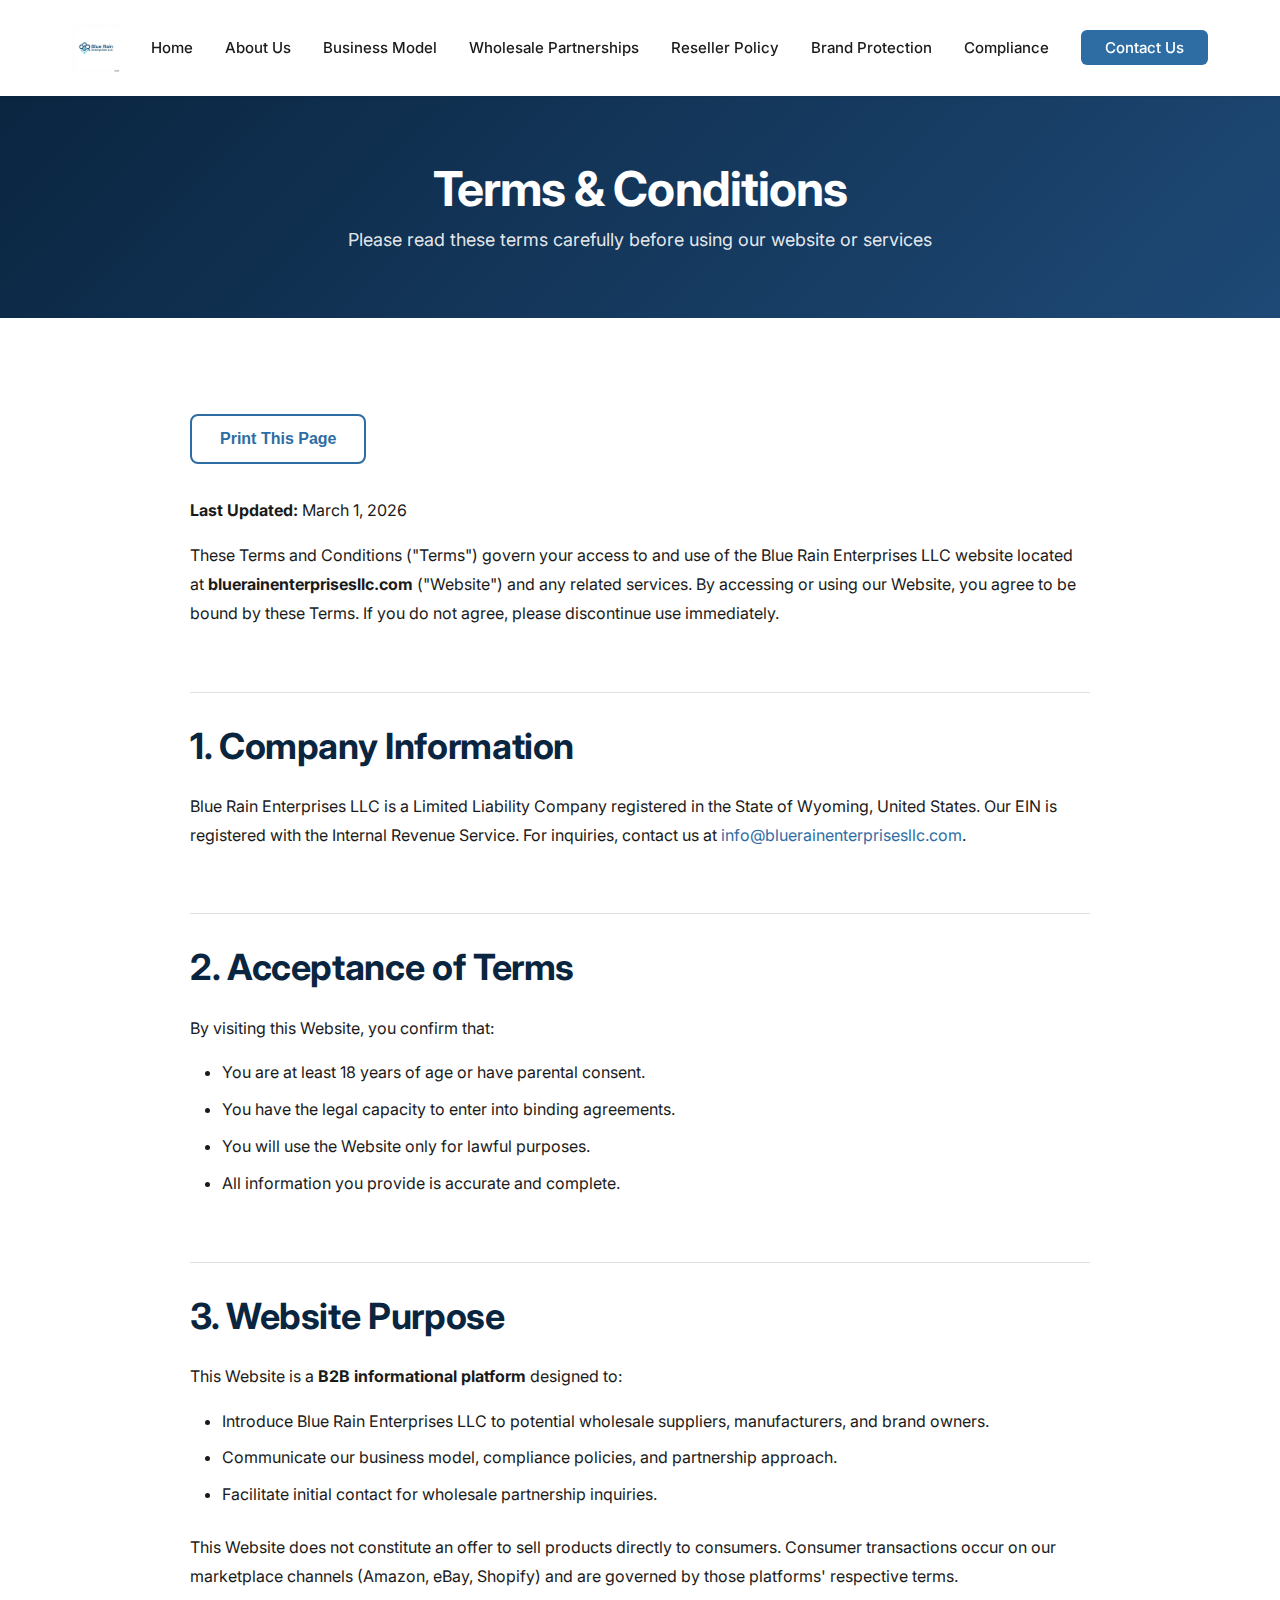
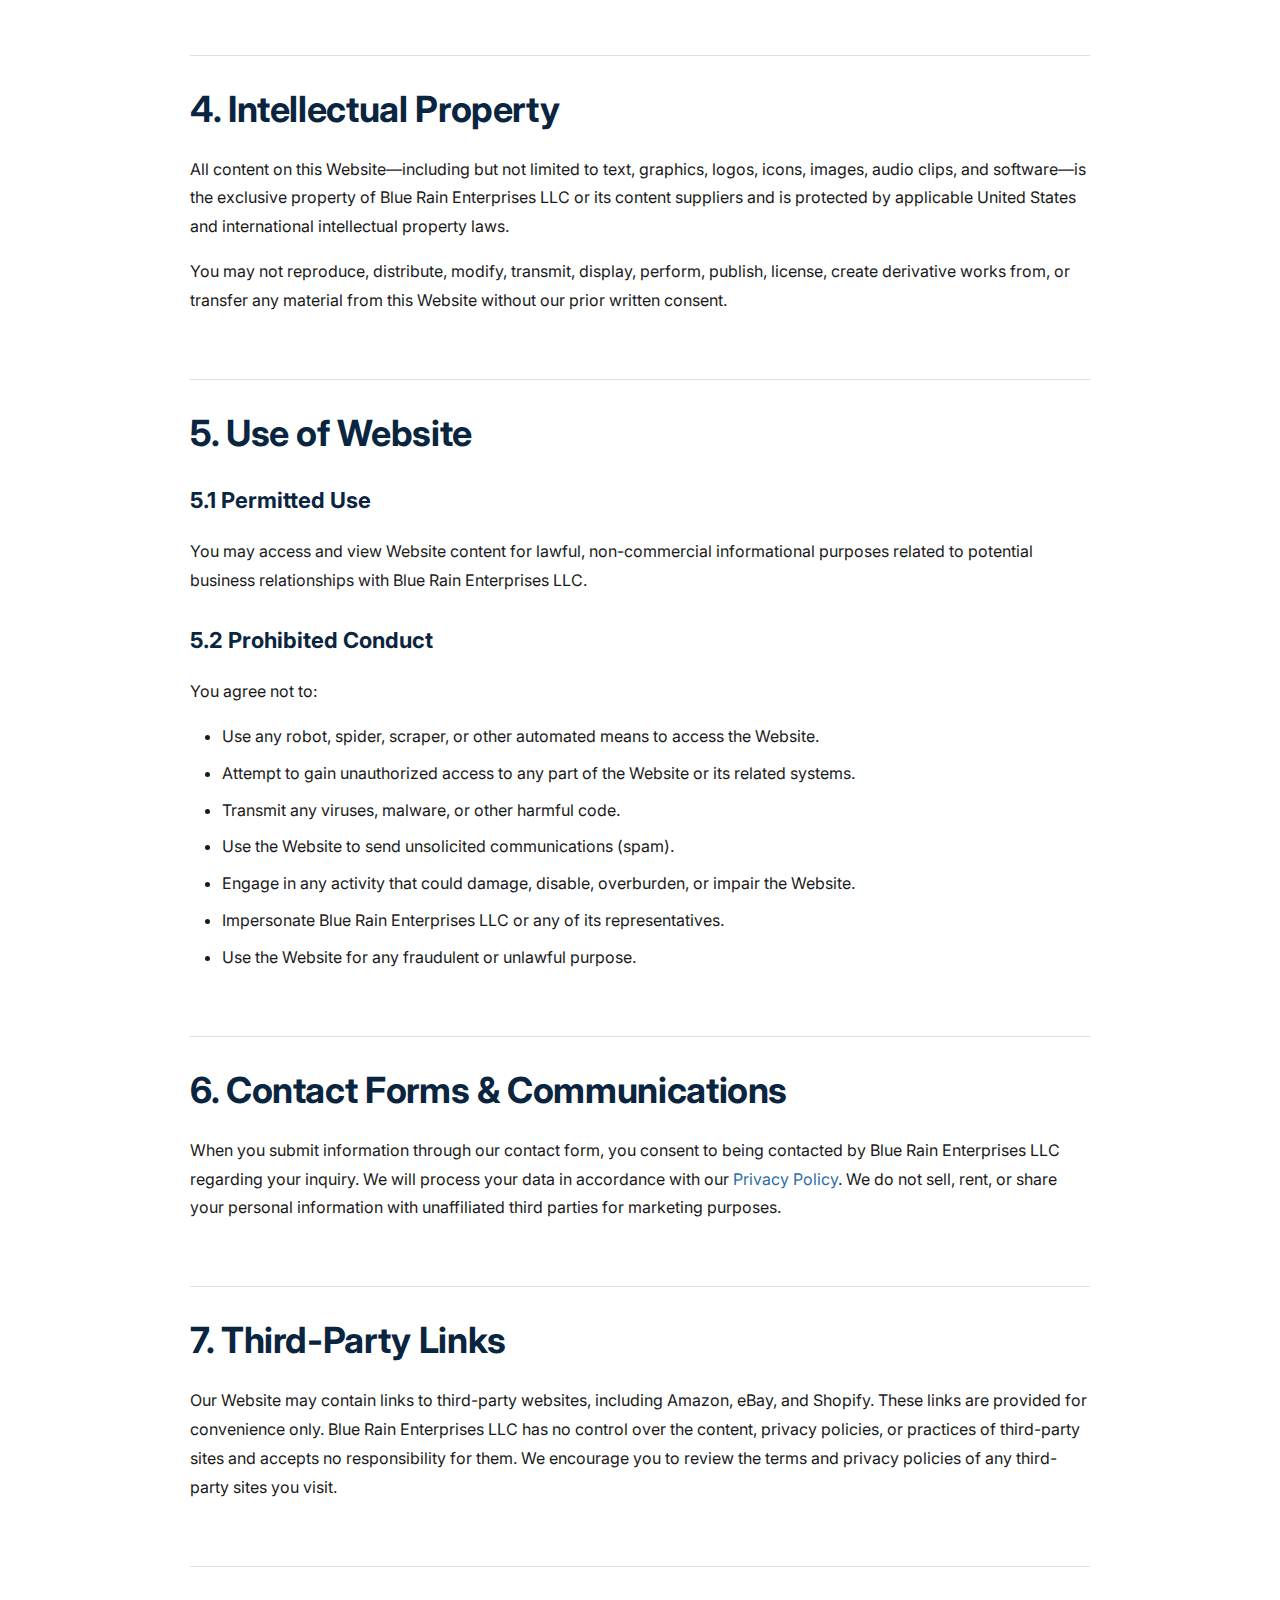
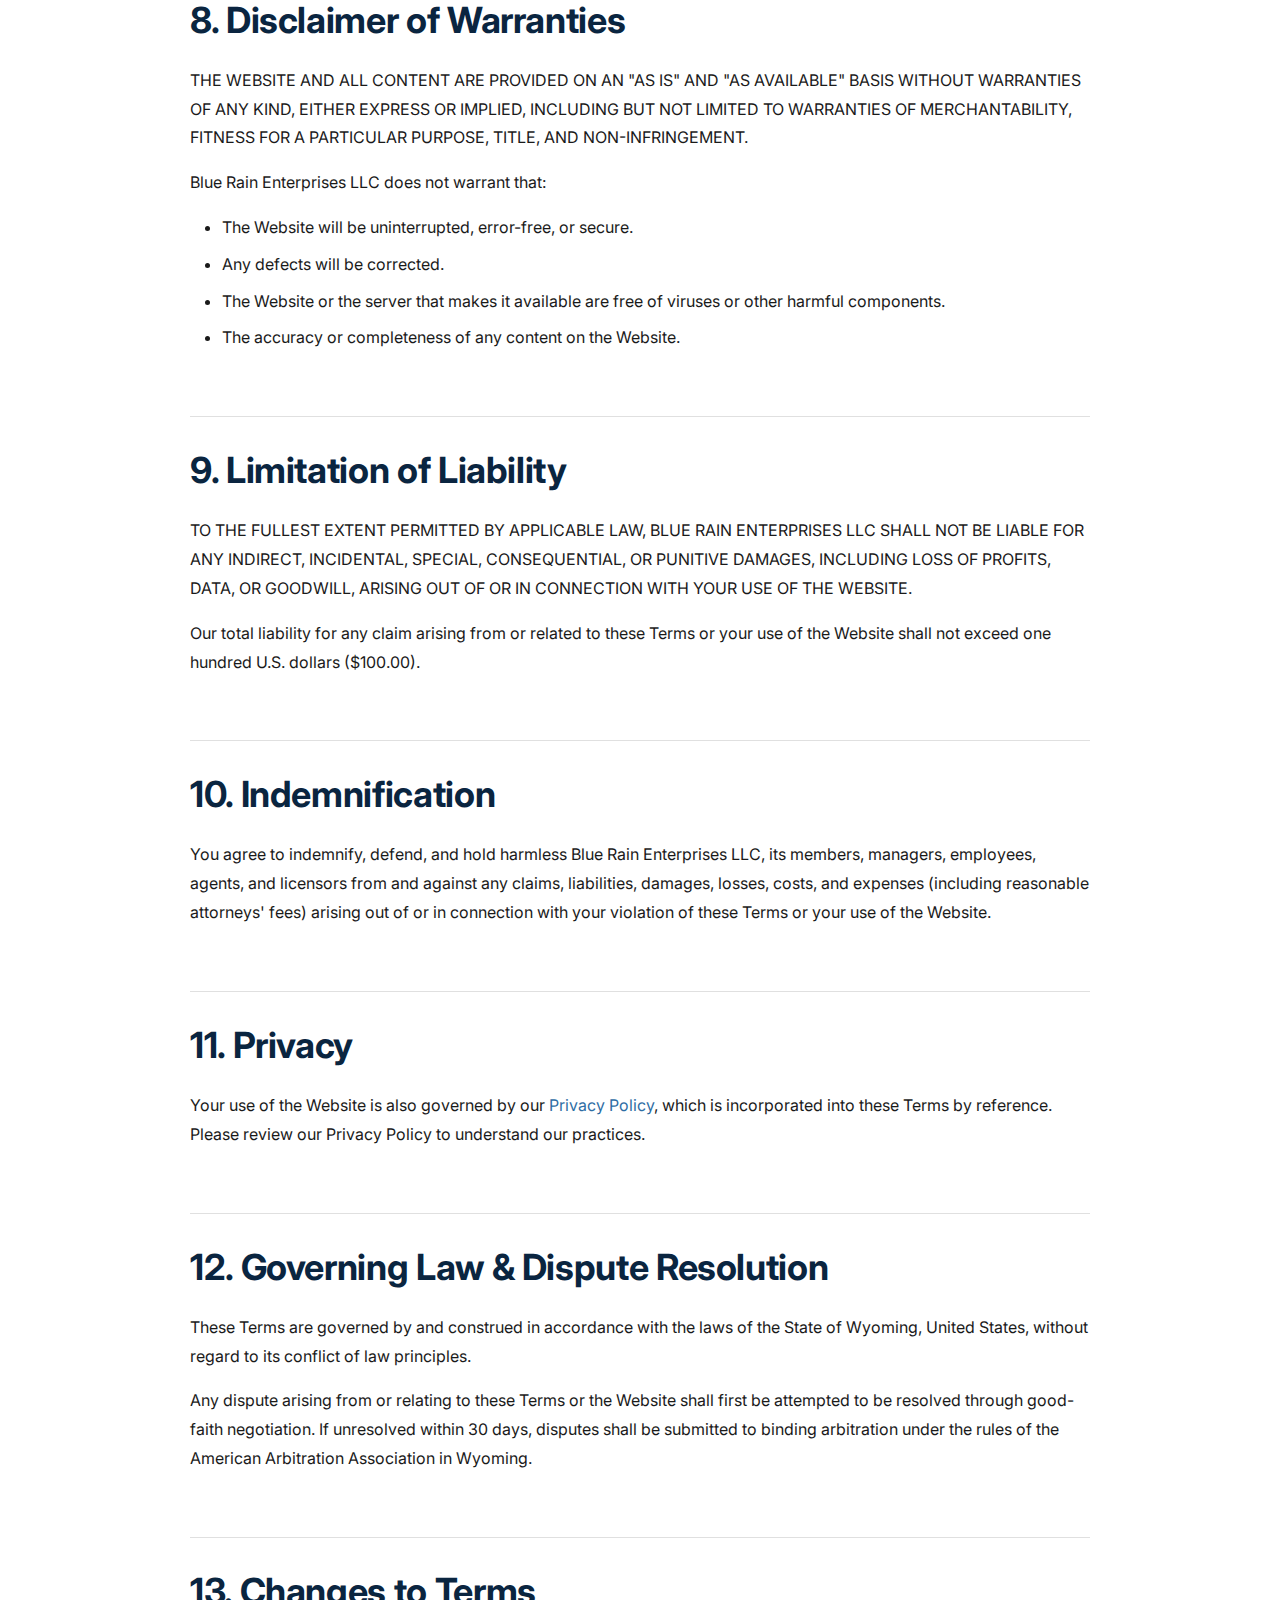
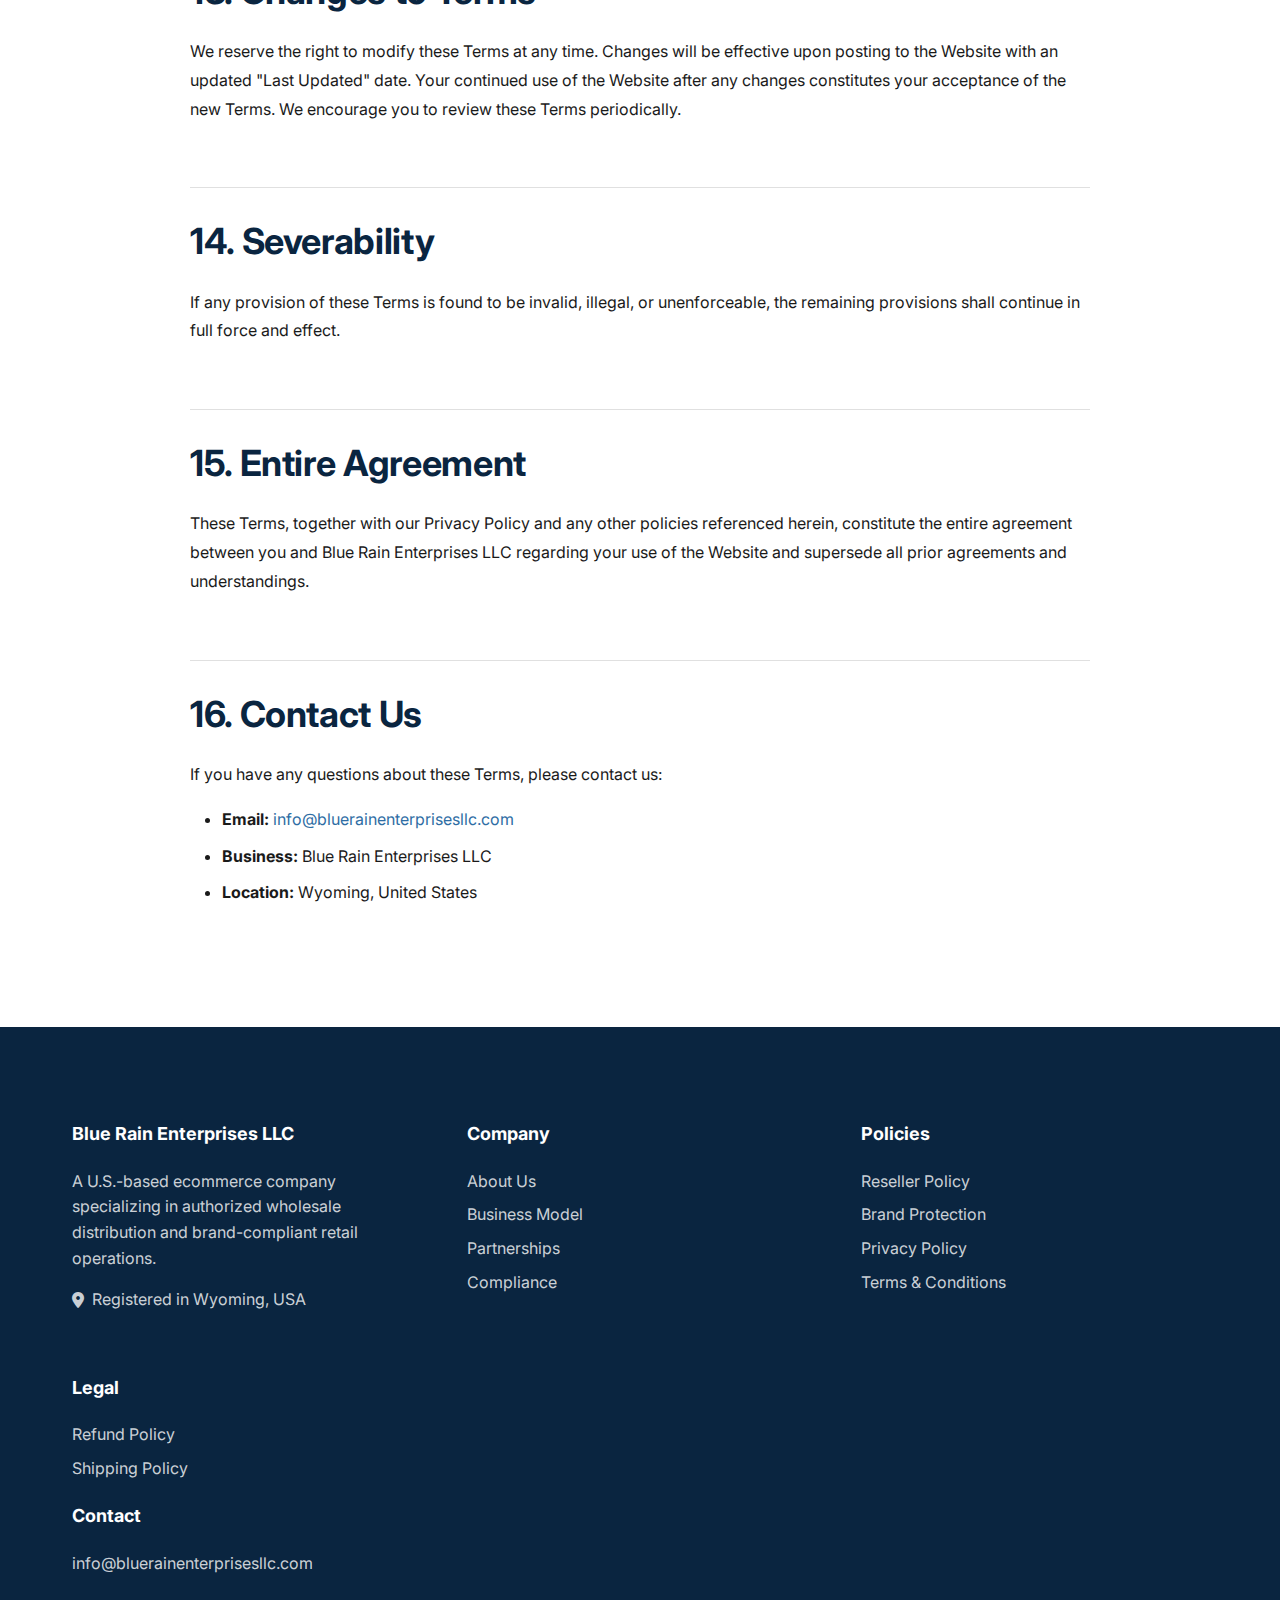
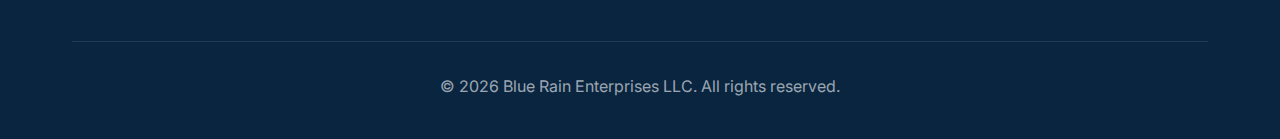
<file: terms.html>
<!DOCTYPE html>
<html lang="en">
<head>
    <meta charset="UTF-8">
    <meta name="viewport" content="width=device-width, initial-scale=1.0">
    <meta name="description" content="Blue Rain Enterprises LLC Terms & Conditions - Legal terms governing the use of our website and services.">
    <title>Terms &amp; Conditions | Blue Rain Enterprises LLC</title>
    <link rel="stylesheet" href="css/style.css">
    <link href="https://fonts.googleapis.com/css2?family=Inter:wght@300;400;500;600;700&display=swap" rel="stylesheet">
    <link rel="stylesheet" href="https://cdn.jsdelivr.net/npm/@fortawesome/fontawesome-free@6.4.0/css/all.min.css">
</head>
<body>
    <!-- Header & Navigation -->
    <header class="header">
        <div class="container">
            <nav class="nav">
                <div class="logo">
                    <a href="index.html">
                        <img src="images/logo.png" alt="Blue Rain Enterprises LLC Logo" class="logo-img">
                    </a>
                </div>
                <button class="mobile-menu-toggle" aria-label="Toggle menu">
                    <span></span><span></span><span></span>
                </button>
                <ul class="nav-menu">
                    <li><a href="index.html">Home</a></li>
                    <li><a href="about.html">About Us</a></li>
                    <li><a href="business-model.html">Business Model</a></li>
                    <li><a href="wholesale-partnerships.html">Wholesale Partnerships</a></li>
                    <li><a href="authorized-reseller.html">Reseller Policy</a></li>
                    <li><a href="brand-protection.html">Brand Protection</a></li>
                    <li><a href="compliance.html">Compliance</a></li>
                    <li><a href="contact.html" class="cta-nav">Contact Us</a></li>
                </ul>
            </nav>
        </div>
    </header>

    <!-- Page Header -->
    <section class="page-header">
        <div class="container">
            <h1>Terms &amp; Conditions</h1>
            <p>Please read these terms carefully before using our website or services</p>
        </div>
    </section>

    <!-- Legal Content -->
    <section class="legal-content-section">
        <div class="container">
            <div class="legal-document">

                <p><strong>Last Updated:</strong> March 1, 2026</p>
                <p>These Terms and Conditions ("Terms") govern your access to and use of the Blue Rain Enterprises LLC website located at <strong>bluerainenterprisesllc.com</strong> ("Website") and any related services. By accessing or using our Website, you agree to be bound by these Terms. If you do not agree, please discontinue use immediately.</p>

                <h2>1. Company Information</h2>
                <p>Blue Rain Enterprises LLC is a Limited Liability Company registered in the State of Wyoming, United States. Our EIN is registered with the Internal Revenue Service. For inquiries, contact us at <a href="mailto:info@bluerainenterprisesllc.com">info@bluerainenterprisesllc.com</a>.</p>

                <h2>2. Acceptance of Terms</h2>
                <p>By visiting this Website, you confirm that:</p>
                <ul>
                    <li>You are at least 18 years of age or have parental consent.</li>
                    <li>You have the legal capacity to enter into binding agreements.</li>
                    <li>You will use the Website only for lawful purposes.</li>
                    <li>All information you provide is accurate and complete.</li>
                </ul>

                <h2>3. Website Purpose</h2>
                <p>This Website is a <strong>B2B informational platform</strong> designed to:</p>
                <ul>
                    <li>Introduce Blue Rain Enterprises LLC to potential wholesale suppliers, manufacturers, and brand owners.</li>
                    <li>Communicate our business model, compliance policies, and partnership approach.</li>
                    <li>Facilitate initial contact for wholesale partnership inquiries.</li>
                </ul>
                <p>This Website does not constitute an offer to sell products directly to consumers. Consumer transactions occur on our marketplace channels (Amazon, eBay, Shopify) and are governed by those platforms' respective terms.</p>

                <h2>4. Intellectual Property</h2>
                <p>All content on this Website—including but not limited to text, graphics, logos, icons, images, audio clips, and software—is the exclusive property of Blue Rain Enterprises LLC or its content suppliers and is protected by applicable United States and international intellectual property laws.</p>
                <p>You may not reproduce, distribute, modify, transmit, display, perform, publish, license, create derivative works from, or transfer any material from this Website without our prior written consent.</p>

                <h2>5. Use of Website</h2>
                <h3>5.1 Permitted Use</h3>
                <p>You may access and view Website content for lawful, non-commercial informational purposes related to potential business relationships with Blue Rain Enterprises LLC.</p>

                <h3>5.2 Prohibited Conduct</h3>
                <p>You agree not to:</p>
                <ul>
                    <li>Use any robot, spider, scraper, or other automated means to access the Website.</li>
                    <li>Attempt to gain unauthorized access to any part of the Website or its related systems.</li>
                    <li>Transmit any viruses, malware, or other harmful code.</li>
                    <li>Use the Website to send unsolicited communications (spam).</li>
                    <li>Engage in any activity that could damage, disable, overburden, or impair the Website.</li>
                    <li>Impersonate Blue Rain Enterprises LLC or any of its representatives.</li>
                    <li>Use the Website for any fraudulent or unlawful purpose.</li>
                </ul>

                <h2>6. Contact Forms & Communications</h2>
                <p>When you submit information through our contact form, you consent to being contacted by Blue Rain Enterprises LLC regarding your inquiry. We will process your data in accordance with our <a href="privacy-policy.html">Privacy Policy</a>. We do not sell, rent, or share your personal information with unaffiliated third parties for marketing purposes.</p>

                <h2>7. Third-Party Links</h2>
                <p>Our Website may contain links to third-party websites, including Amazon, eBay, and Shopify. These links are provided for convenience only. Blue Rain Enterprises LLC has no control over the content, privacy policies, or practices of third-party sites and accepts no responsibility for them. We encourage you to review the terms and privacy policies of any third-party sites you visit.</p>

                <h2>8. Disclaimer of Warranties</h2>
                <p>THE WEBSITE AND ALL CONTENT ARE PROVIDED ON AN "AS IS" AND "AS AVAILABLE" BASIS WITHOUT WARRANTIES OF ANY KIND, EITHER EXPRESS OR IMPLIED, INCLUDING BUT NOT LIMITED TO WARRANTIES OF MERCHANTABILITY, FITNESS FOR A PARTICULAR PURPOSE, TITLE, AND NON-INFRINGEMENT.</p>
                <p>Blue Rain Enterprises LLC does not warrant that:</p>
                <ul>
                    <li>The Website will be uninterrupted, error-free, or secure.</li>
                    <li>Any defects will be corrected.</li>
                    <li>The Website or the server that makes it available are free of viruses or other harmful components.</li>
                    <li>The accuracy or completeness of any content on the Website.</li>
                </ul>

                <h2>9. Limitation of Liability</h2>
                <p>TO THE FULLEST EXTENT PERMITTED BY APPLICABLE LAW, BLUE RAIN ENTERPRISES LLC SHALL NOT BE LIABLE FOR ANY INDIRECT, INCIDENTAL, SPECIAL, CONSEQUENTIAL, OR PUNITIVE DAMAGES, INCLUDING LOSS OF PROFITS, DATA, OR GOODWILL, ARISING OUT OF OR IN CONNECTION WITH YOUR USE OF THE WEBSITE.</p>
                <p>Our total liability for any claim arising from or related to these Terms or your use of the Website shall not exceed one hundred U.S. dollars ($100.00).</p>

                <h2>10. Indemnification</h2>
                <p>You agree to indemnify, defend, and hold harmless Blue Rain Enterprises LLC, its members, managers, employees, agents, and licensors from and against any claims, liabilities, damages, losses, costs, and expenses (including reasonable attorneys' fees) arising out of or in connection with your violation of these Terms or your use of the Website.</p>

                <h2>11. Privacy</h2>
                <p>Your use of the Website is also governed by our <a href="privacy-policy.html">Privacy Policy</a>, which is incorporated into these Terms by reference. Please review our Privacy Policy to understand our practices.</p>

                <h2>12. Governing Law & Dispute Resolution</h2>
                <p>These Terms are governed by and construed in accordance with the laws of the State of Wyoming, United States, without regard to its conflict of law principles.</p>
                <p>Any dispute arising from or relating to these Terms or the Website shall first be attempted to be resolved through good-faith negotiation. If unresolved within 30 days, disputes shall be submitted to binding arbitration under the rules of the American Arbitration Association in Wyoming.</p>

                <h2>13. Changes to Terms</h2>
                <p>We reserve the right to modify these Terms at any time. Changes will be effective upon posting to the Website with an updated "Last Updated" date. Your continued use of the Website after any changes constitutes your acceptance of the new Terms. We encourage you to review these Terms periodically.</p>

                <h2>14. Severability</h2>
                <p>If any provision of these Terms is found to be invalid, illegal, or unenforceable, the remaining provisions shall continue in full force and effect.</p>

                <h2>15. Entire Agreement</h2>
                <p>These Terms, together with our Privacy Policy and any other policies referenced herein, constitute the entire agreement between you and Blue Rain Enterprises LLC regarding your use of the Website and supersede all prior agreements and understandings.</p>

                <h2>16. Contact Us</h2>
                <p>If you have any questions about these Terms, please contact us:</p>
                <ul>
                    <li><strong>Email:</strong> <a href="mailto:info@bluerainenterprisesllc.com">info@bluerainenterprisesllc.com</a></li>
                    <li><strong>Business:</strong> Blue Rain Enterprises LLC</li>
                    <li><strong>Location:</strong> Wyoming, United States</li>
                </ul>

            </div>
        </div>
    </section>

    <!-- Footer -->
    <footer class="footer">
        <div class="container">
            <div class="footer-grid">
                <div class="footer-col">
                    <h4>Blue Rain Enterprises LLC</h4>
                    <p>A U.S.-based ecommerce company specializing in authorized wholesale distribution and brand-compliant retail operations.</p>
                    <p class="footer-location">
                        <i class="fas fa-map-marker-alt"></i>
                        Registered in Wyoming, USA
                    </p>
                </div>
                <div class="footer-col">
                    <h4>Company</h4>
                    <ul>
                        <li><a href="about.html">About Us</a></li>
                        <li><a href="business-model.html">Business Model</a></li>
                        <li><a href="wholesale-partnerships.html">Partnerships</a></li>
                        <li><a href="compliance.html">Compliance</a></li>
                    </ul>
                </div>
                <div class="footer-col">
                    <h4>Policies</h4>
                    <ul>
                        <li><a href="authorized-reseller.html">Reseller Policy</a></li>
                        <li><a href="brand-protection.html">Brand Protection</a></li>
                        <li><a href="privacy-policy.html">Privacy Policy</a></li>
                        <li><a href="terms.html">Terms &amp; Conditions</a></li>
                    </ul>
                </div>
                <div class="footer-col">
                    <h4>Legal</h4>
                    <ul>
                        <li><a href="refund-policy.html">Refund Policy</a></li>
                        <li><a href="shipping-policy.html">Shipping Policy</a></li>
                    </ul>
                    <h4 style="margin-top: 1.5rem;">Contact</h4>
                    <p><a href="mailto:info@bluerainenterprisesllc.com">info@bluerainenterprisesllc.com</a></p>
                </div>
            </div>
            <div class="footer-bottom">
                <p>&copy; 2026 Blue Rain Enterprises LLC. All rights reserved.</p>
            </div>
        </div>
    </footer>

    <script src="js/main.js"></script>
</body>
</html>
</file>
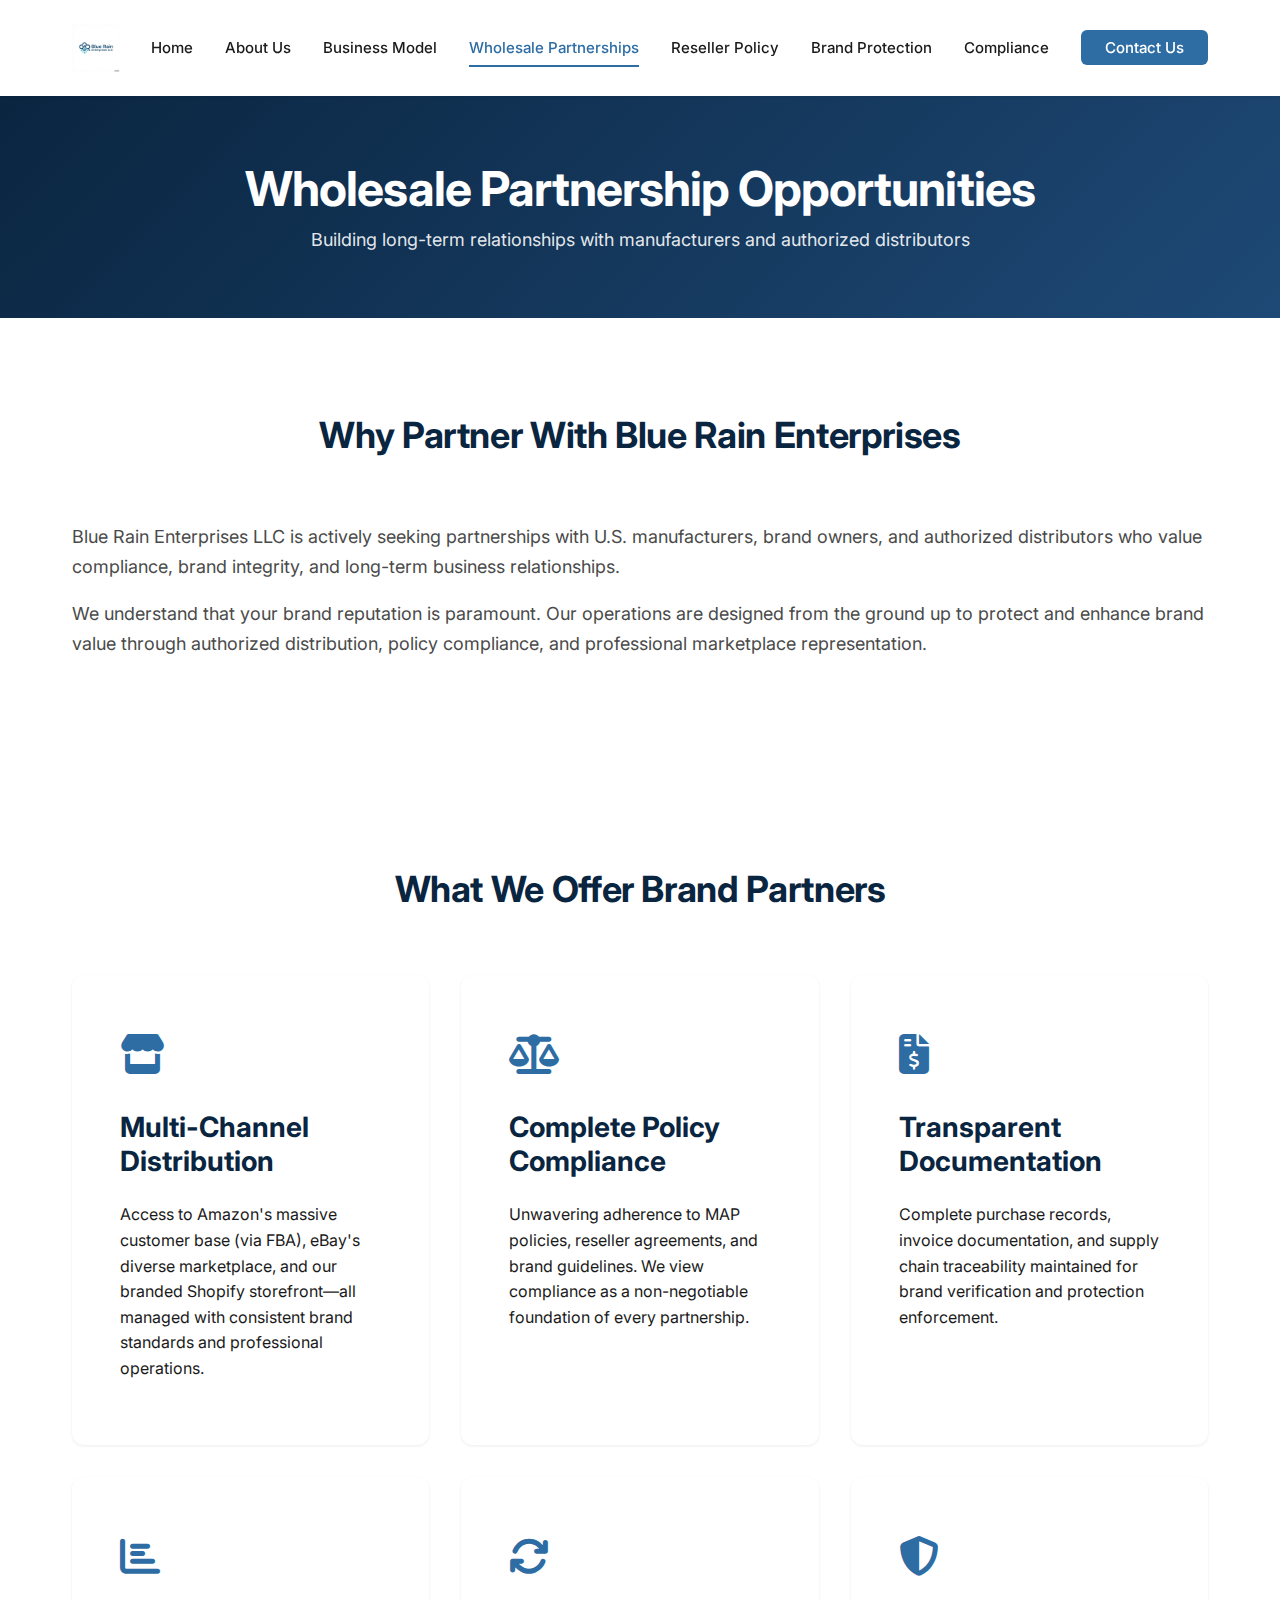
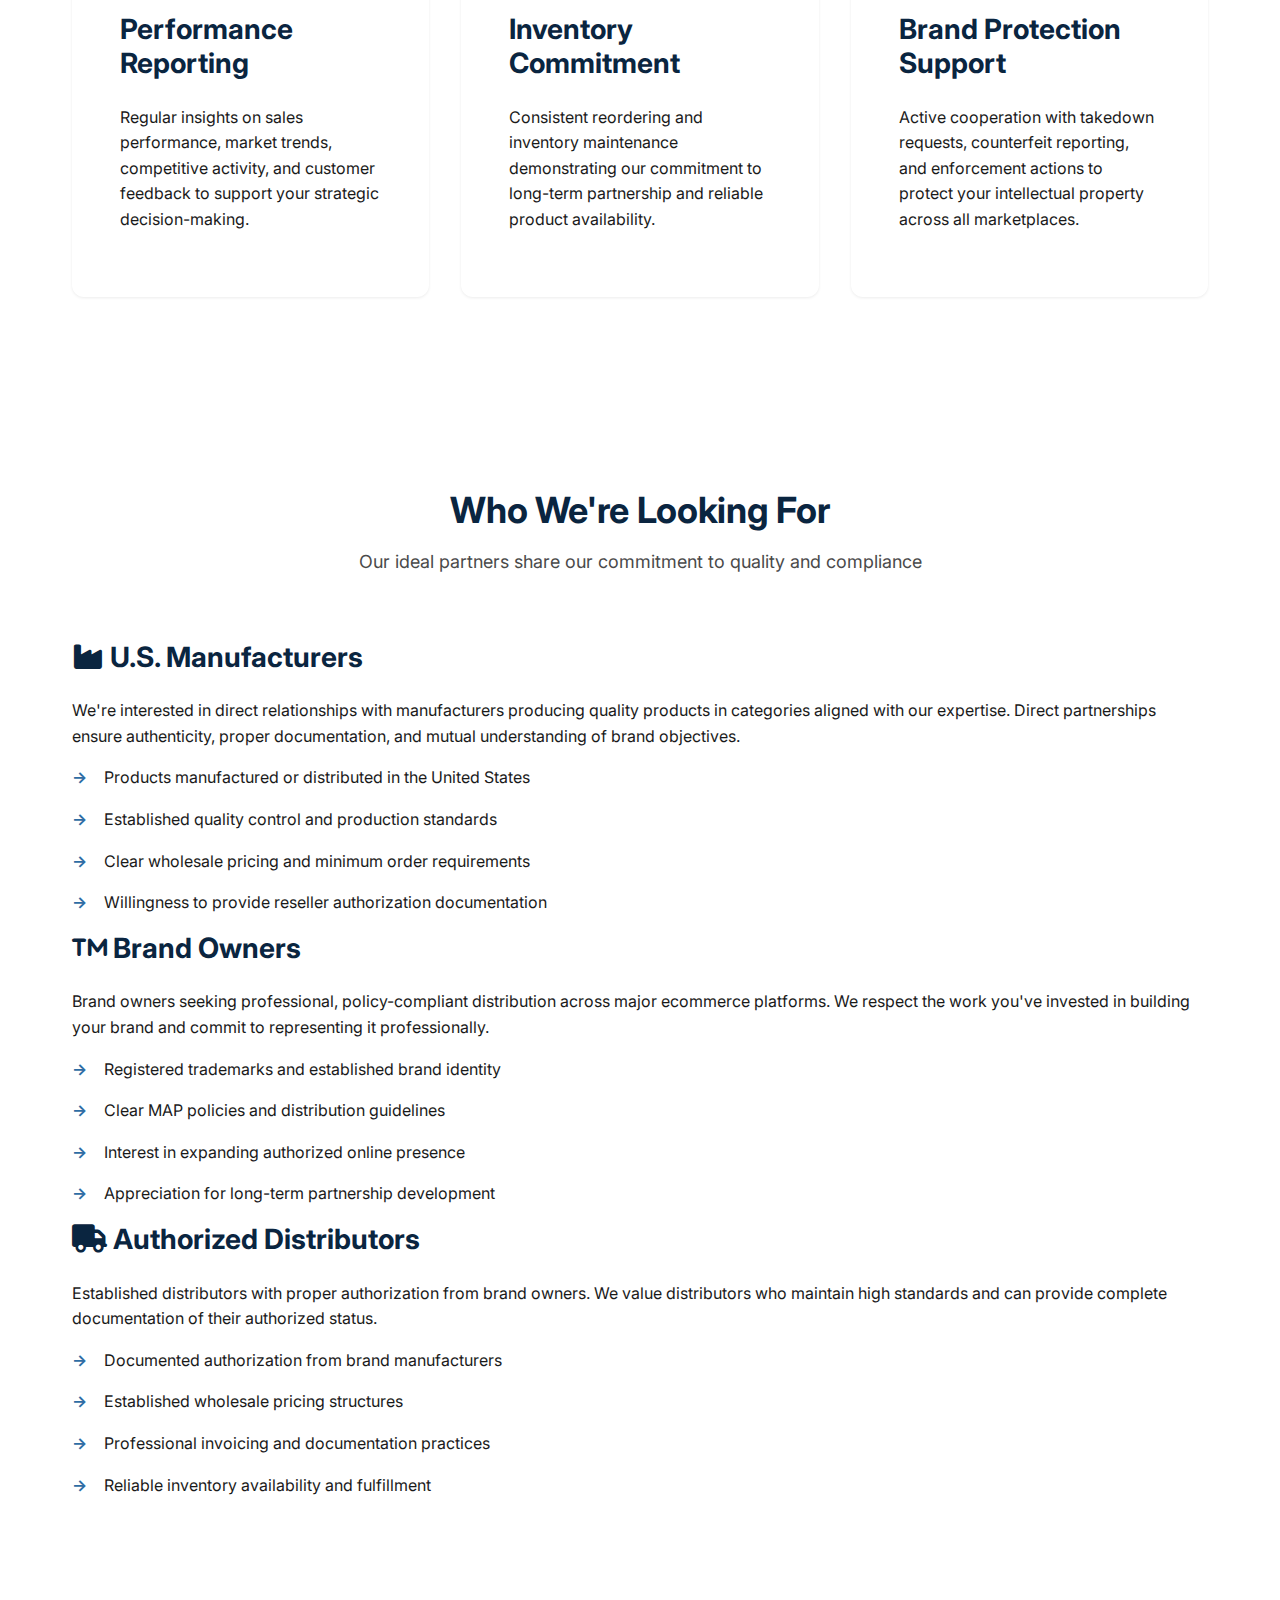
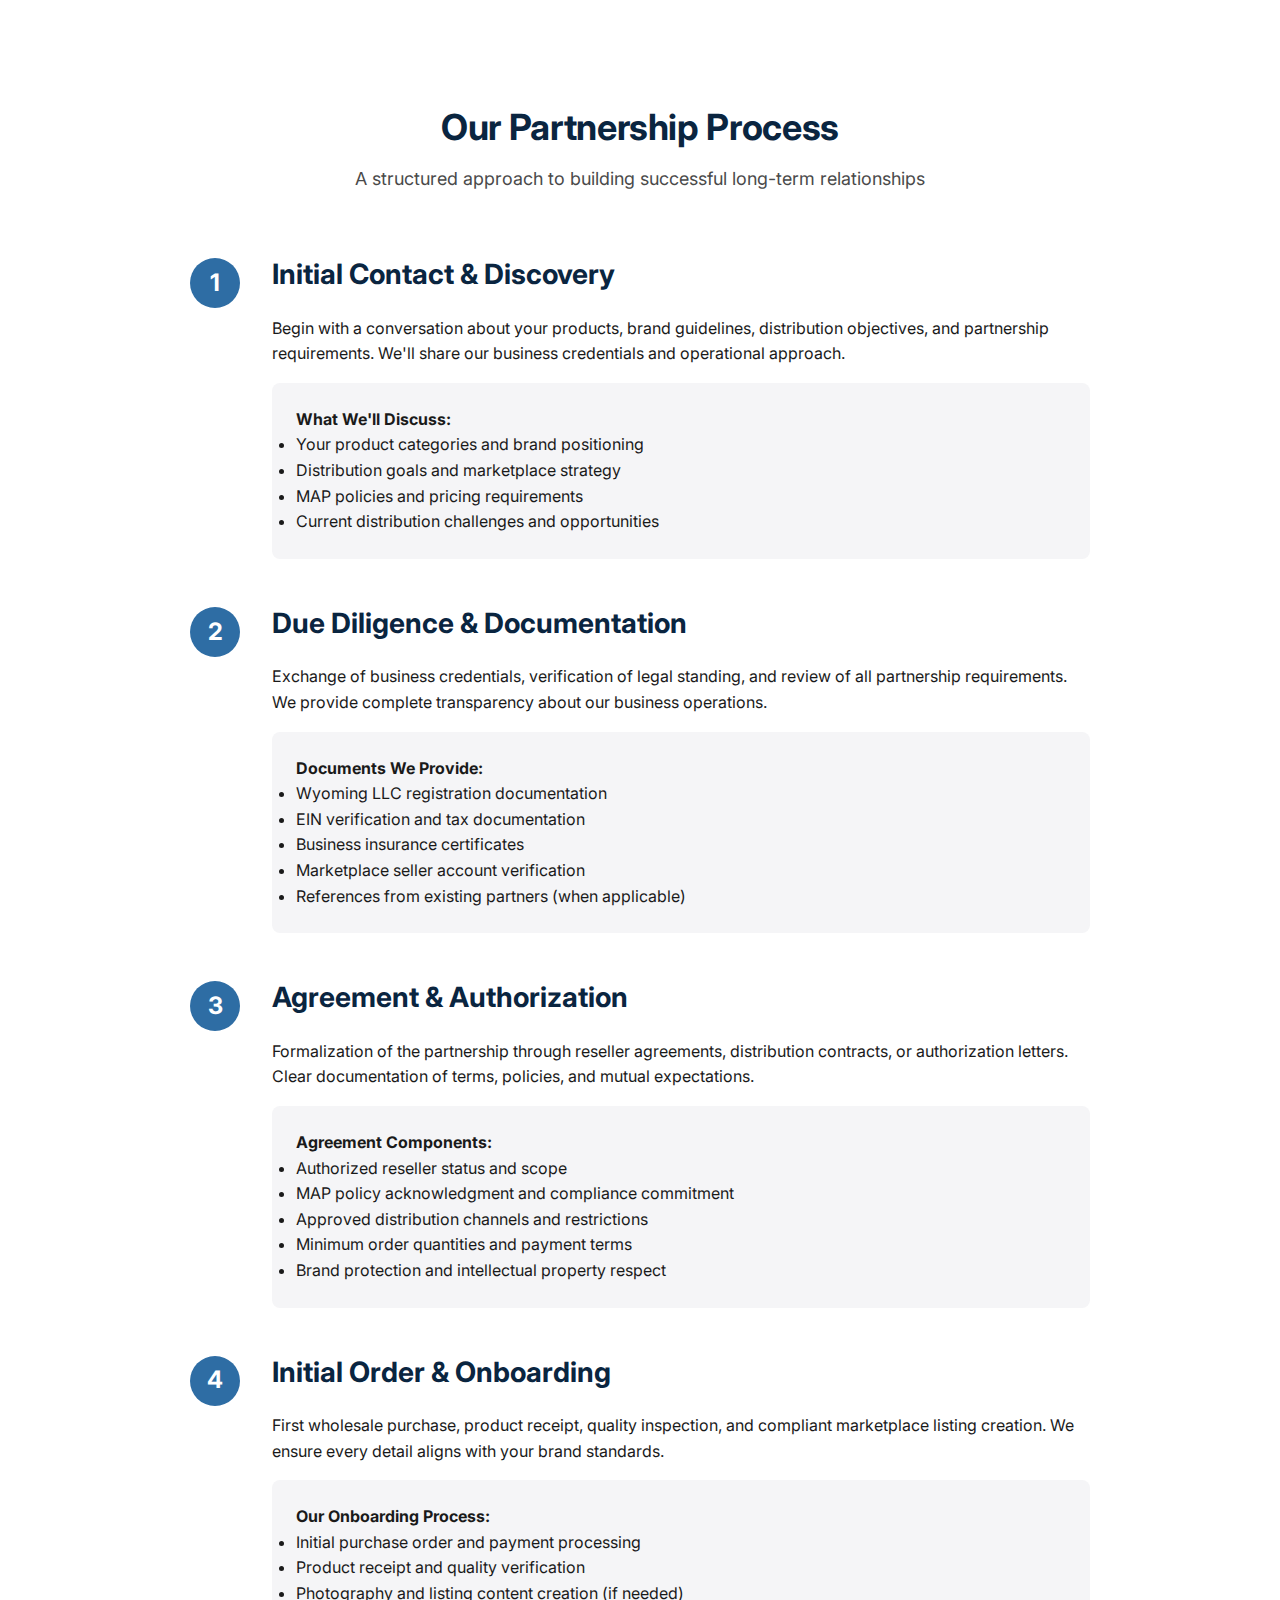
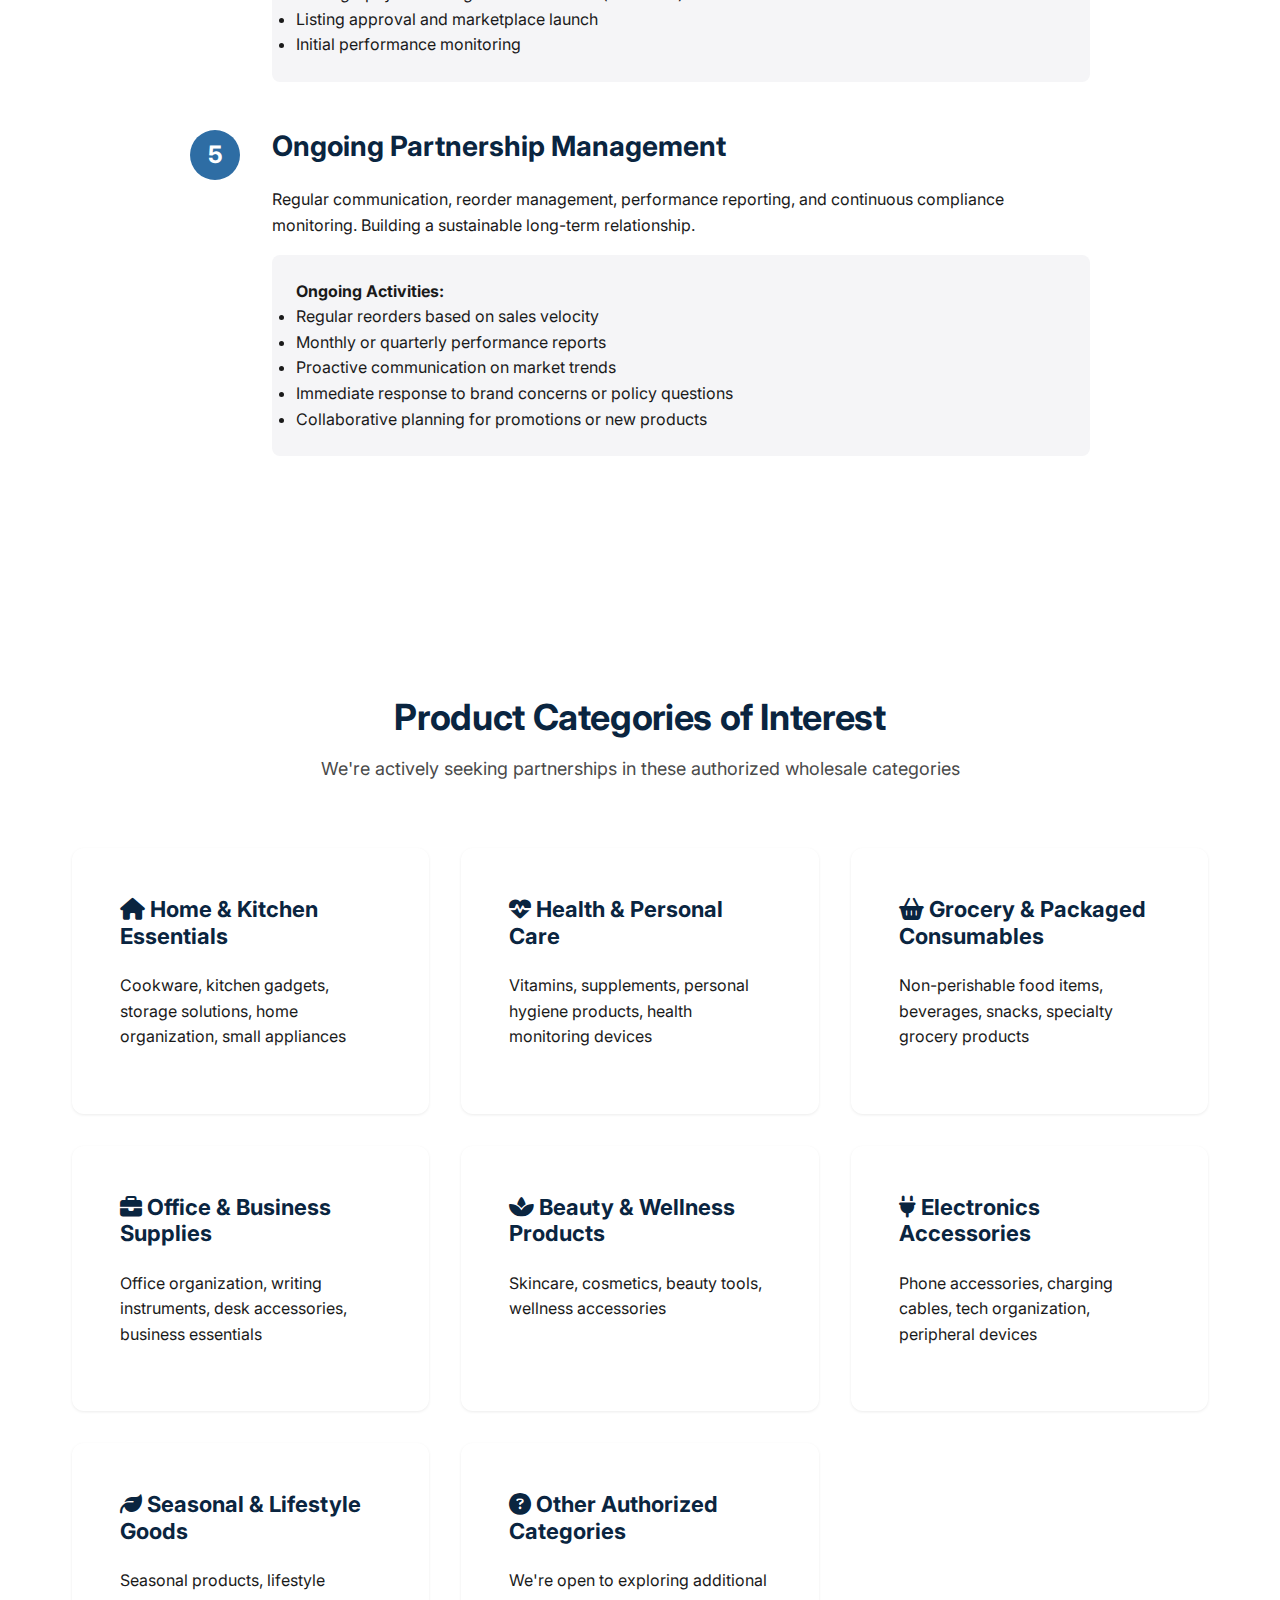
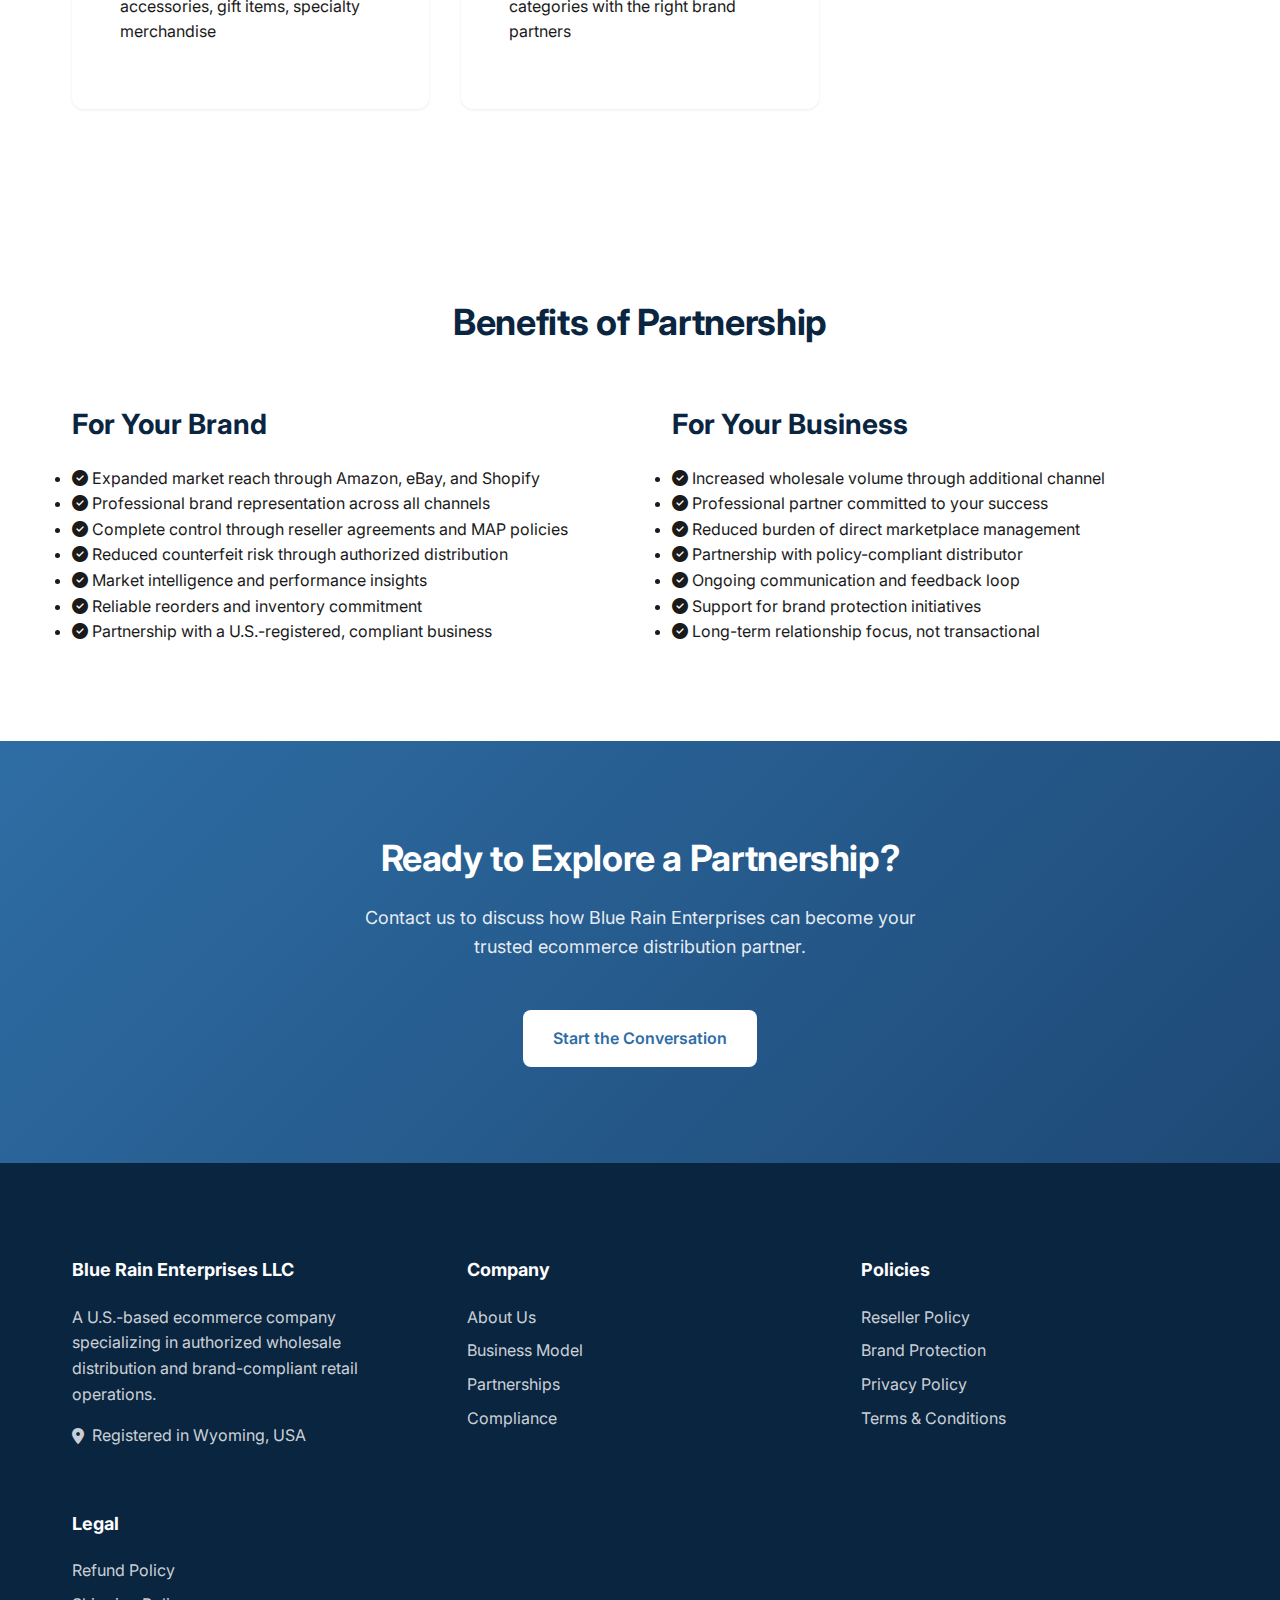
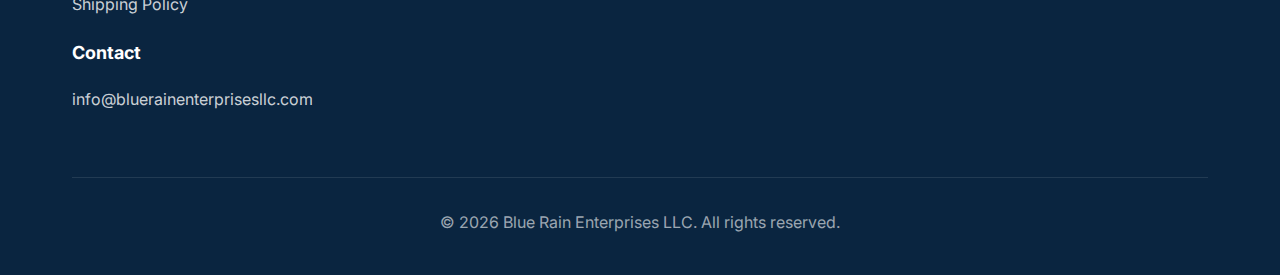
<file: wholesale-partnerships.html>
<!DOCTYPE html>
<html lang="en">
<head>
    <meta charset="UTF-8">
    <meta name="viewport" content="width=device-width, initial-scale=1.0">
    <meta name="description" content="Partner with Blue Rain Enterprises LLC for authorized wholesale distribution. Professional onboarding, long-term relationships, and complete brand compliance.">
    <title>Wholesale Partnerships | Blue Rain Enterprises LLC</title>
    <link rel="stylesheet" href="css/style.css">
    <link href="https://fonts.googleapis.com/css2?family=Inter:wght@300;400;500;600;700&display=swap" rel="stylesheet">
    <link rel="stylesheet" href="https://cdn.jsdelivr.net/npm/@fortawesome/fontawesome-free@6.4.0/css/all.min.css">
</head>
<body>
    <!-- Header & Navigation -->
    <header class="header">
        <div class="container">
            <nav class="nav">
                                <div class="logo">
                    <a href="index.html">
                        <img src="images/logo.png" alt="Blue Rain Enterprises LLC Logo" class="logo-img">
                    </a>
                </div>
                <button class="mobile-menu-toggle" aria-label="Toggle menu">
                    <span></span>
                    <span></span>
                    <span></span>
                </button>
                <ul class="nav-menu">
                    <li><a href="index.html">Home</a></li>
                    <li><a href="about.html">About Us</a></li>
                    <li><a href="business-model.html">Business Model</a></li>
                    <li><a href="wholesale-partnerships.html" class="active">Wholesale Partnerships</a></li>
                    <li><a href="authorized-reseller.html">Reseller Policy</a></li>
                    <li><a href="brand-protection.html">Brand Protection</a></li>
                    <li><a href="compliance.html">Compliance</a></li>
                    <li><a href="contact.html" class="cta-nav">Contact Us</a></li>
                </ul>
            </nav>
        </div>
    </header>

    <!-- Page Header -->
    <section class="page-header">
        <div class="container">
            <h1>Wholesale Partnership Opportunities</h1>
            <p>Building long-term relationships with manufacturers and authorized distributors</p>
        </div>
    </section>

    <!-- Partnership Overview -->
    <section class="content-section">
        <div class="container">
            <div class="section-header">
                <h2>Why Partner With Blue Rain Enterprises</h2>
            </div>
            <div class="partnership-intro">
                <p class="lead-text">Blue Rain Enterprises LLC is actively seeking partnerships with U.S. manufacturers, brand owners, and authorized distributors who value compliance, brand integrity, and long-term business relationships.</p>
                <p class="lead-text">We understand that your brand reputation is paramount. Our operations are designed from the ground up to protect and enhance brand value through authorized distribution, policy compliance, and professional marketplace representation.</p>
            </div>
        </div>
    </section>

    <!-- What We Offer -->
    <section class="offers-section">
        <div class="container">
            <div class="section-header">
                <h2>What We Offer Brand Partners</h2>
            </div>
            <div class="offers-grid">
                <div class="offer-card">
                    <div class="offer-icon">
                        <i class="fas fa-store"></i>
                    </div>
                    <h3>Multi-Channel Distribution</h3>
                    <p>Access to Amazon's massive customer base (via FBA), eBay's diverse marketplace, and our branded Shopify storefront—all managed with consistent brand standards and professional operations.</p>
                </div>
                <div class="offer-card">
                    <div class="offer-icon">
                        <i class="fas fa-balance-scale"></i>
                    </div>
                    <h3>Complete Policy Compliance</h3>
                    <p>Unwavering adherence to MAP policies, reseller agreements, and brand guidelines. We view compliance as a non-negotiable foundation of every partnership.</p>
                </div>
                <div class="offer-card">
                    <div class="offer-icon">
                        <i class="fas fa-file-invoice-dollar"></i>
                    </div>
                    <h3>Transparent Documentation</h3>
                    <p>Complete purchase records, invoice documentation, and supply chain traceability maintained for brand verification and protection enforcement.</p>
                </div>
                <div class="offer-card">
                    <div class="offer-icon">
                        <i class="fas fa-chart-bar"></i>
                    </div>
                    <h3>Performance Reporting</h3>
                    <p>Regular insights on sales performance, market trends, competitive activity, and customer feedback to support your strategic decision-making.</p>
                </div>
                <div class="offer-card">
                    <div class="offer-icon">
                        <i class="fas fa-sync"></i>
                    </div>
                    <h3>Inventory Commitment</h3>
                    <p>Consistent reordering and inventory maintenance demonstrating our commitment to long-term partnership and reliable product availability.</p>
                </div>
                <div class="offer-card">
                    <div class="offer-icon">
                        <i class="fas fa-shield-alt"></i>
                    </div>
                    <h3>Brand Protection Support</h3>
                    <p>Active cooperation with takedown requests, counterfeit reporting, and enforcement actions to protect your intellectual property across all marketplaces.</p>
                </div>
            </div>
        </div>
    </section>

    <!-- Ideal Partners -->
    <section class="ideal-partners-section">
        <div class="container">
            <div class="section-header">
                <h2>Who We're Looking For</h2>
                <p>Our ideal partners share our commitment to quality and compliance</p>
            </div>
            <div class="partners-content">
                <div class="partner-type">
                    <h3><i class="fas fa-industry"></i> U.S. Manufacturers</h3>
                    <p>We're interested in direct relationships with manufacturers producing quality products in categories aligned with our expertise. Direct partnerships ensure authenticity, proper documentation, and mutual understanding of brand objectives.</p>
                    <ul class="styled-list">
                        <li>Products manufactured or distributed in the United States</li>
                        <li>Established quality control and production standards</li>
                        <li>Clear wholesale pricing and minimum order requirements</li>
                        <li>Willingness to provide reseller authorization documentation</li>
                    </ul>
                </div>
                <div class="partner-type">
                    <h3><i class="fas fa-trademark"></i> Brand Owners</h3>
                    <p>Brand owners seeking professional, policy-compliant distribution across major ecommerce platforms. We respect the work you've invested in building your brand and commit to representing it professionally.</p>
                    <ul class="styled-list">
                        <li>Registered trademarks and established brand identity</li>
                        <li>Clear MAP policies and distribution guidelines</li>
                        <li>Interest in expanding authorized online presence</li>
                        <li>Appreciation for long-term partnership development</li>
                    </ul>
                </div>
                <div class="partner-type">
                    <h3><i class="fas fa-truck"></i> Authorized Distributors</h3>
                    <p>Established distributors with proper authorization from brand owners. We value distributors who maintain high standards and can provide complete documentation of their authorized status.</p>
                    <ul class="styled-list">
                        <li>Documented authorization from brand manufacturers</li>
                        <li>Established wholesale pricing structures</li>
                        <li>Professional invoicing and documentation practices</li>
                        <li>Reliable inventory availability and fulfillment</li>
                    </ul>
                </div>
            </div>
        </div>
    </section>

    <!-- Partnership Process -->
    <section class="process-section">
        <div class="container">
            <div class="section-header">
                <h2>Our Partnership Process</h2>
                <p>A structured approach to building successful long-term relationships</p>
            </div>
            <div class="process-timeline">
                <div class="timeline-item">
                    <div class="timeline-marker">1</div>
                    <div class="timeline-content">
                        <h3>Initial Contact & Discovery</h3>
                        <p>Begin with a conversation about your products, brand guidelines, distribution objectives, and partnership requirements. We'll share our business credentials and operational approach.</p>
                        <div class="timeline-details">
                            <strong>What We'll Discuss:</strong>
                            <ul>
                                <li>Your product categories and brand positioning</li>
                                <li>Distribution goals and marketplace strategy</li>
                                <li>MAP policies and pricing requirements</li>
                                <li>Current distribution challenges and opportunities</li>
                            </ul>
                        </div>
                    </div>
                </div>
                <div class="timeline-item">
                    <div class="timeline-marker">2</div>
                    <div class="timeline-content">
                        <h3>Due Diligence & Documentation</h3>
                        <p>Exchange of business credentials, verification of legal standing, and review of all partnership requirements. We provide complete transparency about our business operations.</p>
                        <div class="timeline-details">
                            <strong>Documents We Provide:</strong>
                            <ul>
                                <li>Wyoming LLC registration documentation</li>
                                <li>EIN verification and tax documentation</li>
                                <li>Business insurance certificates</li>
                                <li>Marketplace seller account verification</li>
                                <li>References from existing partners (when applicable)</li>
                            </ul>
                        </div>
                    </div>
                </div>
                <div class="timeline-item">
                    <div class="timeline-marker">3</div>
                    <div class="timeline-content">
                        <h3>Agreement & Authorization</h3>
                        <p>Formalization of the partnership through reseller agreements, distribution contracts, or authorization letters. Clear documentation of terms, policies, and mutual expectations.</p>
                        <div class="timeline-details">
                            <strong>Agreement Components:</strong>
                            <ul>
                                <li>Authorized reseller status and scope</li>
                                <li>MAP policy acknowledgment and compliance commitment</li>
                                <li>Approved distribution channels and restrictions</li>
                                <li>Minimum order quantities and payment terms</li>
                                <li>Brand protection and intellectual property respect</li>
                            </ul>
                        </div>
                    </div>
                </div>
                <div class="timeline-item">
                    <div class="timeline-marker">4</div>
                    <div class="timeline-content">
                        <h3>Initial Order & Onboarding</h3>
                        <p>First wholesale purchase, product receipt, quality inspection, and compliant marketplace listing creation. We ensure every detail aligns with your brand standards.</p>
                        <div class="timeline-details">
                            <strong>Our Onboarding Process:</strong>
                            <ul>
                                <li>Initial purchase order and payment processing</li>
                                <li>Product receipt and quality verification</li>
                                <li>Photography and listing content creation (if needed)</li>
                                <li>Listing approval and marketplace launch</li>
                                <li>Initial performance monitoring</li>
                            </ul>
                        </div>
                    </div>
                </div>
                <div class="timeline-item">
                    <div class="timeline-marker">5</div>
                    <div class="timeline-content">
                        <h3>Ongoing Partnership Management</h3>
                        <p>Regular communication, reorder management, performance reporting, and continuous compliance monitoring. Building a sustainable long-term relationship.</p>
                        <div class="timeline-details">
                            <strong>Ongoing Activities:</strong>
                            <ul>
                                <li>Regular reorders based on sales velocity</li>
                                <li>Monthly or quarterly performance reports</li>
                                <li>Proactive communication on market trends</li>
                                <li>Immediate response to brand concerns or policy questions</li>
                                <li>Collaborative planning for promotions or new products</li>
                            </ul>
                        </div>
                    </div>
                </div>
            </div>
        </div>
    </section>

    <!-- Product Categories -->
    <section class="categories-interest-section">
        <div class="container">
            <div class="section-header">
                <h2>Product Categories of Interest</h2>
                <p>We're actively seeking partnerships in these authorized wholesale categories</p>
            </div>
            <div class="categories-detail-grid">
                <div class="category-detail-card">
                    <h4><i class="fas fa-home"></i> Home & Kitchen Essentials</h4>
                    <p>Cookware, kitchen gadgets, storage solutions, home organization, small appliances</p>
                </div>
                <div class="category-detail-card">
                    <h4><i class="fas fa-heartbeat"></i> Health & Personal Care</h4>
                    <p>Vitamins, supplements, personal hygiene products, health monitoring devices</p>
                </div>
                <div class="category-detail-card">
                    <h4><i class="fas fa-shopping-basket"></i> Grocery & Packaged Consumables</h4>
                    <p>Non-perishable food items, beverages, snacks, specialty grocery products</p>
                </div>
                <div class="category-detail-card">
                    <h4><i class="fas fa-briefcase"></i> Office & Business Supplies</h4>
                    <p>Office organization, writing instruments, desk accessories, business essentials</p>
                </div>
                <div class="category-detail-card">
                    <h4><i class="fas fa-spa"></i> Beauty & Wellness Products</h4>
                    <p>Skincare, cosmetics, beauty tools, wellness accessories</p>
                </div>
                <div class="category-detail-card">
                    <h4><i class="fas fa-plug"></i> Electronics Accessories</h4>
                    <p>Phone accessories, charging cables, tech organization, peripheral devices</p>
                </div>
                <div class="category-detail-card">
                    <h4><i class="fas fa-leaf"></i> Seasonal & Lifestyle Goods</h4>
                    <p>Seasonal products, lifestyle accessories, gift items, specialty merchandise</p>
                </div>
                <div class="category-detail-card">
                    <h4><i class="fas fa-question-circle"></i> Other Authorized Categories</h4>
                    <p>We're open to exploring additional categories with the right brand partners</p>
                </div>
            </div>
        </div>
    </section>

    <!-- Partnership Benefits -->
    <section class="benefits-section">
        <div class="container">
            <div class="section-header">
                <h2>Benefits of Partnership</h2>
            </div>
            <div class="benefits-two-col">
                <div class="benefits-col">
                    <h3>For Your Brand</h3>
                    <ul class="benefits-list">
                        <li><i class="fas fa-check-circle"></i> Expanded market reach through Amazon, eBay, and Shopify</li>
                        <li><i class="fas fa-check-circle"></i> Professional brand representation across all channels</li>
                        <li><i class="fas fa-check-circle"></i> Complete control through reseller agreements and MAP policies</li>
                        <li><i class="fas fa-check-circle"></i> Reduced counterfeit risk through authorized distribution</li>
                        <li><i class="fas fa-check-circle"></i> Market intelligence and performance insights</li>
                        <li><i class="fas fa-check-circle"></i> Reliable reorders and inventory commitment</li>
                        <li><i class="fas fa-check-circle"></i> Partnership with a U.S.-registered, compliant business</li>
                    </ul>
                </div>
                <div class="benefits-col">
                    <h3>For Your Business</h3>
                    <ul class="benefits-list">
                        <li><i class="fas fa-check-circle"></i> Increased wholesale volume through additional channel</li>
                        <li><i class="fas fa-check-circle"></i> Professional partner committed to your success</li>
                        <li><i class="fas fa-check-circle"></i> Reduced burden of direct marketplace management</li>
                        <li><i class="fas fa-check-circle"></i> Partnership with policy-compliant distributor</li>
                        <li><i class="fas fa-check-circle"></i> Ongoing communication and feedback loop</li>
                        <li><i class="fas fa-check-circle"></i> Support for brand protection initiatives</li>
                        <li><i class="fas fa-check-circle"></i> Long-term relationship focus, not transactional</li>
                    </ul>
                </div>
            </div>
        </div>
    </section>

    <!-- CTA Section -->
    <section class="cta-section">
        <div class="container">
            <div class="cta-content">
                <h2>Ready to Explore a Partnership?</h2>
                <p>Contact us to discuss how Blue Rain Enterprises can become your trusted ecommerce distribution partner.</p>
                <a href="contact.html" class="btn btn-light">Start the Conversation</a>
            </div>
        </div>
    </section>

    <!-- Footer -->
    <footer class="footer">
        <div class="container">
            <div class="footer-grid">
                <div class="footer-col">
                    <h4>Blue Rain Enterprises LLC</h4>
                    <p>A U.S.-based ecommerce company specializing in authorized wholesale distribution and brand-compliant retail operations.</p>
                    <p class="footer-location">
                        <i class="fas fa-map-marker-alt"></i>
                        Registered in Wyoming, USA
                    </p>
                </div>
                <div class="footer-col">
                    <h4>Company</h4>
                    <ul>
                        <li><a href="about.html">About Us</a></li>
                        <li><a href="business-model.html">Business Model</a></li>
                        <li><a href="wholesale-partnerships.html">Partnerships</a></li>
                        <li><a href="compliance.html">Compliance</a></li>
                    </ul>
                </div>
                <div class="footer-col">
                    <h4>Policies</h4>
                    <ul>
                        <li><a href="authorized-reseller.html">Reseller Policy</a></li>
                        <li><a href="brand-protection.html">Brand Protection</a></li>
                        <li><a href="privacy-policy.html">Privacy Policy</a></li>
                        <li><a href="terms.html">Terms & Conditions</a></li>
                    </ul>
                </div>
                <div class="footer-col">
                    <h4>Legal</h4>
                    <ul>
                        <li><a href="refund-policy.html">Refund Policy</a></li>
                        <li><a href="shipping-policy.html">Shipping Policy</a></li>
                    </ul>
                    <h4 style="margin-top: 1.5rem;">Contact</h4>
                    <p><a href="mailto:info@bluerainenterprisesllc.com">info@bluerainenterprisesllc.com</a></p>
                </div>
            </div>
            <div class="footer-bottom">
                <p>&copy; 2026 Blue Rain Enterprises LLC. All rights reserved.</p>
            </div>
        </div>
    </footer>

    <script src="js/main.js"></script>
</body>
</html>
</file>
<file: css/style.css>
/* =================================================================
   Blue Rain Enterprises LLC - Premium Corporate Design System
   ================================================================= */

/* === CSS VARIABLES === */
:root {
    /* Colors */
    --primary-blue: #0A2540;
    --secondary-blue: #1E4976;
    --accent-blue: #2E6DA4;
    --light-blue: #E8F4F8;
    --black: #000000;
    --dark-gray: #1A1A1A;
    --medium-gray: #4A4A4A;
    --light-gray: #F5F5F7;
    --border-gray: #E0E0E0;
    --white: #FFFFFF;
    --gold-accent: #D4AF37;
    
    /* Typography */
    --font-primary: 'Inter', -apple-system, BlinkMacSystemFont, 'Segoe UI', sans-serif;
    --font-weight-light: 300;
    --font-weight-normal: 400;
    --font-weight-medium: 500;
    --font-weight-semibold: 600;
    --font-weight-bold: 700;
    
    /* Spacing */
    --space-xs: 0.5rem;
    --space-sm: 1rem;
    --space-md: 1.5rem;
    --space-lg: 2rem;
    --space-xl: 3rem;
    --space-2xl: 4rem;
    --space-3xl: 6rem;
    
    /* Transitions */
    --transition-fast: 0.2s ease;
    --transition-normal: 0.3s ease;
    --transition-slow: 0.5s ease;
    
    /* Shadows */
    --shadow-sm: 0 1px 3px rgba(0,0,0,0.08);
    --shadow-md: 0 4px 12px rgba(0,0,0,0.1);
    --shadow-lg: 0 8px 24px rgba(0,0,0,0.12);
    --shadow-xl: 0 16px 48px rgba(0,0,0,0.15);
}

/* === RESET & BASE === */
* {
    margin: 0;
    padding: 0;
    box-sizing: border-box;
}

html {
    font-size: 16px;
    scroll-behavior: smooth;
}

body {
    font-family: var(--font-primary);
    font-weight: var(--font-weight-normal);
    line-height: 1.6;
    color: var(--dark-gray);
    background-color: var(--white);
    -webkit-font-smoothing: antialiased;
    -moz-osx-font-smoothing: grayscale;
}

/* === TYPOGRAPHY === */
h1, h2, h3, h4, h5, h6 {
    font-weight: var(--font-weight-bold);
    line-height: 1.2;
    color: var(--primary-blue);
    margin-bottom: var(--space-md);
}

h1 {
    font-size: 3rem;
    letter-spacing: -0.02em;
}

h2 {
    font-size: 2.25rem;
    letter-spacing: -0.01em;
}

h3 {
    font-size: 1.75rem;
}

h4 {
    font-size: 1.375rem;
}

h5 {
    font-size: 1.125rem;
}

h6 {
    font-size: 1rem;
}

p {
    margin-bottom: var(--space-sm);
}

a {
    color: var(--accent-blue);
    text-decoration: none;
    transition: color var(--transition-fast);
}

a:hover {
    color: var(--secondary-blue);
}

/* === CONTAINER & LAYOUT === */
.container {
    max-width: 1200px;
    margin: 0 auto;
    padding: 0 var(--space-lg);
}

@media (max-width: 768px) {
    .container {
        padding: 0 var(--space-sm);
    }
    
    h1 {
        font-size: 2rem;
    }
    
    h2 {
        font-size: 1.75rem;
    }
}

/* === HEADER & NAVIGATION === */
.header {
    background-color: var(--white);
    box-shadow: var(--shadow-sm);
    position: sticky;
    top: 0;
    z-index: 1000;
    transition: box-shadow var(--transition-normal);
}

.header.scrolled {
    box-shadow: var(--shadow-md);
}

.nav {
    display: flex;
    justify-content: space-between;
    align-items: center;
    padding: var(--space-md) 0;
}

.logo-text {
    font-size: 1.25rem;
    font-weight: var(--font-weight-bold);
    color: var(--primary-blue);
    letter-spacing: -0.01em;
}

.nav-menu {
    display: flex;
    list-style: none;
    gap: var(--space-lg);
    align-items: center;
}

.nav-menu a {
    color: var(--dark-gray);
    font-weight: var(--font-weight-medium);
    font-size: 0.9375rem;
    transition: color var(--transition-fast);
    padding: var(--space-xs) 0;
    border-bottom: 2px solid transparent;
}

.nav-menu a:hover,
.nav-menu a.active {
    color: var(--accent-blue);
    border-bottom-color: var(--accent-blue);
}

.nav-menu a.cta-nav {
    background: var(--accent-blue);
    color: var(--white);
    padding: var(--space-xs) var(--space-md);
    border-radius: 6px;
    border: none;
}

.nav-menu a.cta-nav:hover {
    background: var(--secondary-blue);
    color: var(--white);
}

.mobile-menu-toggle {
    display: none;
    flex-direction: column;
    gap: 5px;
    background: none;
    border: none;
    cursor: pointer;
    padding: var(--space-xs);
}

.mobile-menu-toggle span {
    width: 25px;
    height: 2px;
    background-color: var(--primary-blue);
    transition: var(--transition-fast);
}

@media (max-width: 768px) {
    .mobile-menu-toggle {
        display: flex;
    }
    
    .nav-menu {
        position: absolute;
        top: 100%;
        left: 0;
        right: 0;
        background: var(--white);
        flex-direction: column;
        padding: var(--space-md);
        box-shadow: var(--shadow-lg);
        display: none;
        gap: var(--space-sm);
    }
    
    .nav-menu.active {
        display: flex;
    }
    
    .nav-menu a.cta-nav {
        width: 100%;
        text-align: center;
    }
}

/* === BUTTONS === */
.btn {
    display: inline-block;
    padding: 0.875rem 1.75rem;
    font-weight: var(--font-weight-semibold);
    font-size: 1rem;
    text-align: center;
    border-radius: 8px;
    transition: all var(--transition-normal);
    cursor: pointer;
    border: 2px solid transparent;
    text-decoration: none;
}

.btn-primary {
    background: var(--accent-blue);
    color: var(--white);
}

.btn-primary:hover {
    background: var(--secondary-blue);
    transform: translateY(-2px);
    box-shadow: var(--shadow-md);
}

.btn-secondary {
    background: transparent;
    color: var(--accent-blue);
    border-color: var(--accent-blue);
}

.btn-secondary:hover {
    background: var(--accent-blue);
    color: var(--white);
}

.btn-light {
    background: var(--white);
    color: var(--accent-blue);
}

.btn-light:hover {
    background: var(--light-gray);
}

.btn-full {
    width: 100%;
}

/* === HERO SECTION === */
.hero {
    background: linear-gradient(135deg, var(--primary-blue) 0%, var(--secondary-blue) 100%);
    color: var(--white);
    padding: var(--space-3xl) 0;
    text-align: center;
}

.hero-content {
    max-width: 900px;
    margin: 0 auto;
}

.hero-title {
    font-size: 3.5rem;
    font-weight: var(--font-weight-bold);
    color: var(--white);
    margin-bottom: var(--space-md);
    line-height: 1.1;
}

.hero-subtitle {
    font-size: 1.25rem;
    font-weight: var(--font-weight-normal);
    color: rgba(255, 255, 255, 0.9);
    margin-bottom: var(--space-xl);
    line-height: 1.6;
}

.hero-cta {
    display: flex;
    gap: var(--space-md);
    justify-content: center;
    flex-wrap: wrap;
}

@media (max-width: 768px) {
    .hero {
        padding: var(--space-2xl) 0;
    }
    
    .hero-title {
        font-size: 2rem;
    }
    
    .hero-subtitle {
        font-size: 1.125rem;
    }
    
    .hero-cta {
        flex-direction: column;
        gap: var(--space-sm);
    }
    
    .hero-cta .btn {
        width: 100%;
    }
}

/* === TRUST BAR === */
.trust-bar {
    background: var(--light-gray);
    padding: var(--space-lg) 0;
}

.trust-items {
    display: flex;
    justify-content: space-around;
    flex-wrap: wrap;
    gap: var(--space-md);
}

.trust-item {
    display: flex;
    align-items: center;
    gap: var(--space-xs);
    font-weight: var(--font-weight-medium);
    color: var(--primary-blue);
}

.trust-item i {
    font-size: 1.5rem;
    color: var(--accent-blue);
}

@media (max-width: 768px) {
    .trust-items {
        justify-content: center;
    }
    
    .trust-item {
        flex: 0 0 45%;
        justify-content: center;
    }
}

/* === SECTION STYLES === */
.value-section,
.marketplaces-section,
.categories-section,
.content-section,
.offers-section,
.ideal-partners-section,
.process-section,
.principles-section,
.requirements-section,
.map-section,
.marketplace-compliance-section,
.legal-compliance-section,
.ethics-section,
.monitoring-section,
.incident-section,
.reporting-section,
.info-section,
.commitment-section,
.values-section,
.why-partner-section,
.benefits-section,
.categories-interest-section {
    padding: var(--space-3xl) 0;
}

.section-header {
    text-align: center;
    max-width: 800px;
    margin: 0 auto var(--space-2xl);
}

.section-header h2 {
    margin-bottom: var(--space-sm);
}

.section-header p {
    font-size: 1.125rem;
    color: var(--medium-gray);
}

/* === GRID LAYOUTS === */
.value-grid,
.marketplaces-grid,
.categories-grid,
.offers-grid,
.info-grid,
.commitment-grid,
.ethics-grid,
.principles-grid,
.exclusions-grid,
.exclusions-policy-grid,
.protection-content,
.counterfeit-grid,
.marketplace-grid,
.infrastructure-grid,
.inquiry-grid,
.categories-detail-grid,
.faq-grid {
    display: grid;
    grid-template-columns: repeat(auto-fit, minmax(280px, 1fr));
    gap: var(--space-lg);
    margin-top: var(--space-xl);
}

.value-card,
.marketplace-card,
.category-card,
.offer-card,
.info-card,
.commitment-card,
.ethics-card,
.principle-card,
.exclusion-card,
.exclusion-policy-card,
.protection-item,
.counterfeit-card,
.marketplace-compliance-card,
.infra-card,
.inquiry-card,
.category-detail-card {
    background: var(--white);
    padding: var(--space-xl);
    border-radius: 12px;
    box-shadow: var(--shadow-sm);
    transition: all var(--transition-normal);
}

.value-card:hover,
.marketplace-card:hover,
.offer-card:hover,
.commitment-card:hover,
.ethics-card:hover,
.inquiry-card:hover {
    transform: translateY(-5px);
    box-shadow: var(--shadow-lg);
}

.value-icon,
.marketplace-logo,
.offer-icon,
.commitment-icon,
.principle-number,
.exclusion-icon,
.exclusion-policy-icon i {
    font-size: 2.5rem;
    color: var(--accent-blue);
    margin-bottom: var(--space-md);
}

.principle-number {
    width: 60px;
    height: 60px;
    background: var(--accent-blue);
    color: var(--white);
    border-radius: 50%;
    display: flex;
    align-items: center;
    justify-content: center;
    font-size: 1.75rem;
    font-weight: var(--font-weight-bold);
    margin-bottom: var(--space-md);
}

.category-card {
    text-align: center;
    padding: var(--space-lg);
}

.category-card i {
    font-size: 2rem;
    color: var(--accent-blue);
    margin-bottom: var(--space-sm);
}

.category-card h4 {
    font-size: 1rem;
    margin: 0;
}

/* === PAGE HEADER === */
.page-header {
    background: linear-gradient(135deg, var(--primary-blue) 0%, var(--secondary-blue) 100%);
    color: var(--white);
    padding: var(--space-2xl) 0;
    text-align: center;
}

.page-header h1 {
    color: var(--white);
    margin-bottom: var(--space-xs);
}

.page-header p {
    font-size: 1.125rem;
    color: rgba(255, 255, 255, 0.9);
    margin: 0;
}

/* === CTA SECTION === */
.cta-section {
    background: linear-gradient(135deg, var(--accent-blue) 0%, var(--secondary-blue) 100%);
    padding: var(--space-3xl) 0;
    text-align: center;
}

.cta-content h2 {
    color: var(--white);
    margin-bottom: var(--space-md);
}

.cta-content p {
    color: rgba(255, 255, 255, 0.9);
    font-size: 1.125rem;
    margin-bottom: var(--space-xl);
    max-width: 600px;
    margin-left: auto;
    margin-right: auto;
}

/* === FOOTER === */
.footer {
    background: var(--primary-blue);
    color: rgba(255, 255, 255, 0.8);
    padding: var(--space-3xl) 0 var(--space-md);
}

.footer-grid {
    display: grid;
    grid-template-columns: repeat(auto-fit, minmax(250px, 1fr));
    gap: var(--space-xl);
    margin-bottom: var(--space-xl);
}

.footer h4 {
    color: var(--white);
    font-size: 1.125rem;
    margin-bottom: var(--space-md);
}

.footer ul {
    list-style: none;
}

.footer ul li {
    margin-bottom: var(--space-xs);
}

.footer a {
    color: rgba(255, 255, 255, 0.8);
    transition: color var(--transition-fast);
}

.footer a:hover {
    color: var(--white);
}

.footer-location {
    display: flex;
    align-items: center;
    gap: var(--space-xs);
    margin-top: var(--space-sm);
}

.footer-bottom {
    text-align: center;
    padding-top: var(--space-lg);
    border-top: 1px solid rgba(255, 255, 255, 0.1);
    color: rgba(255, 255, 255, 0.6);
}

/* === FORMS === */
.contact-form-container {
    background: var(--white);
    padding: var(--space-xl);
    border-radius: 12px;
    box-shadow: var(--shadow-md);
}

.contact-layout {
    display: grid;
    grid-template-columns: 2fr 1fr;
    gap: var(--space-xl);
    margin-top: var(--space-xl);
}

.form-row {
    display: grid;
    grid-template-columns: 1fr 1fr;
    gap: var(--space-md);
}

.form-group {
    margin-bottom: var(--space-md);
}

.form-group label {
    display: block;
    margin-bottom: var(--space-xs);
    font-weight: var(--font-weight-medium);
    color: var(--dark-gray);
}

.form-group input,
.form-group select,
.form-group textarea {
    width: 100%;
    padding: 0.875rem;
    border: 1px solid var(--border-gray);
    border-radius: 8px;
    font-family: var(--font-primary);
    font-size: 1rem;
    transition: border-color var(--transition-fast);
}

.form-group input:focus,
.form-group select:focus,
.form-group textarea:focus {
    outline: none;
    border-color: var(--accent-blue);
}

.checkbox-group {
    display: flex;
    gap: var(--space-sm);
    align-items: flex-start;
}

.checkbox-group input[type="checkbox"] {
    width: auto;
    margin-top: 4px;
}

.form-message {
    margin-top: var(--space-md);
    padding: var(--space-md);
    border-radius: 8px;
    display: none;
}

.form-message.success {
    background: #d4edda;
    color: #155724;
    display: block;
}

.form-message.error {
    background: #f8d7da;
    color: #721c24;
    display: block;
}

@media (max-width: 768px) {
    .contact-layout {
        grid-template-columns: 1fr;
    }
    
    .form-row {
        grid-template-columns: 1fr;
    }
}

/* === CONTACT INFO === */
.contact-info-container {
    position: sticky;
    top: 100px;
}

.contact-info-card {
    background: var(--light-gray);
    padding: var(--space-md);
    border-radius: 12px;
    margin-bottom: var(--space-md);
    display: flex;
    gap: var(--space-md);
}

.info-icon {
    font-size: 1.5rem;
    color: var(--accent-blue);
}

.info-content h3 {
    font-size: 1rem;
    margin-bottom: var(--space-xs);
}

.info-note {
    font-size: 0.875rem;
    color: var(--medium-gray);
    margin: 0;
}

.urgent-contact {
    background: #FFF3CD;
    padding: var(--space-md);
    border-radius: 12px;
    border-left: 4px solid #FFC107;
}

.urgent-contact h3 {
    font-size: 1rem;
    color: var(--primary-blue);
    margin-bottom: var(--space-xs);
}

/* === LEGAL DOCUMENTS === */
.legal-content-section {
    padding: var(--space-3xl) 0;
    background: var(--white);
}

.legal-document {
    max-width: 900px;
    margin: 0 auto;
    line-height: 1.8;
}

.legal-document h2 {
    margin-top: var(--space-2xl);
    padding-top: var(--space-lg);
    border-top: 1px solid var(--border-gray);
}

.legal-document h2:first-child {
    margin-top: 0;
    padding-top: 0;
    border-top: none;
}

.legal-document h3 {
    margin-top: var(--space-lg);
    font-size: 1.375rem;
}

.legal-document ul,
.legal-document ol {
    margin-left: var(--space-lg);
    margin-bottom: var(--space-md);
}

.legal-document li {
    margin-bottom: var(--space-xs);
}

.styled-list {
    list-style: none;
    margin-left: 0;
}

.styled-list li {
    position: relative;
    padding-left: var(--space-lg);
    margin-bottom: var(--space-sm);
}

.styled-list li:before {
    content: "→";
    position: absolute;
    left: 0;
    color: var(--accent-blue);
    font-weight: bold;
}

/* === PROCESS TIMELINE === */
.process-timeline,
.expectations-timeline {
    max-width: 900px;
    margin: 0 auto;
}

.timeline-item,
.expectation-step,
.response-step,
.process-step {
    display: flex;
    gap: var(--space-lg);
    margin-bottom: var(--space-xl);
}

.timeline-marker,
.step-marker,
.step-number {
    width: 50px;
    height: 50px;
    background: var(--accent-blue);
    color: var(--white);
    border-radius: 50%;
    display: flex;
    align-items: center;
    justify-content: center;
    font-size: 1.5rem;
    font-weight: var(--font-weight-bold);
    flex-shrink: 0;
}

.timeline-content,
.step-content {
    flex: 1;
}

.timeline-details {
    background: var(--light-gray);
    padding: var(--space-md);
    border-radius: 8px;
    margin-top: var(--space-sm);
}

/* === UTILITY CLASSES === */
.lead-text {
    font-size: 1.125rem;
    line-height: 1.7;
    color: var(--medium-gray);
}

.text-center {
    text-align: center;
}

@media (max-width: 768px) {
    .timeline-item,
    .expectation-step {
        flex-direction: column;
        align-items: center;
        text-align: center;
    }
}

/* === TWO COLUMN LAYOUTS === */
.content-two-col,
.benefits-two-col {
    display: grid;
    grid-template-columns: 1fr 1fr;
    gap: var(--space-2xl);
    margin-top: var(--space-xl);
}

@media (max-width: 768px) {
    .content-two-col,
    .benefits-two-col {
        grid-template-columns: 1fr;
    }
}

/* === STATS CARDS === */
.content-stats {
    display: grid;
    grid-template-columns: 1fr 1fr;
    gap: var(--space-md);
}

.stat-card {
    background: var(--light-blue);
    padding: var(--space-md);
    border-radius: 8px;
    text-align: center;
}

.stat-card h3 {
    color: var(--accent-blue);
    font-size: 1.75rem;
    margin-bottom: var(--space-xs);
}

.stat-card p {
    margin: 0;
    color: var(--medium-gray);
    font-size: 0.875rem;
}

/* === ANIMATIONS === */
@keyframes fadeInUp {
    from {
        opacity: 0;
        transform: translateY(20px);
    }
    to {
        opacity: 1;
        transform: translateY(0);
    }
}

.fade-in-up {
    animation: fadeInUp 0.6s ease-out;
}

/* === RESPONSIVE TYPOGRAPHY === */
@media (max-width: 768px) {
    html {
        font-size: 14px;
    }
}
/* === LOGO IMAGE === */
.logo-img {
    height: 48px;
    width: auto;
    display: block;
}

@media (max-width: 768px) {
    .logo-img {
        height: 38px;
    }
}
</file>
